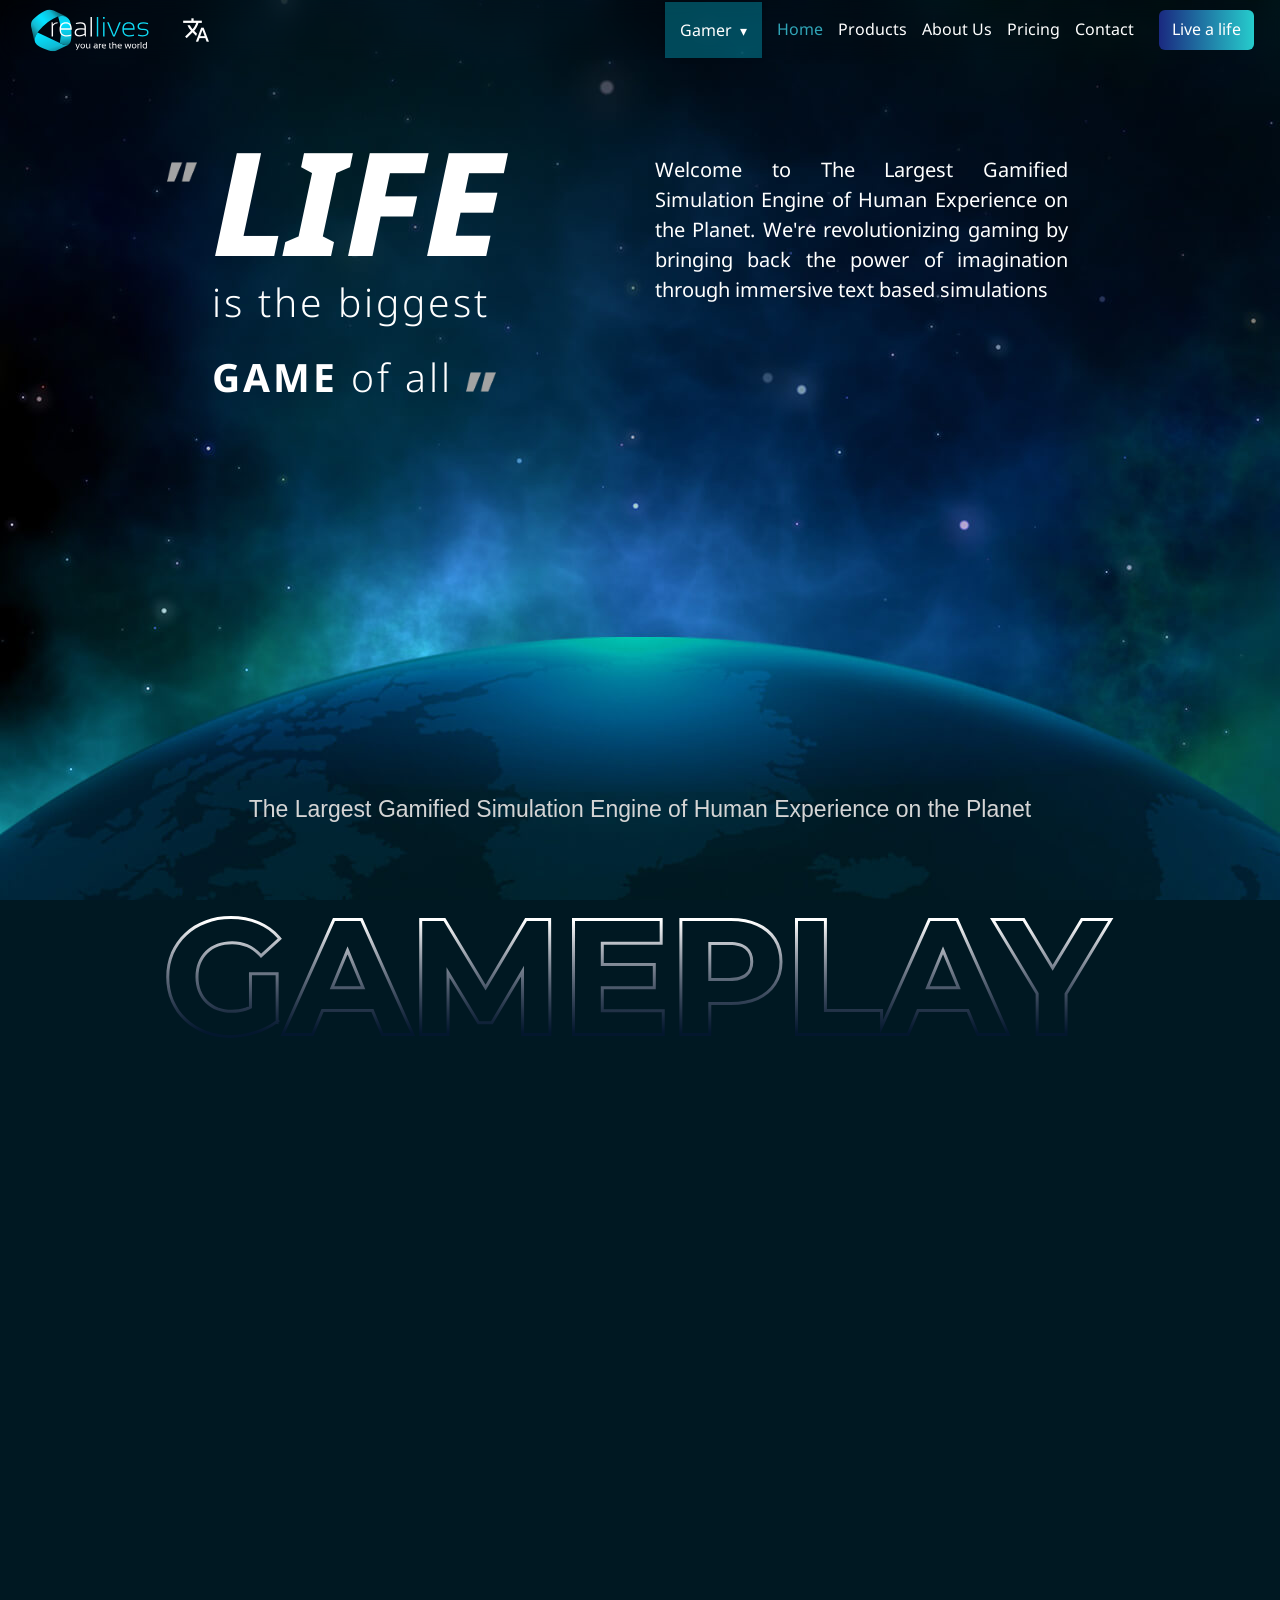
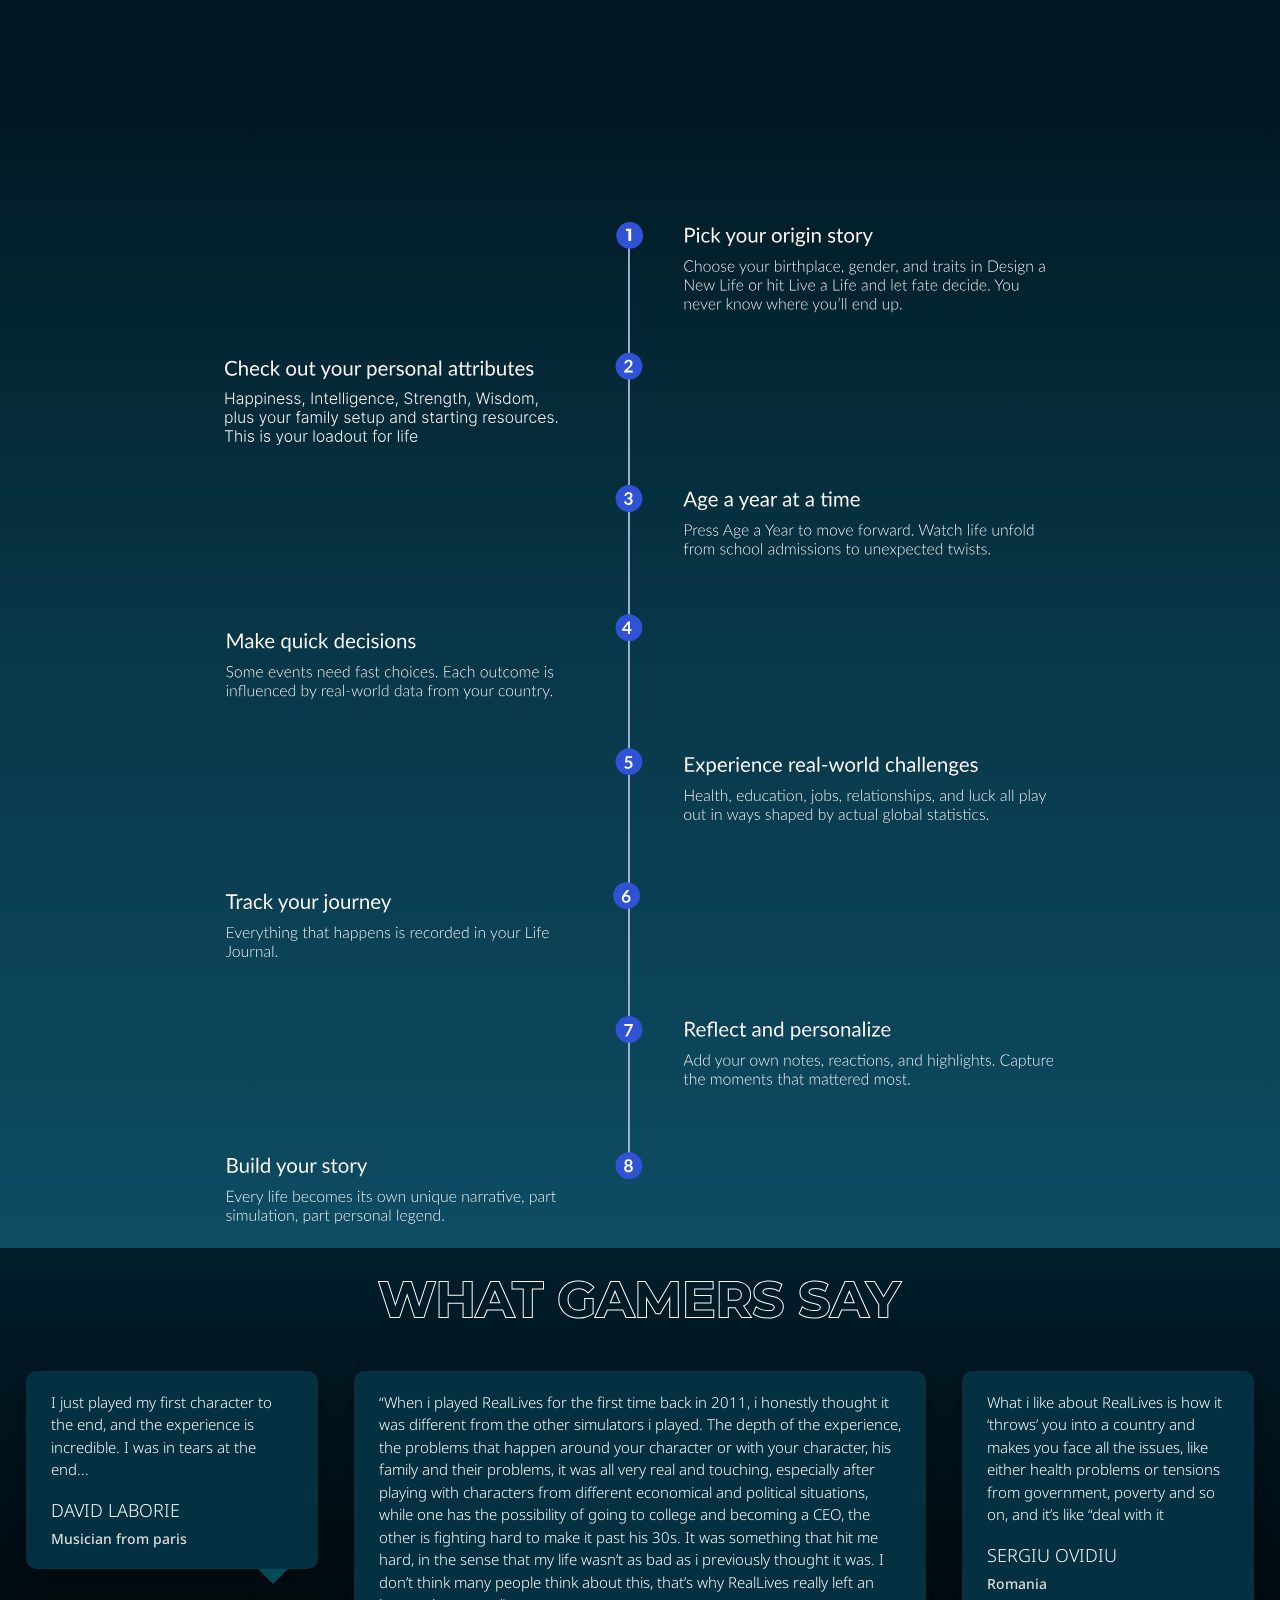
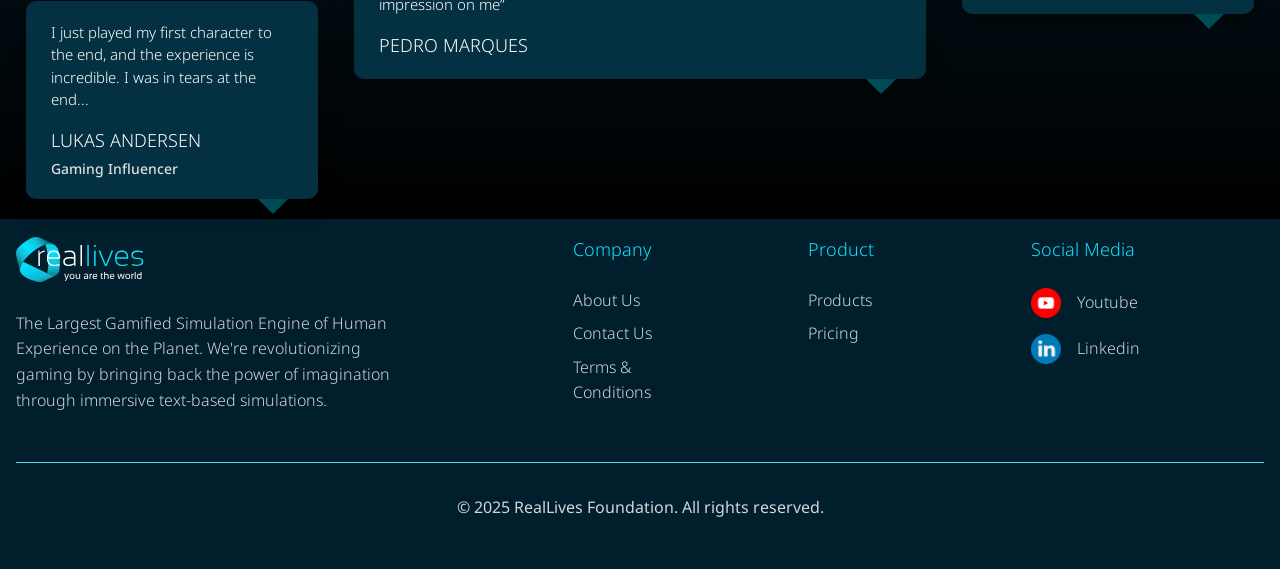
<file: gamer.html>
<!DOCTYPE html>
<html lang="en">
  <head>
    <!-- Google tag (gtag.js) -->
    <script
      async
      src="https://www.googletagmanager.com/gtag/js?id=AW-16856549656"
    ></script>
    <script>
      window.dataLayer = window.dataLayer || [];
      function gtag() {
        dataLayer.push(arguments);
      }
      gtag("js", new Date());
      gtag("config", "AW-16856549656");
    </script>

    <meta charset="UTF-8" />
    <meta name="viewport" content="width=device-width, initial-scale=1.0" />

    <title>RealLives Foundation</title>
    <meta
      name="description"
      content="Empowering Global Citizens Through Immersive Life Simulation"
    />
    <meta
      name="keywords"
      content="RealLives, life simulation, empathy, global citizenship, gamified learning, education technology, changemaker, AI, social impact, cultural awareness, simulation game, global diversity, student engagement, experiential learning, Real AI, RealBoard, Empathy Canvas, ChangeMaker Index"
    />
    <meta name="author" content="RealLives Foundation" />
    <meta
      property="og:title"
      content="RealLives Foundation - Empowering Global Citizens"
    />
    <meta
      property="og:description"
      content="Experience the largest gamified simulation engine of human experience. Foster empathy, global citizenship, and changemaking skills through immersive text-based simulations."
    />
    
    <meta
      name="twitter:title"
      content="RealLives Foundation - Empowering Global Citizens"
    />
    <meta
      name="twitter:description"
      content="Immersive life simulation for empathy, global citizenship, and changemaking."
    />
    

    <meta charset="UTF-8" />
    <meta name="viewport" content="width=device-width, initial-scale=1.0" />

      <meta
      property="og:image"
      content="https://res.cloudinary.com/dexw6sglh/image/upload/v1771840605/reallives-logo_v5cdkc.png"
    />
    <meta
      property="og:image:secure_url"
      content="https://res.cloudinary.com/dexw6sglh/image/upload/v1771840605/reallives-logo_v5cdkc.png"
    />
    <meta property="og:image:type" content="image/png" />
    <meta property="og:title" content="RealLives Foundation" />

    <title>RealLives Foundation</title>
    <meta
      name="description"
      content="Empowering Global Citizens Through Immersive Life Simulation"
    />
    <!-- <link rel="preconnect" href="https://fonts.googleapis.com" />
	<link rel="preconnect" href="https://fonts.gstatic.com" crossorigin /> -->
    <link
      href="https://fonts.googleapis.com/css2?family=Material+Symbols+Outlined"
      rel="stylesheet"
    />

    <!-- <link href="https://fonts.googleapis.com/css2?family=Inter:wght@300;400;500;600;700&display=swap"
		rel="stylesheet" /> -->

    <link rel="stylesheet" href="css/override.css" />
    <link rel="stylesheet" href="css/gamer-css.css" />

    <link rel="stylesheet" href="css/styles.css" />
    <link rel="icon" type="image/svg+xml" href="logo-image/logo.svg" />
    <meta name="theme-color" content="#066d7b" />
  </head>

  <body style="transition: none !important" class="background-pricing">

    <div id="customAlert" class="custom-alert">
      <div class="custom-alert-box">
        <h3>⚠️ Content Protected</h3>
      </div>
    </div>

    <!-- Header -->

    <header class="fixed-postion">
      <div class="container">
        <nav class="nav padding-header">
          <div class="lang-div">
            <a href="index.html" class="logo">
              <div class="logo-icon logo-icon-reallives">
                <img
                  class="image-fit"
                  src="logo-image/reallives-white-logo.svg"
                  alt=""
                />
              </div>
            </a>
            <div class="language-switcher">
              <span
                id="langIcon"
                class="material-symbols-outlined cursor"
                title="Language"
                style="color: white"
                translate="no"
                >translate
              </span>
              <div id="customDropdown" class="dropdown hidden">
                <div data-value="en">English</div>
                <div data-value="ko">Korean</div>
                <div data-value="sw">Swedish</div>
                <div data-value="ja">Japanese</div>
                <div data-value="de">German</div>
                <div data-value="fr">French</div>
                <div data-value="hi">Hindi</div>
                <div data-value="mr">Marathi</div>
                <div data-value="ur">Urdu</div>
                <div data-value="fi">Finnish</div>
                <div data-value="zh-CN">Chinese (Simplified)</div>
                <div data-value="zh-TW">Chinese (Traditional)</div>
                <div data-value="es">Spanish</div>
                <div data-value="th">Thai</div>
                <div data-value="ms">Malay</div>
                <div data-value="id">Bahasa Indonesia</div>
                <div data-value="nl">Dutch</div>
                <div data-value="gsw">Swiss German</div>
                <div data-value="it">Italian</div>
              </div>
            </div>
          </div>
          <div id="google_translate_element" style="display: none"></div>

          <div class="nav-links background-navelink-color">
            <div class="dropdown-wrapper">
              <button class="dropdown-button gamer-btn-color">Gamer</button>
              <div class="dropdown-menu">
                <a href="school-index.html" target="_blank">
                  School
                  <span
                    class="material-symbols-outlined arrow-left"
                    translate="no"
                  >
                    arrow_outward
                  </span>
                </a>
                <a href="university-index.html" target="_blank">
                  University
                  <span
                    class="material-symbols-outlined arrow-left"
                    translate="no"
                  >
                    arrow_outward
                  </span>
                </a>
                <a href="parent-index.html" target="_blank">
                  Home Schoolers
                  <span
                    class="material-symbols-outlined arrow-left"
                    translate="no"
                  >
                    arrow_outward
                  </span>
                </a>
              </div>
            </div>

            <a href="#gamer-home" class="nav-link active white-nagation-color"
              >Home</a
            >

            <a href="#products" class="nav-link white-nagation-color"
              >Products</a
            >

            <a href="#about-us-gamer" class="nav-link white-nagation-color"
              >About Us</a
            >

            <a href="#pricing" class="nav-link white-nagation-color">Pricing</a>

            <a href="#contact-us" class="nav-link white-nagation-color"
              >Contact</a
            >

            <a
              class="live-a-life-btn white-nagation-color"
              href="https://reallivesworld.com/login"
              target="_blank"
            >
              Live a life
            </a>
          </div>

          <button class="mobile-menu-toggle" aria-label="Toggle menu">
            <span class="background-white"></span>
            <span class="background-white"></span>
            <span class="background-white"></span>
          </button>
        </nav>
      </div>
    </header>

    <!-- Lodder Section -->
    <div id="loader-overlay">
      <div class="loader"></div>
    </div>

    <div id="gamer">
      <!-- gamer screen  -->

      <div
        class="container-wrapper-rc gap-gamer tab-panel active"
        id="gamer-home"
      >
        <div class="gamer-container-screen">
          <img
            class="gamer-image-width"
            src="image/background-gamer-image.jpg"
            alt=""
          />

          <div class="gamer-meddle-text">
            <div class="wrapper-gamer-text">
              <div class="text-gamer-title-box">
                <div class="two-box-text-container">
                  <img
                    class="bracetes-style absolute-cots-gamer"
                    src="image/top-bracetes.png"
                    alt=""
                  />

                  <h1 class="life-text">LIFE</h1>

                  <p class="mid-text-gamer">is the biggest</p>

                  <p class="foot-text-style">
                    <span class="game-text-style">GAME </span> of all
                    <img
                      class="bracetes-style"
                      src="image/top-bracetes.png"
                      alt=""
                    />
                  </p>
                </div>

                <div class="two-box-text-container">
                  <p class="data-gamer-top-text">
                    Welcome to The Largest Gamified Simulation Engine of Human
                    Experience on the Planet. We're revolutionizing gaming by
                    bringing back the power of imagination through immersive
                    text based simulations
                  </p>
                </div>

                <!-- <img class="width-image" src="image/gamer-main-text.svg	" alt="" /> -->
              </div>
            </div>

            <p class="gamer-text-1">
              The Largest Gamified Simulation Engine of Human Experience on the
              Planet
            </p>
          </div>
        </div>

        <div class="gamer-gameplay-container">
          <div class="gameplay-text">
            <img src="image-add/GAMEPLAY.svg" alt="" />
          </div>

          <div class="embed-container-box gamer-top-padding">
            <div class="iframe-wrapper">
              <iframe
                class="iframe-width"
                src="https://demo.arcade.software/T3kOXgmqRKrPgCzTcKQF?embed&embed_mobile=tab&embed_desktop=inline&show_copy_link=true"
                frameborder="0"
              ></iframe>
            </div>
          </div>

          <div class="text-image-data-container margin-top-1">
            <img src="image/gamer-timeline.svg" alt="" />
          </div>

          <div class="what-gamer-says-container">
            <div class="what-gamer-say-box flex-center">
              <img src="image-add/WHAT GAMERS SAY.svg" alt="" />
            </div>

            <div class="message-structure-container">
              <div class="gamer-left-box">
                <div class="review-box">
                  <p>
                    I just played my first character to the end, and the
                    experience is incredible. I was in tears at the end...
                  </p>

                  <span class="span-name-title">
                    <div class="review-author">David Laborie</div>

                    <p>Musician from paris</p>
                  </span>
                </div>

                <div class="review-box">
                  <p>
                    I just played my first character to the end, and the
                    experience is incredible. I was in tears at the end...
                  </p>

                  <span class="span-name-title">
                    <div class="review-author">Lukas andersen</div>

                    <p>Gaming Influencer</p>
                  </span>
                </div>
              </div>

              <div class="mid-gamer-box">
                <div class="review-box">
                  <p>
                    “When i played RealLives for the first time back in 2011, i
                    honestly thought it was different from the other simulators
                    i played. The depth of the experience, the problems that
                    happen around your character or with your character, his
                    family and their problems, it was all very real and
                    touching, especially after playing with characters from
                    different economical and political situations, while one has
                    the possibility of going to college and becoming a CEO, the
                    other is fighting hard to make it past his 30s. It was
                    something that hit me hard, in the sense that my life wasn’t
                    as bad as i previously thought it was. I don’t think many
                    people think about this, that’s why RealLives really left an
                    impression on me”
                  </p>

                  <span class="span-name-title">
                    <div class="review-author">pedro marques</div>

                    <!-- <p>Musician from paris</p> -->
                  </span>
                </div>
              </div>

              <div class="gamer-right-box">
                <div class="review-box">
                  <p>
                    What i like about RealLives is how it ‘throws’ you into a
                    country and makes you face all the issues, like either
                    health problems or tensions from government, poverty and so
                    on, and it’s like “deal with it
                  </p>

                  <span class="span-name-title">
                    <div class="review-author">sergiu ovidiu</div>

                    <p>Romania</p>
                  </span>
                </div>
              </div>
            </div>
          </div>
        </div>
      </div>
      <!-- gamer screen  -->

      <!-- about us  -->
      <section
        id="about-us-gamer"
        class="hero-page background-color-transparent p-t-4 tab-panel"
      >
        <div class="container">
          <div class="tabs">
            <button
              class="tab-btn active"
              data-group="group3"
              data-tab="tabE1"
              data-color="#F2D3BC"
            >
              History
            </button>
            <button
              class="tab-btn"
              data-group="group3"
              data-tab="tabE2"
              data-color="#DCF6E0"
            >
              The Team
            </button>
            <button
              class="tab-btn"
              data-group="group3"
              data-tab="tabE3"
              data-color="#DAEDF1"
            >
              Global Support
            </button>
          </div>

          <div class="tab-content active" data-group="group3" id="tabE1">
            <div class="container-history-tab">
              <div class="history-first-container">
                <div class="image-card-reallives width-88">
                  <img src="gamer-image/reallives-start-1.svg" alt="" />
                </div>
                <div class="image-card-reallives width-88">
                  <img src="gamer-image/reallives-start-2.svg" alt="" />
                </div>
                <div class="image-card-reallives width-88">
                  <img src="gamer-image/reallives-start-3.svg" alt="" />
                </div>
                <div class="image-card-reallives width-88">
                  <img src="image/reallives-logo 1.svg" alt="" />
                </div>

                <div class="image-card-reallives width-88">
                  <img src="image/rl-ai-logo.svg" alt="" />
                </div>
              </div>

              <div class="line-arrow-box">
                <div class="line-inner-box">
                  <div class="arrow-box">
                    <div class="line-arrow-2"></div>
                  </div>

                  <div class="arrow-box">
                    <div class="line-arrow-2"></div>
                  </div>

                  <div class="arrow-box">
                    <div class="line-arrow-2"></div>
                  </div>

                  <div class="arrow-box">
                    <div class="line-arrow-2"></div>
                  </div>

                  <div class="arrow-box">
                    <div class="line-arrow-2"></div>
                  </div>
                </div>
              </div>

              <div class="history-second-container">
                <div class="card-realives-version">
                  <p class="reallives-text-version color-gamer-2a">
                    RealLives 2004
                  </p>

                  <p class="reallives-description-text color-gamer-2a">
                    The first widely adopted version of RealLives that
                    introduced players to a simulation of life across the globe.
                    With a basic UI and limited data, this version laid the
                    foundation for what would become a powerful learning tool on
                    global diversity.
                  </p>
                </div>

                <div class="card-realives-version">
                  <p class="reallives-text-version color-gamer-2a">
                    RealLives 2007
                  </p>

                  <p class="reallives-description-text color-gamer-2a">
                    An improved interface and broader country database made this
                    edition more immersive. RealLives 2007 added more life
                    events, cultural depth, and socio-economic details, bringing
                    users closer to the everyday realities of people worldwide.
                  </p>
                </div>

                <div class="card-realives-version">
                  <p class="reallives-text-version color-gamer-2a">
                    RealLives 2014
                  </p>

                  <p class="reallives-description-text color-gamer-2a">
                    With enhanced graphics and better event logic, this version
                    offered a more detailed life simulation experience. It
                    allowed users to make impactful life decisions and see the
                    consequences unfold over time. This version continued as a
                    standalone desktop application.
                  </p>
                </div>

                <div class="card-realives-version">
                  <p class="reallives-text-version color-gamer-2a">
                    RealLives 2017
                  </p>

                  <p class="reallives-description-text color-gamer-2a">
                    This cloud-based version of RealLives, released in October
                    2017, brought the experience online. With a revamped
                    interface and updated global data, it works seamlessly on
                    all modern browsers and operating systems.
                  </p>
                </div>

                <div class="card-realives-version">
                  <p class="reallives-text-version color-gamer-2a">
                    RealLives 2025
                  </p>

                  <p class="reallives-description-text color-gamer-2a">
                    Powered by AI, this edition delivers personalized life
                    paths, smarter event logic, and real-time global data. A
                    modern interface, dynamic cultural scenarios, and adaptive
                    learning tools make this the most immersive and insightful
                    RealLives experience yet.
                  </p>

                  <span class="current-version"> Current Version </span>
                </div>
              </div>
            </div>
          </div>

          <div class="tab-content" data-group="group3" id="tabE2">
            <div class="reallives-inforamation-container">
              <div class="container-founder-reallives">
                <div class="image-title-fouder">
                  <span class="inventor-container">
                    <h1 class="color-white-gamer">Inventor</h1>
                    <p class="color-white-gamer">Kathy and Bob Runyan</p>
                  </span>

                  <div class="inventor-image-box">
                    <img
                      class="width-image"
                      src="image-add/bob-image.jpg"
                      alt=""
                    />
                  </div>
                </div>

                <div
                  class="descritpion-container-founder month-count-text-gamer"
                >
                  <p>
                    Bob Runyan grew up in California's emerging Silicon Valley,
                    where early exposure to technology sparked his lifelong
                    curiosity. His travels through Mexico and Europe as a young
                    soccer player deepened his passion for understanding diverse
                    cultures and perspectives.
                  </p>
                  <p>
                    After serving with the Peace Corps in the Seychelles
                    Islands—where he taught math and computer science—Bob
                    transitioned into computer programming in 1989. In 1996,
                    inspired by technology's potential to build empathy, he
                    conceived software that could simulate life experiences
                    worldwide using real statistical data. This vision led him
                    to found Educational Simulations Inc. and launch RealLives
                    in 2001.
                  </p>
                  <p>
                    The partnership that would transform RealLives began when
                    Bob met Dr. Parag Mankeeker through the Ashoka Foundation,
                    recognizing his exceptional vision for the platform's global
                    potential.
                  </p>
                </div>
              </div>

              <div class="leader-container-section">
                <div
                  class="descritpion-container-founder month-count-text-gamer"
                >
                  <p>
                    Dr. Parag Mankeeker is a social technology entrepreneur
                    whose journey spans medicine, public health, and
                    anthropology. His multidisciplinary expertise has driven him
                    to tackle complex social challenges, from developing
                    innovative hospitals to managing disaster response systems.
                  </p>
                  <p>
                    Parag's work has taken him to the frontlines of
                    understanding global conflicts, including terrorism research
                    in India and Afghanistan. His commitment to positive change
                    has earned him recognition as both an Ashoka Fellow and
                    Salzburg Seminar Fellow.
                  </p>
                  <p>
                    Now leading RealLives' global expansion, Parag is
                    transforming the platform into a powerful tool for building
                    empathy and socio-emotional learning, advancing the shared
                    dream of creating a more empathetic world.
                  </p>
                </div>

                <div class="image-title-fouder">
                  <span class="inventor-container">
                    <h1 class="color-white-gamer">Leader</h1>
                    <p class="color-white-gamer">Dr. Parag Mankeekar</p>
                  </span>

                  <div class="inventor-image-box">
                    <img
                      class="width-image"
                      src="image-add/ceo-image.jpg"
                      alt=""
                    />
                  </div>
                </div>
              </div>

              <div class="team-reallives-container">
                <h1 class="color-white-gamer">Working Team</h1>

                <div class="team-box-mian working-team-background-color">
                  <div class="name-box-colume">
                    <h3 class="name-user text-card-black-gamer">
                      Parag Mankeekar
                    </h3>
                    <p class="name-profile month-count-text-gamer">
                      Team Leader
                    </p>
                  </div>

                  <div class="name-box-colume">
                    <h3 class="name-user text-card-black-gamer">
                      Ravi Gulhane
                    </h3>
                    <p class="name-profile month-count-text-gamer">CTO</p>
                  </div>

                  <div class="name-box-colume">
                    <h3 class="name-user text-card-black-gamer">
                      Ajit Ghanekar
                    </h3>
                    <p class="name-profile month-count-text-gamer">
                      Chief Stasitician
                    </p>
                  </div>

                  <div class="name-box-colume">
                    <h3 class="name-user text-card-black-gamer">
                      Amrapali Pathare
                    </h3>
                    <p class="name-profile month-count-text-gamer">
                      Senior Frontend Developer
                    </p>
                  </div>

                  <div class="name-box-colume">
                    <h3 class="name-user text-card-black-gamer">
                      Atharva Nijampurkar
                    </h3>
                    <p class="name-profile month-count-text-gamer">
                      Senior Backend Developer
                    </p>
                  </div>

                  <div class="name-box-colume">
                    <h3 class="name-user text-card-black-gamer">
                      Pankaj Sapkal
                    </h3>
                    <p class="name-profile month-count-text-gamer">
                      Chief Strategist
                    </p>
                  </div>

                  <div class="name-box-colume">
                    <h3 class="name-user text-card-black-gamer">
                      Vidya Mankeekar
                    </h3>
                    <p class="name-profile month-count-text-gamer">
                      Account and HR
                    </p>
                  </div>

                  <div class="name-box-colume">
                    <h3 class="name-user text-card-black-gamer">
                      Adarsh Vishwakarma
                    </h3>
                    <p class="name-profile month-count-text-gamer">
                      Frontend Developer
                    </p>
                  </div>

                  <div class="name-box-colume">
                    <h3 class="name-user text-card-black-gamer">
                      Viraj Kabbur
                    </h3>
                    <p class="name-profile month-count-text-gamer">
                      Product Manager
                    </p>
                  </div>

                  <div class="name-box-colume">
                    <h3 class="name-user text-card-black-gamer">
                      Janhavi Desai
                    </h3>
                    <p class="name-profile month-count-text-gamer">
                      Translation Intern
                    </p>
                  </div>

                  <div class="name-box-colume">
                    <h3 class="name-user text-card-black-gamer">
                      Sakshi Kulkarni
                    </h3>
                    <p class="name-profile month-count-text-gamer">
                      Translation Intern
                    </p>
                  </div>

                  <div class="name-box-colume">
                    <h3 class="name-user text-card-black-gamer">
                      Bhoomi Luniya
                    </h3>
                    <p class="name-profile month-count-text-gamer">AI Intern</p>
                  </div>
                </div>
              </div>

              <div class="interant-team-member-container">
                <div class="inerant-description-container">
                  <h1 class="text-title-inerant color-white-gamer">
                    Itinerant Team Members
                  </h1>

                  <div
                    class="descritpion-container-founder padding-top-0 month-count-text-gamer"
                  >
                    <p>
                      We extend our deepest gratitude to the many talented
                      professionals from the Neeti team whose significant
                      contributions helped bring this ambitious project to life.
                      Their expertise and dedication laid crucial groundwork for
                      RealLives' continued evolution.
                    </p>

                    <p>
                      Over the past three years, more than 200 passionate
                      interns from diverse backgrounds and disciplines have
                      poured their energy into this labor of love. These
                      remarkable individuals—spanning fields from technology and
                      education to social sciences and design—have each left
                      their mark on RealLives, contributing fresh perspectives,
                      innovative solutions, and countless hours of dedicated
                      work.
                    </p>

                    <p>
                      We are profoundly grateful to the following organizations
                      for their generous support in connecting us with
                      exceptional talent. By providing outstanding interns who
                      shared our vision for building empathy through technology,
                      these institutions have become integral partners in our
                      mission to create a more understanding world. Their
                      commitment to fostering meaningful educational and
                      professional experiences has directly contributed to
                      RealLives' growth and impact.
                    </p>

                    <p>
                      To every intern, mentor, and supporting organization—your
                      contributions have not only advanced our platform but have
                      also embodied the very spirit of global collaboration and
                      cultural exchange that RealLives seeks to promote.
                    </p>
                  </div>
                </div>

                <div class="name-change-animation-box">
                  <div class="name-box black-card-color color-white-gamer">
                    <div class="slot slot-1 color-white-gamer">
                      <p>Manisha Sathe</p>
                      <p>Vivek Rishi</p>
                      <p>Paresh Deshpande</p>
                      <p>Nikhil Jain</p>
                      <p>Purva Deshpande</p>
                      <p>Sateesh Khomne</p>
                      <p>Namita Pandya</p>
                      <p>Abhijit Kuljkarni</p>
                      <p>Aniruddha Bhide</p>
                      <p>Chaitanya Joshi</p>
                      <p>Tejas Chitale</p>
                      <p>Pinaki Dixit</p>
                      <p>Bob Runyan</p>
                    </div>

                    <!-- Slot 2 -->

                    <div class="slot slot-2">
                      <p>Omkar Chandrachud</p>
                      <p>Makarand Vagaskar</p>
                      <p>Dilip Kalantri</p>
                      <p>Dr. Manasi Abhyankar</p>
                      <p>Lukesh Bundele</p>
                      <p>Yogini Barde</p>
                      <p>Aditi Thombre</p>
                      <p>Ramesh Garudkar</p>
                      <p>Sarita Karde</p>
                      <p>Anjani Pathak</p>
                      <p>Jaganntah Shelar</p>
                      <p>Sharvari Kulkarni</p>
                    </div>
                  </div>
                </div>
              </div>
            </div>
          </div>

          <div class="tab-content" data-group="group3" id="tabE3">
            <div class="container-main-global-suport">
              <div class="container-thanks-box">
                <h1 class="special-thanks-title color-white-gamer">
                  Special Thanks
                </h1>

                <div class="special-thanks-container">
                  <div class="colume-box-data special-thanks-backgroundcolor">
                    <div class="image-thanks-box">
                      <img
                        class="width-image"
                        src="global-support-image/thanks-ashoka-img.jpg"
                        alt=""
                      />
                    </div>

                    <p class="text-card-black-gamer">
                      We thank Ashoka for fostering empathy and social
                      innovation worldwide. Their recognition of Dr. Parag
                      Mankeeker as an Ashoka Fellow validated our mission and
                      connected us with a global network of changemakers who
                      share our vision of building cross-cultural understanding
                      through transformative education.
                    </p>
                  </div>

                  <div class="colume-box-data special-thanks-backgroundcolor">
                    <div class="image-thanks-box">
                      <img
                        class="width-image"
                        src="global-support-image/bmgi-img.jpg"
                        alt=""
                      />
                    </div>

                    <p class="text-card-black-gamer">
                      We thank BMGI Global for their strategic partnership and
                      management consulting expertise across India and the Asia
                      Pacific region. Their professional guidance has helped us
                      navigate complex markets while staying true to our mission
                      of creating meaningful educational impact through
                      technology.
                    </p>
                  </div>

                  <div class="colume-box-data special-thanks-backgroundcolor">
                    <div class="image-thanks-box">
                      <img
                        class="width-image"
                        src="global-support-image/impact-world-img.png"
                        alt=""
                      />
                    </div>

                    <p class="text-card-black-gamer">
                      We are grateful to Ashoka Globalizer for accelerating our
                      worldwide impact. Their specialized support in scaling
                      social innovations has been instrumental in helping
                      RealLives reach new communities globally, amplifying our
                      ability to foster empathy and understanding in classrooms
                      around the world.
                    </p>
                  </div>
                </div>
              </div>

              <div class="container-gratfull-reallives">
                <h1 class="special-thanks-title color-white-gamer">
                  Always Grateful
                </h1>

                <div class="colume-gratefull-reallives">
                  <div class="members-colume-box">
                    <div class="image-thanks-box">
                      <img
                        class="width-image"
                        src="global-support-image/Lee Hartwell-img.jpg"
                        alt=""
                      />
                    </div>

                    <div class="descritption-profile-box">
                      <span>
                        <h4 class="memebr-name-title color-white-gamer">
                          Lee Hartwell
                        </h4>
                        <p class="country-title-text text-card-black-gamer">
                          Arizona, USA
                        </p>
                      </span>

                      <p class="member-descritption-text text-card-black-gamer">
                        Nobel Laureate (2001), Nobel Prize in Physiology or
                        Medicine
                      </p>
                    </div>
                  </div>

                  <div class="members-colume-box">
                    <div class="image-thanks-box">
                      <img
                        class="width-image"
                        src="global-support-image/David Gibson-img.jpg"
                        alt=""
                      />
                    </div>

                    <div class="descritption-profile-box">
                      <span>
                        <h4 class="memebr-name-title color-white-gamer">
                          David Gibson
                        </h4>
                        <p class="country-title-text text-card-black-gamer">
                          Perth, Australia
                        </p>
                      </span>

                      <p class="member-descritption-text text-card-black-gamer">
                        Director | Learning Futures | Curtin Learning and
                        Teaching, Australia.
                      </p>
                    </div>
                  </div>

                  <div class="members-colume-box">
                    <div class="image-thanks-box">
                      <img
                        class="width-image"
                        src="global-support-image/Laura Giadorou-Koch-img.jpg"
                        alt=""
                      />
                    </div>

                    <div class="descritption-profile-box">
                      <span>
                        <h4 class="memebr-name-title color-white-gamer">
                          Laura Giadorou-Koch
                        </h4>
                        <p class="country-title-text text-card-black-gamer">
                          NY, USA
                        </p>
                      </span>

                      <p class="member-descritption-text text-card-black-gamer">
                        Practiced corporate law on Wall Street. System-level
                        social entrepreneur and innovative educator & CEO
                      </p>
                    </div>
                  </div>

                  <div class="members-colume-box">
                    <div class="image-thanks-box">
                      <img
                        class="width-image"
                        src="global-support-image/Naresh Shahani-img.jpg"
                        alt=""
                      />
                    </div>

                    <div class="descritption-profile-box">
                      <span>
                        <h4 class="memebr-name-title color-white-gamer">
                          Naresh Shahani
                        </h4>
                        <p class="country-title-text text-card-black-gamer">
                          Mumbai, India
                        </p>
                      </span>

                      <p class="member-descritption-text text-card-black-gamer">
                        MD and Founder, BMGI India Business Coach Innovation and
                        Organic Growth with Consulting Experience
                      </p>
                    </div>
                  </div>

                  <div class="members-colume-box">
                    <div class="image-thanks-box">
                      <img
                        class="width-image"
                        src="global-support-image/Abhay Nalawade-img.jpg"
                        alt=""
                      />
                    </div>

                    <div class="descritption-profile-box">
                      <span>
                        <h4 class="memebr-name-title color-white-gamer">
                          Abhay Nalawade
                        </h4>
                        <p class="country-title-text text-card-black-gamer">
                          Pune, India
                        </p>
                      </span>

                      <p class="member-descritption-text text-card-black-gamer">
                        Advisor for start-ups, technology companies, social
                        organizations, Entrepreneur & Ex-MD/CEO of Thermax
                      </p>
                    </div>
                  </div>

                  <div class="members-colume-box">
                    <div class="image-thanks-box">
                      <img
                        class="width-image"
                        src="global-support-image/Milind Desai-img.jpg"
                        alt=""
                      />
                    </div>

                    <div class="descritption-profile-box">
                      <span>
                        <h4 class="memebr-name-title color-white-gamer">
                          Milind Desai
                        </h4>
                        <p class="country-title-text text-card-black-gamer">
                          Mumbai, India
                        </p>
                      </span>

                      <p class="member-descritption-text text-card-black-gamer">
                        Advisor, Trackball Consultancy Services Private Limited
                      </p>
                    </div>
                  </div>
                </div>
              </div>

              <div class="team-reallives-container">
                <h1 class="text-center color-white-gamer">Thanks</h1>

                <div class="team-box-mian working-team-background-color">
                  <div class="name-box-colume">
                    <h3 class="name-user text-card-black-gamer">
                      Natya Tatineni
                    </h3>
                    <p class="name-profile month-count-text-gamer">
                      Bangalore, India
                    </p>
                  </div>

                  <div class="name-box-colume">
                    <h3 class="name-user text-card-black-gamer">Bob Runyan</h3>
                    <p class="name-profile month-count-text-gamer">
                      Chico, CA, USA
                    </p>
                  </div>

                  <div class="name-box-colume">
                    <h3 class="name-user text-card-black-gamer">
                      Neelesh Kulkarni
                    </h3>
                    <p class="name-profile month-count-text-gamer">
                      Pune, India
                    </p>
                  </div>

                  <div class="name-box-colume">
                    <h3 class="name-user text-card-black-gamer">
                      Anil Paranjape
                    </h3>
                    <p class="name-profile month-count-text-gamer">
                      Pune, India
                    </p>
                  </div>

                  <div class="name-box-colume">
                    <h3 class="name-user text-card-black-gamer">
                      Hemant Karandikar
                    </h3>
                    <p class="name-profile month-count-text-gamer">
                      Pune, India
                    </p>
                  </div>

                  <div class="name-box-colume">
                    <h3 class="name-user text-card-black-gamer">
                      Milind Desai
                    </h3>
                    <p class="name-profile month-count-text-gamer">
                      Mumbai, India
                    </p>
                  </div>

                  <div class="name-box-colume">
                    <h3 class="name-user text-card-black-gamer">
                      Vibhas Chandrachood
                    </h3>
                    <p class="name-profile month-count-text-gamer">
                      Lexington, KY, USA
                    </p>
                  </div>

                  <div class="name-box-colume">
                    <h3 class="name-user text-card-black-gamer">Hiren Bhat</h3>
                    <p class="name-profile month-count-text-gamer">
                      Detroit, MI, USA
                    </p>
                  </div>

                  <div class="name-box-colume">
                    <h3 class="name-user text-card-black-gamer">
                      Parimal Tathawadekar
                    </h3>
                    <p class="name-profile month-count-text-gamer">
                      Detroit, MI, USA
                    </p>
                  </div>

                  <div class="name-box-colume">
                    <h3 class="name-user text-card-black-gamer">
                      Daniel Truran
                    </h3>
                    <p class="name-profile month-count-text-gamer">
                      Madrid, Spain
                    </p>
                  </div>
                </div>
              </div>
            </div>
          </div>
        </div>
      </section>

      <!-- about us  -->

      <!-- pricing  section -->
      <section
        id="pricing"
        class="hero-page background-color-transparent tab-panel padding-top-override-class"
      >
        <div class="container">
          <div class="container-reallives-pricing">
            <div class="wraper-container-pricing-colume">
              <div class="pricing-head-top">
                <span class="head-info-container">
                  <p class="reallives-licenses-text color-card-pricing">
                    RealLives Licenses
                  </p>
                </span>
              </div>

              <div class="wrapper-pricing-gamer">
                <!-- <div class="reallive-licence-work-box"></div> -->

                <div
                  class="wrapper-pricing-content wrapper-inlcuded-and-product"
                >
                  <div
                    class="price-card-box border-none background-gamer-card black-card-color"
                  >
                    <div class="top-header-price gap-0 border-bottom-white">
                      <h3 class="text-licences-class color-card-pricing">
                        Wanderer
                      </h3>

                      <span class="doller-wapper-box">
                        <h5 class="doller-price-text color-card-pricing">
                          $7.99
                        </h5>

                        <p class="month-count-text month-count-text-gamer">
                          /1 Year Validity
                        </p>
                      </span>
                    </div>

                    <div class="bottom-data-text">
                      <div class="price-data-text-lebel">
                        <span class="student-count-and-lives"> </span>

                        <span class="flex-style">
                          <h4 class="total-life-text color-card-pricing">
                            Max Lives : 50
                          </h4>
                        </span>
                      </div>

                      <div class="wrapper-button">
                        <button
                          class="get-started-btn-background black-card-color color-card-pricing openModal"
                        >
                          Get Started
                          <span
                            class="material-symbols-outlined"
                            translate="no"
                          >
                            arrow_forward
                          </span>
                        </button>
                      </div>
                    </div>
                  </div>

                  <div
                    class="price-card-box background-gamer-card border-none black-card-color"
                  >
                    <div class="top-header-price gap-0 border-bottom-white">
                      <h3 class="text-licences-class color-card-pricing">
                        Explore
                      </h3>

                      <span class="flex-center-colume">
                        <div class="inner-price-head">
                          <h5 class="doller-price-text color-card-pricing">
                            $9.99
                          </h5>

                          <p class="month-count-text month-count-text-gamer">
                            / 1 Year Validity
                          </p>
                        </div>
                      </span>

                      <span>
                        <!-- <p class="student-count-text">300 Students</p> -->
                      </span>
                    </div>

                    <div class="bottom-data-text">
                      <div class="price-data-text-lebel">
                        <span class="student-count-and-lives"> </span>
                        <span class="flex-style">
                          <h4 class="total-life-text color-card-pricing">
                            Max Lives : 100
                          </h4>
                        </span>
                      </div>

                      <div class="wrapper-button">
                        <button
                          class="get-started-btn-background black-card-color color-card-pricing openModal"
                        >
                          Get Started
                          <span
                            class="material-symbols-outlined"
                            translate="no"
                          >
                            arrow_forward
                          </span>
                        </button>
                      </div>
                    </div>
                  </div>

                  <div
                    class="price-card-box card-linear-background border-none"
                  >
                    <div class="top-header-price gap-0">
                      <h3 class="text-licences-class color-card-pricing">
                        Voyager
                      </h3>

                      <span class="flex-center-colume">
                        <div class="inner-price-head">
                          <h5 class="doller-price-text color-card-pricing">
                            $12.99
                          </h5>

                          <p class="month-count-text month-count-text-gamer">
                            /2 Year Validity
                          </p>
                        </div>
                      </span>

                      <span>
                        <!-- <p class="student-count-text">300 Students</p> -->
                      </span>
                    </div>

                    <div class="bottom-data-text">
                      <div class="price-data-text-lebel">
                        <span class="student-count-and-lives"> </span>
                        <span class="flex-style">
                          <h4 class="total-life-text color-card-pricing">
                            Max Lives : 200
                          </h4>
                        </span>
                      </div>

                      <div class="wrapper-button">
                        <button class="get-started-btn-background openModal">
                          Get Started
                          <span
                            class="material-symbols-outlined"
                            translate="no"
                          >
                            arrow_forward
                          </span>
                        </button>
                      </div>
                    </div>
                  </div>

                  <div
                    class="price-card-box card-linear-background border-none"
                  >
                    <div class="top-header-price gap-0">
                      <h3 class="text-licences-class color-card-pricing">
                        Trailblazer
                      </h3>

                      <span class="flex-center-colume">
                        <div class="inner-price-head">
                          <h5 class="doller-price-text color-card-pricing">
                            $19.99
                          </h5>

                          <p class="month-count-text month-count-text-gamer">
                            /3 Year Validity
                          </p>
                        </div>
                      </span>

                      <span>
                        <!-- <p class="student-count-text">300 Students</p> -->
                      </span>
                    </div>

                    <div class="bottom-data-text">
                      <div class="price-data-text-lebel">
                        <span class="student-count-and-lives"> </span>
                        <span class="flex-style">
                          <h4 class="total-life-text color-card-pricing">
                            Max Lives : 1000
                          </h4>
                        </span>
                      </div>

                      <div class="wrapper-button">
                        <button class="get-started-btn-background openModal">
                          Get Started
                          <span
                            class="material-symbols-outlined"
                            translate="no"
                          >
                            arrow_forward
                          </span>
                        </button>
                      </div>
                    </div>
                  </div>

                  <div class="wrapper-message-container">
                    <div class="message-card">
                      <p>You Save $600 with this plan</p>
                    </div>
                  </div>
                </div>
              </div>
            </div>

            <div class="wrapper-inlcuded-and-product gap-0">
              <div class="what-included-container flex-center-colume">
                <h3 class="color-white-gamer-text">What’s Included?</h3>

                <p class="description-included-text color-white-gamer-text">
                  All plans include the same core features No hidden costs.
                  Complete transparency
                </p>
              </div>

              <div class="products-grid product-grid-colume margin-top">
                <div
                  class="product-card fade-in product-padding card-grid-class color-background-card-222222"
                  style="
                    animation-delay: 0.2s;
                    animation-fill-mode: forwards;
                    transform: translateY(0px) scale(1);
                  "
                >
                  <div class="product-icon width-flex-class">
                    <img src="logo-image/real-r-logo.svg" alt="" />
                  </div>
                  <h3 class="product-title text-center color-white-gamer-text">
                    RealLives Simulation
                  </h3>
                  <p
                    class="product-description text-center color-white-gamer-text"
                  >
                    Experience life from birth to death in different countries
                    and circumstances. Make decisions that shape your virtual
                    life while learning about global inequalities and cultural
                    differences.
                  </p>
                  <div
                    class="product-features flex-center-colume product-features"
                  >
                    <span
                      class="feature-tag color-white-gamer-text redirect-background-color-card"
                      >Life Simulation</span
                    >
                    <span
                      class="feature-tag color-white-gamer-text redirect-background-color-card"
                      >Cultural Awareness</span
                    >
                  </div>
                  <a
                    href="#products"
                    data-tab="tab1"
                    class="product-link width-flex-class hover-product color-white-gamer-text"
                  >
                    Learn More
                    <svg
                      width="16"
                      height="16"
                      fill="currentColor"
                      viewBox="0 0 16 16"
                    >
                      <path
                        d="M8 0a8 8 0 1 1 0 16A8 8 0 0 1 8 0zM4.5 7.5a.5.5 0 0 0 0 1h5.793l-2.147 2.146a.5.5 0 0 0 .708.708l3-3a.5.5 0 0 0 0-.708l-3-3a.5.5 0 1 0-.708.708L10.293 7.5H4.5z"
                      ></path>
                    </svg>
                  </a>
                </div>

                <div
                  class="product-card fade-in product-padding card-grid-class card-2::before color-background-card-222222"
                  style="
                    animation-delay: 0.2s;
                    animation-fill-mode: forwards;
                    transform: translateY(0px) scale(1);
                  "
                >
                  <div class="product-icon width-flex-class">
                    <img src="logo-image/empathy-logo.svg" alt="" />
                  </div>
                  <h3 class="product-title text-center color-white-gamer-text">
                    Empathy Canvas
                  </h3>
                  <p
                    class="product-description text-center color-white-gamer-text"
                  >
                    A structured reflection framework that helps students
                    process their RealLives experiences and develop deeper
                    empathy through guided self-reflection and peer discussion.
                  </p>
                  <div
                    class="product-features flex-center-colume product-features"
                  >
                    <span
                      class="feature-tag color-white-gamer-text redirect-background-color-card"
                      >Reflection Tool</span
                    >
                    <span
                      class="feature-tag color-white-gamer-text redirect-background-color-card"
                      >Empathy Building</span
                    >
                  </div>
                  <a
                    href="#products"
                    data-tab="tab2"
                    class="product-link width-flex-class hover-product color-white-gamer-text"
                  >
                    Learn More
                    <svg
                      width="16"
                      height="16"
                      fill="currentColor"
                      viewBox="0 0 16 16"
                    >
                      <path
                        d="M8 0a8 8 0 1 1 0 16A8 8 0 0 1 8 0zM4.5 7.5a.5.5 0 0 0 0 1h5.793l-2.147 2.146a.5.5 0 0 0 .708.708l3-3a.5.5 0 0 0 0-.708l-3-3a.5.5 0 1 0-.708.708L10.293 7.5H4.5z"
                      ></path>
                    </svg>
                  </a>
                </div>

                <div
                  class="product-card fade-in product-padding card-grid-class color-background-card-222222"
                  style="
                    animation-delay: 0.2s;
                    animation-fill-mode: forwards;
                    transform: translateY(0px) scale(1);
                  "
                >
                  <div class="product-icon width-flex-class">
                    <img src="logo-image/realboard-logo.svg" alt="" />
                  </div>
                  <h3 class="product-title text-center color-white-gamer-text">
                    RealBoard
                  </h3>
                  <p
                    class="product-description text-center color-white-gamer-text"
                  >
                    A safe, private social platform where students can share
                    their RealLives experiences, engage in meaningful
                    discussions, and learn from diverse perspectives in a
                    moderated environment.
                  </p>
                  <div
                    class="product-features flex-center-colume product-features"
                  >
                    <span
                      class="feature-tag color-white-gamer-text redirect-background-color-card"
                      >Social Platform</span
                    >
                    <span
                      class="feature-tag color-white-gamer-text redirect-background-color-card"
                      >Peer Learning</span
                    >
                  </div>
                  <a
                    href="#products"
                    data-tab="tab3"
                    class="product-link width-flex-class hover-product color-white-gamer-text"
                  >
                    Learn More
                    <svg
                      width="16"
                      height="16"
                      fill="currentColor"
                      viewBox="0 0 16 16"
                    >
                      <path
                        d="M8 0a8 8 0 1 1 0 16A8 8 0 0 1 8 0zM4.5 7.5a.5.5 0 0 0 0 1h5.793l-2.147 2.146a.5.5 0 0 0 .708.708l3-3a.5.5 0 0 0 0-.708l-3-3a.5.5 0 1 0-.708.708L10.293 7.5H4.5z"
                      ></path>
                    </svg>
                  </a>
                </div>

                <div
                  class="product-card fade-in product-padding card-grid-class color-background-card-222222"
                  style="animation-delay: 0.2s; animation-fill-mode: forwards"
                >
                  <div class="product-icon width-flex-class">
                    <img src="logo-image/changemaker-logo.svg" alt="" />
                  </div>
                  <h3 class="product-title text-center color-white-gamer-text">
                    ChangeMaker Index
                  </h3>
                  <p
                    class="product-description text-center color-white-gamer-text"
                  >
                    Revolutionary assessment tool that measures 18 global
                    competencies through gameplay decisions rather than
                    self-reporting, providing authentic insights into student
                    development.
                  </p>
                  <div
                    class="product-features flex-center-colume product-features"
                  >
                    <span
                      class="feature-tag color-white-gamer-text redirect-background-color-card"
                      >Assessment Tool</span
                    >
                    <span
                      class="feature-tag color-white-gamer-text redirect-background-color-card"
                      >18 Competencies</span
                    >
                  </div>
                  <a
                    href="#products"
                    data-tab="tab4"
                    class="product-link width-flex-class hover-product color-white-gamer-text"
                  >
                    Learn More
                    <svg
                      width="16"
                      height="16"
                      fill="currentColor"
                      viewBox="0 0 16 16"
                    >
                      <path
                        d="M8 0a8 8 0 1 1 0 16A8 8 0 0 1 8 0zM4.5 7.5a.5.5 0 0 0 0 1h5.793l-2.147 2.146a.5.5 0 0 0 .708.708l3-3a.5.5 0 0 0 0-.708l-3-3a.5.5 0 1 0-.708.708L10.293 7.5H4.5z"
                      ></path>
                    </svg>
                  </a>
                </div>
              </div>
            </div>
          </div>
        </div>

        <div class="show-tool-info" style="display: none">
          <p>
            Based on your requirements, we recommend the most suitable license
            plan, plus show an alternative option for comparison. All features
            remain the same across plans - only student capacity and life
            credits differ
          </p>
        </div>
      </section>

      <!-- pricing-section  -->

      <!-- product section  -->

      <section
        id="products"
        class="background-color-transparent overflow-hidden padding-hero-top tab-panel"
      >
        <div class="container-override">
          <div class="product-section-container">
            <div class="video-section-container">
              <div class="tabs">
                <button
                  class="tab-btn active"
                  data-group="group1"
                  data-tab="tab1"
                  data-color="#D2F0F5"
                >
                  RealLives Sim
                </button>
                <button
                  class="tab-btn"
                  data-group="group1"
                  data-tab="tab2"
                  data-color="#FBE7BD"
                >
                  RL ChangeMaker Index
                </button>
                <button
                  class="tab-btn"
                  data-group="group1"
                  data-tab="tab3"
                  data-color="#DAC7EB"
                >
                  Empathy Canvas
                </button>
                <button
                  class="tab-btn"
                  data-group="group1"
                  data-tab="tab4"
                  data-color="#A3D0F0"
                >
                  RealBoard
                </button>
                <button
                  class="tab-btn"
                  data-group="group1"
                  data-tab="tab5"
                  data-color="#ACE8F1"
                >
                  Real AI
                </button>
              </div>

              <div
                class="tab-content tab-content-override active"
                data-group="group1"
                id="tab1"
              >
                <div class="container-tab-video-section">
                  <div class="wrapper-video-padding padding-top-0">
                    <section
                      class="hero background-color-transparent padding-top-0"
                    >
                      <!-- add background image  -->

                      <div class="hero-background">
                        <video
                          id="heroVideo"
                          class="width-100"
                          src="video/RL STEM DARK.mp4"
                          autoplay
                          muted
                          loop
                          playsinline
                        ></video>

                        <div class="video-footer-button">
                          <div
                            class="button-number active"
                            onclick="changeVideo('video/RL STEM DARK.mp4', this)"
                          >
                            1
                          </div>

                          <div
                            class="button-number"
                            onclick="changeVideo('video/RL 21ST CENTURY SKILLS DARK.mp4', this)"
                          >
                            2
                          </div>
                        </div>
                      </div>

                      <!-- add background image  -->
                    </section>
                  </div>

                  <div class="reallives-data-container">
                    <div
                      class="reallives-info-data-label padding-add-tab-content"
                    >
                      <div class="left-matter-reallives">
                        <h1 class="white-nagation-color">
                          Why RealLives matters?
                        </h1>

                        <div
                          class="left-paragraph-container white-nagation-color"
                        >
                          <p>
                            Using real-world demographic and economic data, the
                            simulation places students in authentic scenarios
                            where they make decisions about school, work,
                            family, health, and more. Every choice leads to
                            realistic consequences, shaped by global inequality,
                            access, and opportunity.
                          </p>

                          <p>
                            RealLives isn’t just a game—it’s a window into the
                            lived experience of people across the globe. Whether
                            you’re born into a wealthy family in Sweden or a
                            struggling household in rural India, the simulation
                            challenges you to navigate life based on real-world
                            constraints and possibilities.
                          </p>
                        </div>
                      </div>

                      <div class="right-reallives-image">
                        <img src="image-add/reallives-world-img.svg" alt="" />
                      </div>
                    </div>
                  </div>

                  <div class="wrapper-footer-container">
                    <div class="wrapper-footer-padding padding-add-tab-content">
                      <div
                        class="footer-empathy-experience color-background-card-222222"
                      >
                        <div class="overlap-data-container">
                          <h1 class="foster-text-style white-nagation-color">
                            Foster Empathy Through Experience
                          </h1>

                          <p
                            class="foster-description-text white-nagation-color"
                          >
                            By making choices and living consequences, students
                            organically develop empathy. They begin to ask: What
                            would I do in this situation? What opportunities
                            would I miss or gain just by being born elsewhere?
                          </p>
                        </div>
                      </div>
                    </div>

                    <div
                      class="embed-html-container padding-add-tab-content padding-top-0"
                    >
                      <h2
                        class="experience-reallives-text white-nagation-color"
                      >
                        Experience RealLives
                      </h2>

                      <div class="embed-container-box">
                        <div class="iframe-wrapper">
                          <iframe
                            class="iframe-width"
                            src="https://demo.arcade.software/T3kOXgmqRKrPgCzTcKQF?embed&amp;embed_mobile=tab&amp;embed_desktop=inline&amp;show_copy_link=true"
                            frameborder="0"
                          ></iframe>
                        </div>

                        <!-- <iframe
												class="iframe-width"
												src=""
												frameborder="0"
											></iframe> -->
                      </div>
                    </div>

                    <div class="reallives-world-data">
                      <p class="reallives-driven-text white-nagation-color">
                        RealLives is driven by real world data
                      </p>

                      <div class="logo-realives-driven">
                        <div class="logo-driven">
                          <img src="logo-image/united nations.svg" alt="" />
                        </div>

                        <div class="logo-driven">
                          <img src="logo-image/world bank group.svg" alt="" />
                        </div>
                        <div class="logo-driven">
                          <img src="logo-image/lonely planet.svg" alt="" />
                        </div>
                        <div class="logo-driven">
                          <img src="logo-image/birds logo.svg" alt="" />
                        </div>
                      </div>
                    </div>
                  </div>

                  <div
                    class="grid-learning-outcome padding-add-tab-content margin-top background-transparent"
                  >
                    <div class="left-matter-reallives override-padding-larning">
                      <h1 class="color-white-gamer-text">Learning Outcomes</h1>

                      <div class="left-paragraph-container">
                        <div class="check-description-container">
                          <div class="check-box">
                            <h3 class="color-white-gamer-text">1</h3>
                          </div>

                          <div class="wrapper-text-outcomes">
                            <p
                              class="outcome-title-text color-white-gamer-text"
                            >
                              Understand how identity and context shape lives
                            </p>
                            <p
                              class="outcome-title-description color-white-gamer-text"
                            >
                              Examine the influence of geography, gender, and
                              socio-economic status on opportunities,
                              challenges, and life paths.
                            </p>
                          </div>
                        </div>

                        <div class="check-description-container">
                          <div class="check-box">
                            <h3 class="color-white-gamer-text">2</h3>
                          </div>

                          <div class="wrapper-text-outcomes">
                            <p
                              class="outcome-title-text color-white-gamer-text"
                            >
                              Experience global development through simulation
                            </p>
                            <p
                              class="outcome-title-description color-white-gamer-text"
                            >
                              Connect real-world indicators of health,
                              education, and income to personal life journeys.
                            </p>
                          </div>
                        </div>

                        <div class="check-description-container">
                          <div class="check-box">
                            <h3 class="color-white-gamer-text">3</h3>
                          </div>

                          <div class="wrapper-text-outcomes">
                            <p
                              class="outcome-title-text color-white-gamer-text"
                            >
                              Develop critical skills for navigating complexity
                            </p>
                            <p
                              class="outcome-title-description color-white-gamer-text"
                            >
                              Strengthen decision-making, reflection, and
                              systems thinking in response to real-world
                              challenges.
                            </p>
                          </div>
                        </div>

                        <div class="check-description-container">
                          <div class="check-box">
                            <h3 class="color-white-gamer-text">4</h3>
                          </div>

                          <div class="wrapper-text-outcomes">
                            <p
                              class="outcome-title-text color-white-gamer-text"
                            >
                              Engage with global challenges and the SDGs
                            </p>
                            <p
                              class="outcome-title-description color-white-gamer-text"
                            >
                              Explore how everyday choices relate to issues such
                              as poverty, inequality, climate, and health.
                            </p>
                          </div>
                        </div>

                        <div class="check-description-container">
                          <div class="check-box">
                            <h3 class="color-white-gamer-text">5</h3>
                          </div>

                          <div class="wrapper-text-outcomes">
                            <p
                              class="outcome-title-text color-white-gamer-text"
                            >
                              Foster empathy, resilience, and global citizenship
                            </p>
                            <p
                              class="outcome-title-description color-white-gamer-text"
                            >
                              Build awareness of diverse perspectives, reflect
                              on equity and resilience, and embrace
                              interdependence.
                            </p>
                          </div>
                        </div>
                      </div>
                    </div>

                    <div class="goal-image">
                      <img
                        class=""
                        src="image/larning-outcome-image.svg"
                        alt=""
                      />
                    </div>
                  </div>
                </div>
              </div>

              <div
                class="tab-content tab-content-override"
                data-group="group1"
                id="tab2"
              >
                <div class="container-wrapper-rc">
                  <div
                    class="wrapper-real-change-maker padding-add-tab-content"
                  >
                    <div class="realchange-maker-container">
                      <div class="realchangemaker-image">
                        <img src="image/real-change-maker.svg" alt="" />
                      </div>

                      <div class="realchangemaker-data">
                        <h3 class="rcmi-title-text">RCMI</h3>

                        <p class="rcmi-description-text">
                          The RealLives ChangeMaker Index (RCMI) measures how
                          you respond to real-life challenges in the
                          simulation—revealing your strengths in 18 key skills
                          like empathy, leadership, and problem-solving.
                        </p>

                        <div class="rcmi-future-wrapper">
                          <div class="icon-data-row-box">
                            <div class="icon-row-label">
                              <span
                                class="material-symbols-outlined"
                                translate="no"
                              >
                                near_me
                              </span>
                            </div>

                            <p>No quizzes, just your actions</p>
                          </div>

                          <div class="icon-data-row-box">
                            <div class="icon-row-label">
                              <span
                                class="material-symbols-outlined"
                                translate="no"
                              >
                                account_box
                              </span>
                            </div>

                            <p>
                              Personalized profile of your changemaker strengths
                            </p>
                          </div>

                          <div class="icon-data-row-box">
                            <div class="icon-row-label">
                              <span
                                class="material-symbols-outlined"
                                translate="no"
                              >
                                flight_takeoff
                              </span>
                            </div>

                            <p>Future-ready skills for real-world impact</p>
                          </div>
                        </div>
                      </div>
                    </div>
                  </div>

                  <div class="rcmi-cluster-container">
                    <h3 class="clusetr-title-text color-white-gamer-text">
                      RCMI Clusters
                    </h3>

                    <p class="cluster-description-text color-white-gamer-text">
                      RCMI is built on the foundation that effective
                      changemakers excel across four interconnected domains. The
                      assessment system recognizes that true changemaking
                      ability emerges from the balance and integration of these
                      four essential clusters:
                    </p>
                  </div>

                  <div class="wrapper-footer-container">
                    <div
                      class="container-cluster-wrapper padding-add-tab-content"
                    >
                      <div class="footer-empathy-experience cluster-border">
                        <div class="wrapper-colume-4">
                          <div class="colume-4-cluster cluster-one">
                            <p>Personal</p>
                          </div>

                          <div class="colume-4-cluster cluster-two">
                            <p>
                              Inter <br />
                              Personal
                            </p>
                          </div>

                          <div class="colume-4-cluster cluster-three">
                            <p>
                              Contextual <br />
                              Awareness
                            </p>
                          </div>

                          <div class="colume-4-cluster cluster-four">
                            <p>
                              Strategic <br />
                              Thinking
                            </p>
                          </div>
                        </div>
                      </div>

                      <div class="cluster-colume-container">
                        <div class="inner-cluster-colume">
                          <p class="color-white-gamer-text">
                            Internal/Personal Qualities form the foundation -
                            you must first master yourself before leading change
                            in society, others or even in the world.
                          </p>
                        </div>

                        <div class="inner-cluster-colume">
                          <p class="color-white-gamer-text">
                            Interpersonal Competencies  build upon this
                            foundation - enabling you to connect with,
                            influence, and mobilize others toward shared goals.
                          </p>
                        </div>

                        <div class="inner-cluster-colume">
                          <p class="color-white-gamer-text">
                            Contextual Awareness ensures responsible impact -
                            grounding your efforts in ethical responsibility and
                            global understanding.
                          </p>
                        </div>

                        <div class="inner-cluster-colume">
                          <p class="color-white-gamer-text">
                            Strategic Thinking provides the intellectual
                            framework - giving you the tools to analyze complex
                            problems and develop innovative solutions.
                          </p>
                        </div>
                      </div>
                    </div>

                    <div
                      class="grid-larning-outcome-2 background-color-transparent padding-add-tab-content"
                    >
                      <h1 class="text-center color-white-gamer-text">
                        How does it work?
                      </h1>

                      <div class="how-does-image">
                        <img
                          class="width-image"
                          src="image/rcmi-dark-gamer.svg"
                          alt=""
                        />
                      </div>
                    </div>

                    <div
                      class="embed-html-container padding-add-tab-content padding-top-0"
                    >
                      <h2
                        class="experience-reallives-text color-white-gamer-text"
                      >
                        Experience RCMI
                      </h2>

                      <div class="embed-container-box">
                        <iframe
                          class="iframe-width"
                          src="https://demo.arcade.software/i527E8HZo4YlXdSC8arb?embed&embed_mobile=tab&embed_desktop=inline&show_copy_link=true"
                          frameborder="0"
                        ></iframe>
                      </div>
                    </div>
                  </div>
                </div>
              </div>

              <div
                class="tab-content tab-content-override"
                data-group="group1"
                id="tab3"
              >
                <div class="container-wrapper-rc">
                  <div class="empathy-image padding-add-tab-content">
                    <img class="img-fix" src="image/empathy_canvas.svg" />
                  </div>

                  <!-- <div class="row-flex padding-add-tab-content">
								<p class="empathy-title color-white-gamer-text ">
									Our Empathy Canvas has been tailored for RealLives
								</p>
								<div class="emapthy-second">
									<div class="empathy-card">
										<p class="color-white-gamer-text ">
											Q1. How did I connect <br />
											emotionally with each <br />
											family member?
										</p>
										<img class="empathy-card-img" src="image/Q1.svg" />
									</div>
									<div class="empathy-card">
										<p class="color-white-gamer-text ">
											Q2.What responsibilities <br />
											did I see my family <br />
											carrying?
										</p>
										<img class="empathy-card-img" src="image/Q2.svg" />
									</div>
									<div class="empathy-card">
										<p class="color-white-gamer-text ">
											Q3. Socio-economic <br />
											conditions that <br />
											impacted my family?
										</p>
										<img class="empathy-card-img" src="image/Q3.svg" />
									</div>
									<div class="empathy-card">
										<p class="color-white-gamer-text ">
											Q4. What thoughts <br />
											and feelings my family <br />
											shares?
										</p>
										<img class="empathy-card-img" src="image/Q4.svg" />
									</div>
								</div>
								<div class="emapthy-second-inner">
									<div class="empathy-card">
										<p class="color-white-gamer-text ">
											Q5. How did my <br />
											family respond to our <br />
											challenges?
										</p>
										<img class="empathy-card-img" src="image/Q5.svg" />
									</div>
									<div class="empathy-card">
										<p class="color-white-gamer-text ">
											Q6. What external <br />
											pressures did my <br />
											family face?
										</p>
										<img class="empathy-card-img" src="image/Q6.svg" />
									</div>
									<div class="empathy-card">
										<p class="color-white-gamer-text ">
											Q7. What emotions <br />
											did I witness during <br />
											key family moments?
										</p>
										<img class="empathy-card-img" src="image/Q7.svg" />
									</div>
								</div>
							</div> -->

                  <div class="row-flex padding-add-tab-content">
                    <p class="empathy-title color-white-gamer-text">
                      Our Empathy Canvas has been tailored for RealLives
                    </p>
                    <img class="img-fix" src="image/emapthy_canvas_1.svg" />
                  </div>

                  <div class="row-flex padding-add-tab-content">
                    <p class="empathy-title color-white-gamer-text">
                      Get a personalised Empathy Score using Real AI
                    </p>
                    <img class="pdf-hight" src="image/emapthy_canvas_2.svg" />
                  </div>
                </div>
              </div>

              <div
                class="tab-content tab-content-override"
                data-group="group1"
                id="tab4"
              >
                <div class="container-wrapper-rc">
                  <div class="empathy-image padding-add-tab-content">
                    <img class="img-fix" src="image/RealBoard_Banner.svg" />
                  </div>

                  <div class="slider-container-realboard">
                    <div class="side-left-real-box">
                      <h3
                        class="what-realboard-info-text color-white-gamer-text"
                      >
                        What you can do <br />
                        on RealBoard?
                      </h3>
                      <h3
                        class="what-realboard-info-text color-on-pletform color-white-gamer-text"
                      >
                        One Platform <br />
                        Multiple Use Cases
                      </h3>
                    </div>

                    <div class="container-image-arrow">
                      <div class="arrow-left-cont flex-center" id="prevBtn">
                        <span
                          class="material-symbols-outlined arrow-font"
                          translate="no"
                          >arrow_circle_left</span
                        >
                      </div>

                      <div class="image-inner-container">
                        <h4
                          class="creation-section-text color-white"
                          id="sectionTitle"
                        >
                          Create Boards
                        </h4>

                        <div class="container-inner-bottom">
                          <div class="image-slide-container">
                            <img
                              class="custom-slide-image active"
                              src="image/slider-2-dark.svg"
                              alt="1"
                            />
                            <img
                              class="custom-slide-image"
                              src="image/slider-1-dark.svg"
                              alt="2"
                            />
                            <img
                              class="custom-slide-image"
                              src="image/create-cards-svg 1-dark.svg"
                              alt="3"
                            />
                          </div>
                        </div>
                      </div>

                      <div class="arrow-left-cont flex-center" id="nextBtn">
                        <span
                          class="material-symbols-outlined arrow-font"
                          translate="no"
                          >arrow_circle_right</span
                        >
                      </div>
                    </div>
                  </div>

                  <div
                    class="container-realboard-data-2 padding-add-tab-content background-realboard-bottom"
                  >
                    <div class="inner-realboard-container">
                      <h3
                        class="what-realboard-info-text color-white-gamer-text"
                      >
                        Why Educators Love <br />
                        RealBoard?
                      </h3>
                    </div>

                    <div class="left-paragraph-container padding-right-10">
                      <div class="check-description-container">
                        <div class="title-wrapper-description">
                          <h4 class="color-white-gamer-text">
                            1) Safe School-Only Network
                          </h4>

                          <p class="color-white-gamer-text">
                            Understand the impact of geography, gender, and
                            socio-economic status on life paths
                          </p>
                        </div>
                      </div>

                      <div class="check-description-container">
                        <div class="title-wrapper-description">
                          <h4 class="color-white-gamer-text">
                            2) Decision Events Shape the Journey
                          </h4>

                          <p class="color-white-gamer-text">
                            Throughout their life journey, students encounter
                            events that require them to make important decisions
                            about education, work, health, relationships, and
                            society.
                          </p>
                        </div>
                      </div>

                      <div class="check-description-container">
                        <div class="title-wrapper-description">
                          <h4 class="color-white-gamer-text">
                            3) Choices Reveal Who You Are
                          </h4>

                          <p class="color-white-gamer-text">
                            Every choice a student makes reflects their values,
                            problem-solving style, empathy, and leadership
                            tendencies.
                          </p>
                        </div>
                      </div>

                      <div class="check-description-container">
                        <div class="title-wrapper-description">
                          <h4 class="color-white-gamer-text">
                            4) Competencies Get Captured
                          </h4>

                          <p class="color-white-gamer-text">
                            These decisions map to&nbsp;18 ChangeMaking
                            Competencies, like critical thinking, resilience,
                            collaboration, and social awareness.
                          </p>
                        </div>
                      </div>

                      <div class="check-description-container">
                        <div class="title-wrapper-description">
                          <h4 class="color-white-gamer-text">
                            5) ChangeMaker Index Shows Your Impact Potential
                          </h4>

                          <p class="color-white-gamer-text">
                            Finally, students receive a&nbsp;ChangeMaker Index
                            score, a powerful reflection of their changemaking
                            potential, based on real behaviors instead of just
                            self-reported answers.
                          </p>
                        </div>
                      </div>
                    </div>
                  </div>
                </div>
              </div>

              <div
                class="tab-content tab-content-override"
                data-group="group1"
                id="tab5"
              >
                <div class="container-wrapper-rc">
                  <div class="container-real-ai padding-add-tab-content">
                    <div class="real-ai-box">
                      <video
                        class="video-real-ai"
                        src="video/real-ai-video.mp4"
                        autoplay=""
                        muted=""
                        loop=""
                        playsinline=""
                      ></video>
                    </div>
                  </div>

                  <div
                    class="container-turning-lifestory padding-add-tab-content"
                  >
                    <div class="inner-container-life-story">
                      <div class="real-ai-header-box">
                        <div class="logo-r-real-ai">
                          <div class="logo-r-real">
                            <img
                              class="width-image"
                              src="image/real-r-logo.svg"
                              alt=""
                            />
                          </div>

                          <p class="real-ai-text color-white-gamer-text">
                            Real AI
                          </p>
                        </div>

                        <p class="turning-life-text color-white-gamer-text">
                          Turning life stories into insights
                        </p>
                      </div>

                      <div class="turning-ai-story-box">
                        <div class="first-image-grid-top">
                          <div class="image-real-grid">
                            <img src="image/first-reflection.svg" alt="" />
                          </div>

                          <div class="image-real-grid">
                            <img src="image/key-life-value.svg" alt="" />
                          </div>

                          <div class="image-real-grid">
                            <img src="image/sdg-challenge.svg" alt="" />
                          </div>
                        </div>

                        <div class="flex-center">
                          <div class="image-real-grid">
                            <img src="image/birth-story.svg" alt="" />
                          </div>

                          <div class="image-real-grid">
                            <img src="image/life-analysis.svg" alt="" />
                          </div>
                        </div>
                      </div>
                    </div>
                  </div>

                  <div
                    class="container-empathy-rl padding-add-tab-content background-transparent"
                  >
                    <div class="left-real-container">
                      <h3
                        class="what-realboard-info-text color-white-gamer-text"
                      >
                        Empathy Canvas analysis <br />
                        using Real AI
                      </h3>

                      <div class="description-tab-label color-white-gamer-text">
                        <p>
                          The Empathy Canvas, powered by Real AI, is a unique
                          tool that analyzes a user's emotional intelligence
                          based on their responses to 9 carefully designed
                          questions. Each response is processed using our Real
                          AI engine to generate personalized AI reflections,
                          providing deeper insights into the user’s emotional
                          awareness and interpersonal understanding.
                        </p>

                        <p>
                          Based on this analysis, users receive an overall
                          Empathy Score out of 100, along with actionable
                          feedback. This process helps individuals explore their
                          capacity for empathy — a vital trait in changemaking.
                          Real AI also powers the RealLives ChangeMaker Index
                          and other interactive reports, making complex human
                          values like empathy, resilience, and social connection
                          measurable and meaningful.
                        </p>
                      </div>
                    </div>

                    <img class="pdf-hight-2" src="image/emapthy_canvas_2.svg" />
                  </div>

                  <div
                    class="container-empathy-rl padding-add-tab-content background-rcmi background-transparent"
                  >
                    <div class="wrapper-rcmi-padf">
                      <img
                        class="pdf-hight-2"
                        src="image/RealLives_Changemaker_Report-images-0.svg"
                      />
                    </div>

                    <div class="left-real-container">
                      <h3
                        class="what-realboard-info-text color-white-gamer-text"
                      >
                        RCMI analysis using Real AI
                      </h3>

                      <div class="description-tab-label color-white-gamer-text">
                        <p>
                          The RealLives ChangeMaker Index (RCMI), powered by
                          Real AI, measures a user's changemaking potential
                          through their in-game decisions and responses. Based
                          on their score, users are placed in one of five growth
                          stages, Seed, Sprout, Sapling, Plant, or Fruit,
                          reflecting their changemaker journey.
                        </p>

                        <p>
                          The report also includes a Severity Index, which maps
                          the complexity and risks associated with different
                          changemaking domains. Ranging from 1 (low risk) to 10
                          (extreme risk), this index helps users understand the
                          potential challenges in areas like Peace & Conflict,
                          Human Rights, or Environmental Protection. By aligning
                          RCMI scores with domain severity, Real AI offers
                          personalized insights on where users can contribute
                          meaningfully while preparing for the realities of
                          changemaking work.
                        </p>
                      </div>
                    </div>
                  </div>
                </div>
              </div>
            </div>
          </div>
        </div>
      </section>

      <!-- product-section  -->

      <!-- contact-us -->

      <section class="section tab-panel" id="contact-us">
        <div class="container padding-contact-right-left">

          <div class="contact-grid margin-top-1">

                        <div class="contact-form-section">
              <h2 class="section-title text-start">Get in Touch</h2>

              <form id="gform" onsubmit="handleFormSubmit(event)">
                <input
                  type="hidden"
                  name="access_key"
                  value="66469d30-3566-42fe-a853-2d5a0404a9b5"
                />
                <input
                  type="checkbox"
                  name="botcheck"
                  class="hidden"
                  style="display: none"
                />

                <div class="form-group" style="margin-top: 2rem">
                  <label for="firstName">First Name</label>
                  <input
                    type="text"
                    id="firstName"
                    name="first_name"
                    required
                  />
                </div>

                <div class="form-group" style="margin-top: 2rem">
                  <label for="lastName">Last Name</label>
                  <input type="text" id="lastName" name="last_name" required />
                </div>

                <div class="form-group" style="margin-top: 2rem">
                  <label for="email">Email Address</label>
                  <input type="email" id="email" name="email" required />
                </div>

                <div class="form-group" style="margin-top: 2rem">
                  <label for="message">Message</label>
                  <textarea
                    id="message"
                    name="message"
                    rows="5"
                    placeholder="Tell us how we can help you..."
                    required
                  ></textarea>
                </div>

                <div
                  class="h-captcha"
                  data-captcha="true"
                  style="margin-top: 1.5rem"
                ></div>

                <span class="span-gamer-flex">
                  <button
                    type="submit"
                    class="btn btn-primary btn-lg btn-padding-primary"
                    style="margin-top: 2rem"
                  >
                    Send
                  </button>
                  <p style="margin-top: 2rem" id="status"></p>
                </span>
              </form>
            </div>



            <div class="contact-info-section">
              <div class="contact-info contact-flex-colume gamer-selection-btn">
                <h3>Contact Information</h3>

                <div class="contact-item contact-iteam-override">
                  <div class="contact-icon">
                    <svg
                      width="24"
                      height="24"
                      fill="currentColor"
                      viewBox="0 0 24 24"
                    >
                      <path
                        d="M20 4H4c-1.1 0-1.99.9-1.99 2L2 18c0 1.1.9 2 2 2h16c1.1 0 2-.9 2-2V6c0-1.1-.9-2-2-2zm0 4l-8 5-8-5V6l8 5 8-5v2z"
                      />
                    </svg>
                  </div>

                  <div class="flex-column-gamer">
                    <h4 class="color-white-text margin-bottom-2">Email</h4>
                    <p class="color-white-text">Support@reallivesworld.com</p>
                  </div>
                </div>

                <div class="contact-item contact-iteam-override">
                  <div class="contact-icon">
                    <svg
                      width="24"
                      height="24"
                      fill="currentColor"
                      viewBox="0 0 24 24"
                    >
                      <path
                        d="M12 2C8.13 2 5 5.13 5 9c0 5.25 7 13 7 13s7-7.75 7-13c0-3.87-3.13-7-7-7zm0 9.5c-1.38 0-2.5-1.12-2.5-2.5s1.12-2.5 2.5-2.5 2.5 1.12 2.5 2.5-1.12 2.5-2.5 2.5z"
                      />
                    </svg>
                  </div>

                  <div>
                    <h4 class="color-white-text margin-bottom-2">Address</h4>
                    <p class="color-white-text">Pune, India</p>
                  </div>
                </div>
              </div>
              <!-- <div class="quick-links">
							<h3>Quick Links</h3>
							<ul>
								<li><a href="trial.html">Start Free Trial</a></li>
								<li><a href="support.html">Technical Support</a></li>
								<li><a href="resources.html">Resources & Guides</a></li>
								<li><a href="academic-license.html">Academic Licensing</a></li>
							</ul>
						</div> -->
            </div>

          </div>
        </div>
      </section>

      <!-- scrool btn -->
      <button id="backToTop">
        <img class="scroll-icon" src="image/scroll-up-white.svg" />
      </button>

      <!-- Footer -->

      <footer class="footer footer-gamer-background">
        <div class="container">
          <div class="footer-content footer-structure-override">
            <div class="footer-section max-width-400">
              <div class="footer-logo margin-bottom-0">
                <div class="gamer-reallives-white">
                  <img src="logo-image/reallives-white-logo.svg" alt="" />
                </div>
              </div>
              <p class="footer-description">
                The Largest Gamified Simulation Engine of Human Experience on
                the Planet. We're revolutionizing gaming by bringing back the
                power of imagination through immersive text-based simulations.
              </p>
            </div>

            <div class="footer-section">
              <h4 class="footer-title color-aqua-text">Company</h4>
              <ul class="footer-links">
                <li>
                  <a class="product-link font-wight-400" href="#about-us-gamer"
                    >About Us</a
                  >
                </li>
                <li>
                  <a class="product-link font-wight-400" href="#contact-us "
                    >Contact Us</a
                  >
                </li>
                <li>
                  <a
                    class="font-wight-400"
                    href="https://support.reallivesworld.com/"
                    target="_blank"
                    >Terms &
                    <br />
                    Conditions</a
                  >
                </li>
                <!-- <li><a href="changemaker-index.html">ChangeMaker Index</a></li> -->
              </ul>
            </div>

            <div class="footer-section">
              <h4 class="footer-title color-aqua-text">Product</h4>
              <ul class="footer-links">
                <li>
                  <a class="product-link font-wight-400" href="#products"
                    >Products</a
                  >
                </li>
                <li>
                  <a class="product-link font-wight-400" href="#pricing"
                    >Pricing</a
                  >
                </li>
                <!-- <li><a href="resources.html">Resources</a></li> -->
              </ul>
            </div>

            <div class="footer-section">
              <h4 class="footer-title color-aqua-text">Social Media</h4>
              <ul class="footer-links">
                <span class="flex-center-colume gap-1">
                  <div class="logo-gooter-text">
                    <img src="image/youtube-image.svg" alt="" />

                    <a
                      href="https://www.youtube.com/@reallivessimulation-empathy"
                      target="_blank"
                      >Youtube</a
                    >
                  </div>

                  <div class="logo-gooter-text">
                    <img src="image/linkden-image.svg" alt="" />

                    <a
                      href="https://www.linkedin.com/in/reallives/recent-activity/newsletter/"
                      target="_blank"
                      >Linkedin</a
                    >
                  </div>
                </span>

                <!-- <li><a href="about.html">About Us</a></li> -->
                <!-- <li><a href="contact.html">Contact</a></li> -->
              </ul>
            </div>
          </div>

          <div class="footer-bottom gamer-footer-top">
            <p>&copy; 2025 RealLives Foundation. All rights reserved.</p>
          </div>
        </div>
      </footer>
    </div>

    <style>
      #backToTop {
        position: fixed;
        bottom: 2rem;
        right: 2rem;
        background: #296c8a;
        color: #333;
        border: none;
        padding: 3px;
        cursor: pointer;
        z-index: 1000;
        font-size: 1rem;
        border-radius: 50%;
        cursor: pointer;
        display: none;
        transition: opacity 0.3s;
        width: 60px;
        height: 60px;
        align-items: center;
        justify-content: center;
        box-shadow: #bdbdbd;
        box-shadow: 0 4px 6px rgba(0, 0, 0, 0.3);
      }

      #backToTop.show {
        display: flex;
        justify-content: center;
        align-items: center;
      }

      .scroll-icon {
        width: 2.5rem !important;
      }

      .tab-btn {
        color: white;
      }

      #langIcon {
        font-size: 28px;
        color: black;
      }

      .dropdown {
        position: absolute;
        position: absolute;
        top: 3.5rem;
        left: 17rem;
        background: #333;
        border-radius: 12px;
        box-shadow: 0 2px 6px rgba(0, 0, 0, 0.2);
        width: 200px;
        max-height: 250px;
        overflow-y: auto;
        z-index: 1000;
        color: white;
      }

      .dropdown div {
        padding: 10px;
        cursor: pointer;
      }

      .dropdown div:hover {
        background-color: rgb(31, 85, 234);
      }

      .hidden {
        display: none;
      }

      .language-switcher {
        display: flex;
        align-items: center;
        gap: 8px;
      }

      .lang-div {
        display: flex;
        justify-content: space-between;
        align-items: center;
        gap: 1rem;
      }

      * {
        margin: 0;
        padding: 0;
        box-sizing: border-box;
      }

      body {
        font-family: sans-serif;
      }

      /* Loader overlay */
      #loader-overlay {
        position: fixed;
        top: 0;
        left: 0;
        width: 100%;
        height: 100%;
        display: flex;
        align-items: center;
        justify-content: center;
        background: black;
        /* or black for gamer */
        z-index: 9999;
      }

      .loader {
        width: 40px;
        aspect-ratio: 1;
        position: relative;
      }

      .loader:before,
      .loader:after {
        content: "";
        position: absolute;
        top: 0;
        left: 0;
        margin: -8px 0 0 -8px;
        width: 16px;
        aspect-ratio: 1;
        background: #10dcf6;
        animation: l2-1 2s infinite, l2-2 1s infinite;
      }

      .loader:after {
        background: #018395;
        animation-delay: -1s, 0s;
      }

      @keyframes l2-1 {
        0% {
          top: 0;
          left: 0;
        }

        25% {
          top: 100%;
          left: 0;
        }

        50% {
          top: 100%;
          left: 100%;
        }

        75% {
          top: 0;
          left: 100%;
        }

        100% {
          top: 0;
          left: 0;
        }
      }

      @keyframes l2-2 {
        40%,
        50% {
          transform: rotate(0.25turn) scale(0.5);
        }

        100% {
          transform: rotate(0.5turn) scale(1);
        }
      }

      #gamer {
        display: none;
      }
    </style>

    <script src="https://web3forms.com/client/script.js" async defer></script>

    <script>
      async function handleFormSubmit(event) {
        event.preventDefault();
        const status = document.getElementById("status");
        const form = event.target;

        const hCaptcha = form.querySelector(
          'textarea[name="h-captcha-response"]',
        );
        if (!hCaptcha || hCaptcha.value === "") {
          status.innerText = "⚠️ Please complete the captcha.";
          status.style.color = "orange";
          return;
        }

        status.innerText = "⏳ Sending...";
        status.style.color = "blue";

        const formData = new FormData(form);
        const object = Object.fromEntries(formData);
        const json = JSON.stringify(object);

        try {
          const response = await fetch("https://api.web3forms.com/submit", {
            method: "POST",
            headers: {
              "Content-Type": "application/json",
              Accept: "application/json",
            },
            body: json,
          });

          const result = await response.json();

          if (result.success) {
            status.innerText = "✅ Response submitted successfully!";
            status.style.color = "green";
            form.reset();
            hcaptcha.reset();
          } else {
            status.innerText = "❌ Error: " + result.message;
            status.style.color = "red";
          }
        } catch (error) {
          status.innerText = "❌ Network Error. Try again.";
          status.style.color = "red";
        }

        setTimeout(() => {
          status.innerText = "";
        }, 4000);
      }
    </script>

      <script>
      const customAlert = document.getElementById("customAlert");
      let alertTimeout;

      function showAlert() {
        if (customAlert.style.display !== "flex") {
          customAlert.style.display = "flex";

          clearTimeout(alertTimeout);

          alertTimeout = setTimeout(() => {
            customAlert.style.display = "none";
          }, 2000);
        }
      }

      document.addEventListener("contextmenu", function (e) {
        e.preventDefault();
        e.stopPropagation();
        showAlert();
      });

      document.querySelectorAll("img").forEach((img) => {
        img.addEventListener("dragstart", function (e) {
          e.preventDefault();
          e.stopPropagation();
          showAlert();
        });
      });

      document.addEventListener("keydown", function (e) {
        if (e.ctrlKey && (e.key === "s" || e.key === "u")) {
          e.preventDefault();
          e.stopPropagation();
          showAlert();
        }

        if (e.ctrlKey && e.shiftKey && (e.key === "I" || e.key === "i")) {
          e.preventDefault();
          e.stopPropagation();
          showAlert();
        }
      });
    </script>


    <div class="modal-overlay" id="modalOverlay"></div>

    <div class="modal-register" id="registerModal">
      <div class="description-modal-box">
        <p class="top-title-head">You’re almost there</p>

        <p class="description-title">
          You’ll be redirected to a quick registration form to get started with
          your Gamer License. No payment is required at this stage, we’ll
          only collect basic details.
        </p>
      </div>

      <div class="button-wrapper-box">
        <button class="go-back-btn" id="closeModal" type="button">
          Go Back
        </button>

        <a href="https://reallivesworld.com/register-gamer">
          <button class="register-btn">Start Registration</button>
        </a>
      </div>
    </div>

    <script>
      const openBtns = document.querySelectorAll(".openModal");
      const modal = document.getElementById("registerModal");
      const closeBtn = document.getElementById("closeModal");
      const overlay = document.getElementById("modalOverlay");

      // Open modal on all buttons

      openBtns.forEach((btn) => {
        btn.addEventListener("click", () => {
          modal.classList.add("activemodal");
          overlay.classList.add("active");
        });
      });

      function closeModal() {
        modal.classList.remove("activemodal");
        overlay.classList.remove("active");
      }

      closeBtn.addEventListener("click", closeModal);
      overlay.addEventListener("click", closeModal);
    </script>

    <script type="text/javascript">
      function googleTranslateElementInit() {
        new google.translate.TranslateElement(
          { pageLanguage: "en", autoDisplay: false },
          "google_translate_element"
        );
      }

      document.addEventListener("DOMContentLoaded", function () {
        const langIcon = document.getElementById("langIcon");
        const dropdown = document.getElementById("customDropdown");

        // toggle dropdown on icon click
        langIcon.addEventListener("click", function () {
          dropdown.classList.toggle("hidden");
        });

        // handle selection
        dropdown.querySelectorAll("div").forEach((option) => {
          option.addEventListener("click", function () {
            const language = this.getAttribute("data-value");
            const selectField = document.querySelector("select.goog-te-combo");

            if (selectField) {
              selectField.value = language;
              selectField.dispatchEvent(new Event("change"));
            }

            dropdown.classList.add("hidden"); // close dropdown after selection
          });
        });

        // close if click outside
        document.addEventListener("click", function (e) {
          if (!langIcon.contains(e.target) && !dropdown.contains(e.target)) {
            dropdown.classList.add("hidden");
          }
        });
      });
    </script>

    <script>
      document.addEventListener("DOMContentLoaded", function () {
        const tabButtons = document.querySelectorAll(".tab-btn");

        tabButtons.forEach((button) => {
          button.addEventListener("click", () => {
            const group = button.getAttribute("data-group");

            // Reset all buttons in this group
            document
              .querySelectorAll(`.tab-btn[data-group="${group}"]`)
              .forEach((btn) => {
                btn.classList.remove("active");
                btn.style.backgroundColor = "";

                if (btn !== button && group === "group2") {
                  const clickedIsTab51 =
                    button.getAttribute("data-tab") === "tab51";
                  btn.style.color = clickedIsTab51 ? "#000" : "#fff";
                } else if (btn !== button && group === "group1") {
                  btn.style.color = "#fff";
                } else {
                  btn.style.color = "#fff";
                }

                document.addEventListener("DOMContentLoaded", function () {
                  const langIcon = document.getElementById("langIcon");
                  const dropdown = document.getElementById("customDropdown");

                  // toggle dropdown on icon click
                  langIcon.addEventListener("click", function () {
                    dropdown.classList.toggle("hidden");
                  });

                  // handle selection
                  dropdown.querySelectorAll("div").forEach((option) => {
                    option.addEventListener("click", function () {
                      const language = this.getAttribute("data-value");
                      const selectField = document.querySelector(
                        "select.goog-te-combo"
                      );

                      if (selectField) {
                        selectField.value = language;
                        selectField.dispatchEvent(new Event("change"));
                      }

                      dropdown.classList.add("hidden"); // close dropdown after selection
                    });
                  });

                  // close if click outside
                  document.addEventListener("click", function (e) {
                    if (
                      !langIcon.contains(e.target) &&
                      !dropdown.contains(e.target)
                    ) {
                      dropdown.classList.add("hidden");
                    }
                  });
                });
              });
          });
        });
      });
    </script>

    <script
      async
      defer
      type="text/javascript"
      src="//translate.google.com/translate_a/element.js?cb=googleTranslateElementInit"
    ></script>

    <script src="js/script.js"></script>

    <script src="js/script2.js"></script>

    <!-- <script>
      let submitted = false;
      function showMessage() {
        if (submitted) {
          document.getElementById("status").innerText =
            "✅ Response submitted successfully!";
          document.getElementById("gform").reset();
          setTimeout(() => {
            document.getElementById("status").innerText = "";
          }, 3000);
          submitted = false;
        }
      }
      document.getElementById("hidden_iframe").onload = showMessage;
    </script> -->

    <script>

      const button = document.getElementById("backToTop");

  
      window.addEventListener("scroll", () => {
        if (window.scrollY > 200) {
          button.classList.add("show");
        } else {
          button.classList.remove("show");
        }
      });


      button.addEventListener("click", () => {
        window.scrollTo({
          top: 0,
          behavior: "smooth",
        });
      });
    </script>

    <script>
      window.addEventListener("DOMContentLoaded", () => {
        setTimeout(() => {
          document.getElementById("loader-overlay").style.display = "none";
          document.getElementById("gamer").style.display = "block";
        }, 500);
      });
    </script>

    <!-- captcha code js  -->

    <!-- <script src="https://www.google.com/recaptcha/api.js" async defer></script> -->

    <!-- <script>
      function validateCaptcha() {
        const response = grecaptcha.getResponse();
        if (!response) {
          document.getElementById("status").innerText =
            "⚠️ Please verify that you are not a robot.";
          return false; 
        }
        document.getElementById("status").innerText = "✅ Submitting...";
        return true; 
      }
    </script> -->

  </body>
</html>
</file>
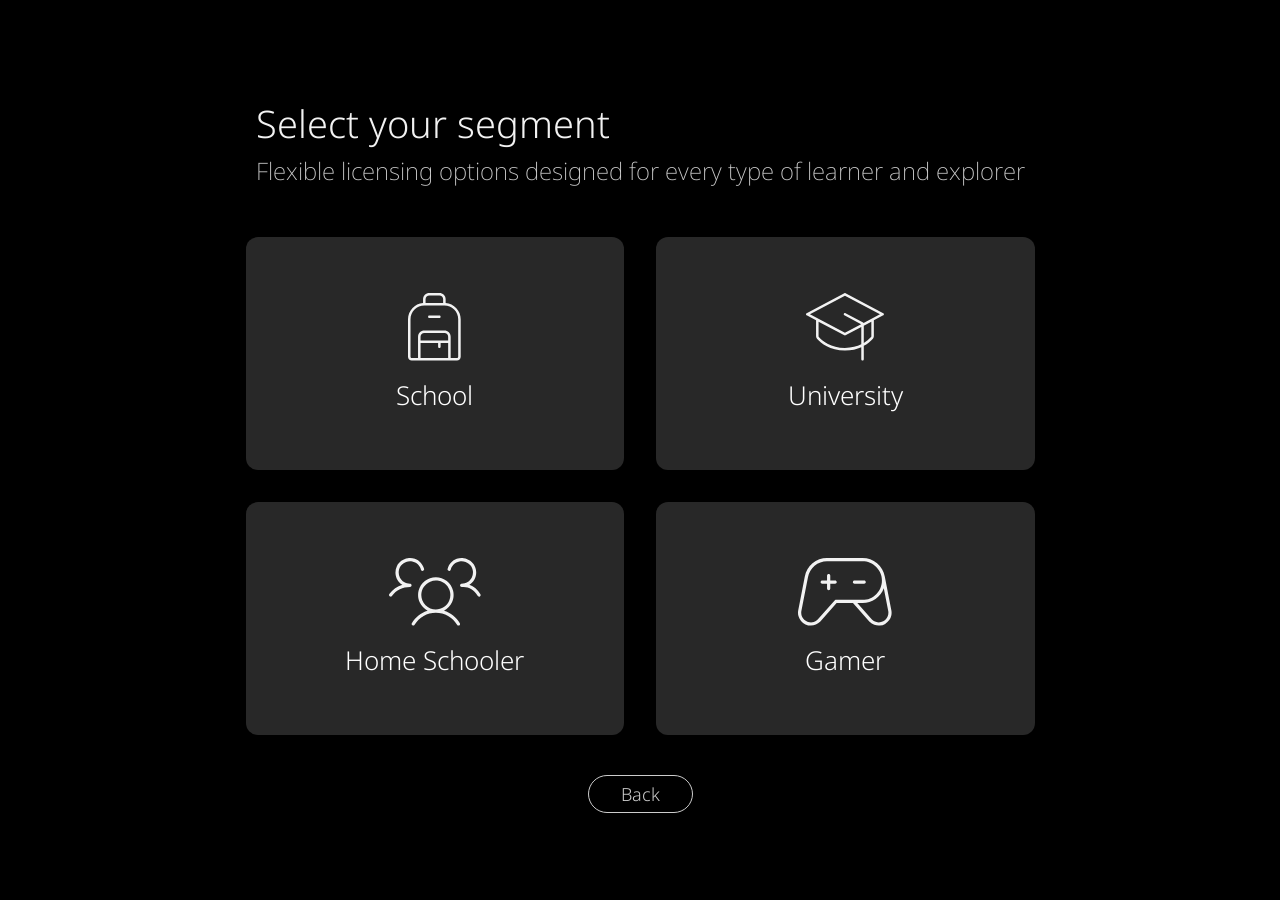
<file: license.html>
<!DOCTYPE html>
<html lang="en">
  <head>
    <!-- Google tag (gtag.js) -->
    <script
      async
      src="https://www.googletagmanager.com/gtag/js?id=AW-16856549656"
    ></script>
    <script>
      window.dataLayer = window.dataLayer || [];
      function gtag() {
        dataLayer.push(arguments);
      }
      gtag("js", new Date());

      gtag("config", "AW-16856549656");
    </script>
    <meta charset="UTF-8" />
    <meta name="viewport" content="width=device-width, initial-scale=1.0" />
    <link rel="stylesheet" href="css/license.css" />
    <meta name="theme-color" content="#008193" />

    <link rel="icon" type="image/svg+xml" href="logo-image/logo.svg" />
    <link
      href="https://fonts.googleapis.com/css2?family=Material+Symbols+Outlined"
      rel="stylesheet"
    />

    <title>RealLives Foundation</title>
  </head>

  <body>
    <!-- <div class="child-license-card-2-container" id="licence-home"></div> -->

    <div id="licence-home">
      <div class="flex-center">
        <div class="child-license-card-container">
          <div class="top-outer-box">
            <p class="text-select-segment">Select your segment</p>

            <p class="text-description-segment">
              Flexible licensing options designed for every type of learner and
              explorer
            </p>
          </div>

          <!-- Mobile box structure  -->

          <div class="mobile-show-style">
            <div class="container-box-card">
              <a class="text-decoration-none" href="school-index.html#pricing">
                <div class="mobile-background-color">
                  <div class="icon-box-child">
                    <img src="image-add/Vector-1.svg" alt="" />
                  </div>

                  <p class="smillar-text-font">School</p>
                </div>
              </a>

              <a
                class="text-decoration-none"
                href="university-index.html#pricing"
              >
                <div class="mobile-background-color">
                  <div class="icon-box-child">
                    <img src="image-add/Vector-2.svg" alt="" />
                  </div>

                  <p class="smillar-text-font university-text-color">
                    University
                  </p>
                </div>
              </a>

              <a class="text-decoration-none" href="parent-index.html#pricing">
                <div class="mobile-background-color">
                  <div class="icon-box-child">
                    <img src="image-add/Vector-3.svg" alt="" />
                  </div>

                  <p class="smillar-text-font family-text-color-2">Family</p>
                </div>
              </a>

              <a class="text-decoration-none" href="gamer.html#pricing">
                <div class="mobile-background-color">
                  <div class="icon-box-child">
                    <img src="image-add/vector-4.svg" alt="" />
                  </div>
                  <p class="smillar-text-font gamer-text-color">Gamer</p>
                </div>
              </a>
            </div>
          </div>

          <!-- Mobile box structure  -->

          <!-- web box structure  -->

          <div class="web-show-style">
            <div class="container-box-card">
              <div class="cards-license-button" onclick="openDiv('schoolDiv')">
                <div class="icon-box-child">
                  <img src="image-add/Vector-1.svg" alt="" />
                </div>

                <p class="smillar-text-font">School</p>
              </div>

              <div
                class="cards-license-button"
                onclick="openDiv('universityDiv')"
              >
                <div class="icon-box-child">
                  <img src="image-add/Vector-2.svg" alt="" />
                </div>

                <p class="smillar-text-font university-text-color">
                  University
                </p>
              </div>

              <div class="cards-license-button" onclick="openDiv('familyDiv')">
                <div class="icon-box-child">
                  <img src="image-add/Vector-3.svg" alt="" />
                </div>

                <p class="smillar-text-font family-text-color-2">
                  Home Schooler
                </p>
              </div>

              <div class="cards-license-button" onclick="openDiv('gamerDiv')">
                <div class="icon-box-child">
                  <img src="image-add/vector-4.svg" alt="" />
                </div>
                <p class="smillar-text-font gamer-text-color">Gamer</p>
              </div>
            </div>
          </div>

          <!-- web box structure  -->

          <div class="button-back-container flex-center">
            <a class="text-decoration-none" href="index.html">
              <button class="back-button-style" onclick="goBack()">Back</button>
            </a>
          </div>
        </div>
      </div>
    </div>

    <div id="schoolDiv" class="content-div">
      <div class="container-package-outer">
        <div class="container-package-outer">
          <div class="background-box-color"></div>

          <div class="content-package-box-container">
            <div class="top-outer-box">
              <p class="text-select-segment school-text-color">School</p>

              <p class="text-description-segment">
                Empower young minds to turn empathy into action
              </p>
            </div>

            <div class="content-package-outer">
              <div class="left-side-container">
                <div class="first-child-package-box">
                  <p>ChangeMaker School - Small</p>

                  <div class="pricing-box-outer">
                    <div class="pricing-devide-box border-right">
                      <p class="doller-price-text">$599</p>
                      <p class="student-count-text">500 students</p>
                    </div>

                    <div class="pricing-devide-box">
                      <span class="span-style">
                        <p class="validity-text-style-1">1 year validity</p>
                        <!-- <p class="validity-text-style-1">1.20$ per student</p> -->
                        <p class="validity-text-style-1">$599 on renewal</p>
                      </span>
                    </div>
                  </div>

                  <div class="button-by-licenses flex-center">
                    <button
                      class="explor-btn-new openModal"
                      fdprocessedid="7y93pq"
                    >
                      Buy License
                      <span class="material-symbols-outlined">
                        arrow_forward
                      </span>
                    </button>
                  </div>
                </div>

                <div class="first-child-package-box">
                  <p>ChangeMaker School - Medium</p>

                  <div class="pricing-box-outer">
                    <div class="pricing-devide-box border-right">
                      <p class="doller-price-text">$799</p>
                      <p class="student-count-text">800 students</p>
                    </div>

                    <div class="pricing-devide-box">
                      <span class="span-style">
                        <p class="validity-text-style-1">1 year validity</p>
                        <!-- <p class="validity-text-style-1">1.20$ per student</p> -->
                        <p class="validity-text-style-1">$799 on renewal</p>
                      </span>
                    </div>
                  </div>

                  <div class="button-by-licenses flex-center">
                    <button
                      class="explor-btn-new openModal"
                      fdprocessedid="7y93pq"
                    >
                      Buy License
                      <span class="material-symbols-outlined">
                        arrow_forward
                      </span>
                    </button>
                  </div>
                </div>

                <div class="first-child-package-box">
                  <p>ChangeMaker School - Big</p>

                  <div class="pricing-box-outer">
                    <div class="pricing-devide-box border-right">
                      <p class="doller-price-text">$1,199</p>
                      <p class="student-count-text">1,100 students</p>
                    </div>

                    <div class="pricing-devide-box">
                      <span class="span-style">
                        <p class="validity-text-style-1">1 year validity</p>
                        <!-- <p class="validity-text-style-1">1.10$ per student</p> -->
                        <p class="validity-text-style-1">$1,199 on renewal</p>
                      </span>
                    </div>
                  </div>

                  <div class="button-by-licenses flex-center">
                    <button
                      class="explor-btn-new openModal"
                      fdprocessedid="7y93pq"
                    >
                      Buy License
                      <span class="material-symbols-outlined">
                        arrow_forward
                      </span>
                    </button>
                  </div>
                </div>
              </div>

              <div class="right-side-container">
                <div>
                  <span class="flex-colume">
                    <p class="whats-included-text">What’s Included</p>
                    <p class="description-row-included">
                      All plans include the same core features. No hidden costs.
                      Complete transparency
                    </p>
                  </span>
                </div>

                <div class="box-product-container">
                  <div class="flex-center-gap-10px gap-1rem">
                    <div class="icon-row-box">
                      <img
                        class="image-fit"
                        src="logo-image/real-r-logo.svg"
                        alt=""
                      />
                    </div>

                    <p class="title-row-text">RealLives Simulator</p>
                  </div>

                  <p class="description-row-text">
                    Live full life journeys across 193 countries, powered
                    by real-world data and linked to UN SDGs. Build empathy
                    through authentic global experiences.
                  </p>
                </div>

                <div class="box-product-container">
                  <span class="flex-center-gap-10px gap-1rem">
                    <div class="icon-row-box">
                      <img class="image-fit" src="image-add/RCMI.svg" alt="" />
                    </div>

                    <p class="title-row-text">RealLives ChangeMaker Index</p>
                  </span>

                  <p class="description-row-text">
                    An advanced personality tracker measuring 18
                    competencies and generating a personalised ChangeMaker
                    report based on your choices.
                  </p>
                </div>

                <div class="box-product-container">
                  <span class="flex-center-gap-10px gap-1rem">
                    <div class="icon-row-box">
                      <img
                        class="image-fit"
                        src="logo-image/empathy-logo.svg"
                        alt=""
                      />
                    </div>

                    <p class="title-row-text">Empathy Canvas</p>
                  </span>

                  <p class="description-row-text">
                    Reflect on key life moments, capture insights, and deepen
                    understanding through guided emotional reflections.
                  </p>
                </div>

                <div class="box-product-container">
                  <span class="flex-center-gap-10px gap-1rem">
                    <div class="icon-row-box">
                      <img
                        class="image-fit"
                        src="image-add/realboard.svg"
                        alt=""
                      />
                    </div>

                    <p class="title-row-text">RealBoard</p>
                  </span>

                  <p class="description-row-text">
                    A private social network for schools that boosts student
                    collaboration, communication, and shared learning.
                  </p>
                </div>

                <div class="box-product-container">
                  <span class="flex-center-gap-10px gap-1rem">
                    <div class="icon-row-box">
                      <img
                        class="image-fit"
                        src="logo-image/real-r-included.svg"
                        alt=""
                      />
                    </div>

                    <p class="title-row-text">Real AI</p>
                  </span>

                  <p class="description-row-text">
                    Live full life journeys across 193 countries, powered
                    by real-world data and linked to UN SDGs. Build empathy
                    through authentic global experiences.
                  </p>
                </div>
              </div>
            </div>

            <div class="button-back-container flex-center">
              <button class="back-button-style" onclick="goBack()">Back</button>

              <a
                class="text-decoration-none"
                href="https://reallivesworld.com/reallives-website-main/school-index.html"
              >
                <button class="back-button-style flex-center-gap-10px">
                  Visit Website
                  <span class="material-symbols-outlined"> web_traffic </span>
                </button>
              </a>
            </div>
          </div>
        </div>
      </div>
    </div>

    <div id="universityDiv" class="content-div">
      <div class="container-package-outer">
        <div class="container-package-outer">
          <div class="background-box-color background-color-university"></div>

          <div class="content-package-box-container">
            <div class="top-outer-box">
              <p class="text-select-segment university-color-text">
                University
              </p>

              <p class="text-description-segment">
                Bridge the gap between learning and real-world impact
              </p>
            </div>

            <div class="content-package-outer">
              <div class="university-two-side-container">
                <div class="university-pricing-container">
                  <div class="university-child-pricing" id="box1">
                    <span class="flex-colume-box">
                      <p class="uni-text-style">Uni 50</p>
                      <p class="doller-price-text">$299</p>
                    </span>

                    <div class="year-and-student-container">
                      <div class="year-student-box border-right">
                        <p class="validity-text-style-1">1 year validity</p>
                      </div>

                      <div class="year-student-box flex-center">
                        <p class="validity-text-style-1">50 Student</p>
                      </div>
                    </div>

                    <div class="button-by-licenses flex-center">
                      <button
                        class="explor-btn-new openModal2"
                        fdprocessedid="7y93pq"
                      >
                        Buy License
                        <span class="material-symbols-outlined">
                          arrow_forward
                        </span>
                      </button>
                    </div>
                  </div>

                  <div class="university-child-pricing" id="box2">
                    <span class="flex-colume-box">
                      <p class="uni-text-style">Uni 100</p>
                      <p class="doller-price-text">$499</p>
                    </span>

                    <div class="year-and-student-container">
                      <div class="year-student-box border-right">
                        <p class="validity-text-style-1">1 year validity</p>
                      </div>

                      <div class="year-student-box flex-center">
                        <p class="validity-text-style-1">100 students</p>
                      </div>
                    </div>

                    <div class="button-by-licenses flex-center">
                      <button
                        class="explor-btn-new openModal2"
                        fdprocessedid="7y93pq"
                      >
                        Buy License
                        <span class="material-symbols-outlined">
                          arrow_forward
                        </span>
                      </button>
                    </div>
                  </div>

                  <div class="university-child-pricing" id="box3">
                    <span class="flex-colume-box">
                      <p class="uni-text-style">Uni 150</p>
                      <p class="doller-price-text">$749</p>
                    </span>

                    <div class="year-and-student-container">
                      <div class="year-student-box border-right">
                        <p class="validity-text-style-1">1 year validity</p>
                      </div>

                      <div class="year-student-box flex-center">
                        <p class="validity-text-style-1">150 students</p>
                      </div>
                    </div>

                    <div class="button-by-licenses flex-center">
                      <button
                        class="explor-btn-new openModal2"
                        fdprocessedid="7y93pq"
                      >
                        Buy License
                        <span class="material-symbols-outlined">
                          arrow_forward
                        </span>
                      </button>
                    </div>
                  </div>

                  <div class="university-child-pricing" id="box4">
                    <span class="flex-colume-box">
                      <p class="uni-text-style">Uni 200</p>
                      <p class="doller-price-text">$999</p>
                    </span>

                    <div class="year-and-student-container">
                      <div class="year-student-box border-right">
                        <p class="validity-text-style-1">1 year validity</p>
                      </div>

                      <div class="year-student-box flex-center">
                        <p class="validity-text-style-1">200 students</p>
                      </div>
                    </div>

                    <div class="button-by-licenses flex-center">
                      <button
                        class="explor-btn-new openModal2"
                        fdprocessedid="7y93pq"
                      >
                        Buy License
                        <span class="material-symbols-outlined">
                          arrow_forward
                        </span>
                      </button>
                    </div>
                  </div>

                  <div class="university-child-pricing hidden" id="box5">
                    <span class="flex-colume-box">
                      <p class="uni-text-style">Uni 50</p>
                      <p class="doller-price-text">$1,249</p>
                    </span>

                    <div class="year-and-student-container">
                      <div class="year-student-box border-right">
                        <p class="validity-text-style-1">1 Year Validity</p>
                      </div>

                      <div class="year-student-box flex-center">
                        <p class="validity-text-style-1">250 students</p>
                      </div>
                    </div>

                    <div class="button-by-licenses flex-center">
                      <button
                        class="explor-btn-new openModal2"
                        fdprocessedid="7y93pq"
                      >
                        Buy License
                        <span class="material-symbols-outlined">
                          arrow_forward
                        </span>
                      </button>
                    </div>
                  </div>

                  <div class="university-child-pricing hidden" id="box6">
                    <span class="flex-colume-box">
                      <p class="uni-text-style">Uni 100</p>
                      <p class="doller-price-text">$1,449</p>
                    </span>

                    <div class="year-and-student-container">
                      <div class="year-student-box border-right">
                        <p class="validity-text-style-1">1 year validity</p>
                      </div>

                      <div class="year-student-box flex-center">
                        <p class="validity-text-style-1">300 students</p>
                      </div>
                    </div>

                    <div class="button-by-licenses flex-center">
                      <button
                        class="explor-btn-new openModal2"
                        fdprocessedid="7y93pq"
                      >
                        Buy License
                        <span class="material-symbols-outlined">
                          arrow_forward
                        </span>
                      </button>
                    </div>
                  </div>

                  <!-- <div class="first-child-package-box">

                                <p>ChangeMaker School - Small</p>

                                <div class="pricing-box-outer">

                                    <div class="pricing-devide-box border-right">

                                        <p class="doller-price-text">599$ </p>
                                        <p class="student-count-text">500 students</p>

                                    </div>

                                    <div class="pricing-devide-box">


                                        <span class="span-style">

                                            <p class="validity-text-style-1">1 year validity</p>
                                            <p class="validity-text-style-1">1.20$ per student</p>
                                            <p class="validity-text-style-1">599$ on renewal</p>

                                        </span>

                                    </div>

                                </div>

                                <div class="button-by-licenses flex-center">
                                    <a class="text-decoration-none " href="https://reallivesworld.com/register-school">
                                        <button class="explor-btn-new " fdprocessedid="7y93pq">Buy License
                                            <span class="material-symbols-outlined">
                                                arrow_forward
                                            </span>
                                        </button>
                                    </a>

                                </div>

                            </div> -->

                  <!-- <div class="first-child-package-box">

                                <p>ChangeMaker School - Big</p>

                                <div class="pricing-box-outer">

                                    <div class="pricing-devide-box border-right">

                                        <p class="doller-price-text">1,199$ </p>
                                        <p class="student-count-text">1,100 students</p>

                                    </div>

                                    <div class="pricing-devide-box">


                                        <span class="span-style">

                                            <p class="validity-text-style-1">1 year validity</p>
                                            <p class="validity-text-style-1">1.10$ per student</p>
                                            <p class="validity-text-style-1">1,199$ on renewal</p>

                                        </span>

                                    </div>

                                </div>

                                <div class="button-by-licenses flex-center">
                                    <a class="text-decoration-none " href="https://reallivesworld.com/register-school">
                                        <button class="explor-btn-new " fdprocessedid="7y93pq">
                                            Buy License
                                            <span class="material-symbols-outlined">
                                                arrow_forward
                                            </span>
                                        </button>
                                    </a>

                                </div>



                            </div> -->
                </div>

                <p
                  class="text-center text-view-style toggle-btn"
                  id="toggleBtn"
                >
                  View more
                </p>
              </div>

              <div class="right-side-container border-university">
                <div>
                  <span class="flex-colume">
                    <p class="whats-included-text">What’s Included</p>
                    <p class="description-row-included">
                      All plans include the same core features. No hidden costs.
                      Complete transparency
                    </p>
                  </span>
                </div>

                <div class="box-product-container">
                  <div class="flex-center-gap-10px gap-1rem">
                    <div class="icon-row-box">
                      <img
                        class="image-fit"
                        src="logo-image/real-r-logo.svg"
                        alt=""
                      />
                    </div>

                    <p class="title-row-text">RealLives Simulator</p>
                  </div>

                  <div class="d">
                    <p class="description-row-text">
                      Live full life journeys across 193 countries, powered
                      by real-world data and linked to UN SDGs. Build empathy
                      through authentic global experiences.
                    </p>
                  </div>
                </div>

                <div class="box-product-container">
                  <span class="flex-center-gap-10px gap-1rem">
                    <div class="icon-row-box">
                      <img class="image-fit" src="image-add/RCMI.svg" alt="" />
                    </div>

                    <p class="title-row-text">RealLives ChangeMaker Index</p>
                  </span>

                  <p class="description-row-text">
                    An advanced personality tracker measuring 18
                    competencies and generating a personalised ChangeMaker
                    report based on your choices.
                  </p>
                </div>

                <div class="box-product-container">
                  <span class="flex-center-gap-10px gap-1rem">
                    <div class="icon-row-box">
                      <img
                        class="image-fit"
                        src="logo-image/empathy-logo.svg"
                        alt=""
                      />
                    </div>

                    <p class="title-row-text">Empathy Canvas</p>
                  </span>

                  <p class="description-row-text">
                    Reflect on key life moments, capture insights, and deepen
                    understanding through guided emotional reflections.
                  </p>
                </div>

                <div class="box-product-container">
                  <span class="flex-center-gap-10px gap-1rem">
                    <div class="icon-row-box">
                      <img
                        class="image-fit"
                        src="image-add/realboard.svg"
                        alt=""
                      />
                    </div>

                    <p class="title-row-text">RealBoard</p>
                  </span>

                  <p class="description-row-text">
                    A private social network for schools that boosts student
                    collaboration, communication, and shared learning.
                  </p>
                </div>

                <div class="box-product-container">
                  <span class="flex-center-gap-10px gap-1rem">
                    <div class="icon-row-box">
                      <img
                        class="image-fit"
                        src="logo-image/real-r-included.svg"
                        alt=""
                      />
                    </div>

                    <p class="title-row-text">Real AI</p>
                  </span>

                  <p class="description-row-text">
                    Live full life journeys across 193 countries, powered
                    by real-world data and linked to UN SDGs. Build empathy
                    through authentic global experiences.
                  </p>
                </div>
              </div>
            </div>

            <div class="button-back-container flex-center">
              <button class="back-button-style" onclick="goBack()">Back</button>

              <a
                class="text-decoration-none"
                href="https://reallivesworld.com/reallives-website-main/university-index.html"
              >
                <button class="back-button-style flex-center-gap-10px">
                  Visit Website
                  <span class="material-symbols-outlined"> web_traffic </span>
                </button>
              </a>
            </div>
          </div>
        </div>
      </div>

      <!-- <h2>University Section</h2> -->
      <!-- <button onclick="goBack()">Back</button> -->
    </div>

    <div id="familyDiv" class="content-div">
      <div class="container-package-outer">
        <div class="container-package-outer">
          <div class="background-box-color background-color-family"></div>

          <div class="content-package-box-container">
            <div class="top-outer-box">
              <p class="text-select-segment family-text-color">Home Schooler</p>

              <p class="text-description-segment">
                Help your child grow wiser about the world — one life at a time
              </p>
            </div>

            <div class="content-package-outer">
              <div class="family-pricing-container">
                <div class="family-pricing-box">
                  <p class="uni-text-style">Family 1</p>

                  <div class="pricing-box-outer">
                    <div class="flex-align-none border-right">
                      <p class="doller-price-text">$50</p>
                      <p class="student-count-text">
                        2 Parents + 1 Child (13+)
                      </p>
                    </div>

                    <div class="pricing-devide-box">
                      <span class="span-style">
                        <p class="validity-text-style-1">1 year validity</p>
                        <p class="validity-text-style-1">Max Lives: 50</p>
                      </span>
                    </div>
                  </div>

                  <div class="button-by-licenses flex-center">
                    <button
                      class="explor-btn-new openModal3"
                      fdprocessedid="7y93pq"
                    >
                      Buy License
                      <span class="material-symbols-outlined">
                        arrow_forward
                      </span>
                    </button>
                  </div>
                </div>

                <div class="family-pricing-box">
                  <p class="uni-text-style">Family 2</p>

                  <div class="pricing-box-outer">
                    <div class="flex-align-none border-right">
                      <p class="doller-price-text">$75</p>
                      <p class="student-count-text">
                        2 Parents + 2 Children (13+)
                      </p>
                    </div>

                    <div class="pricing-devide-box">
                      <span class="span-style">
                        <p class="validity-text-style-1">1 year validity</p>
                        <p class="validity-text-style-1">Max Lives: 75</p>
                      </span>
                    </div>
                  </div>

                  <div class="button-by-licenses flex-center">
                    <button
                      class="explor-btn-new openModal3"
                      fdprocessedid="7y93pq"
                    >
                      Buy License
                      <span class="material-symbols-outlined">
                        arrow_forward
                      </span>
                    </button>
                  </div>
                </div>

                <div class="family-pricing-box">
                  <p class="uni-text-style">Family 3</p>

                  <div class="pricing-box-outer">
                    <div class="flex-align-none border-right padding-right">
                      <p class="doller-price-text">$100</p>
                      <p class="student-count-text">
                        2 Parents + <br />
                        3 Children (13+)
                      </p>
                    </div>

                    <div class="pricing-devide-box">
                      <span class="span-style">
                        <p class="validity-text-style-1">1 year validity</p>
                        <p class="validity-text-style-1">Max Lives: 100</p>
                      </span>
                    </div>
                  </div>

                  <div class="button-by-licenses flex-center">
                    <button
                      class="explor-btn-new openModal3"
                      fdprocessedid="7y93pq"
                    >
                      Buy License
                      <span class="material-symbols-outlined">
                        arrow_forward
                      </span>
                    </button>
                  </div>
                </div>
              </div>

              <div class="right-side-container border-family">
                <div>
                  <span class="flex-colume">
                    <p class="whats-included-text">What’s Included</p>
                    <p class="description-row-included">
                      All plans include the same core features. No hidden costs.
                      Complete transparency
                    </p>
                  </span>
                </div>

                <div class="box-product-container">
                  <div class="flex-center-gap-10px gap-1rem">
                    <div class="icon-row-box">
                      <img
                        class="image-fit"
                        src="logo-image/real-r-logo.svg"
                        alt=""
                      />
                    </div>

                    <p class="title-row-text">RealLives Simulator</p>
                  </div>

                  <div class="d">
                    <p class="description-row-text">
                      Live full life journeys across 193 countries, powered
                      by real-world data and linked to UN SDGs. Build empathy
                      through authentic global experiences.
                    </p>
                  </div>
                </div>

                <div class="box-product-container">
                  <span class="flex-center-gap-10px gap-1rem">
                    <div class="icon-row-box">
                      <img class="image-fit" src="image-add/RCMI.svg" alt="" />
                    </div>

                    <p class="title-row-text">RealLives ChangeMaker Index</p>
                  </span>

                  <p class="description-row-text">
                    An advanced personality tracker measuring 18
                    competencies and generating a personalised ChangeMaker
                    report based on your choices.
                  </p>
                </div>

                <div class="box-product-container">
                  <span class="flex-center-gap-10px gap-1rem">
                    <div class="icon-row-box">
                      <img
                        class="image-fit"
                        src="logo-image/empathy-logo.svg"
                        alt=""
                      />
                    </div>

                    <p class="title-row-text">Empathy Canvas</p>
                  </span>

                  <p class="description-row-text">
                    Reflect on key life moments, capture insights, and deepen
                    understanding through guided emotional reflections.
                  </p>
                </div>

                <div class="box-product-container">
                  <span class="flex-center-gap-10px gap-1rem">
                    <div class="icon-row-box">
                      <img
                        class="image-fit"
                        src="image-add/realboard.svg"
                        alt=""
                      />
                    </div>

                    <p class="title-row-text">RealBoard</p>
                  </span>

                  <p class="description-row-text">
                    A private social network for schools that boosts student
                    collaboration, communication, and shared learning.
                  </p>
                </div>

                <div class="box-product-container">
                  <span class="flex-center-gap-10px gap-1rem">
                    <div class="icon-row-box">
                      <img
                        class="image-fit"
                        src="logo-image/real-r-included.svg"
                        alt=""
                      />
                    </div>

                    <p class="title-row-text">Real AI</p>
                  </span>

                  <p class="description-row-text">
                    Live full life journeys across 193 countries, powered
                    by real-world data and linked to UN SDGs. Build empathy
                    through authentic global experiences.
                  </p>
                </div>
              </div>
            </div>

            <div class="button-back-container flex-center">
              <button class="back-button-style" onclick="goBack()">Back</button>

              <a
                class="text-decoration-none"
                href="https://reallivesworld.com/reallives-website-main/parent-index.html"
              >
                <button class="back-button-style flex-center-gap-10px">
                  Visit Website
                  <span class="material-symbols-outlined"> web_traffic </span>
                </button>
              </a>
            </div>
          </div>
        </div>
      </div>

      <!-- 
        <h2>Family Section</h2>
        <button onclick="goBack()">Back</button> -->
    </div>

    <div id="gamerDiv" class="content-div">
      <div class="container-package-outer">
        <div class="container-package-outer">
          <div class="background-box-color background-color-gamer"></div>

          <div class="content-package-box-container">
            <div class="top-outer-box">
              <p class="text-select-segment gamer-color-text">Gamer</p>

              <p class="text-description-segment">
                Live a billion lives. Discover who you could be
              </p>
            </div>

            <div class="content-package-outer">
              <div class="gamer-pricing-container">
                <div class="gamer-child-pricing">
                  <span class="flex-colume-box">
                    <p class="uni-text-style">Wanderer</p>
                    <p class="doller-price-text">$7.99</p>
                  </span>

                  <div class="year-and-student-container">
                    <div class="year-student-box border-right">
                      <p class="validity-text-style-1">1 year validity</p>
                    </div>

                    <div class="year-student-box flex-center">
                      <p class="validity-text-style-1">Max Lives: 50</p>
                    </div>
                  </div>

                  <div class="button-by-licenses flex-center">
                    <button
                      class="explor-btn-new openModal4"
                      fdprocessedid="7y93pq"
                    >
                      Buy License
                      <span class="material-symbols-outlined">
                        arrow_forward
                      </span>
                    </button>
                  </div>
                </div>

                <div class="gamer-child-pricing">
                  <span class="flex-colume-box">
                    <p class="uni-text-style">Explorer</p>
                    <p class="doller-price-text">$9.99</p>
                  </span>

                  <div class="year-and-student-container">
                    <div class="year-student-box border-right">
                      <p class="validity-text-style-1">1 year validity</p>
                    </div>

                    <div class="year-student-box flex-center">
                      <p class="validity-text-style-1">Max Lives: 100</p>
                    </div>
                  </div>

                  <div class="button-by-licenses flex-center">
                    <button
                      class="explor-btn-new openModal4"
                      fdprocessedid="7y93pq"
                    >
                      Buy License
                      <span class="material-symbols-outlined">
                        arrow_forward
                      </span>
                    </button>
                  </div>
                </div>

                <div class="gamer-child-pricing">
                  <span class="flex-colume-box">
                    <p class="uni-text-style">Voyager</p>
                    <p class="doller-price-text">$12.99</p>
                  </span>

                  <div class="year-and-student-container">
                    <div class="year-student-box border-right">
                      <p class="validity-text-style-1">1 year validity</p>
                    </div>

                    <div class="year-student-box flex-center">
                      <p class="validity-text-style-1">Max Lives: 200</p>
                    </div>
                  </div>

                  <div class="button-by-licenses flex-center">
                    <button
                      class="explor-btn-new openModal4"
                      fdprocessedid="7y93pq"
                    >
                      Buy License
                      <span class="material-symbols-outlined">
                        arrow_forward
                      </span>
                    </button>
                  </div>
                </div>

                <div class="gamer-child-pricing">
                  <span class="flex-colume-box">
                    <p class="uni-text-style">Wanderer</p>
                    <p class="doller-price-text">$19.99</p>
                  </span>

                  <div class="year-and-student-container">
                    <div class="year-student-box border-right">
                      <p class="validity-text-style-1">1 year validity</p>
                    </div>

                    <div class="year-student-box flex-center">
                      <p class="validity-text-style-1">Max Lives: 1000</p>
                    </div>
                  </div>

                  <div class="button-by-licenses flex-center">
                    <button
                      class="explor-btn-new openModal4"
                      fdprocessedid="7y93pq"
                    >
                      Buy License
                      <span class="material-symbols-outlined">
                        arrow_forward
                      </span>
                    </button>
                  </div>
                </div>
              </div>

              <div class="right-side-container border-university">
                <div>
                  <span class="flex-colume">
                    <p class="whats-included-text">What’s Included</p>
                    <p class="description-row-included">
                      All plans include the same core features. No hidden costs.
                      Complete transparency
                    </p>
                  </span>
                </div>

                <div class="box-product-container">
                  <div class="flex-center-gap-10px gap-1rem">
                    <div class="icon-row-box">
                      <img
                        class="image-fit"
                        src="logo-image/real-r-logo.svg"
                        alt=""
                      />
                    </div>

                    <p class="title-row-text">RealLives Simulator</p>
                  </div>

                  <div class="d">
                    <p class="description-row-text">
                      Live full life journeys across 193 countries, powered
                      by real-world data and linked to UN SDGs. Build empathy
                      through authentic global experiences.
                    </p>
                  </div>
                </div>

                <div class="box-product-container">
                  <span class="flex-center-gap-10px gap-1rem">
                    <div class="icon-row-box">
                      <img class="image-fit" src="image-add/RCMI.svg" alt="" />
                    </div>

                    <p class="title-row-text">RealLives ChangeMaker Index</p>
                  </span>

                  <p class="description-row-text">
                    An advanced personality tracker measuring 18
                    competencies and generating a personalised ChangeMaker
                    report based on your choices.
                  </p>
                </div>

                <div class="box-product-container">
                  <span class="flex-center-gap-10px gap-1rem">
                    <div class="icon-row-box">
                      <img
                        class="image-fit"
                        src="logo-image/empathy-logo.svg"
                        alt=""
                      />
                    </div>

                    <p class="title-row-text">Empathy Canvas</p>
                  </span>

                  <p class="description-row-text">
                    Reflect on key life moments, capture insights, and deepen
                    understanding through guided emotional reflections.
                  </p>
                </div>

                <div class="box-product-container">
                  <span class="flex-center-gap-10px gap-1rem">
                    <div class="icon-row-box">
                      <img
                        class="image-fit"
                        src="image-add/realboard.svg"
                        alt=""
                      />
                    </div>

                    <p class="title-row-text">RealBoard</p>
                  </span>

                  <p class="description-row-text">
                    A private social network for schools that boosts student
                    collaboration, communication, and shared learning.
                  </p>
                </div>

                <div class="box-product-container">
                  <span class="flex-center-gap-10px gap-1rem">
                    <div class="icon-row-box">
                      <img
                        class="image-fit"
                        src="logo-image/real-r-included.svg"
                        alt=""
                      />
                    </div>

                    <p class="title-row-text">Real AI</p>
                  </span>

                  <p class="description-row-text">
                    Live full life journeys across 193 countries, powered
                    by real-world data and linked to UN SDGs. Build empathy
                    through authentic global experiences.
                  </p>
                </div>
              </div>
            </div>

            <div class="button-back-container flex-center">
              <button class="back-button-style" onclick="goBack()">Back</button>

              <a
                class="text-decoration-none"
                href="https://reallivesworld.com/reallives-website-main/gamer.html"
              >
                <button class="back-button-style flex-center-gap-10px">
                  Visit Website
                  <span class="material-symbols-outlined"> web_traffic </span>
                </button>
              </a>
            </div>
          </div>
        </div>
      </div>
    </div>

    <!-- modal  -->

    <div class="modal-overlay" id="modalOverlay"></div>
    <div class="modal-overlay" id="modalOverlay2"></div>
    <div class="modal-overlay" id="modalOverlay3"></div>
    <div class="modal-overlay" id="modalOverlay4"></div>

    <div class="modal-register" id="registerModal">
      <div class="description-modal-box">
        <p class="top-title-head">You’re almost there</p>

        <p class="description-title">
          You’ll be redirected to a quick registration form to get started with
          your School License. No payment is required at this stage, we’ll only
          collect basic details.
        </p>
      </div>

      <div class="button-wrapper-box">
        <button class="go-back-btn" id="closeModal" type="button">
          Go Back
        </button>

        <a href="https://reallivesworld.com/register-school">
          <button class="register-btn">Start Registration</button>
        </a>
      </div>
    </div>

    <div class="modal-register" id="registerModal2">
      <div class="description-modal-box">
        <p class="top-title-head">You’re almost there</p>

        <p class="description-title">
          You’ll be redirected to a quick registration form to get started with
          your University License. No payment is required at this stage, we’ll
          only collect basic details.
        </p>
      </div>

      <div class="button-wrapper-box">
        <button class="go-back-btn" id="closeModal2" type="button">
          Go Back
        </button>

        <a href="ƒ">
          <button class="register-btn">Start Registration</button>
        </a>
      </div>
    </div>

    <div class="modal-register" id="registerModal3">
      <div class="description-modal-box">
        <p class="top-title-head">You’re almost there</p>
        <p class="description-title">
          You’ll be redirected to a quick registration form to get started with
          your Home Schooler License. No payment is required at this stage,
          we’ll only collect basic details.
        </p>
      </div>
      <div class="button-wrapper-box">
        <button class="go-back-btn" id="closeModal3" type="button">
          Go Back
        </button>
        <a href="https://reallivesworld.com/register-family">
          <button class="register-btn">Start Registration</button>
        </a>
      </div>
    </div>

    <div class="modal-register" id="registerModal4">
      <div class="description-modal-box">
        <p class="top-title-head">You’re almost there</p>
        <p class="description-title">
          You’ll be redirected to a quick registration form to get started with
          your Gamer License. No payment is required at this stage, we’ll only
          collect basic details.
        </p>
      </div>
      <div class="button-wrapper-box">
        <button class="go-back-btn" id="closeModal4" type="button">
          Go Back
        </button>
        <a href="https://reallivesworld.com/register-gamer">
          <button class="register-btn">Start Registration</button>
        </a>
      </div>
    </div>

    <!-- modal  -->

    <script>
      const openBtns = document.querySelectorAll(".openModal");
      const modal = document.getElementById("registerModal");
      const closeBtn = document.getElementById("closeModal");
      const overlay = document.getElementById("modalOverlay");

      // Open modal on all buttons

      openBtns.forEach((btn) => {
        btn.addEventListener("click", () => {
          modal.classList.add("activemodal");
          overlay.classList.add("active");
        });
      });

      // Close modal
      function closeModal() {
        modal.classList.remove("activemodal");
        overlay.classList.remove("active");
      }

      closeBtn.addEventListener("click", closeModal);
      overlay.addEventListener("click", closeModal);

      //   second modal

      const openBtns2 = document.querySelectorAll(".openModal2");
      const modal2 = document.getElementById("registerModal2");
      const closeBtn2 = document.getElementById("closeModal2");
      const overlay2 = document.getElementById("modalOverlay2");

      // Open second modal
      openBtns2.forEach((btn) => {
        btn.addEventListener("click", () => {
          modal2.classList.add("activemodal");
          overlay2.classList.add("active");
        });
      });

      // Close second modal
      function closeModal2() {
        modal2.classList.remove("activemodal");
        overlay2.classList.remove("active");
      }

      closeBtn2.addEventListener("click", closeModal2);
      overlay2.addEventListener("click", closeModal2);

      //   end second modal

      //   3 modal

      const openBtns3 = document.querySelectorAll(".openModal3");
      const modal3 = document.getElementById("registerModal3");
      const closeBtn3 = document.getElementById("closeModal3");
      const overlay3 = document.getElementById("modalOverlay3");

      openBtns3.forEach((btn) => {
        btn.addEventListener("click", () => {
          modal3.classList.add("activemodal");
          overlay3.classList.add("active");
        });
      });
      function closeModal3() {
        modal3.classList.remove("activemodal");
        overlay3.classList.remove("active");
      }
      closeBtn3.addEventListener("click", closeModal3);
      overlay3.addEventListener("click", closeModal3);

      //   end 3 modal

      //  4 modal
      // 4th Modal

      const openBtns4 = document.querySelectorAll(".openModal4");
      const modal4 = document.getElementById("registerModal4");
      const closeBtn4 = document.getElementById("closeModal4");
      const overlay4 = document.getElementById("modalOverlay4");

      // Open modal 4
      openBtns4.forEach((btn) => {
        btn.addEventListener("click", () => {
          modal4.classList.add("activemodal");
          overlay4.classList.add("active");
        });
      });

      // Close modal 4
      function closeModal4() {
        modal4.classList.remove("activemodal");
        overlay4.classList.remove("active");
      }

      closeBtn4.addEventListener("click", closeModal4);
      overlay4.addEventListener("click", closeModal4);

      // 4 modal
    </script>

    <script>
      document.addEventListener("DOMContentLoaded", function () {
        const toggleBtn = document.getElementById("toggleBtn");
        const boxes = document.querySelectorAll(".university-child-pricing ");
        let showingFirstSet = true;

        toggleBtn.addEventListener("click", function () {
          if (showingFirstSet) {
            for (let i = 0; i < boxes.length; i++) {
              if (i < 4) {
                boxes[i].classList.add("hidden");
              } else {
                boxes[i].classList.remove("hidden");
              }
            }
            toggleBtn.textContent = "View Base Packages";
            showingFirstSet = false;
          } else {
            for (let i = 0; i < boxes.length; i++) {
              if (i < 4) {
                boxes[i].classList.remove("hidden");
              } else {
                boxes[i].classList.add("hidden");
              }
            }
            toggleBtn.textContent = "See More";
            showingFirstSet = true;
          }
        });
      });
    </script>

    <script src="js/license.js"></script>
  </body>
</html>
</file>
<file: css/override.css>
/* @import url('https://fonts.googleapis.com/css2?family=Atkinson+Hyperlegible:ital,wght@0,400;0,700;1,400;1,700&family=DynaPuff:wght@400..700&family=Inter:ital,opsz,wght@0,14..32,100..900;1,14..32,100..900&family=Lato:ital,wght@0,100;0,300;0,400;0,700;0,900;1,100;1,300;1,400;1,700;1,900&display=swap'); */
@import url("https://fonts.googleapis.com/css2?family=Noto+Sans:ital,wght@0,100..900;1,100..900&display=swap");

img {
  image-rendering: -webkit-optimize-contrast;
  image-rendering: crisp-edges;
  -webkit-transform: translateZ(0);
}

* {
  font-family: "Noto Sans", sans-serif;
}

.color-f2f2f2 {
  color: #f2f2f2;
}

.section-title {
  font-weight: 300;
}

.container-start-screen {
  margin-top: 80% !important;
}

.padding-contact-right-left {
  padding: 0rem 3rem !important;
}

.container-override {
  width: 100vw !important;
}

.padding-global {
  padding: 0px !important;
}

.tab-content-override {
  padding: 0rem 0rem !important;
}

.padding-left-7rem {
  padding-left: 8rem;
}

.padding-add-tab-content {
  padding: 1.5rem 7rem !important;
}

.overflow-hidden {
  overflow-x: hidden !important;
}

.font-hero-1 {
  font-size: 2rem !important;
}

.padding-hero-top {
  padding-top: 100px !important;
}

.padding-right-2 {
  padding-right: 0px !important;
}

.hero-background-new img {
  width: 100%;
  height: 100%;
  object-fit: contain;
}

.text-start {
  text-align: start !important;
}

.color-black {
  color: black !important;
}

.product-icon > img {
  width: 100%;
  height: 100%;
}

.product-icon {
  background: transparent !important;
}

.product-grid-colume {
  display: grid;
  grid-template-columns: repeat(4, 1fr) !important;
  gap: 15px !important;
}

.gap-1 {
  gap: 1rem;
}

.product-padding {
  padding: 15px !important;
}

.flex-center-colume {
  display: flex;
  flex-direction: column;
}

.flex-style {
  display: flex;
  align-items: center;
  gap: 6px;
}

.flex-center {
  display: flex;
  align-items: center;
  justify-content: center;
}

.flex-align-start {
  display: flex;
  align-items: center;
  gap: 5px;
}

.text-center {
  text-align: center !important;
}

.product-icon {
  width: 50px !important;
  height: 50px !important;
}

.background-color-orange {
  background: linear-gradient(#f9b24d, #c67606) !important;
}

.logo-text {
  color: #323232 !important;
  font-weight: 600 !important;
}

.width-image {
  width: 100%;
  height: 100%;
  object-fit: contain;
}

.logo-icon-reallives {
  width: 150px !important;
  height: 55px !important;
}

.logo-icon-reallives > img {
  width: 80%;
  height: 100%;
}

.color-white {
  -webkit-text-fill-color: white !important;
}

.product-features {
  display: grid !important;
  text-align: center !important;
}

.card-product-learn-more-absolute {
  position: absolute !important;
  bottom: 2% !important;
}

.glass-header {
  background-color: white;
  color: white !important;
}

.width-100 {
  width: 100vw !important;
}

.width-100-percentage {
  width: 100%;
}

.width-flex-class {
  width: 100% !important;
  display: flex;
  align-items: center;
  justify-content: center;
}

.margin-top {
  margin-top: 3% !important;
}

.background-color-transparent {
  background: transparent !important;
}

.video-footer-button {
  width: 100%;
  position: absolute;
  bottom: 4%;
  display: flex;
  align-items: center;
  justify-content: center;
  gap: 10px;
}

.button-number {
  width: 40px;
  height: 40px;
  border-radius: 50%;
  background-color: lightblue;
  display: flex;
  align-items: center;
  justify-content: center;
  color: black !important;
  cursor: pointer;
}

.button-number.active {
  background-color: #007bff;
  color: white !important;
}

.button-hover:hover {
  background: rgba(255, 255, 255, 0.3);
  transform: scale(1.05);
  box-shadow: 0 4px 15px rgba(0, 0, 0, 0.2);
}

.padding-header {
  padding: 0px !important;
}

.text-width-subitle {
  max-width: 780px !important;
}

.card-grid-class {
  display: grid;
  grid-template-rows: auto auto 1fr auto auto !important;
}

.section-video-left {
  border-radius: 5px;
  overflow: hidden;
}

.section-text-data-right {
  border: 1px solid white;
  padding: 10px;
}

.section-video-width {
  height: 84vh !important;
}

.wrapper-lession-plain {
  padding: 0px 2rem;
  display: grid;
  grid-template-columns: repeat(2, 1fr);
  grid-template-rows: repeat(2, 1fr);
  gap: 1rem;
}

@keyframes slide {
  0% {
    transform: translateX(0%);
  }

  100% {
    transform: translateX(-50%);
  }
}

.margin-bottom-2 {
  margin-bottom: 2% !important;
}

.reallives-name-logo {
  margin-bottom: 7% !important;
  font-size: 1.3rem !important;
}

.justyfy-center {
  justify-content: center !important;
}

.educatores-cards-grid {
  display: grid;
  grid-template-rows: 1fr auto !important;
}

/* educatores hub page  css */

.hero-educatore-hight {
  height: 100vh !important;
}

.tabs {
  display: flex;
  justify-content: center;
  gap: 10px;
}

.tab-btn {
  padding: 10px 15px;
  border: none;
  cursor: pointer;
  border-radius: 25px;
  font-weight: 500;
  font-size: 15px;
  color: #333333;
  background-color: transparent;
  height: min-content;
}

.tab-btn.active {
  background-color: #d2f0f5;
  font-weight: 500;
  font-size: 15px;
  color: #333333;
}

.tab-content {
  display: none;
  padding: 1.5rem 6rem;
  color: black !important;
}

.tab-content.active {
  display: block;
}

.tab-1-page {
  border: 1px solid black;
  padding: 5px;
  height: 75vh;
}

.container-page-first {
  height: 100%;
  display: grid;
  grid-template-columns: 1fr 46%;
  /* gap: 2rem; */
}

.data-text-left-container {
  display: grid;
  grid-template-rows: auto 1fr;
  gap: 1.4rem;
  padding-left: 9rem;
}

.image-section-right-container {
  display: grid;
  grid-template-rows: 1fr;
}

.left-title-header {
  font-weight: 600;
  font-size: 21px;
  color: #111111;
  text-align: start;
  line-height: 50px;
}

.left-title-header > h2 {
  font-size: 28px;
  color: #111111;
  text-align: start;
  line-height: 50px;
}

.left-paragraph-container {
  display: flex;
  flex-direction: column;
  gap: 2rem;
  text-align: start;
  font-weight: 500;
  font-size: 18px;
  color: #222222;
  position: relative;
}

.tab-img-hight {
  width: 100%;
  height: 27rem !important;
  object-fit: contain;
  margin-top: 6%;
}

.p-t-4 {
  padding-top: 6rem !important;
}

/* educatores hub page css  */

.container-pedagogy {
  height: 85vh;
  display: grid;
  grid-template-columns: 45% 1fr;
  gap: 1rem;
  padding-left: 9rem;
}

.pedagogy-image-container {
  display: grid;
  grid-template-rows: 1fr 30%;
  gap: 10px;
}

.text-fruitfly {
  font-weight: 400;
  font-size: 15px;
  text-align: justify;
  letter-spacing: -0.2px;
  color: #555555;
}

.p-7 {
  padding-left: 7rem !important;
}

.footer-text-empathy {
  font-weight: 600;
  font-size: 20px;
  line-height: 26px;
  letter-spacing: 0%;
  text-align: justify;
  color: #222222;
}

.tab-page-4 {
  display: grid;
  grid-template-columns: 40% 1fr;
}

.sdg-hight {
  height: 30rem !important;
}

.two-tab-container {
  height: 80vh;
  display: grid;
  grid-template-rows: auto 1fr;
  gap: 13px;
}

.header-five-tab {
  display: flex;
  align-items: center;
  justify-content: center;
  gap: 10px;
  cursor: pointer;
  z-index: 2;
  margin-top: 3rem;
  margin-bottom: 2rem;
}

.text-tab-academic {
  padding: 5px 10px;
  font-weight: 500;
  font-size: 18px;
  cursor: pointer;
  transition: 0.3s;
}

.text-tab-academic.active-tab {
  color: #1797a9;
}

.academic-context-container,
.lession-tab-container {
  display: none;
}

.border-right {
  border-right: 1px solid #8b8b8b;
}

.wrapper-card-container {
  height: 100%;
  padding: 10px 14rem;
  display: grid;
  grid-template-columns: repeat(3, 1fr);
  grid-template-rows: repeat(2, 1fr);
  gap: 15px;
}

.card-view-container {
  padding: 1rem 1rem;
  box-shadow: 0px 0px 9px 0px #00000040;
  border-radius: 6px;
  display: grid;
  grid-template-rows: 1fr auto auto;
  gap: 1.2rem;
  background-color: #f7f7f7;
}

.card-first-text {
  font-weight: 500;
  font-size: 16px;
  color: #111111;
  text-align: center;
}

.color-text-lightgray {
  color: #444444 !important;
}

.wrapper-button {
  display: flex;
  align-items: center;
  justify-content: center;
  cursor: pointer;
}

.view-btn {
  border: 1px solid #1797a9;
  padding: 10px 10px;
  border-radius: 6px;
  font-weight: 500;
  font-size: 15px;
  width: min-content;
  color: #1797a9;
  background-color: transparent;
  text-align: center;
  cursor: pointer;
  display: flex;
  align-items: center;
  gap: 10px;
}

.container-lession-page {
  padding: 10px 10rem;
  height: 100%;
  display: grid;
  grid-template-columns: 31% 1fr;
}

.social-study-box {
  padding: 1.5rem 1rem;
  box-shadow: 0px 0px 9px 0px #00000040;
  background-color: #f7f7f7;
  border-radius: 6px;
  display: flex;
  flex-direction: column;
  gap: 1rem;
}

.card-lession-container {
  padding: 0px 2rem;
  display: grid;
  grid-template-columns: repeat(2, 1fr);
  grid-template-rows: repeat(2, 1fr);
  gap: 1rem;
}

.text-left-social {
  font-weight: 600;
  font-size: 15px;
  color: #222222;
  cursor: pointer;
}

.border-none {
  border: none !important;
}

.lession-card-box {
  padding: 1rem 1rem;
  background-color: #f7f7f7;
  border-radius: 6px;
  box-shadow: 0px 0px 9px 0px #00000040;
  display: grid;
  grid-template-rows: auto 1fr auto;
  gap: 1rem;
}

.card-description-text {
  font-weight: 400;
  font-size: 16px;
  color: #444444;
}

.pdf-img-box {
  width: 50px;
  height: 50px;
}

.container-history-tab {
  /* height: 83vh; */
  display: grid;
  grid-template-rows: 1fr auto 1fr;
  gap: 2rem;
}

.history-first-container {
  padding: 10px;
  display: grid;
  grid-template-columns: repeat(5, 1fr);
  gap: 2rem;
}

.line-arrow-box {
  border: 1px solid #dadada;
  display: flex;
  align-items: center;
  justify-content: space-between;
  position: relative;
}

.history-second-container {
  padding: 10px;
  display: grid;
  grid-template-columns: repeat(5, 1fr);
  gap: 2rem;
}

.line-inner-box {
  position: absolute;
  display: flex;
  align-items: center;
  justify-content: space-around;
  width: 100%;
}

.arrow-box {
  width: 10px;
  height: 10px;
  background-color: #14bcd4;
  position: relative;
  display: flex;
  justify-content: center;
}

.line-arrow {
  border: 1px solid #14bcd4;
  width: 1px;
  height: 80px;
  position: absolute;
  background-color: #14bcd4;
}

.line-arrow-2 {
  border: 1px solid #14bcd4;
  width: 1px;
  height: 90px;
  position: absolute;
  background-color: #14bcd4;
  bottom: 0vh;
}

.card-realives-version {
  text-align: start;
}

.image-card-reallives {
  height: 280px;
}

.image-card-reallives > img {
  width: 100%;
  height: 100%;
  object-fit: contain;
}

.reallives-text-version {
  font-weight: 500;
  font-size: 16px;
  color: #333333;
}

.reallives-description-text {
  font-weight: 500;
  font-size: 14px;
  letter-spacing: -3%;
  color: #555555;
}

.current-version {
  font-weight: 500;
  font-size: 15px;
  text-align: justify;
  padding: 10px 10px;
  position: relative;
  top: 15px;
  background-color: #c1eaef;
  border-radius: 6px;
  cursor: pointer;
  color: #0c6d7a;
}

.reallives-inforamation-container::-webkit-scrollbar {
  width: 0px;
}

.container-founder-reallives {
  display: grid;
  grid-template-columns: 40% 1fr;
  gap: 2rem;
}

.image-title-fouder {
  padding: 10px;
  display: grid;
  grid-template-rows: auto 1fr;
  gap: 10px;
}

.descritpion-container-founder {
  padding-top: 5.6rem;
  text-align: start;
  font-weight: 300;
  font-size: 16px;
  color: #333333;
  text-align: justify;
  display: flex;
  flex-direction: column;
  gap: 10px;
}

.inventor-container {
  display: flex;
  flex-direction: column;
  text-align: start;
}

.inventor-container > h1 {
  font-weight: 300;
  font-size: 30px;
  color: #111111;
}

.inventor-container > p {
  font-weight: 200;
  font-size: 15px;
  color: #666666;
}

.leader-container-section {
  display: grid;
  grid-template-columns: 1fr 40%;
  gap: 2rem;
}

.team-reallives-container {
  /* height: 50vh; */
  display: grid;
  grid-template-rows: auto 1fr;
  gap: 1rem;
}

.team-reallives-container > h1 {
  font-weight: 300;
  font-size: 30px;
  color: #111111;
  text-align: start;
}

.team-box-mian {
  display: grid;
  grid-template-columns: repeat(4, 1fr);
  grid-template-rows: repeat(3, 1fr);
  gap: 3rem;
  background-color: #f6f6f6;
  border-radius: 6px;
  padding: 1rem 2rem;
}

.name-box-colume {
  padding: 10px;
  height: min-content;
}

.name-user {
  font-weight: 300;
  font-size: 20px;
  letter-spacing: -2%;
  text-align: justify;
  color: #333333;
}

.name-profile {
  font-weight: 200;
  font-size: 16px;
  letter-spacing: -2%;
  text-align: justify;
  color: #666666;
}

.interant-team-member-container {
  margin-top: 5%;
  display: grid;
  grid-template-columns: 1fr 30%;
  gap: 10rem;
}

.inerant-description-container {
  display: grid;
  grid-template-rows: auto 1fr;
  gap: 10px;
}

.name-change-animation-box {
  padding: 10px;
  padding-top: 4rem;
}

.text-title-inerant {
  font-weight: 300;
  font-size: 30px;
  color: #111111;
  text-align: start;
}

.padding-top-0 {
  padding-top: 0px !important;
}

.name-box {
  position: relative;
  width: 100%;
  height: 100%;
  text-align: center;
  padding: 20px;
  overflow: hidden;
  box-shadow: 0px 0px 4px 0px #00000040;
  border-radius: 6px;
}

.slot {
  position: absolute;
  top: 0;
  left: 0;
  width: 100%;
  padding: 10px;
  height: 100%;
  display: grid;
  opacity: 0;
  transform: translateY(50%);
  animation: slideFade 12s infinite ease-in-out;
}

.slot.slot-1 {
  animation-delay: 0s;
}

.slot.slot-2 {
  animation-delay: 6s;
}

.cursor {
  cursor: pointer;
}

@keyframes slideFade {
  0% {
    opacity: 0;
    transform: translateY(50%);
  }

  10% {
    opacity: 1;
    transform: translateY(0%);
  }

  40% {
    opacity: 1;
    transform: translateY(0%);
  }

  60% {
    opacity: 0;
    transform: translateY(-50%);
  }

  100% {
    opacity: 0;
    transform: translateY(-50%);
  }
}

/* name box animation end  */

.container-main-global-suport {
  display: flex;
  flex-direction: column;
  gap: 1rem;
}

.container-thanks-box {
  display: grid;
  grid-template-rows: auto 1fr;
  gap: 1rem;
}

.special-thanks-container {
  height: 100%;
  display: grid;
  grid-template-columns: repeat(3, 1fr);
  gap: 1rem;
}

.special-thanks-title {
  font-weight: 400;
  font-size: 30px;
  color: #111111;
}

.colume-box-data {
  padding: 1rem 1.4rem;
  box-shadow: 0px 0px 4px 0px #00000040;
  display: grid;
  grid-template-rows: auto 1fr;
  gap: 10px;
}

.image-thanks-box {
  height: 200px;
}

.colume-box-data > p {
  font-weight: 500;
  font-size: 14px;
  text-align: justify;
  color: #222222;
}

.container-gratfull-reallives {
  display: grid;
  grid-template-rows: auto 1fr;
  gap: 1rem;
}

.colume-gratefull-reallives {
  display: grid;
  grid-template-columns: repeat(3, 1fr);
  grid-template-rows: repeat(2, 1fr);
  gap: 2.3rem;
}

.members-colume-box {
  display: flex;
  flex-direction: column;
  gap: 10px;
}

.descritption-profile-box {
  padding: 0rem 3rem;
  display: flex;
  flex-direction: column;
  gap: 5px;
}

.memebr-name-title {
  font-weight: 500;
  font-size: 20px;
  color: #111111;
}

.country-title-text {
  font-weight: 500;
  font-size: 15px;
  color: #333333;
}

.member-descritption-text {
  font-weight: 500;
  font-size: 16px;
  color: #111111;
}

.container-reallives-pricing {
  padding: 10px;
  display: flex;
  flex-direction: column;
  gap: 1.4rem;
}

.pricing-head-top {
  display: flex;
  flex-direction: column;
  gap: 10px;
}

.head-info-container {
  color: #111111;
  display: flex;
  align-items: center;
  justify-content: center;
  font-weight: 400;
  font-size: 26px;
  gap: 5px;
}

.icon-info-box {
  width: 30px;
  height: 30px;
  padding: 10px;
  display: flex;
  align-items: center;
  justify-content: center;
  cursor: pointer;
}

.number-of-student-container {
  display: flex;
  align-items: center;
  justify-content: center;
  gap: 10px;
}

.inner-number-title-box {
  display: flex;
  gap: 6px;
  flex-direction: column;
  position: relative;
}

.input-button {
  padding: 10px 2rem;
  color: black;
  border: 1px solid #c4c4c4;
  border-radius: 6px;
  cursor: pointer;
}

.select-the-student-box {
  padding: 5px;
  width: 100%;
  position: absolute;
  top: 90%;
  border: 1px solid #c4c4c4;
  box-shadow: 0px 2px 4px 0px #00000040;
  background-color: #ffffff;
  border-radius: 6px;
  display: flex;
  flex-direction: column;
  gap: 1rem;
  display: none;
  z-index: 10;
}

.select-the-student-box.active {
  display: flex;
}

.License-text {
  font-weight: 500;
  font-size: 16px;
  color: #333333;
  cursor: pointer;
}

.wrapper-price-container {
  display: grid;
  grid-template-columns: repeat(3, 1fr);
  gap: 1rem;
  position: relative;
}

.price-card-box {
  border: 1px solid #dbdbdb;
  padding: 20px;
  border-radius: 10px;
  display: grid;
  grid-template-rows: auto 1fr;
}

.top-header-price {
  border-bottom: 1px solid #7bcfda;
  padding-bottom: 1rem;
  gap: 7px;
  color: black;
  display: flex;
  flex-direction: column;
}

.doller-price-text {
  font-weight: 500;
  font-size: 35px;
  color: #005461;
}

.month-count-text {
  font-weight: 500;
  font-size: 17px;
  color: #585858;
  position: relative;
  top: 5px;
}

.bottom-data-text {
  display: grid;
  grid-template-rows: auto 1fr;
  gap: 1rem;
}

.bottom-3 {
  bottom: 3% !important;
}

.bluer-the-tool-background {
  padding: 0.5rem;
  position: absolute;
  bottom: 0;
  background: rgba(0, 0, 0, 0.4);
  backdrop-filter: blur(0px);
  -webkit-backdrop-filter: blur(6px);
  font-weight: 300;
  font-style: normal;
  font-size: 20px;
  border-radius: 8px;
}

.doller-wapper-box {
  display: flex;
  align-items: center;
  gap: 3px;
}

.student-count-text {
  font-weight: 600;
  font-size: 17px;
  color: #333333;
}

.price-data-text-lebel {
  display: flex;
  flex-direction: column;
  gap: 14px;
}

.student-count-and-lives {
  display: flex;
  flex-direction: column;
  gap: 3px;
}

.student-count-and-lives > p {
  font-weight: 500;
  font-size: 16px;
  color: #333333;
  text-align: start;
}

.total-life-text {
  font-weight: 500;
  font-size: 21px;
  color: #333333;
  text-align: start;
  font-family: "Inter", sans-serif;
}

.get-started-btn {
  padding: 10px 10px;
  cursor: pointer;
  display: flex;
  align-items: center;
  justify-content: center;
  gap: 3px;
  background-color: transparent;
  border: 1px solid #dbdbdb;
  border-radius: 6px;
  font-weight: 600;
  font-size: 15px;
  color: #333333;
  outline: none;
  width: max-content;
}

.get-started-btn-background {
  padding: 10px 10px;
  cursor: pointer;
  display: flex;
  align-items: center;
  justify-content: center;
  gap: 3px;
  background-color: #e5f4f6;
  border-radius: 6px;
  font-weight: 600;
  font-size: 15px;
  color: #005461;
  outline: none;
  border: none;
  font-family: "Inter", sans-serif;
}

.card-pricing-color {
  background: linear-gradient(180deg, #c8ecf0 29.81%, #68c8d4 100%);
}

.inner-price-head {
  display: flex;
  align-items: center;
  gap: 3px;
}

.container-line-box {
  width: 120px;
  height: 30px;
  display: flex;
  align-items: center;
  position: relative;
  font-weight: 500;
  font-size: 22px;
  text-decoration: line-through;
  color: #005461;
}

.line-border {
  height: 1px;
  border: 1px solid #005461;
  position: absolute;
}

.color-info {
  color: #005461 !important;
}

.message-card {
  background-color: #f89b1a;
  padding: 9px 9px;
  border-radius: 12px;
  color: white;
  max-width: 200px;
  position: relative;
  box-shadow: 0 4px 12px rgba(0, 0, 0, 0.1);
  font-size: 14px;
}

.message-card::after {
  content: "";
  position: absolute;
  bottom: -8%;
  left: 20px;
  width: 0;
  height: 0;
  border-width: 20px;
  border-style: solid;
  border-color: transparent transparent #f89b1a transparent;
  transform: rotate(43deg);
}

.wrapper-message-container {
  position: absolute;
  top: -26%;
  right: 19%;
}

.show-tool-info {
  width: 400px;
  font-weight: 400;
  font-size: 13px !important;
  color: #000000;
  text-align: start;
  box-shadow: 0px 0px 4px 0px #00000040;
  position: absolute;
  right: 11%;
  top: 10%;
  background-color: white;
  z-index: 10;
  padding: 10px;
  font-size: 12px;
}

.first-card-text {
  color: #333333 !important;
}

.what-included-container {
  width: 500px;
  gap: 7px;
  flex-direction: column;
}

.what-included-container > h3 {
  font-weight: 600;
  font-size: 20px;
  line-height: 100%;
  text-align: start;
  color: #333333;
}

.description-included-text {
  font-weight: 400;
  font-size: 16px;
  color: #666666;
  text-align: start;
}

.reallives-product-included {
  box-shadow: 0px 0px 4px 0px #00000040;
  padding: 19px;
  border-radius: 6px;
  display: grid;
  grid-template-rows: repeat(6, 1fr);
  gap: 1rem;
}

.row-included-product {
  border-bottom: 1px solid #eaeaea;
  padding: 10px;
  display: grid;
  grid-template-columns: 28% 1fr 15%;
  gap: 2rem;
}

.image-info-box {
  width: 120px;
  height: 80px;
}

.product-description-text {
  font-weight: 400;
  font-size: 16px;
  color: #333333;
  text-align: start;
}

.logo-r-product {
  width: 60px;
  height: 60px;
}

.logo-product-name {
  font-weight: 500;
  font-size: 18px;
  color: #555555;
  display: flex;
  align-items: center;
  gap: 10px;
  text-align: start;
}

.nep-img {
  width: 100%;
  height: 57%;
  object-fit: contain;
}

.footer-per-student-text {
  display: flex;
  align-items: center;
  justify-content: center;
  position: relative;
  top: 5%;
}

.per-student-text {
  font-weight: 500;
  font-size: 18px;
  text-align: center;
  color: #333333;
}

.video-section-container {
  display: grid;
  grid-template-rows: auto 1fr;
  color: black;
}

.product-section-container {
  display: flex;
  flex-direction: column;
}

.video-reallives-sim-container {
  position: relative;
  width: 100%;
  height: 75vh;
  overflow: hidden;
  border-radius: 6px;
  /* display: none; */
}

.background-video {
  position: absolute;
  top: 0;
  left: 0;
  width: 100%;
  height: 100%;
  object-fit: cover;
  z-index: 1;
  opacity: 1;
}

.container-tab-video-section {
  display: flex;
  flex-direction: column;
}

.video-reallives-sim-container::before {
  content: "";
  position: absolute;
  top: 0;
  left: 0;
  height: 100%;
  width: 100%;
  z-index: 2;
}

.video-text-up-box {
  position: absolute;
  z-index: 3;
  color: white;
  text-align: start;
  top: 20%;
  left: 4%;
  transform: translateY(-50%);
  padding: 2rem;
}

.live-any-life-text {
  font-size: 2.5rem;
  margin-bottom: 1rem;
}

.descriptiion-text-live-life {
  font-size: 1.2rem;
  max-width: 600px;
  margin: 0 auto;
}

.footer-live-empathy-box {
  width: 100%;
  position: absolute;
  bottom: 0;
  z-index: 4;
  display: flex;
  align-items: center;
  justify-content: center;
  gap: 5px;
  padding: 10px 0px;
}

.live-text {
  padding: 2px 10px;
  border-right: 1px solid #e6e6e6;
  font-weight: 400;
  font-size: 20px;
  color: #e6e6e6;
}

.reallives-data-container {
  text-align: start;
  display: grid;
  grid-template-rows: 1fr;
  gap: 1rem;
}

.reallives-info-data-label {
  display: grid;
  grid-template-columns: 1fr 55%;
  gap: 2rem;
  width: 100vw;
}

.left-matter-reallives {
  padding-top: 2rem;
  display: grid;
  grid-template-rows: auto 1fr;
  gap: 1rem;
}

.right-reallives-image > img {
  width: 100%;
  height: 100%;
  object-fit: contain;
}

.footer-empathy-experience {
  width: 100%;
  display: flex;
  overflow: hidden;
  position: relative;
  align-items: center;
  justify-content: center;
  height: 230px;
  background-color: #eeefe0;
}

.footer-empathy-experience > img {
  display: none !important;
}

.left-matter-reallives > h1 {
  font-weight: 500;
  font-size: 32px;
  color: #111111;
  text-align: start;
}

.overlap-data-container {
  width: 60%;
  height: 150px;
  position: absolute;
  display: flex;
  flex-direction: column;
  align-items: center;
  justify-content: center;
  gap: 10px;
  padding: 15px;
}

.foster-text-style {
  font-weight: 500;
  font-style: Medium;
  font-size: 22px;
  color: #444444;
}

.foster-description-text {
  font-weight: 400;
  font-size: 17px;
  color: #444444;
  text-align: center;
}

.goal-image {
  display: flex;
  align-items: center;
  justify-content: center;
}

.check-description-container {
  display: flex;
  gap: 6px;
}

.check-box {
  width: 30px;
  height: 30px;
  border-radius: 50%;
  position: absolute;
  left: 0;
  display: flex;
  align-items: center;
  justify-content: center;
  color: #015c69 !important;
}

.check-box > h3 {
  color: black;
}

.grid-learning-outcome {
  display: grid;
  grid-template-columns: auto 1fr;
  gap: 2rem;
  background: linear-gradient(180deg, #ffffff 0%, #81e7f6 100%);
  height: 85vh;
}

.margin-left-8 {
  margin-left: 8%;
}

/* dropdown css  */

.dropdown-wrapper {
  position: relative;
  display: inline-block;
}

.dropdown-button {
  color: black;
  padding: 17px 15px;
  font-size: 16px;
  border: none;
  /* border-radius: 12px; */
  cursor: pointer;
  box-shadow: 0 2px 4px rgba(0, 0, 0, 0.1);
}

.dropdown-button::after {
  content: "▾";
  /* down arrow */
  margin-left: 8px;
  font-size: 14px;
}

.dropdown-menu {
  display: none;
  position: absolute;
  background-color: white;
  min-width: 160px;
  box-shadow: 0px 0px 4px 0px #00000040;
  z-index: 1;
  border-radius: 8px;
  overflow: hidden;
}

.dropdown-menu a {
  color: black;
  padding: 10px 20px;
  text-decoration: none;
  display: block;
  display: flex;
}

.dropdown-menu a:hover {
  color: #30a5b7;
}

.dropdown-wrapper:hover .dropdown-menu {
  display: block;
}

.arrow-left {
  position: absolute;
  right: 5%;
}

/* dropdown css  */

.wrapper-footer-container {
  display: grid;
  grid-template-rows: auto 1fr auto;
  padding: 0rem 0rem;
}

.reallives-world-data {
  display: grid;
  grid-template-rows: auto 1fr;
}

.reallives-driven-text {
  font-weight: 400;
  font-size: 24px;
  color: #333333;
  text-align: center;
}

.logo-realives-driven {
  display: flex;
  align-items: center;
  justify-content: center;
  gap: 4rem;
}

.left-padding-data {
  padding-left: 12rem;
}

.container-wrapper-rc {
  display: flex;
  flex-direction: column;
}

.realchange-maker-container {
  display: grid;
  grid-template-columns: 1fr 50%;
  background: linear-gradient(
    180deg,
    #113845 6.73%,
    rgba(228, 135, 7, 0.9) 100%
  );
  height: 82vh;
  border-radius: 6px;
  overflow: hidden;
}

.realchangemaker-image {
  padding: 10px;
  background-color: #081b2180;
}

.realchangemaker-image > img {
  width: 100%;
  height: 100%;
}

.realchangemaker-data {
  padding: 2rem 2rem;
  display: flex;
  flex-direction: column;
  gap: 2rem;
}

.rcmi-title-text {
  font-weight: 600;
  font-size: 36px;
  color: #ffffff;
  text-align: start;
}

.rcmi-description-text {
  font-weight: 500;
  font-size: 15px;
  color: #e1e1e1;
  text-align: start;
}

.rcmi-future-wrapper {
  display: flex;
  flex-direction: column;
  gap: 10px;
}

.icon-data-row-box {
  height: 40px;
  display: flex;
  align-items: center;
  gap: 10px;
}

.icon-row-label {
  width: 30px;
  height: 30px;
  display: flex;
  align-items: center;
  justify-content: center;
  color: #fff5df;
}

.icon-data-row-box > p {
  font-weight: 500;
  font-size: 15px;
  color: #fff5dfe5;
}

.rcmi-cluster-container {
  display: flex;
  flex-direction: column;
  gap: 1rem;
  padding: 1rem 5rem;
  text-align: center;
}

.clusetr-title-text {
  font-weight: 600;
  font-size: 36px;
  color: #222222;
}

.cluster-description-text {
  font-weight: 400;
  font-size: 18px;
  color: #000000;
  padding: 0rem 7rem;
}

.embed-html-container {
  display: grid;
  grid-template-rows: auto 1fr;
  gap: 1rem;
  text-align: center;
}

.experience-reallives-text {
  font-weight: 600;
  font-size: 30px;
  color: #222222;
}

.embed-container-box {
  padding: 0rem 7rem;
  height: 80vh;
}

.iframe-wrapper {
  width: 100%;
  height: 100%;
}

.iframe-width {
  width: 100%;
  height: 100%;
}

.embed-container-box > img {
  width: 100%;
  height: 100%;
  object-fit: contain;
}

.container-cluster-wrapper {
  display: grid;
  grid-template-rows: auto 1fr;
  gap: 2rem;
}

.cluster-border {
  border: 1px solid #0093a8;
  border-radius: 6px !important;
}

.cluster-colume-container {
  display: grid;
  grid-template-columns: repeat(4, 1fr);
  gap: 1rem;
  padding: 0rem 3rem;
}

.wrapper-colume-4 {
  width: 100%;
  height: 100%;
  position: absolute;
  display: flex;
  align-items: center;
  justify-content: center;
  gap: 2rem;
}

.colume-4-cluster {
  border: 1px solid black;
  padding: 10px;
  height: 100px;
  width: 250px;
  display: flex;
  align-items: center;
  justify-content: center;
}

.cluster-one {
  border: 3px solid #fb0d0d;
  border-radius: 6px;
  box-shadow: 0px 0px 6px 0px #00000040;
  z-index: 10;
  background-color: white;
}

.cluster-two {
  border: 3px solid #fcf81e;
  border-radius: 6px;
  box-shadow: 0px 0px 6px 0px #00000040;
  z-index: 10;
  background-color: white;
}

.cluster-three {
  border: 3px solid #036ab8;
  border-radius: 6px;
  box-shadow: 0px 0px 6px 0px #00000040;
  z-index: 10;
  background-color: white;
}

.cluster-four {
  border: 3px solid #64cb00;
  border-radius: 6px;
  box-shadow: 0px 0px 6px 0px #00000040;
  z-index: 10;
  background-color: white;
}

.colume-4-cluster > p {
  font-weight: 600;
  font-size: 22px;
  color: #222222;
  text-align: center;
}

.inner-cluster-colume > p {
  font-weight: 500;
  font-size: 15px;
  color: #333333;
  text-align: center;
}

.grid-larning-outcome-2 {
  display: grid;
  grid-template-rows: auto 1fr;
  gap: 1rem;
}

.wrapper-grid-outcome {
  display: grid;
  grid-template-columns: 1fr auto;
  gap: 2rem;
}

.title-wrapper-description {
  display: flex;
  flex-direction: column;
  gap: 10px;
}

.title-wrapper-description > h4 {
  font-weight: 500;
  font-size: 20px;
  color: #111111;
}

.title-wrapper-description > p {
  font-weight: 400;
  font-size: 18px;
  color: #222222;
}

.background-rcmi {
  background: linear-gradient(180deg, #ffffff 0%, #ffdd93 100%) !important;
}

.empathy-container-box {
  border: 1px solid black;
  padding: 10px;
  /* height: 70vh; */
}

/* empathy-css add  */

.img-fix {
  height: 100%;
  width: 100%;
}

.emapthy-second {
  display: grid;
  grid-template-columns: repeat(4, 1fr);
  grid-auto-rows: 1fr;
  gap: 1rem;
  justify-content: center;
  align-items: stretch;
  padding: 1rem 0rem;
}

.emapthy-second-inner {
  display: grid;
  grid-template-columns: repeat(3, 1fr);
  grid-auto-rows: 1fr;
  gap: 1rem;
  justify-content: center;
  align-items: stretch;
  padding: 1rem 0rem;
}

.empathy-title {
  font-weight: 500;
  font-size: 1.5rem;
}

.empathy-card {
  display: flex;
  justify-content: center;
  align-items: center;
  flex-direction: column;
  padding: 10px 10px;
  gap: 3rem;
  box-shadow: 0px 0px 8px 0px #d08cdc;
}

.empathy-card-img {
  width: 6rem;
}

.row-flex {
  display: flex;
  flex-direction: column;
  gap: 1rem;
}

.emapthy-bag {
  background: linear-gradient(180deg, #ffffff 0%, #daa7e3 75.48%);
}

.global-padding {
  padding: 1rem 17rem;
}

.text-center {
  text-align: center;
}

.pdf-hight {
  height: 60rem !important;
}

/* empathy css add  */

.image-slider-realboard {
  border: 1px solid black;
  padding: 10px;
  height: 80vh;
  display: grid;
  grid-template-columns: 23% 1fr;
  gap: 1rem;
}

.side-left-data {
  padding: 10px;
  display: flex;
  flex-direction: column;
  gap: 2rem;
}

.image-slide-box {
  border: 1px solid black;
  padding: 10px;
}

.working-text {
  font-weight: 500;
  font-size: 28px;
  color: #111111;
  line-height: 40px;
}

.color-use-realboard {
  color: #8c8c8c !important;
}

.empathy-image {
  height: 100%;
}

.slider-container-realboard {
  height: 91vh;
  display: grid;
  grid-template-columns: 30% 1fr;
  padding: 1rem 1rem;
}

.side-left-real-box {
  display: flex;
  flex-direction: column;
  gap: 3rem;
}

.image-inner-container {
  padding: 1rem 1rem;
  display: grid;
  grid-template-rows: 10% 1fr;
  box-shadow: 0px 0px 12px 0px #00000040;
  border-radius: 6px;
}

.container-inner-bottom {
  display: grid;
  grid-template-columns: 1fr;
  gap: 10px;
}

.what-realboard-info-text {
  font-weight: 500;
  font-size: 30px;
  line-height: 40px;
}

.color-on-pletform {
  color: #8c8c8c;
}

.image-slide-container {
  height: 70vh;
}

.image-slide-container > img {
  width: 100%;
  height: 100%;
}

.arrow-font {
  font-size: 2.3rem !important;
  color: #c1c1c1;
  cursor: pointer;
}

.creation-section-text {
  font-weight: 500;
  font-size: 20px;
  text-align: center;
  color: #000000;
}

.slide-impact1 {
  display: none;
  height: auto;
  border-radius: 10px;
}

.slide-impact1.active {
  display: block;
}

.slide-impact2 {
  display: none;
  height: auto;
  border-radius: 10px;
}

.slide-impact2.active {
  display: block;
}

.slide-impact3 {
  display: none;
  height: auto;
  border-radius: 10px;
}

.slide-impact3.active {
  display: block;
}

.slide-impact4 {
  display: none;
  height: auto;
  border-radius: 10px;
}

.slide-impact4.active {
  display: block;
}

.slide-impact5 {
  display: none;
  height: auto;
  border-radius: 10px;
}

.slide-impact5.active {
  display: block;
}

.slide-impact6 {
  display: none;
  height: auto;
  border-radius: 10px;
}

.slide-impact6.active {
  display: block;
}

.slide-impact7 {
  display: none;
  height: auto;
  border-radius: 10px;
}

.slide-impact7.active {
  display: block;
}

.slide-impact8 {
  display: none;
  height: auto;
  border-radius: 10px;
}

.slide-impact8.active {
  display: block;
}

.slide-impact9 {
  display: none;
  height: auto;
  border-radius: 10px;
}

.slide-impact9.active {
  display: block;
}

.slide-impact10 {
  display: none;
  height: auto;
  border-radius: 10px;
}

.slide-impact10.active {
  display: block;
}

.slide-impact11 {
  display: none;
  height: auto;
  border-radius: 10px;
}

.slide-impact11.active {
  display: block;
}

.slide-impact12 {
  display: none;
  height: auto;
  border-radius: 10px;
}

.slide-impact12.active {
  display: block;
}

.container-realboard-data-2 {
  padding: 10px;
  background: linear-gradient(180deg, #ffffff 0%, #79bcec 75.48%);
  display: grid;
  grid-template-columns: repeat(2, 1fr);
  gap: 1rem;
}

.inner-realboard-container {
  padding: 1rem 0rem;
}

/* slider  */

/* image slider new  reaboard */

.custom-slide-image {
  display: none;
  width: 100%;
  height: 100%;
  object-fit: contain;
}

.custom-slide-image.active {
  display: block;
}

.arrow-left-cont {
  cursor: pointer;
  font-size: 40px;
  user-select: none;
}

.arrow-left-cont:hover {
  color: #007bff;
}

/* image slider css realboard   */

.container-image-arrow {
  display: grid;
  grid-template-columns: auto 1fr auto;
  gap: 1.5rem;
}

.padding-right-10 {
  padding-right: 10%;
}

.container-real-ai {
  padding: 10px;
}

.real-ai-box {
  width: 100%;
  height: 82vh;
}

.video-real-ai {
  width: 100%;
  height: 100%;
  object-fit: cover;
  border-radius: 6px;
}

.inner-container-life-story {
  padding: 10px;
  height: 100%;
  box-shadow: 0px 0px 12px 0px #00000040;
  border-radius: 6px;
  display: grid;
  grid-template-rows: auto 1fr;
}

.real-ai-header-box {
  display: flex;
  flex-direction: column;
  align-items: center;
  justify-content: center;
  gap: 10px;
  padding: 1rem 0rem;
}

.logo-r-real-ai {
  display: flex;
  align-items: center;
  justify-content: center;
  gap: 13px;
}

.turning-ai-story-box {
  display: grid;
  grid-template-rows: repeat(2, 1fr);
}

.turning-life-text {
  font-weight: 500;
  font-size: 18px;
  color: #222222;
}

.logo-r-real {
  width: 45px;
  height: 45px;
}

.real-ai-text {
  font-weight: 400;
  font-size: 30px;
  color: #111111;
  text-align: start;
}

.first-image-grid-top {
  padding: 10px 4rem;
  display: flex;
  align-items: center;
  justify-content: center;
}

.container-empathy-rl {
  background: linear-gradient(360deg, #ffffff 38.94%, #e3bdea 100%);
  display: grid;
  grid-template-columns: 45% 1fr;
  gap: 6rem;
}

.left-real-container {
  display: grid;
  grid-template-rows: auto 1fr;
  gap: 3rem;
}

.pdf-hight-2 {
  width: 100%;
}

.wrapper-rcmi-padf {
  padding: 2rem;
  background-color: white;
  box-shadow: 0px 0px 12px 0px #00000040;
  border-radius: 6px;
}

.description-tab-label {
  font-weight: 500;
  font-size: 18px;
  color: #111111;
  display: flex;
  flex-direction: column;
  gap: 4rem;
}

.chnage-maker-img {
  width: 370px;
}

.background-school-linear {
  margin-top: 0%;
  height: 80vh !important;
  position: relative !important;
  display: flex;
  align-items: center;
  justify-content: center;
}

.background-school-linear > img {
  width: 100%;
  height: 100%;
  object-fit: cover;
}

.butterfly-image {
  padding: 1rem 0rem;
}

.butterfly-text-container {
  padding-top: 13rem;
  display: flex;
  justify-content: center;
}

.wrapper-butterfly-container {
  padding: 10px;
  width: 70%;
  height: max-content;
  display: flex;
  flex-direction: column;
  gap: 1rem;
  text-align: start;
}

.wrapper-butterfly-container > h1 {
  font-weight: 600;
  font-size: 30px;
  color: #000000;
}

.wrapper-butterfly-container > p {
  font-weight: 400;
  font-size: 17px;
  color: #000000;
}

.chnage-maker-journey-2 {
  padding: 2rem 11rem;
  display: grid;
  grid-template-rows: auto 1fr;
}

.minee-wrapper-container {
  padding: 2rem 4rem;
  height: 70%;
  display: grid;
  grid-template-columns: 40% 1fr;
}

.minee-wrapper-container-2 {
  padding: 0.9rem 4rem;
  height: 70%;
  display: grid;
  grid-template-columns: 1fr 40%;
}

.image-background-maker {
  /* border: 1px solid black; */
  padding: 10px;
}

.image-background-maker > img {
  width: 300px;
  height: 300px;
}

.description-data-chnage-container {
  display: flex;
  flex-direction: column;
  gap: 0.8rem;
  padding: 0rem 6rem;
  position: relative;
  text-align: start;
}

/* image slider end css  */

.chnage-maker-journey-text {
  font-weight: 500 !important;
  font-size: 24px !important;
  color: #000000;
}

.phase-one-text {
  font-weight: 400;
  font-size: 22px;
  color: #000000;
}

.description-phase-1-text {
  font-weight: 400;
  font-size: 18px;
  color: #111111;
}

.listed-container-box {
  padding-left: 2rem;
  display: flex;
  flex-direction: column;
  gap: 1rem;
  color: black;
  text-align: start;
}

.arrow-image-rounded {
  width: 35%;
  height: 168px;
  position: absolute;
  bottom: -27%;
  left: -17%;
}

.gap-style-add {
  gap: 3rem !important;
}

.arrow-svg-2-rounded {
  width: 35%;
  height: 168px;
  position: absolute;
  bottom: -32%;
  right: 22%;
}

.arrow-svg-3-rounded {
  width: 35%;
  height: 168px;
  position: absolute;
  bottom: -43%;
  right: 22%;
}

.colume-listed-container {
  display: flex;
  flex-direction: column;
  gap: 10px;
  color: black;
  text-align: start;
}

.wrapper-colume-container {
  display: flex;
  flex-direction: column;
  gap: 1.1rem;
}

.title-ideation-text {
  font-weight: 400;
  font-size: 17px;
}

.changemaker-padding-left {
  padding-left: 5%;
}

.container-journey-label {
  background: linear-gradient(360deg, #fff1eb 0%, #ace0f9 100%);
  padding: 3rem;
}

.inner-center-data-box {
  width: 55%;
  height: 100%;
  display: grid;
  grid-template-rows: auto 1fr;
  gap: 3rem;
  padding: 10px;
}

.why-journey-matter {
  font-weight: 500;
  font-size: 28px;
  color: #000000;
}

.the-gap-container-box {
  display: flex;
  flex-direction: column;
  gap: 3rem;
}

.colume-gap-container-box {
  display: flex;
  justify-content: center;
  gap: 10px;
}

.title-row-text {
  font-weight: 500;
  font-size: 22px;
  color: #111111;
}

.title-row-description {
  font-weight: 400;
  font-size: 17px;
  color: #222222;
  width: 70%;
}

.ready-changemaker-container {
  padding: 30px 0px;
}

.impact-start-text {
  font-weight: 400;
  font-size: 17px;
  color: #000000;
}

.becomechnage-maker {
  padding: 10px;
  width: max-content;
  margin-top: 3%;
  background-color: #ffc067;
  border-radius: 6px;
  font-weight: 500;
  font-size: 20px;
}

.product-card:nth-child(1)::before {
  background-color: #00acc1;
  content: "";
  position: absolute;
  top: 0;
  left: 0;
  right: 0;
  height: 4px;
  /* background-color: red; */
  transform: scaleX(0);
  transition: transform 0.3s ease;
}

.product-card:nth-child(2)::before {
  background-color: #cb6ce6;
}

.product-card:nth-child(3)::before {
  background-color: darkblue;
}

.product-card:nth-child(4)::before {
  background-color: #4444;
}

.container-work-in-classroome {
  padding: 10px;
  background: linear-gradient(
    90deg,
    rgba(161, 196, 253, 0.5) 0%,
    rgba(194, 233, 251, 0.5) 100%
  );

  margin-top: 2%;
  display: grid;
  grid-template-columns: 1fr 45%;
  gap: 1rem;
}

.wrapper-data-who-can {
  gap: 1rem;
}

.title-font-wight {
  font-weight: 600;
  font-size: 20px;
  line-height: 22px;
  color: #222222;
}

.work-class-room-listed {
  display: flex;
  flex-direction: column;
  justify-content: center;
  gap: 1rem;
  padding-right: 3rem;
}

.work-span-text-box {
  display: flex;
  flex-direction: column;
  text-align: start;
}

.work-span-text-box > h2 {
  font-size: 28px;
  color: #111111;
  text-align: start;
  line-height: 50px;
  font-weight: 600;
}

.work-span-text-box > p {
  font-weight: 500;
  font-size: 19px;
  color: #555555;
}

.listed-your-classroome {
  padding-left: 3%;
  text-align: start;
  display: flex;
  flex-direction: column;
  gap: 2rem;
  margin-top: 5%;
}

.span-classroome-text {
  font-weight: 500;
  font-size: 20px;
  line-height: 26px;
  color: #222222;
}

.description-work-text-class {
  font-weight: 400;
  font-size: 18px;
  line-height: 26px;
  color: #222222;
}

.container-education-box {
  padding: 10px;
  margin-top: 2%;
  display: flex;
  align-items: center;
  justify-content: center;
}

.container-benifit-label {
  width: 50%;
  height: 100%;
  display: grid;
  grid-template-rows: auto 1fr;
  gap: 2rem;
}

.eductaion-benifit-text {
  font-weight: 600;
  font-size: 25px;
  color: #111111;
  text-align: center;
}

.benifit-inner-contaier {
  display: flex;
  flex-direction: column;
  gap: 2rem;
}

.getting-started-container {
  padding: 2rem 8rem;
  background: linear-gradient(
    90deg,
    rgba(161, 196, 253, 0.5) 0%,
    rgba(194, 233, 251, 0.5) 100%
  );

  margin-top: 2%;
  display: grid;
  grid-template-columns: 1fr 45%;
  gap: 1rem;
}

.image-student-univercity {
  height: 320px;
  object-fit: contain;
  border-radius: 6px;
}

.description-get-started-container {
  display: flex;
  flex-direction: column;
  gap: 2rem;
}

.description-get-started-container > p {
  font-weight: 400;
  font-size: 18px;
  line-height: 27px;
  color: #000000;
  text-align: start;
}

.get-free-trial-btn {
  padding: 0.5rem 1rem;
  border-radius: 6px;
  background-color: #2fa6ff;
  color: white;
  width: max-content;
  cursor: pointer;
  border: none;
  outline: none;
  gap: 10px;
  font-weight: 500;
  font-size: 16px;
  line-height: 27px;
}

.tab-panel {
  display: none;
}

.tab-panel.active {
  display: block;
}

.wrapper-outer-container-priving {
  height: auto;
  display: grid;
  grid-template-columns: 1fr;
  gap: 1rem;
  padding: 10px;
}

.reallive-licence-work-box {
  border: 1px solid black;
  background-color: white;
  border-radius: 10px;
}

/* pricing card  */

.grid-card-override-container {
  display: flex;
  align-items: center;
  justify-content: center;
  gap: 1rem;
  position: relative;
}

.card-width-pricing {
  height: 100% !important;
  width: 100% !important;
}

.wrapper-title-add-box {
  display: flex;
  flex-direction: column;
}

.text-licences-class {
  color: #005461;
  font-weight: 500;
  font-size: 22px;
  text-align: start;
}

.padding-top-override-class {
  padding-top: 4rem !important;
}

.padding-top-scrren-6 {
  padding-top: 6rem;
}

.wrapper-container-redifind {
  display: flex;
  align-items: center;
  justify-content: space-between;
}

.wrapper-inlcuded-and-product {
  padding: 0rem 0rem;
  display: flex;
  flex-direction: column;
  gap: 1rem;
}

.container-work-2 {
  padding: 3rem;
  background: linear-gradient(
    90deg,
    rgba(253, 203, 241, 0.5) 0%,
    rgba(230, 222, 233, 0.5) 100%
  );
  margin-top: 2%;
  display: grid;
  grid-template-columns: 1fr 45%;
  gap: 1rem;
}

.image-hight-rem {
  width: 100%;
  height: 24rem;
}

.color-222222 {
  color: #222222 !important;
  font-size: 17px !important;
  font-weight: 400 !important;
}

.example-empathy-text {
  font-weight: 500;
  font-size: 20px;
  color: #555555;
}

.the-emapthy-canvas-tool-d {
  font-weight: 400;
  font-size: 17px;
  line-height: 32px;
  color: #222222;
  text-align: start;
}

.bold-text-description {
  font-weight: 600;
  font-size: 18px;
  line-height: 26px;
}

.emapthy-img-higth {
  height: 266px;
  object-fit: contain;
  border-radius: 6px;
}

.ready-to-transform-text {
  font-weight: 400;
  font-size: 18px;
  line-height: 27px;
  color: #000000;
  text-align: start;
}

.educatore-background-color {
  background: linear-gradient(
    90deg,
    rgba(253, 203, 241, 0.5) 0%,
    rgba(230, 222, 233, 0.5) 100%
  ) !important;
}

.background-sdg-color {
  background: linear-gradient(
    90deg,
    rgba(254, 173, 166, 0.5) 0%,
    rgba(245, 239, 239, 0.5) 100%
  ) !important;
}

.background-pink {
  background-color: #d08cdc;
  color: white;
  padding: 0.5rem 1rem;
  border-radius: 6px;
  width: max-content;
  cursor: pointer;
  border: none;
  outline: none;
  gap: 10px;
  font-weight: 500;
  font-size: 16px;
  line-height: 27px;
}

.background-sdg-btn {
  background-color: #fc7272;
  padding: 0.5rem 1rem;
  border-radius: 6px;
  width: max-content;
  cursor: pointer;
  border: none;
  outline: none;
  gap: 10px;
  font-weight: 500;
  font-size: 16px;
  line-height: 27px;
  color: white;
}

.learn-more-btn {
  border: 1px solid #7c0092;
  color: #7c0092;
  padding: 0.5rem 1rem;
  border-radius: 6px;
  width: max-content;
  cursor: pointer;
  outline: none;
  gap: 10px;
  font-weight: 500;
  font-size: 16px;
  line-height: 27px;
}

.beyond-class-room-description {
  padding-left: 25%;
  text-align: start;
  display: flex;
  flex-direction: column;
  gap: 1.3rem;
  text-align: start;
}

.footer-background-light {
  background-color: whitesmoke !important;
}

.footer-top-border {
  border-top: 2px solid #cdcdcd !important;
}

.color-111111 {
  color: #111111 !important;
}

.color-222222 {
  color: #222222 !important;
}

.footer-gamer-background {
  background-color: #001e2b !important;
}

.grid-parent-pricing {
  display: grid;
  grid-template-columns: repeat(3, 1fr);
  gap: 1rem;
}

.width-88 {
  width: 80% !important;
}

.gird-university {
  display: grid !important;
  grid-template-columns: repeat(3, 1fr);
  grid-template-rows: repeat(2, 1fr);
  gap: 1rem;
}

.wrapper-outer-container-priving-2 {
  display: grid;
  grid-template-columns: 1fr;
  gap: 1rem;
  padding: 10px;
}

.gamer-selection-btn > option {
  background-color: #1e1e1e !important;
}

.wrapper-text-outcomes {
  display: flex;
  flex-direction: column;
  gap: 3px;
  margin-left: 5%;
}

.contact-grid {
  margin-top: 2% !important;
}

@media (min-width: 350px) and (max-width: 800px) {
  .slider-box-container {
    padding: 10px;
  }

  .inner-cluster-colume > p {
    text-align: start;
  }

  .title-silder-container {
    text-align: center;
    font-size: 15px;
    margin-top: 10px;
  }

  .product-grid-colume {
    grid-template-columns: 1fr !important;
    padding: 1rem;
  }

  .container-start-screen {
    margin-top: 60% !important;
  }

  .data-text-left-container {
    padding-left: 0px;
    gap: 10px;
    padding: 10px;
  }

  .tab-btn {
    font-size: 12px;
  }

  .tab-btn.active {
    font-size: 12px;
  }

  .tab-btn {
    padding: 5px 10px;
  }

  .container {
    padding: 0px !important;
  }

  .tabs {
    padding: 8px;
    display: grid !important;
    grid-template-columns: repeat(2, 1fr) !important;
    grid-template-rows: repeat(3, 1fr) !important;
  }

  .container-page-first {
    grid-template-columns: 1fr;
    gap: 0px;
  }

  .container-pedagogy {
    padding-left: 0px;
    grid-template-columns: 1fr;
    height: min-content;
  }

  .p-7 {
    padding-left: 0px !important;
  }

  .left-paragraph-container {
    font-size: 13px;
    padding: 10px 10px;
  }

  .left-title-header {
    font-size: 20px;
    text-align: center;
  }

  .tab-page-4 {
    grid-template-columns: 1fr;
  }

  .image-section-right-container {
    grid-template-rows: 1fr;
  }

  .wrapper-card-container {
    padding: 10px;
    grid-template-columns: repeat(2, 1fr);
  }

  .two-tab-container {
    height: min-content;
  }

  .card-first-text {
    font-size: 13px;
  }

  .container-lession-page {
    padding: 10px;
  }

  .container-lession-page {
    grid-template-columns: 1fr;
    gap: 1rem;
  }

  .card-lession-container {
    padding: 0px;
  }

  .card-description-text {
    font-size: 13px;
  }

  .pdf-img-box {
    width: 40px;
    height: 40px;
  }

  .footer {
    padding-left: 0rem !important;
    padding-right: 2rem;
  }

  .section-title {
    font-size: 1.5rem !important;
  }

  .special-thanks-container {
    grid-template-columns: 1fr;
    padding: 10px;
  }

  .colume-gratefull-reallives {
    grid-template-columns: 1fr;
  }

  .tab-content {
    padding: 0px 0px;
  }

  .team-box-mian {
    grid-template-columns: 1fr;
    padding: 0.4rem 0rem;
    gap: 1rem;
  }

  .what-included-container {
    width: 100%;
  }

  .wrapper-price-container {
    grid-template-columns: repeat(1, 1fr);
  }

  .row-included-product {
    display: flex;
    flex-direction: column;
    align-items: center;
  }

  .logo-r-product {
    width: 45px;
    height: 45px;
  }

  .wrapper-message-container {
    top: -23%;
  }

  .message-card {
    width: 140px;
    font-size: 12px;
  }

  .show-tool-info {
    right: 0;
    top: 10%;
    text-align: center;
    padding: 5px 20px;
  }

  .doller-price-text {
    font-size: 29px;
  }

  .description-included-text {
    text-align: center;
  }

  .what-included-container > h3 {
    text-align: center;
  }

  .container-history-tab {
    height: auto;
    grid-template-rows: 1fr;
  }

  .line-arrow-box {
    display: none;
  }

  .history-second-container {
    grid-template-columns: repeat(1, 1fr);
  }

  .history-first-container {
    grid-template-columns: repeat(1, 1fr);
  }

  .container-founder-reallives {
    grid-template-columns: 1fr;
    padding: 0px;
    gap: 1rem;
  }

  .leader-container-section {
    grid-template-columns: 1fr;
    padding: 0px;
    gap: 1rem;
  }

  .interant-team-member-container {
    grid-template-columns: 1fr;
    gap: 0px;
  }

  .name-change-animation-box {
    height: 400px;
    padding-top: 2rem;
    padding-left: 0px;
    padding-right: 0px;
  }

  .inerant-description-container {
    padding: 0px;
  }

  .team-reallives-container > h1 {
    text-align: start;
    font-size: 23px;
  }

  .descritpion-container-founder {
    padding-top: 0rem;
    font-size: 12px;
  }

  .inventor-container {
    text-align: start;
  }

  .name-user {
    font-size: 15px;
  }

  .text-title-inerant {
    text-align: center;
    font-size: 24px;
  }

  .image-card {
    padding: 10px;
  }

  .text-fruitfly {
    padding: 10px;
  }

  .reallives-info-data-label {
    grid-template-columns: 1fr;
    padding: 10px 10px !important;
  }

  .video-text-up-box {
    top: 31%;

    padding: 10px;
    left: 3%;
  }

  .left-matter-reallives {
    text-align: start;

    padding-top: 0rem;
  }

  .foster-description-text {
    padding: 10px;
  }

  .reallives-data-container {
    grid-template-rows: 1fr;
  }

  .grid-learning-outcome {
    grid-template-columns: 1fr;
    padding: 0px 0px !important;
  }

  .foster-text-style {
    font-size: 18px;
  }

  .foster-description-text {
    padding: 10px;
    font-size: 12px;
  }

  .overlap-data-container {
    /* width: 29%; */
    text-align: center;
  }

  .left-matter-reallives > h1 {
    font-size: 27px;
    text-align: start;
  }

  .wrapper-real-change-maker {
    padding: 10px 10px !important;
  }

  .realchange-maker-container {
    grid-template-columns: 1fr;
    height: max-content;
  }

  .cluster-description-text {
    padding: 0px 10px;
    font-size: 14px;
    text-align: start;
  }

  .rcmi-cluster-container {
    padding: 0px 0px;
    gap: 0px;
  }

  .container-cluster-wrapper {
    padding: 10px 2px !important;
  }

  .footer-empathy-experience {
    justify-content: start;
  }

  .wrapper-colume-4 {
    gap: 1rem;
  }

  .wrapper-colume-4 {
    flex-direction: column;
  }

  .colume-4-cluster {
    height: 40px;
  }

  .colume-4-cluster > p {
    font-size: 10px;
  }

  .cluster-colume-container {
    grid-template-columns: 1fr;
    padding: 10px;
  }

  .grid-larning-outcome-2 {
    padding: 0px 0px !important;
    margin-top: 10px;
    gap: 0px;
  }

  .embed-container-box {
    /* width: 100vw; */
    height: 45vh;
    padding: 10px;
  }

  .embed-html-container {
    padding: 0px 0px !important;
    gap: 0px;
  }

  .wrapper-grid-outcome {
    grid-template-columns: 1fr;
  }

  .title-wrapper-description > h4 {
    font-size: 17px;
  }

  .title-wrapper-description > p {
    font-size: 15px;
  }

  .clusetr-title-text {
    font-size: 30px;
    text-align: start;
    padding: 0px 10px;
  }

  .experience-reallives-text {
    font-size: 25px;
  }

  .empathy-image {
    padding: 0px 0px !important;
    height: max-content;
    width: 396px;
  }

  .row-flex {
    width: 100%;
    padding: 5px 10px !important;
    justify-content: start;
    align-items: center;
  }

  .emapthy-second {
    width: 100%;
    padding: 0px 10px !important;
    grid-template-columns: repeat(2, 1fr);
  }

  .emapthy-second-inner {
    width: 100%;
    grid-template-columns: repeat(2, 1fr);
    padding: 0px 10px !important;
  }

  .empathy-title {
    font-size: 14px;
  }

  .pdf-hight {
    width: 100%;
    height: 32rem !important;
  }

  .empathy-image {
    width: 100%;
    padding: 10px !important;
  }

  .slider-container-realboard {
    padding: 1px 10px !important;
    grid-template-columns: 1fr;
    gap: 2rem;
    height: max-content;
  }

  .container-realboard-data-2 {
    padding: 0px 0px !important;
    grid-template-columns: repeat(1, 1fr);
    margin-top: 18px;
    gap: 0px;
  }

  .what-realboard-info-text {
    font-size: 21px;
    line-height: 26px;
    text-align: start;
    font-weight: 600;
  }

  .side-left-real-box {
    gap: 1rem;
  }

  .image-slide-container {
    height: 37vh;
  }

  .container-real-ai {
    padding: 10px 10px !important;
  }

  .container-turning-lifestory {
    padding: 10px 10px !important;
  }

  .container-empathy-rl {
    grid-template-columns: 1fr;
    padding: 14px 10px !important;
    gap: 2rem;
  }

  .pdf-hight-2 {
    height: 37rem;
  }

  .first-image-grid-top {
    padding: 10px 10px;
    flex-wrap: wrap;
    align-items: center;
    justify-content: center;
  }

  .flex-center {
    flex-wrap: wrap;
  }

  .real-ai-box {
    height: min-content;
    padding: 10px;
  }

  .turning-ai-story-box {
    grid-template-rows: repeat(1, 1fr);
  }

  .left-real-container {
    text-align: center;
    gap: 1rem;
    padding: 1rem 1rem;
  }

  .description-tab-label {
    gap: 1rem;
    font-size: 14px;
    text-align: start;
  }

  .image-real-grid > img {
    width: 280px;
    height: 160px;
  }

  .container-wrapper-rc {
    gap: 0rem !important;
  }

  .inner-realboard-container {
    padding: 1rem 1rem;
  }

  .wrapper-video-padding {
    padding: 0px 0px !important;
  }

  .live-any-life-text {
    font-size: 1.5rem;
  }

  .wrapper-footer-padding {
    padding: 0px 0px !important;
  }

  .margin-left-8 {
    margin-left: 8%;
  }

  .background-video {
    width: 100%;
    padding: 10px;
  }

  .right-reallives-image {
    width: 100%;
  }

  .reallives-world-data {
    gap: 1rem;
  }

  .reallives-driven-text {
    font-size: 20px;
  }

  .left-title-header > h1 {
    text-align: start;
    padding: 10px;
  }

  .grid-larning-outcome-2 > h1 {
    text-align: start !important;
    padding: 10px 13px;
  }

  .rcmi-title-text {
    text-align: center;
  }

  .override-padding-larning {
    padding: 10px;
  }

  /* responsive  */

  .background-school-linear {
    grid-template-columns: 1fr;
  }

  .butterfly-text-container {
    padding-top: 0rem;
  }

  .wrapper-butterfly-container {
    width: 100%;
  }

  .minee-wrapper-container {
    grid-template-columns: 1fr;
    padding: 2rem 1rem;
  }

  .minee-wrapper-container-2 {
    grid-template-columns: 1fr;
    padding: 2rem 1rem;
  }

  .inner-center-data-box {
    width: 100%;
    gap: 1rem;
  }

  .container-journey-label {
    padding: 0rem 1rem;
  }

  .description-data-chnage-container {
    padding: 0rem 0rem;
  }

  .why-journey-matter {
    font-size: 17px;
  }

  .title-row-text {
    font-size: 17px;
  }

  .title-row-description {
    font-size: 12px;
  }

  .the-gap-container-box {
    gap: 2rem;
  }

  .wrapper-butterfly-container > h1 {
    font-size: 20px;
    text-align: center;
  }

  .wrapper-butterfly-container > p {
    font-size: 15px;
    text-align: center;
  }

  .chnage-maker-journey {
    margin-top: 3%;
  }

  .description-phase-1-text {
    font-size: 14px;
  }

  .arrow-image-rounded {
    display: none;
  }

  .impact-start-text {
    font-size: 15px;
  }

  .ready-changemaker-container {
    height: max-content;
  }

  .ready-changemaker-container > span {
    display: flex;
    flex-direction: column;
    gap: 5px;
  }

  .becomechnage-maker {
    font-size: 13px;
  }

  .chnage-maker-journey-text {
    font-size: 17px !important;
  }

  .phase-one-text {
    font-size: 17px;
  }

  .listed-container-box {
    font-size: 13px;
  }

  .arrow-svg-2-rounded {
    display: none;
  }

  .container-work-in-classroome {
    grid-template-columns: 1fr;
  }

  .getting-started-container {
    grid-template-columns: 1fr;
    padding: 0rem 0rem;
  }

  .container-benifit-label {
    width: 100%;
  }

  .work-class-room-img {
    width: 100%;
    padding: 10px 10px;
  }

  .image-student-univercity {
    height: 16rem;
  }

  .tab-img-hight {
    height: 22rem !important;
  }

  .work-class-room-listed {
    padding-right: 0rem;
  }

  .work-span-text-box > h2 {
    font-size: 24px;
    line-height: 32px;
  }

  .description-work-text-class {
    font-size: 15px;
  }

  .span-classroome-text {
    font-size: 16px;
  }

  .work-span-text-box {
    padding: 10px 0px;
    gap: 5px;
  }

  .hero {
    min-height: 50vh !important;
  }
}

.color-white-text {
  color: white !important;
}

.wrapper-contact-container {
  display: grid;
  grid-template-columns: repeat(2, 1fr);
  grid-template-rows: repeat(2, 1fr);
}

.btn-padding-primary {
  padding: 0.8rem 3rem !important;
}

.contact-flex-colume {
  display: flex !important;
  flex-direction: column !important;
  gap: 2rem !important;
}

.contact-iteam-override {
  margin-bottom: 0px !important;
}

.span-gamer-flex {
  display: flex;
  align-items: center;
  /* justify-content: center; */
  gap: 1rem;
}

.how-does-image {
  padding: 10px;
  height: 90vh;
}

.product-link:hover {
  color: #0d7684 !important;
}

.hover-product {
  color: #333333 !important;
}

.hover-product:hover {
  color: #333333 !important;
}

.outcome-title-text {
  font-weight: 500;
  font-size: 20px;
  color: #000000;
}

.outcome-title-description {
  font-weight: 400;
  font-size: 17px;
}

/* add css  */

.background-sdg-video-color {
  background: linear-gradient(
    90deg,
    rgba(161, 196, 253, 0.5) 0%,
    rgba(194, 233, 251, 0.5) 100%
  );
}

.video-earth-background-sdg {
  width: 80%;
  height: 100%;
  overflow: hidden;
  position: relative;
}

.radius-style-6 {
  border-radius: 6px;
  filter: brightness(60%);
}

.wrapper-sdg-goal-container {
  display: flex;
  align-items: center;
  flex-direction: column;
  justify-content: center;
  gap: 1.4rem;
  padding: 2rem 4rem;
  height: 100vh;
}

.margin-top-0 {
  margin-top: 0px !important;
}

.sdg-text-font-style {
  font-weight: 600;
  font-size: 25px;
  color: #222222;
}

.sdg-overlap-container {
  position: absolute;
  width: 100%;
  height: 100%;
  top: 0;
  display: grid;
  grid-template-rows: repeat(3, 1fr);
  gap: 1rem;
  padding: 2rem;
}

.sdg-image-wrapper-container {
  display: grid;
  grid-template-rows: auto 1fr;
}

.wrapper-sdg-inner-container {
  display: grid;
  grid-template-columns: repeat(7, 1fr);
  gap: 1rem;
}

.sdg-image-wrapper-container > p {
  font-weight: 500;
  font-size: 20px;
  color: #f2f2f2;
  text-align: start;
}

.sdg-image-box {
  width: 100px;
  height: 100%;
}

.sdg-image-box > img {
  width: 100%;
  height: 100%;
  object-fit: contain;
}

.no-text-decoration {
  text-decoration: none;
}

.image-none-pc {
  display: none;
}

.margin-bottom-0 {
  margin-bottom: 0px !important;
}

.testimonial-author > h1 {
  color: black !important;
}

.footer-description-1 {
  font-size: 16px !important;
  color: #444444 !important;
}

.scrrent-shot-content-box {
  width: 100%;
  height: 100%;
  position: absolute;
  display: flex;
  flex-direction: column;
  justify-content: space-between;
}

.title-scrren-top {
  font-weight: 400;
  font-size: 20px;
  line-height: 100%;
  letter-spacing: -3%;
  text-align: center;
  color: #ffffff;
}

.changemaker-description-box {
  width: 100%;
  padding: 1rem 2rem;
  display: flex;
  justify-content: space-between;
  padding-bottom: 3rem;
}

.left-box-chnage-maker {
  display: flex;
  flex-direction: column;
  gap: 1rem;
  text-align: start;
}
.reallives-changemaker-text2-univercity {
  font-weight: 400;
  font-size: 28px;
  line-height: 100%;
  letter-spacing: 0%;
  color: #222222;
}

.description-font-univercity {
  font-weight: 300 !important;
  font-size: 18px !important;
  line-height: 30px !important;
  text-align: justify !important;
  width: 60%;
  color: #222222;
  box-shadow: none !important;
}

.left-box-chnage-maker > p {
  font-weight: 300;
  font-size: 18px;
  line-height: 30px;
  text-align: justify;
  width: 50%;
}

.right-box-chnage-maker {
  text-align: start;
  display: flex;
  justify-content: center;
  align-items: start;
  flex-direction: column;
  gap: 1rem;
}

.reday-to-become-text {
  font-weight: 500;
  font-size: 22px;
  line-height: 35px;
}

.reday-to-become-text-2 {
  font-weight: 500;
  font-size: 22px;
  line-height: 35px;
  color: #222222;
}

.width-40vw {
  width: 35vw;
}

.width-30vw {
  width: 30vw;
}

.flex-between {
  display: flex;
  align-items: center;
  justify-content: space-between;
  padding: 3rem 2rem;
  margin-bottom: 3rem;
}

.get-started-btn2 {
  background-color: #ffb246;
  padding: 0.8rem 2rem;
  border: none;
  border-radius: 6px;
  font-weight: 500;
  font-size: 18px;
  cursor: pointer;
}

.container-background-image-override {
  width: 100%;
  height: 80vh;
  position: relative;
}

.tab-postion-chnage {
  width: 100%;
  position: absolute;
  text-align: center;
  z-index: 2;
  padding-top: 1rem;
  z-index: 1;
}

.margin-top-5 {
  margin-top: 5%;
}

.margin-top-2 {
  margin-top: 3%;
}

.image-cover-class {
  width: 100%;
  height: 100%;
  object-fit: cover;
}

.p-t-3 {
  padding-top: 4rem !important;
}

.empathy-image-container-image {
  width: 100%;
  position: relative;
}

.right-box-sdg-container {
  height: 100%;
  width: 40%;
  position: absolute;
  right: 0;
  top: 0;
  padding-right: 3rem;
  display: flex;
  align-items: center;
  justify-content: center;
  flex-direction: column;
  gap: 1rem;
  text-align: justify;
}

.right-box-sdg-container > h1 {
  font-weight: 500;
  font-size: 32px;
  line-height: 39px;
  color: white;
}

.tool-data-image-box {
  padding: 0.8rem;
  position: absolute;
  bottom: 0;
  background-color: #6b6666;
  font-weight: 300;
  font-style: Light;
  font-size: 20px;
}

.footer-content-1 {
  place-items: center !important;
}

.footer-section-100 {
  height: 100%;
}

/* loader css  */

.loader {
  width: 40px;
  aspect-ratio: 1;
  position: relative;
}

.loader:before,
.loader:after {
  content: "";
  position: absolute;
  top: 0;
  left: 0;
  margin: -8px 0 0 -8px;
  width: 16px;
  aspect-ratio: 1;
  background: #3fb8af;
  animation:
    l2-1 2s infinite,
    l2-2 1s infinite;
}

.loader:after {
  background: #ff3d7f;
  animation-delay: -1s, 0s;
}

@keyframes l2-1 {
  0% {
    top: 0;
    left: 0;
  }

  25% {
    top: 100%;
    left: 0;
  }

  50% {
    top: 100%;
    left: 100%;
  }

  75% {
    top: 0;
    left: 100%;
  }

  100% {
    top: 0;
    left: 0;
  }
}

@keyframes l2-2 {
  40%,
  50% {
    transform: rotate(0.25turn) scale(0.5);
  }

  100% {
    transform: rotate(0.5turn) scale(1);
  }
}

/* loader css  */

/* change website css */

.about-contact-section {
  display: flex;
  align-items: center;
  gap: 14px;
}

.max-width-100 {
  max-width: 100vw !important;
}

.span-logo-translet {
  display: flex;
  align-items: center;
  gap: 10px;
}

.impact-section-container {
  display: flex;
  flex-direction: column;
}

/* slider  */

.impact-image-box {
  height: 90vh;
  position: relative;
}

.imapct-text-meddle {
  position: absolute;
  top: 50%;
  left: 50%;
  transform: translate(-50%, -50%);
  font-weight: 400;
  font-size: 64px;
  color: #ffffff;
  z-index: 2;
}

.impact-img {
  width: 100%;
  height: 100%;
  object-fit: cover;
}

.impact-img-containe {
  width: 100%;
  height: 100%;
  object-fit: contain;
  margin-top: 2rem;
}

/* Base slider images */

#impact-slider .impact-slider {
  position: absolute;
  width: 100%;
  height: 90vh;
  object-fit: cover;
  top: 0;
  left: 0;
  opacity: 0;
  transition: opacity 1s ease-in-out;
  pointer-events: none;
  z-index: 0;
}

.impact-slider > img {
  width: 100%;
  height: 100%;
}

/* Active image */
#impact-slider .impact-slider.active-slider {
  opacity: 1;
  z-index: 1;
}

/* slider  */

.our-global-impact-wrapper {
  padding: 1rem;
  height: 80vh;
}

.global-image-section {
  height: 70%;
}

.global-title-description-container {
  padding: 10px 10rem;
  display: flex;
  flex-direction: column;
  gap: 1rem;
}

.first-title-global {
  font-weight: 400;
  font-size: 28px;
  color: #0aaec6;
}

.global-second-description {
  font-weight: 400;
  font-size: 18px;
  color: #222222;
  text-align: justify;
}

.our-card-section-wrapper {
  padding: 3rem 13rem;
  display: flex;
  flex-direction: column;
  gap: 2rem;
}

.card-box-impact {
  padding: 2rem 3rem;
  box-shadow: 0px 0px 6px 0px #00000040;
  border-radius: 6px;
  display: grid;
  grid-template-rows: auto 1fr;
  gap: 1rem;
}

.workshop-text {
  color: #333333;
  font-weight: 400;
  font-size: 22px;
  text-align: start;
}

.bottom-card-imapct-section {
  display: grid;
  grid-template-columns: repeat(2, 1fr);
  gap: 3rem;
}

.cards-title-imapct-text {
  font-weight: 400;
  font-size: 28px;
  color: #0aaec6;
  text-align: start;
}

.impact-image-card > img {
  width: 100%;
  height: 100%;
  object-fit: cover;
}

.impact-card-data {
  display: grid;
  grid-template-rows: auto auto auto auto;
  gap: 1.5rem;
}

.university-text-title {
  font-weight: 400;
  font-size: 24px;
  color: black;
  text-align: start;
}

.date-of-start-title {
  font-weight: 400;
  font-size: 16px;
  color: #444444;
  text-align: start;
}

.span-imapct-colume {
  display: flex;
  flex-direction: column;
  gap: 12px;
}

.participants-title-text {
  font-weight: 400;
  font-size: 20px;
  color: #444444;
  text-align: start;
}

.wapper-show-btn {
  display: flex;
  align-items: center;
  gap: 16px;
}

.color-btn-font {
  font-weight: 400;
  font-size: 18px;
  color: #000000;
  background-color: #f9c1a5;
  border-radius: 25px;
  border: none;
  outline: none;
  padding: 0.6rem 1rem;
}

.empathy-btn-color {
  background-color: #caecf1 !important;
}

.larne-more-btn {
  width: max-content;
  padding: 0.5rem 0.6rem;
  font-weight: 400;
  font-size: 16px;
  color: #444444;
  display: flex;
  align-items: center;
  justify-content: center;
  gap: 10px;
  cursor: pointer;
  outline: none;
  border: 1px solid #c0bbbb;
  border-radius: 6px;
  background-color: transparent;
}

.card-reallives-campus-box {
  height: 170px;
  background-color: #ffc41f;
  padding: 1rem 1rem;
  display: flex;
  flex-direction: column;
  align-items: center;
  justify-content: center;
  gap: 1rem;
}

.global-student-title {
  font-weight: 400;
  font-size: 24px;
  color: black;
}

.btn-3-21-Century-color {
  background-color: #d4e8eb !important;
}

.business-acumen-color {
  background-color: #dff6c2 !important;
}

.color-btn-same {
  background-color: #f7b4b4 !important;
}

.changemaking-color {
  background-color: #ffef9f !important;
}

.social-color {
  background-color: #c4c1ff;
}

.background-color-white {
  background-color: white !important;
  border: none;
}

.section-two-container {
  padding: 3rem 3rem;
  padding-top: 5rem;
  display: flex;
  flex-direction: column;
  gap: 1rem;
  display: none;
}

.section-flex-button {
  display: flex;
  align-items: center;
  gap: 10px;
}

.icon-arrwo-left {
  color: black;
  font-size: 18px;
}

.btn-top-slider {
  background-color: transparent;
  outline: none;
  border: none;
  cursor: pointer;
  font-weight: 400;
  font-size: 20px;
  margin-top: 10px;
  margin-bottom: 10px;
}

.wrapper-silder-container {
  display: flex;
  justify-content: center;
  align-items: center;
  gap: 10px;
  position: relative;
}

.slider-box-container {
  width: 100vw;
  height: 80vh;
  overflow: hidden;
}

.slider-box-container img {
  width: 100%;
  height: 100%;
  object-fit: cover;
}

.arrow-round-btn {
  width: 40px;
  height: 40px;
  border-radius: 50%;
  display: flex;
  align-items: center;
  justify-content: center;
  cursor: pointer;
  position: absolute;
  right: 1rem;
  background-color: lightgoldenrodyellow;
}

.content-tab-container-imapct {
  padding: 1rem 10rem;
}

.container-logo-box-impact {
  padding: 1rem;
}

.text-data-content-impact {
  color: black;
  text-align: center;
  display: flex;
  flex-direction: column;
  gap: 1rem;
  font-weight: 400;
  font-size: 17px;
}

.container-student-impact-data {
  padding: 10px 9rem;
  display: grid;
  grid-template-columns: 1fr 30%;
  gap: 2rem;
}

.first-tab-style {
  padding: 10px 9rem;
  display: flex;
  flex-direction: column;
  gap: 1rem;
}

.first-tab-margin {
  margin-top: 1.3rem;
}

.impact-left-data-box {
  padding: 10px;
  display: flex;
  flex-direction: column;
  gap: 1rem;
}

.student-testimonials-title {
  font-weight: 400;
  font-size: 28px;
  color: #0aaec6;
  text-align: start;
}

.text-data-content-1 {
  display: flex;
  flex-direction: column;
  gap: 2rem;
  color: black;
  text-align: start;
}

.text-data-content-1 > p {
  width: 100%;
  text-align: justify;
}

.name-title-impact {
  font-weight: 400;
  font-size: 23px;
}

.wrapper-footer-tab-padding {
  padding: 0rem 9rem;
}

.tab-impact {
  display: none;
}

.active-impact {
  display: block;
}

.active-by-default {
  color: #0aaec5 !important;
}

.margin-top-5 {
  margin-top: 5px;
}

.slide-impact {
  display: none;
  width: 100%;
}

.slide-impact.active {
  display: block;
}

.hidden-scrren-big {
  display: none;
}

/* changes website css  */

.sdg-container-imapct-tab {
  height: 200px;
  padding: 10px 10rem;
  display: grid;
  grid-template-rows: auto 1fr;
  gap: 1rem;
}

.grid-sdg-card-imapct {
  display: grid;
  grid-template-columns: repeat(8, 1fr);
  gap: 1rem;
}

.sdg-imapct img {
  border-radius: 6px;
  width: 100%;
  height: 100%;
  object-fit: cover;
}

/* slider none block  mobile structure */

.slider-mobile-none {
  display: none;
}

.slideMobile {
  display: none;
}

.slideMobile.activeMobile {
  display: block;
}

.slideMobile {
  position: absolute;
  width: 100%;
  height: 100%;
  opacity: 0;
  transition: opacity 1s ease-in-out;
  display: flex;
  justify-content: center;
  flex-direction: column;
  z-index: 1;
}

/* Add overlay */

.slideMobile::before {
  content: "";
  position: absolute;
  top: 0;
  left: 0;
  width: 100%;
  height: 100%;
  background: rgba(0, 0, 0, 0.3);
  z-index: 1;
}

/* When the slide is active → show it */

.activeMobile {
  opacity: 1;
  z-index: 2;
}

.slideMobile h2 {
  position: absolute;
  bottom: 9%;
  left: 50%;
  transform: translateX(-50%);
  z-index: 2;
  width: 95%;
  color: #fff;
  font-size: 34px;
  font-weight: 100;
  text-align: center;
  line-height: 1.3;
  background: rgba(0, 0, 0, 0.3);
  padding: 3px;
}

/* Keep image behind everything */

.slideMobile img {
  width: 100%;
  height: 100%;
  object-fit: cover;
  position: absolute;
  z-index: 0;
}

/* slider mobile css structure  */

/* modal popup css  */

/* modal css  */

.modal-overlay {
  position: fixed;
  inset: 0;
  background: rgba(0, 0, 0, 0.4);
  backdrop-filter: blur(8px);
  -webkit-backdrop-filter: blur(8px);
  opacity: 0;
  visibility: hidden;
  transition: opacity 0.4s ease;
  z-index: 1000;
}

.modal-overlay.active {
  opacity: 1;
  visibility: visible;
}

/* Modal box */

.modal-register {
  width: 30vw;
  background-color: #ececec;
  border: 1px solid #767676;
  border-radius: 6px;
  padding: 1.6rem;
  position: fixed;
  top: 50%;
  left: 50%;
  transform: translate(-50%, -50%) scale(0.9);
  display: grid;
  grid-template-rows: 1fr auto;
  gap: 2rem;
  opacity: 0;
  visibility: hidden;
  transition:
    opacity 0.4s ease,
    transform 0.4s ease;
  z-index: 1001;
}

.modal-register.activemodal {
  opacity: 1;
  visibility: visible;
  transform: translate(-50%, -50%) scale(1);
}

/* Modal content */
.top-title-head {
  font-weight: 300;
  font-size: 28px;
  color: #222222;
}
.description-title {
  font-weight: 300;
  font-size: 18px;
  color: #222222;
}
.description-modal-box {
  display: flex;
  flex-direction: column;
  gap: 1rem;
}
.button-wrapper-box {
  display: flex;
  justify-content: center;
  gap: 1rem;
}
.go-back-btn {
  padding: 0.7rem 2rem;
  background: transparent;
  border: 1px solid #ccc;
  border-radius: 25px;
  color: #222222;
  cursor: pointer;
}
.register-btn {
  padding: 0.7rem 2rem;
  background: #222222;
  border: none;
  border-radius: 25px;
  cursor: pointer;
  color: white;
}
/* modal css  */

/* modal popup css  */

/* Research & Evidence css  */

.research-container-image {
  width: 100%;
  padding: 1rem 2rem;
  display: flex;
  align-items: center;
  justify-content: space-between;
  padding-bottom: 3rem;
  height: 100%;
}

.left-box-chnage-maker-research {
  width: 72%;
  text-align: start;
  padding-left: 5rem;
  display: flex;
  flex-direction: column;
  gap: 2rem;
}

.ressearch-evidence-container {
  position: relative !important;
  display: flex;
  align-items: center;
  justify-content: center;
}

.research-title-first {
  font-weight: 500;
  font-size: 50px;
  color: #ffffff;
  line-height: 67px;
}

.research-description-text {
  font-weight: 500;
  font-size: 19px;
  color: #ffffff;
}

.ressearch-evidence-container > img {
  width: 100%;
  height: 100%;
  object-fit: cover;
}

.peer-reviewed-container {
  padding-top: 1rem;
  padding: 3rem;
  display: flex;
  flex-direction: column;
  align-items: center;
  gap: 1rem;
  width: 100%;
}

.research-highlight-title {
  font-weight: 500;
  font-size: 28px;
  color: #111111;
}

.research-highlight-description {
  font-weight: 400;
  font-size: 18px;
  text-align: justify;
  width: 50%;
  color: #111111;
}

.korea-university-container {
  width: 100%;
  padding: 1rem 10rem;
  position: relative;
}

.inner-styles-box {
  height: 100%;
  display: grid;
  grid-template-rows: auto 1fr auto;
  box-shadow: 0px 0px 8px 0px #00000040;
  border-radius: 6px;
  overflow: hidden;
}

.top-korea-university-box {
  padding: 1.3rem 1.5rem;
  background: linear-gradient(90deg, #d7c9b1 14.8%, #7c0019 100%);
  display: flex;
  align-items: center;
  justify-content: space-between;
}

.bottom-university-box {
  padding: 2rem 1rem;
  display: grid;
  grid-template-columns: repeat(2, 1fr);
}

.logo-korea-university {
  height: 70px;
}

.logo-korea-university > img {
  width: 100%;
  height: 100%;
  object-fit: contain;
}

.download-text-font {
  font-size: 1.4rem !important;
}

.gap-10px {
  gap: 8px;
}

.pdf-show-button-container {
  padding-bottom: 2rem;
}

.data-content-university {
  padding: 1rem 1.5rem;
  display: flex;
  flex-direction: column;
  gap: 1rem;
}

.title-content-left {
  font-weight: 600;
  font-size: 22px;
  text-align: justify;
  color: #333333;
}

.description-content-title {
  font-weight: 400;
  font-size: 19px;
  text-align: justify;
  color: #333333;
}
.border-right-content-university {
  border-right: 1px solid #c4c4c4;
}

.position-relative-12 {
  position: relative;
}

/* Existing button styles */
.read-pdf-btn {
  padding: 0.7rem 1rem;
  border-radius: 6px;
  background-color: transparent;
  border: 1px solid #bfbfbf;
  cursor: pointer;
  font-weight: 500;
  font-size: 15px;
}

.read-pdf-btn:hover {
  background-color: #e9f1fd;
  border: 1px solid #287bea;
  color: #1261cb;
}

.bring-school-btn {
  padding: 0.7rem 1rem;
  border-radius: 6px;
  border: none;
  cursor: pointer;
  background-color: #287bea;
  color: #ffffff;
  font-weight: 500;
  font-size: 15px;
  height: 100%;
}

.hight-pdf-btn {
  height: 100%;
}

.bring-school-btn:hover {
  background-color: #1463ca;
  color: #ffffff;
}

#pdfContainer {
  display: none;
  margin-top: 20px;
  position: relative;
}

.pdf-header {
  text-align: right;
  margin-bottom: 5px;
}

.cancel-btn {
  padding: 5px 10px;
  background-color: #ff4c4c;
  color: white;
  border: none;
  border-radius: 4px;
  cursor: pointer;
  font-weight: 500;
}

.cancel-btn:hover {
  background-color: #d63f3f;
}

.pdf-container iframe {
  width: 100%;
  height: 600px;
  border: 1px solid #ccc;
  border-radius: 6px;
}

.pdf-img {
  width: 25px;
  height: 25px;
}

.pdf-img > img {
  width: 100%;
  height: 100%;
  object-fit: contain;
}

.web-pdf-btn {
  display: block;
}

.mobile-pdf-download {
  display: none;
}

.wrapper-inner-pdf {
  display: flex;
  align-items: center;
  gap: 10px;
}

.wrapper-description-title-main {
  width: 100%;
  display: flex;
  align-items: center;
  justify-content: center;
  flex-direction: column;
  gap: 1rem;
}

.wrapper-title-pdf {
  display: flex;
  justify-content: space-between;
  width: 50%;
}

/* Research & Evidence end css  */

/* New Research & Evidence css  */

.new-structure-content-research-wrapper {
  width: 100%;
  display: flex;
  flex-direction: column;
  gap: 1rem;
}

.firstcontent-research-tab {
  width: 100%;
  height: 100%;
  background: linear-gradient(270deg, #abf4ff 0%, #1793a5 72.6%);
  padding: 8rem 7rem;
  display: grid;
  grid-template-columns: repeat(2, 1fr);
  gap: 1rem;
}

.content-sub-container {
  width: 100%;
  display: flex;
  flex-direction: column;
  align-items: center;
  gap: 1rem;
}

.content-sub-container > img {
  width: 100%;
  height: 100%;
  object-fit: contain;
}

.research-backed-text {
  font-weight: 500;
  font-size: 49px;
  color: white;
  line-height: 60px;
}

.research-backed-descritpion {
  font-weight: 500;
  font-size: 19px;
  color: #f2f2f2;
}

.browse-peer-reviewed {
  width: 100%;
  display: grid;
  grid-template-rows: auto 1fr;
  gap: 1rem;
  padding: 2rem 5rem;
}

.top-browse-content {
  padding: 1rem;
  text-align: center;
}

.top-browse-content > p {
  font-weight: 500;
  font-size: 28px;
  color: #111111;
}

.browse-card-container {
  padding: 2rem 2rem;
  background-color: #f7f7f7;
  border-radius: 6px;
  display: grid;
  grid-template-columns: repeat(3, 1fr);
  grid-template-rows: repeat(2, 1fr);
  gap: 2rem;
}

.browse-card-inner {
  display: grid;
  grid-template-rows: auto 1fr auto;
  gap: 1rem;
  box-shadow: 0px 0px 8px 0px #00000040;
  background-color: #fcfcfc;
  border-radius: 6px;
  overflow: hidden;
}

.head-korea-university-color {
  background: linear-gradient(90deg, #ead0a4 33.65%, #7c0019 100%);
}

.uwe-bristol-university-color {
  background: linear-gradient(90deg, #e30f18 34%, #6c4573 100%);
}

.santa-clara-university-color {
  background: linear-gradient(90deg, #750927 34%, #b30738 69.71%);
  display: flex;
  align-items: center;
  gap: 1rem;
}

.university-albany-color {
  background: linear-gradient(90deg, #e5a316 33.65%, #88610e 86.79%);
}

.individual-research-university-color {
  background: linear-gradient(90deg, #14bcd4 0%, #0a626e 100%);
  display: flex;
  align-items: center;
}

.head-card-inner-browse {
  height: 86px;
  padding: 7px;
  padding: 0rem 1rem;
  position: relative;
}

.mid-content-browse-inner {
  padding: 0rem 1.4rem;
  display: grid;
  grid-template-rows: repeat(3, 1fr);
}

.button-explore-browse {
  display: flex;
  align-items: center;
  justify-content: center;
  padding-bottom: 1rem;
}

.browse-logo {
  height: 100%;
  width: 200px;
}

.browse-logo > img {
  width: 100%;
  height: 100%;
  object-fit: contain;
}

.explore-btn-browse {
  padding: 0.7rem 1rem;
  font-weight: 500;
  font-size: 18px;
  color: #222222;
  gap: 8px;
  border: none;
  border-radius: 6px;
}

.explore-btn-browse:hover {
  background-color: #1397fc;
  color: white;
  cursor: pointer;
  transition:
    background-color 0.3s ease,
    color 0.3s ease;
}

.logo-head-3 {
  width: 70px;
  height: 100%;
}

.padding-10px {
  padding: 10px;
}

.logo-head-3 > img {
  width: 100%;
  height: 100%;
  object-fit: contain;
}

.logo-head-2 {
  width: 125px;
  height: 100%;
}
.logo-head-2 > img {
  width: 100%;
  height: 100%;
}

.santa-clara-text {
  font-weight: 500;
  font-size: 22px;
  color: #ffffff;
}

.University-Albany-logo {
  width: 250px !important;
}

/* css card show hide  */

.research2-hidden {
  display: none !important;
}

.research2-single-content {
  width: 100vw;
}

.research2-back-btn {
  position: absolute;
  top: 7%;
  left: 2%;
  background-color: transparent;
  border: none;
  color: white;
  display: flex;
  align-items: center;
  justify-content: center;
  color: white;
  gap: 6px;
  cursor: pointer;
  font-size: 1rem;
}

.arrow-font-card {
  font-size: 1.3rem !important;
}

.absolute-styel-class {
  position: absolute;
  top: 50%;
  right: 3%;
  transform: translateY(-50%);
}

.web-show-style {
  display: block;
}

.mobile-show-style {
  display: none;
}

/* css card show hide  */

/* New Research & Evidence end css  */

.custom-alert {
  position: fixed;
  inset: 0;
  background: rgba(0, 0, 0, 0.35);
  backdrop-filter: blur(4px);
  display: none;
  align-items: center;
  justify-content: center;
  z-index: 9999;
}

.custom-alert-box {
  background: #ffffff;
  padding: 24px 40px;
  border-radius: 16px;
  text-align: center;
  box-shadow: 0 12px 30px rgba(0, 0, 0, 0.25);
  animation: pop 0.35s ease;
  min-width: 300px;
}

.custom-alert-box h3 {
  margin: 0;
  font-size: 18px;
  font-weight: 600;
  color: #1b4332;
}

.custom-alert-box p {
  margin-top: 8px;
  font-size: 14px;
  color: #3a5a40;
}

@keyframes pop {
  0% {
    transform: scale(0.8) translateY(20px);
    opacity: 0;
  }
  100% {
    transform: scale(1) translateY(0);
    opacity: 1;
  }
}

/* new start css tab  */

#innerTab {
  position: fixed;
  top: 8%;
  left: 0;
  width: 100%;
  /* height: 70vh; */
  /* background-color: blue; */
  display: none;
  justify-content: center;
  align-items: center;
  z-index: 99999;
  padding-top: 5rem;
  padding-bottom: 3rem;
}

.inner-box {
  background: #fff;
  padding: 30px;
  border-radius: 10px;
}

#changeMaker {
  display: none;
}

.child-container-inner-tab {
  /* width: 60%; */
  height: 100%;
  background-color: white;
  border-radius: 6px;
  border: 1px solid #e0e0e0;
  display: grid;
  grid-template-columns: repeat(2, 1fr);
  padding: 10px;
  gap: 1.3rem;
  padding-right: 1.3rem;
  position: relative;
  left: 9%;
}

.image-wrapper-box {
  display: flex;
  align-items: center;
  justify-content: center;
}

.button-degine-style {
  padding: 0.7rem 0rem;
  color: white;
  border: none;
  /* border-radius: 6px; */
  cursor: pointer;
  display: flex;
  flex-direction: column;
  gap: 10px;
  text-align: start;
  background-color: transparent;
  color: black;
}

.button-change-able-box {
  display: flex;
  flex-direction: column;
  justify-content: center;
}

.inner-button-wrapper {
  display: flex;
  flex-direction: column;
  gap: 10px;
  padding: 1rem;
  border-radius: 6px;
}

.inner-button-wrapper:hover {
  background-color: #e0e9fd;
}

.title-click-font {
  font-weight: 500;
  font-size: 18px;
  color: #333333;
}

.description-title-click-font {
  font-weight: 400;
  font-size: 16px;
  color: #444444;
}

.border-bottom-inner-tab {
  border-bottom: 1px solid #e0e0e0;
}

.resoureces-section-container {
  width: 100%;
}

#resourceInnerTab2 {
  position: fixed;
  top: 8%;
  left: 0;
  width: 100%;
  display: none;
  justify-content: center;
  align-items: center;
  z-index: 99999;
  padding-top: 5rem;
  padding-bottom: 3rem;
}

#resourcestabcontainer {
  display: none;
}

.child-container-inner-tab-2 {
  height: 100%;
  background-color: white;
  border-radius: 6px;
  border: 1px solid #e0e0e0;
  display: grid;
  grid-template-columns: repeat(2, 1fr);
  padding: 10px;
  gap: 1.3rem;
  padding-right: 1.3rem;
  position: relative;
  left: 15%;
}

.child-container-inner-tab-3 {
  height: 100%;
  background-color: white;
  border-radius: 6px;
  border: 1px solid #e0e0e0;
  display: grid;
  grid-template-columns: repeat(2, 1fr);
  padding: 10px;
  gap: 1.3rem;
  padding-right: 1.3rem;
  position: relative;
  left: 15%;
}

/* .container-new-2{} */

#companyTab {
  position: fixed;
  top: 8%;
  left: 0;
  width: 100%;
  display: none;
  justify-content: center;
  align-items: center;
  z-index: 99999;
  padding-top: 5rem;
  padding-bottom: 3rem;
}

#aboutidtab {
  display: none;
}

.padding-top-company {
  padding-top: 4rem;
  padding-bottom: 1.3rem;
}

.foundation-tab {
  width: 100vw;
  padding: 6rem 5rem;
}

.child-container-inner-tab-3 {
  height: 100%;
  background-color: white;
  border-radius: 6px;
  border: 1px solid #e0e0e0;
  display: grid;
  grid-template-columns: repeat(2, 1fr);
  padding: 10px;
  gap: 1.3rem;
  padding-right: 1.3rem;
  position: relative;
  left: 20%;
}

.foundation-first-container {
  width: 100%;
  background-color: #e4f4ff;
  border-radius: 6px;
  display: grid;
  grid-template-columns: repeat(2, 1fr);
  gap: 3rem;
  padding: 3rem 5rem;
}

.foundation-child-1 {
  display: flex;
  flex-direction: column;
  gap: 2rem;
}

.inner-title-section {
  display: flex;
  flex-direction: column;
  align-items: start;
  color: black;
}

.inner-title-section > h1 {
  font-weight: 500;
  font-size: 48px;
}

.inner-title-section > p {
  font-weight: 400;
  font-size: 22px;
  text-align: start;
}

.inner-title-section-2 {
  display: flex;
  flex-direction: column;
  align-items: start;
  line-height: normal;
  gap: 14px;
  color: #333333;
}

.inner-title-section-2 > p {
  font-weight: 400;
  font-size: 17px;
  text-align: start;
  line-height: 28px;
}

.foundation-child-2 {
  padding: 1rem;
  display: grid;
  grid-template-rows: auto 1fr;
  gap: 10px;
}

.invest-in-chnagemaker-button {
  height: 68px;
  background-color: #004b83;
  border-radius: 25px;
  display: flex;
  align-items: center;
  justify-content: space-between;
  padding: 1rem 1rem;
}

.invest-in-chnagemaker-button > p {
  font-weight: 500;
  font-size: 17px;
}

.donate-now-btn {
  height: 50px;
  background-color: #1397fc;
  border-radius: 25px;
  display: flex;
  align-items: center;
  justify-content: center;
  gap: 10px;
  text-decoration: none;
  padding: 10px 10px;
  color: white;
}

.donate-now-btn > a {
  font-weight: 500;
  font-size: 18px;
}

.arrow-icon-up {
  width: 35px;
  height: 35px;
  background-color: #f2f2f2;
  border-radius: 50%;
  display: flex;
  align-items: center;
  justify-content: center;
  color: black;
}

.girid-cards-6-conatiner {
  display: grid;
  grid-template-columns: repeat(2, 1fr);
  grid-template-rows: repeat(3, 1fr);
  gap: 1rem;
  padding: 0rem;
}

.cards-box-foundation {
  border: 1px solid #1397fc;
  background: #c9e6ff;
  padding: 1rem;
  border-radius: 6px;
  display: flex;
  align-items: center;
  justify-content: center;
  color: #004b83;
  font-weight: 500;
  font-size: 17px;
}

.title-foundatin-2-child {
  font-weight: 400;
  font-size: 18px;
  color: black;
  text-align: center;
}

.login-btn-style {
  padding: 11px 1.6rem;
  background-color: #ffebdc;
  font-weight: 500;
  font-size: 16px;
  color: #222222;
  border: none;
  cursor: pointer;
  border-radius: 12px;
}

.get-started-btn {
  padding: 11px 1.6rem;
  background-color: #d95f02;
  font-weight: 500;
  font-size: 16px;
  color: white;
  border: none;
  cursor: pointer;
  border-radius: 12px;
}

.pricing-section-container {
  padding-top: 4rem;
}

.our-education-approach-container {
  width: 100%;
  display: grid;
  grid-template-columns: 28% 1fr;
  gap: 2rem;
  padding: 1rem 5rem;
}

.container-approach-education-1 {
  display: flex;
  flex-direction: column;
  gap: 1rem;
}

.approach-education-container-2 {
  background-color: #e4f4ff;
  border-radius: 6px;
  display: grid;
  grid-template-columns: repeat(2, 1fr);
  grid-template-rows: repeat(2, 1fr);
  gap: 1rem;
  padding: 1rem;
}

.data-education-approach-label {
  background-color: white;
  box-shadow: 0px 0px 4px 0px #00000040;
  border-radius: 6px;
  padding: 1rem;
  display: grid;
  grid-template-rows: auto 1fr;
  gap: 1rem;
}

.title-data-approach-head {
  font-weight: 500;
  font-size: 18px;
  color: black;
}

.title-data-approach-description {
  font-weight: 400;
  font-size: 16px;
  color: #333333;
  text-align: start;
}

.education-title-label {
  font-weight: 500;
  font-size: 26px;
  color: black;
  text-align: start;
}

.our-global-impact-container-1 {
  width: 100%;
  /* height: 100vh; */
  padding: 1rem 5rem;
}

.our-global-impact-container-child {
  background-color: #e4f4ff;
  width: 100%;
  display: grid;
  grid-template-rows: auto 1fr auto;
  padding: 1rem;
  gap: 1rem;
}

.global-imapct-container {
  display: flex;
  align-items: center;
  justify-content: center;
  flex-direction: column;
  /* gap: 1rem; */
}

.larne-more-btn-global {
  padding: 0.7rem 1rem;
  background-color: white;
  border: 1px solid #0c6f7c;
  border-radius: 12px;
  color: #0c6f7c;
  font-weight: 500;
  font-size: 16px;
  display: flex;
  align-items: center;
  justify-content: center;
  gap: 10px;
  cursor: pointer;
}

.changemaker-data-container-outer {
  padding: 1rem 5rem;
}

.text-align-center {
  text-align: center;
  width: 60%;
}

.image-changemaker-global > img {
  width: 100%;
  height: 100%;
}

.changemaker-our-global-container {
  background-color: #fff5e8;
  width: 100%;
  height: 100%;
  display: flex;
  align-items: center;
  justify-content: space-between;
  flex-direction: column;
  padding: 1rem;
  border-radius: 6px;
}

.changemaker-button-color-style {
  padding: 0.7rem 1rem;
  background-color: white;
  border: 1px solid #be7004;
  border-radius: 12px;
  color: #be7004;
  font-weight: 500;
  font-size: 16px;
  display: flex;
  align-items: center;
  justify-content: center;
  gap: 10px;
  cursor: pointer;
}

.nav-arrow {
  display: inline-block;
  transition: transform 0.3s ease;
  transform: rotate(180deg);
  font-size: 18px !important;
}

.active-arrow .nav-arrow {
  transform: rotate(0deg);
}

.impact-slider-foundation {
  /* border: 1px solid black; */
  border-radius: 6px;
  overflow: hidden;
}

.container-center-style-class {
  display: flex;
  align-items: center;
  justify-content: center;
}
.impact-image-box {
  position: relative;
  width: 100%;
  height: 80vh;
  overflow: hidden;
}

.impact-slider {
  position: absolute;
  top: 0;
  left: 0;
  width: 100%;
  height: 100%;
  object-fit: cover;
  opacity: 0;
  transition: opacity 0.8s ease-in-out;
}

.impact-slider.active-slider {
  opacity: 1;
  z-index: 1;
}

.imapct-text-meddle {
  position: absolute;
  z-index: 10;
}
/* new  end css tab   */

/* invest modal start  */

.invest-modal-foundation {
  width: 65vw;
  background-color: white;
  box-shadow: 0px 0px 8px 0px #00000040;
  position: absolute;
  z-index: 100;
  top: 12.4%;
  left: 50%;
  transform: translate(-50%, -50%);
  border-radius: 6px;
  display: grid;
  grid-template-rows: auto 1fr auto;
  /* gap: 1rem; */
  padding: 1rem;
  z-index: 1000000;
  display: none;
}

.invest-heading-container {
  display: flex;
  flex-direction: column;
  /* gap: 10px; */
}

.invest-mid-container {
  padding: 1rem;
}

.invest-bottom-container {
  /* border: 1px solid green; */
  padding: 0rem 10rem;
  display: flex;
  flex-direction: column;
  gap: 1rem;
}

.logo-reallives-label {
  display: flex;
  align-items: center;
  justify-content: center;
}

.support-reallives-title {
  font-weight: 400;
  font-size: 36px;
  color: #111111;
  text-align: center;
}

.support-reallives-description {
  font-weight: 400;
  font-size: 18px;
  color: #666666;
  text-align: center;
}

.logo-reallives-found {
  width: 70px;
  height: 70px;
  display: flex;
  align-items: center;
  justify-content: center;
}

.logo-reallives-found > img {
  width: 100%;
  height: 100%;
  object-fit: contain;
}

.select-donation-account-container {
  height: 100%;
  display: grid;
  grid-template-rows: auto 1fr 1fr;
  /* gap: 1rem; */
}

.select-donation-account-container-2 {
  height: 100%;
  display: grid;
  grid-template-rows: auto auto 1fr;
  gap: 1rem;
  display: none;
}

.donation-ammount-title {
  font-weight: 500;
  font-size: 20px;
  color: #333333;
  text-align: center;
}

.ammount-box-inner {
  display: grid;
  grid-template-columns: repeat(3, 1fr);
  gap: 1rem;
  padding: 10px 13rem;
}

.select-ammmount-box {
  border: 2px solid #dadada;
  border-radius: 6px;
  display: flex;
  align-items: center;
  justify-content: center;
  font-weight: 500;
  font-size: 24px;
  color: #111111;
  cursor: pointer;
  height: 100px;
}
.select-ammmount-box:hover {
  box-shadow: rgba(0, 0, 0, 0.24) 0px 3px 8px;
}

.ammount-box-inner-2 {
  display: grid;
  grid-template-columns: repeat(2, 1fr);
  gap: 1rem;
  padding: 10px 18rem;
}

.your-impact-label {
  background-color: #e2edf7;
  padding: 1rem;
  border-radius: 6px;
}

.impact-title-p {
  font-weight: 500;
  font-size: 16px;
  color: #035396;
}

.impact-title-p > span {
  font-weight: 700;
  font-style: Bold;
  font-size: 16px;
}

.go-back-dontate-container-btn {
  display: grid;
  grid-template-columns: 40% 1fr;
  gap: 1rem;
  position: relative;
}

.go-back-btn-found {
  border: 2px solid #dadada;
  font-weight: 500;
  font-size: 16px;
  color: #111111;
  padding: 1rem;
  background-color: transparent;
  border-radius: 6px;
  cursor: pointer;
  height: min-content;
}

.btn-donate {
  font-weight: 500;
  font-size: 16px;
  color: white;
  padding: 1rem;
  border-radius: 6px;
  cursor: pointer;
  background-color: #1397fc;
  border: none;
}

.bottom-text-modal {
  font-weight: 400;
  font-size: 16px;
  text-align: center;
  color: #333333;
}

.container-ammount-add-label {
  padding: 1rem;
  display: flex;
  flex-direction: column;
  gap: 10px;
  padding: 10px 10rem;
}

.enter-ammount-text-title {
  font-weight: 500;
  font-size: 20px;
  color: #333333;
}

.input-box-container {
  border: 2px solid #dadada;
  /* padding: 1rem; */
  height: 60px;
  border-radius: 6px;
  overflow: hidden;
  color: black;
}

.input-box-container > input {
  width: 100%;
  height: 100%;
  border: none;
  outline: none;
  padding-left: 10px;
  font-weight: 500;
  font-size: 22px;
}

::placeholder {
  color: black;
}

.top-ammount-back {
  position: relative;
}

.icon-back-btn {
  position: absolute;
  top: 50%;
  left: 19%;
  transform: translate(-50%, -50%);
  cursor: pointer;
  color: black;
}

.select-ammounnt-text {
  font-weight: 400;
  font-size: 16px;
  position: absolute;
  padding: 1rem;
  background-color: rgb(238, 234, 234);
  color: black;
  right: 1%;
  bottom: 100%;
  border-radius: 6px;
  display: none;
}

.select-ammmount-box.active {
  border: 2px solid #1397fc !important;
  background-color: #f0f9ff !important;
  position: relative;
}

.select-ammmount-box.active::after {
  content: "✓";
  position: absolute;
  top: 5px;
  right: 8px;
  width: 18px;
  height: 18px;
  background: #1397fc;
  color: white;
  border-radius: 50%;
  font-size: 12px;
  display: flex;
  align-items: center;
  justify-content: center;
}


/* image hover impact map  start   */

  .map-wrapper {
   position: relative;
    width: 100%; 
    max-width: 1200px; 
    margin: 0 auto;
    line-height: 0; /
  }

  .impact-img-containe {
    /* width: 100%; */
    /* height: auto; */
    display: block;
  }

  .map-point {
   position: absolute;
    width: 3%;
    padding-bottom: 3%;
    border-radius: 50%;
    transform: translate(-50%, -50%);
    z-index: 10;
    cursor: pointer;
    border: 2px solid red; 
    animation: blink-animation 1.5s infinite ease-in-out;
  }

  .map-point:hover {
    background: rgba(255, 102, 0, 0.4); 
    border: 2px solid #ff6600;         
    box-shadow: 0 0 15px #ff6600;      
  }

  /* paypal css modal successfull  */


.donation-modal{
position:fixed;
top:0;
left:0;
width:100%;
height:100%;
background:rgba(0,0,0,0.6);
display:flex;
align-items:center;
justify-content:center;
z-index:10000000000;
opacity:0;
pointer-events:none;
transition:0.3s;
}

.donation-modal.active{
opacity:1;
pointer-events:auto;
}

.donation-modal-box{
background:#fff;
padding:40px;
border-radius:12px;
text-align:center;
width:320px;
animation:popup .3s ease;
}

@keyframes popup{
from{
transform:scale(.8);
opacity:0;
}
to{
transform:scale(1);
opacity:1;
}
}

.donation-check{
width:70px;
height:70px;
background:#27ae60;
color:#fff;
font-size:35px;
display:flex;
align-items:center;
justify-content:center;
border-radius:50%;
margin:auto;
margin-bottom:20px;
}

.donation-modal-box h2{
margin-bottom:10px;
}

.donation-modal-box p{
color:#555;
margin-bottom:20px;
}

#close-donation-modal{
background:#0070ba;
color:#fff;
border:none;
padding:10px 25px;
border-radius:6px;
cursor:pointer;
}




body.blur-bg .foundation-first-container ,
body.blur-bg .our-education-approach-container {
  filter: blur(6px);
  transition: 0.3s;
}

body.blur-bg{
  overflow: hidden;
}



/* dublicate css  */



/* invest modal start  */


  /* @keyframes blink-animation {
    0% {
        opacity: 1;
        transform: translate(-50%, -50%) scale(1);
        box-shadow: 0 0 0px rgba(255, 0, 0, 0.7);
    }
    50% {
        opacity: 0.5;
        transform: translate(-50%, -50%) scale(1.2); 
        box-shadow: 0 0 15px rgba(255, 0, 0, 0.9); =
    }
    100% {
        opacity: 1;
        transform: translate(-50%, -50%) scale(1);
        box-shadow: 0 0 0px rgba(255, 0, 0, 0.7);
    }
} */

   #canada    { top: 10%; left: 30.5%; }
    #usa       { top: 22%; left: 27.5%; }
    #united    { top: 14%; left: 47.5%; }
    #swiss     { top: 15%; left: 52.5%; }
    #india     { top: 32%; left: 63.5%; }
    #japan     { top: 21%; left: 73.5%; }
    #phili     { top: 34%; left: 71.5%; }
    #australia { top: 56%; left: 73.5%; }




  /* impact map end css  */


@media (max-width: 768px) {
  .f-title {
    font-size: 2.2rem;
  }
}

/* foundation css end  */

@media screen and (min-width: 2560px) and (max-width: 3500px) {
  .logo-icon-reallives > img {
    width: 100%;
  }

  .wrapper-butterfly-container > p {
    font-size: 2.5rem;
    font-weight: 300;
  }

  .wrapper-butterfly-container > h1 {
    font-size: 4rem;
  }

  .wrapper-butterfly-container {
    width: 90%;
  }

  .nav-link {
    font-size: 1rem;
  }

  .chnage-maker-journey-text {
    font-size: 4rem !important;
  }

  .phase-one-text {
    font-size: 3rem;
  }

  .description-phase-1-text {
    font-size: 2.1rem;
  }

  .listed-container-box {
    font-size: 1.5rem;
  }

  .title-ideation-text {
    font-size: 1.7rem;
  }

  .title-ideation-text > li {
    font-size: 1.6rem;
  }

  .container-journey-label {
    height: 50vh;
  }

  .why-journey-matter {
    font-size: 4rem;
  }

  .butterfly-text-container {
    padding-top: 0rem !important;
    display: flex;
    align-items: center;
    justify-content: center;
  }

  .title-row-text {
    font-size: 1.8rem;
  }

  .title-row-description {
    font-size: 1.4rem;
  }

  .arrow-image-rounded {
    height: 220px;
    left: -25%;
  }

  .arrow-svg-2-rounded {
    height: 220px;
    bottom: -45%;
    right: 25%;
  }

  .impact-start-text {
    font-size: 2rem;
  }

  .becomechnage-maker {
    font-size: 3rem;
    padding: 1rem 2rem;
  }

  .container {
    max-width: 100% !important;
    padding: 0rem 10rem !important;
  }

  .section-subtitle {
    font-size: 1.6rem !important;
  }

  .product-description {
    font-size: 1.4rem;
  }

  .product-icon {
    height: 75px !important;
  }

  .product-title {
    font-size: 2rem !important;
  }

  .feature-tag {
    font-size: 1.2rem !important;
  }

  .product-link {
    font-size: 1.5rem !important;
  }

  .testimonial-author {
    font-size: 1.8rem;
  }

  .testimonial-text {
    font-size: 1.5rem !important;
  }

  .footer-title {
    font-size: 2rem !important;
  }

  .footer-description {
    font-size: 1.5rem !important;
  }

  .footer-bottom {
    font-size: 1.5rem !important;
  }

  .tab-btn {
    font-size: 1.4rem;
  }

  .tab-btn.active {
    font-size: 1.4rem;
  }

  .left-matter-reallives > h1 {
    font-size: 4rem;
  }

  .left-paragraph-container {
    font-size: 2rem;
    line-height: 37px;
  }

  .button-number {
    width: 55px;
    height: 55px;
    font-size: 1.4rem;
  }

  .foster-text-style {
    font-size: 2.4rem;
  }

  .foster-description-text {
    font-size: 1.6rem;
  }

  .experience-reallives-text {
    font-size: 3rem;
  }

  .reallives-driven-text {
    font-size: 2.4rem;
  }

  .embed-container-box {
    padding: 0rem 0rem;
    height: 80vh;
  }

  .outcome-title-text {
    font-size: 2.3rem;
  }

  .outcome-title-description {
    font-size: 1.7rem;
  }

  .video-footer-button {
    bottom: 15%;
  }

  .goal-image > img {
    height: 39rem;
  }

  .left-paragraph-container {
    gap: 5rem;
  }

  .clusetr-title-text {
    font-size: 3.6rem;
  }

  .cluster-description-text {
    font-size: 1.7rem;
  }

  .wrapper-colume-4 {
    gap: 22rem;
  }

  .colume-4-cluster > p {
    font-size: 1.6rem;
  }

  .inner-cluster-colume > p {
    font-size: 1.4rem;
  }

  .empathy-card {
    font-size: 1.6rem;
    text-align: center;
  }

  .empathy-card-img {
    width: 13rem;
  }

  .empathy-title {
    font-size: 2rem;
  }

  .what-realboard-info-text {
    font-size: 4rem;
    line-height: 80px;
  }

  .creation-section-text {
    font-size: 3rem;
  }

  .arrow-font {
    font-size: 4rem !important;
  }

  .title-wrapper-description > h4 {
    font-size: 2.5rem;
  }

  .title-wrapper-description > p {
    font-size: 1.6rem;
  }

  .logo-r-real {
    width: 70px;
    height: 70px;
  }

  .real-ai-text {
    font-size: 3rem !important;
  }

  .turning-life-text {
    font-size: 2.3rem;
  }

  .image-real-grid {
    width: 30rem;
  }

  .image-real-grid > img {
    width: 100%;
  }

  .description-tab-label {
    font-size: 2rem;
  }

  .padding-add-tab-content {
    padding: 1.5rem 6rem !important;
  }

  .rcmi-title-text {
    font-size: 3.7rem;
  }

  .rcmi-description-text {
    font-size: 2rem;
  }

  .icon-row-label > span {
    font-size: 2.3rem !important;
  }

  .icon-data-row-box > p {
    font-size: 1.7rem;
  }

  .icon-data-row-box {
    gap: 2rem;
  }

  .left-title-header > h1 {
    font-size: 40px;
  }

  .left-title-header > h2 {
    font-size: 40px;
  }

  .title-font-wight {
    font-size: 30px;
  }

  .left-paragraph-container {
    font-size: 26px;
  }

  .tab-img-hight {
    height: 45rem !important;
  }

  .work-span-text-box > h2 {
    font-size: 40px;
  }

  .work-class-room-listed {
    gap: 2rem;
  }

  .listed-your-classroome {
    gap: 5rem;
    padding-left: 0% !important;
  }

  .work-span-text-box {
    gap: 1rem;
  }

  .work-span-text-box > p {
    font-size: 1.6rem;
  }

  .span-classroome-text {
    font-size: 1.8rem;
  }

  .description-work-text-class {
    font-size: 1.5rem;
  }

  .eductaion-benifit-text {
    font-size: 3rem;
  }

  .title-font-wight {
    font-size: 2.2rem;
  }

  .left-paragraph-container {
    font-size: 1.6rem;
  }

  .work-span-text-box > p {
    font-size: 1.7rem;
  }
}

@media (min-width: 1729px) and (max-width: 2560px) {
  .logo-icon-reallives > img {
    width: 100%;
  }

  .wrapper-butterfly-container > p {
    font-size: 2.5rem;
    font-weight: 300;
  }

  .wrapper-butterfly-container > h1 {
    font-size: 4rem;
  }

  .wrapper-butterfly-container {
    width: 90%;
  }

  .nav-link {
    font-size: 1rem;
  }

  .chnage-maker-journey-text {
    font-size: 4rem !important;
  }

  .phase-one-text {
    font-size: 3rem;
  }

  .description-phase-1-text {
    font-size: 2.1rem;
  }

  .listed-container-box {
    font-size: 1.5rem;
  }

  .title-ideation-text {
    font-size: 1.7rem;
  }

  .title-ideation-text > li {
    font-size: 1.6rem;
  }

  .container-journey-label {
    height: 50vh;
  }

  .why-journey-matter {
    font-size: 4rem;
  }

  .butterfly-text-container {
    padding-top: 0rem !important;
    display: flex;
    align-items: center;
    justify-content: center;
  }

  .title-row-text {
    font-size: 1.8rem;
  }

  .title-row-description {
    font-size: 1.4rem;
  }

  .arrow-image-rounded {
    height: 220px;
    left: -25%;
  }

  .arrow-svg-2-rounded {
    height: 220px;
    bottom: -45%;
    right: 25%;
  }

  .impact-start-text {
    font-size: 2rem;
  }

  .becomechnage-maker {
    font-size: 3rem;
    padding: 1rem 2rem;
  }

  .container {
    max-width: 100% !important;
    padding: 0rem 10rem !important;
  }

  .section-subtitle {
    font-size: 1.6rem !important;
  }

  .product-description {
    font-size: 1.4rem;
  }

  .product-icon {
    height: 75px !important;
  }

  .product-title {
    font-size: 2rem !important;
  }

  .feature-tag {
    font-size: 1.2rem !important;
  }

  .product-link {
    font-size: 1.5rem;
  }

  .testimonial-author {
    font-size: 1.8rem;
  }

  .testimonial-text {
    font-size: 1.5rem !important;
  }

  .footer-title {
    font-size: 2rem !important;
  }

  .product-link {
    font-size: 1.5rem !important;
  }

  .footer-description {
    font-size: 1.5rem !important;
  }

  .footer-bottom {
    font-size: 1.5rem !important;
  }

  .tab-btn {
    font-size: 1.4rem;
  }

  .tab-btn.active {
    font-size: 1.4rem;
  }

  .left-matter-reallives > h1 {
    font-size: 4rem;
  }

  .left-paragraph-container {
    font-size: 2rem;
    line-height: 37px;
  }

  .button-number {
    width: 55px;
    height: 55px;
    font-size: 1.4rem;
  }

  .foster-text-style {
    font-size: 2.4rem;
  }

  .foster-description-text {
    font-size: 1.6rem;
  }

  .experience-reallives-text {
    font-size: 3rem;
  }

  .reallives-driven-text {
    font-size: 2.4rem;
  }

  .embed-container-box {
    padding: 0rem 0rem;
    height: 80vh;
  }

  .outcome-title-text {
    font-size: 2.3rem;
  }

  .outcome-title-description {
    font-size: 1.7rem;
  }

  .video-footer-button {
    bottom: 15%;
  }

  .goal-image > img {
    height: 39rem;
  }

  .left-paragraph-container {
    gap: 5rem;
  }

  .clusetr-title-text {
    font-size: 3.6rem;
  }

  .cluster-description-text {
    font-size: 1.7rem;
  }

  .wrapper-colume-4 {
    gap: 22rem;
  }

  .colume-4-cluster > p {
    font-size: 1.6rem;
  }

  .inner-cluster-colume > p {
    font-size: 1.4rem;
  }

  .empathy-card {
    font-size: 1.6rem;
    text-align: center;
  }

  .empathy-card-img {
    width: 13rem;
  }

  .empathy-title {
    font-size: 2rem;
  }

  .empathy-title {
    font-size: 2rem;
  }

  .what-realboard-info-text {
    font-size: 4rem;
    line-height: 80px;
  }

  .creation-section-text {
    font-size: 3rem;
  }

  .arrow-font {
    font-size: 4rem !important;
  }

  .title-wrapper-description > h4 {
    font-size: 2.5rem;
  }

  .title-wrapper-description > p {
    font-size: 1.6rem;
  }

  .logo-r-real {
    width: 70px;
    height: 70px;
  }

  .real-ai-text {
    font-size: 3rem !important;
  }

  .turning-life-text {
    font-size: 2.3rem;
  }

  .image-real-grid {
    width: 30rem;
  }

  .image-real-grid > img {
    width: 100%;
  }

  .description-tab-label {
    font-size: 2rem;
  }

  .padding-add-tab-content {
    padding: 1.5rem 6rem !important;
  }

  .rcmi-title-text {
    font-size: 3.7rem;
  }

  .rcmi-description-text {
    font-size: 2rem;
  }

  .icon-row-label > span {
    font-size: 2.3rem !important;
  }

  .icon-data-row-box > p {
    font-size: 1.7rem;
  }

  .icon-data-row-box {
    gap: 2rem;
  }

  .left-title-header > h1 {
    font-size: 40px;
  }

  .left-title-header > h2 {
    font-size: 40px;
  }

  .title-font-wight {
    font-size: 30px;
  }

  .left-paragraph-container {
    font-size: 26px;
  }

  .tab-img-hight {
    height: 45rem !important;
  }

  .work-span-text-box > h2 {
    font-size: 40px;
  }

  .work-class-room-listed {
    gap: 0rem;
  }

  .listed-your-classroome {
    gap: 5rem;
    padding-left: 0% !important;
  }

  .work-span-text-box {
    gap: 1rem;
  }

  .work-span-text-box > p {
    font-size: 1.6rem;
  }

  .span-classroome-text {
    font-size: 1.8rem;
  }

  .description-work-text-class {
    font-size: 1.5rem;
  }

  .eductaion-benifit-text {
    font-size: 3rem;
  }

  .title-font-wight {
    font-size: 2.2rem;
  }

  .left-paragraph-container {
    font-size: 1.6rem;
  }

  .work-span-text-box > p {
    font-size: 1.7rem;
  }

  .work-class-room-listed {
    gap: 2rem;
  }
}

@media (max-width: 1728px) {
  .wrapper-outer-container-priving {
    padding-top: 3rem;
  }

  .wrapper-butterfly-container > p {
    text-align: justify;
  }

  .logo-text {
    font-weight: 400 !important;
  }

  .section-title {
    font-size: 1.5rem !important;
  }

  .grid-larning-outcome-2 {
    padding-top: 70px !important;
  }

  .row-flex {
    padding-bottom: 90px !important;
  }

  .container-realboard-data-2 {
    padding-top: 90px !important;
    padding-bottom: 90px !important;
  }

  .container-empathy-rl {
    padding-top: 90px !important;
    padding-bottom: 90px !important;
  }

  .getting-started-container {
    padding-top: 90px !important;
    padding-bottom: 90px !important;
  }

  .get-free-trial-btn {
    margin-top: 25px;
  }

  .background-pink {
    margin-top: 25px;
  }

  .background-sdg-btn {
    margin-top: 25px;
  }

  .two-tab-container {
    margin-bottom: 50px;
  }

  .leader-container-section {
    margin-top: 50px;
  }

  .team-reallives-container {
    margin-top: 50px;
  }

  .interant-team-member-container {
    margin-top: 65px;
  }

  .container-gratfull-reallives {
    margin-top: 40px;
  }

  .video-footer-button {
    bottom: 20%;
  }
}

@media (max-width: 1668px) {
  .getting-started-container {
    padding: 2rem 9rem;
    padding-bottom: 3rem !important;
    padding-top: 3rem !important;
  }

  .slider-container-realboard {
    padding: 1rem 5rem;
  }
}

@media (max-width: 1440px) {

  /* .invest-modal-foundation{
    top: 16%;
  } */

 


   #canada    { top: 8%; left:27%; }
    #usa       { top: 22%; left: 27.5%; }
    #united    { top: 14%; left: 47.5%; }
    #swiss     { top: 15%; left: 52.5%; }
    #india     { top: 32%; left: 63.5%; }
    #japan     { top: 21%; left: 73.5%; }
    #phili     { top: 34%; left: 71.5%; }
    #australia { top: 56%; left: 73.5%; }



  .browse-peer-reviewed {
    padding: 2rem 2rem;
  }

  .position-relative-12 {
    position: relative;
    top: 0%;
  }

  .getting-started-container {
    padding: 2rem 9rem;
    padding-bottom: 10px !important;
    padding-top: 10px !important;
  }

  .width-40vw {
    width: 34vw;
  }

  .description-font-univercity {
    font-size: 20px !important;
  }

  .reday-to-become-text-2 {
    font-size: 20px;
    line-height: 30px;
  }

  .reallives-changemaker-text2-univercity {
    font-size: 29px;
  }

  .wrapper-butterfly-container > p {
    font-size: 16px;
  }

  .wrapper-butterfly-container > h1 {
    font-size: 22px;
  }

  .chnage-maker-journey-text {
    font-size: 22px !important;
  }

  .description-phase-1-text {
    font-size: 16px;
  }

  .phase-one-text {
    font-size: 22px;
  }

  .listed-container-box {
    font-size: 16px;
  }

  .arrow-image-rounded {
    bottom: -17%;
    left: -18%;
  }

  .why-journey-matter {
    font-size: 25px;
  }

  .title-row-description {
    font-size: 16px;
  }

  .title-row-text {
    font-size: 18px;
  }

  .products-grid {
    grid-template-columns: repeat(4, 1fr) !important;
    grid-template-rows: repeat(1, 1fr);
  }

  .becomechnage-maker {
    font-size: 18px;
  }

  .padding-add-tab-content {
    padding: 1.5rem 6rem !important;
    height: auto;
  }

  .left-matter-reallives > h1 {
    font-size: 25px;
  }

  .outcome-title-description {
    font-size: 16px;
  }

  .outcome-title-text {
    font-size: 18px;
  }

  .experience-reallives-text {
    font-size: 26px;
  }

  .wrapper-colume-4 {
    padding: 0px 15px;
  }

  .clusetr-title-text {
    font-size: 31px;
  }

  .cluster-description-text {
    font-size: 16px;
  }

  .slider-container-realboard {
    padding: 1rem 6rem;
  }

  .what-realboard-info-text {
    font-size: 27px;
    line-height: 37px;
  }

  .title-wrapper-description > p {
    font-size: 16px;
  }

  .title-wrapper-description > h4 {
    font-size: 19px;
  }

  .image-real-grid {
    height: auto;
  }

  .image-real-grid > img {
    width: 100%;
    height: 100%;
  }

  .first-image-grid-top {
    padding: 10px 1rem;
  }

  .description-tab-label {
    font-size: 19px;
  }

  .tab-img-hight {
    height: 22rem !important;
  }

  .left-paragraph-container {
    font-size: 15px;
  }

  .work-span-text-box > h2 {
    font-size: 25px;
  }

  .description-work-text-class {
    font-size: 17px;
  }

  .span-classroome-text {
    font-size: 18px;
  }

  .ready-to-transform-text {
    font-size: 17px;
  }

  .wrapper-card-container {
    padding: 10px 8rem;
  }

  .container-lession-page {
    padding: 10px 0rem;
    grid-template-columns: 27% 1fr;
  }

  .left-title-header {
    font-size: 19px;
  }

  .reallives-description-text {
    font-size: 12px;
  }

  .descritpion-container-founder {
    font-size: 15px;
  }

  .team-reallives-container > h1 {
    font-size: 2px;
    text-align: start;
  }

  .name-user {
    font-size: 18px;
  }

  .tab-content {
    padding: 1.5rem 1rem;
  }

  .wrapper-inlcuded-and-product {
    padding: 1rem 4rem;
  }

  .data-text-left-container {
    padding-left: 8rem;
  }

  .section-title {
    padding-top: 0px;
  }

  .arrow-svg-2-rounded {
    bottom: -46%;
  }
}

@media (max-width: 1368px) {
  .inner-title-section > h1 {
    font-size: 33px;
  }

  .our-education-approach-container {
    padding: 1rem 3rem;
    gap: 1rem;
  }

  .our-global-impact-container-1 {
    padding: 1rem 3rem;
  }

  .changemaker-data-container-outer {
    padding: 1rem 3em;
  }

  .foundation-first-container {
    padding: 3rem 3rem;
  }

  .foundation-tab {
    padding: 5rem 3rem;
    padding-bottom: 2rem;
  }

  .child-container-inner-tab {
    left: 13%;
  }

  .child-container-inner-tab-2 {
    left: 18%;
  }

  .child-container-inner-tab-3 {
    left: 24%;
  }

  .research-title-first {
    font-size: 35px;
    line-height: 50px;
  }

  .research2-back-btn {
    top: 5.5%;
    left: 2%;
  }

  .research-description-text {
    font-size: 25px;
  }

  .browse-peer-reviewed {
    padding: 2rem 0rem;
  }

  .wrapper-title-pdf {
    width: 55%;
  }

  .research-highlight-description {
    width: 55%;
  }

  /* research css  */

  .korea-university-container {
    padding: 1rem 3rem;
  }

  .position-relative-12 {
    position: relative;
    top: 12%;
  }

  .logo-korea-university {
    height: 55px;
  }

  .bring-school-btn {
    font-size: 16px;
  }

  .read-pdf-btn {
    font-size: 16px;
  }

  .research-container-image {
    padding: 1rem 4rem;
  }

  .left-box-chnage-maker-research {
    width: 58%;
  }

  /* research css   */

  .modal-register {
    width: 38%;
  }

  .go-back-btn {
    padding: 0.7rem 1.5rem;
  }

  .register-btn {
    padding: 0.7rem 1.5rem;
  }

  .getting-started-container {
    padding: 2rem 9rem;
    padding-bottom: 10px !important;
    padding-top: 10px !important;
  }

  .width-40vw {
    width: 34vw;
  }

  .description-font-univercity {
    font-size: 20px !important;
  }

  .reday-to-become-text-2 {
    font-size: 20px;
    line-height: 30px;
  }

  .reallives-changemaker-text2-univercity {
    font-size: 29px;
  }

  .wrapper-butterfly-container > p {
    font-size: 16px;
  }

  .wrapper-butterfly-container > h1 {
    font-size: 22px;
  }

  .chnage-maker-journey-text {
    font-size: 22px !important;
  }

  .description-phase-1-text {
    font-size: 16px;
  }

  .phase-one-text {
    font-size: 22px;
  }

  .listed-container-box {
    font-size: 16px;
  }

  .arrow-image-rounded {
    bottom: -17%;
    left: -18%;
  }

  .why-journey-matter {
    font-size: 25px;
  }

  .title-row-description {
    font-size: 16px;
  }

  .title-row-text {
    font-size: 18px;
  }

  .products-grid {
    grid-template-columns: repeat(4, 1fr) !important;
    grid-template-rows: repeat(2, 1fr);
  }

  .becomechnage-maker {
    font-size: 18px;
  }

  .padding-add-tab-content {
    padding: 1.5rem 6rem !important;
    height: auto;
  }

  .left-matter-reallives > h1 {
    font-size: 25px;
  }

  .outcome-title-description {
    font-size: 16px;
  }

  .outcome-title-text {
    font-size: 18px;
  }

  .experience-reallives-text {
    font-size: 26px;
  }

  .wrapper-colume-4 {
    padding: 0px 15px;
  }

  .clusetr-title-text {
    font-size: 31px;
  }

  .cluster-description-text {
    font-size: 16px;
  }

  .slider-container-realboard {
    padding: 1rem 6rem;
  }

  .what-realboard-info-text {
    font-size: 27px;
    line-height: 37px;
  }

  .title-wrapper-description > p {
    font-size: 16px;
  }

  .title-wrapper-description > h4 {
    font-size: 19px;
  }

  .image-real-grid {
    height: auto;
  }

  .image-real-grid > img {
    width: 100%;
    height: 100%;
  }

  .first-image-grid-top {
    padding: 10px 1rem;
  }

  .description-tab-label {
    font-size: 19px;
  }

  .tab-img-hight {
    height: 22rem !important;
  }

  .left-paragraph-container {
    font-size: 15px;
  }

  .work-span-text-box > h2 {
    font-size: 25px;
  }

  .description-work-text-class {
    font-size: 17px;
  }

  .span-classroome-text {
    font-size: 18px;
  }

  .ready-to-transform-text {
    font-size: 17px;
  }

  .wrapper-card-container {
    padding: 10px 6rem;
  }

  .container-lession-page {
    padding: 10px 0rem;
    grid-template-columns: 27% 1fr;
  }

  .left-title-header {
    font-size: 19px;
  }

  .reallives-description-text {
    font-size: 14px;
  }

  .descritpion-container-founder {
    font-size: 15px;
  }

  .team-reallives-container > h1 {
    font-size: 2px;
    text-align: start;
  }

  .name-user {
    font-size: 18px;
  }

  .tab-content {
    padding: 1.5rem 1rem;
  }

  .wrapper-inlcuded-and-product {
    padding: 1rem 4rem;
  }

  .data-text-left-container {
    padding-left: 8rem;
  }

  .section-title {
    padding-top: 0px;
  }

  .arrow-svg-2-rounded {
    bottom: -46%;
  }
}

@media (max-width: 1280px) {
  .inner-title-section > h1 {
    font-size: 33px;
  }

  .our-education-approach-container {
    padding: 1rem 2rem;
    gap: 1rem;
  }

  .our-global-impact-container-1 {
    padding: 1rem 2rem;
  }

  .changemaker-data-container-outer {
    padding: 1rem 2rem;
  }

  .foundation-first-container {
    padding: 3rem 2rem;
  }

  .foundation-tab {
    padding: 5rem 2rem;
    padding-bottom: 2rem;
  }

  .child-container-inner-tab {
    left: 0rem;
  }

  .child-container-inner-tab-2 {
    left: 0rem;
  }

  .child-container-inner-tab-3 {
    left: 0rem;
  }

  .research-title-first {
    font-size: 33px;
    line-height: 48px;
  }

  .research2-back-btn {
    top: 5.5%;
    left: 2%;
  }

  .research-description-text {
    font-size: 17px;
  }

  .footer {
    padding-top: 1rem !important;
  }

  .firstcontent-research-tab {
    padding: 2rem 1rem;
  }

  .browse-peer-reviewed {
    padding: 0rem 0rem;
  }

  .browse-card-container {
    grid-template-columns: repeat(2, 1fr);
    padding: 1rem 1rem;
  }

  .research-backed-text {
    font-size: 32px;
    line-height: 38px;
  }

  .research-backed-descritpion {
    font-size: 18px;
  }

  .top-browse-content > p {
    font-size: 20px;
  }

  .wrapper-title-pdf {
    width: 55%;
  }

  .research-highlight-description {
    width: 55%;
  }

  /* research css  */

  .korea-university-container {
    padding: 1rem 3rem;
  }

  .position-relative-12 {
    position: relative;
    top: 1%;
  }

  .logo-korea-university {
    height: 50px;
  }

  .bring-school-btn {
    font-size: 15px;
  }

  .read-pdf-btn {
    font-size: 15px;
  }

  .research-container-image {
    padding: 1rem 4rem;
  }

  .left-box-chnage-maker-research {
    width: 63%;
  }

  /* research css   */

  .modal-register {
    width: 38%;
  }

  .go-back-btn {
    padding: 0.7rem 1.5rem;
  }

  .register-btn {
    padding: 0.7rem 1.5rem;
  }

  .sdg-container-imapct-tab {
    padding: 10px 4rem;
  }

  .first-tab-style {
    padding: 0rem 4rem;
  }

  .left-real-container {
    padding: 13px;
  }

  .nav-links {
    gap: 15px !important;
  }

  .padding-left-7rem {
    padding-left: 3rem;
  }

  .getting-started-container {
    padding: 2rem 3rem;
    padding-bottom: 10px !important;
    padding-top: 10px !important;
  }

  .sdg-overlap-container {
    height: auto;
  }

  .sdg-image-wrapper-container {
    gap: 2rem;
  }

  .width-40vw {
    width: 33vw;
  }

  .description-font-univercity {
    font-size: 18px !important;
  }

  .reday-to-become-text-2 {
    font-size: 18px;
    line-height: 30px;
  }

  .reallives-changemaker-text2-univercity {
    font-size: 29px;
  }

  .hero-background {
    width: 100vw;
  }

  .wrapper-butterfly-container > p {
    font-size: 15px;
  }

  .wrapper-butterfly-container > h1 {
    font-size: 21px;
  }

  .chnage-maker-journey-text {
    font-size: 21px !important;
  }

  .description-phase-1-text {
    font-size: 15px;
  }

  .phase-one-text {
    font-size: 21px;
  }

  .listed-container-box {
    font-size: 15px;
  }

  .arrow-image-rounded {
    bottom: -19%;
    left: -20%;
  }

  .why-journey-matter {
    font-size: 24px;
  }

  .title-row-description {
    font-size: 15px;
  }

  .title-row-text {
    font-size: 17px;
  }

  .products-grid {
    grid-template-columns: repeat(2, 1fr) !important;
    grid-template-rows: repeat(2, 1fr);
  }

  .becomechnage-maker {
    font-size: 17px;
  }

  .padding-add-tab-content {
    padding: 1.5rem 5rem !important;
    height: auto;
    gap: 0rem;
  }

  .left-matter-reallives {
    padding: 10px;
  }

  .left-matter-reallives > h1 {
    font-size: 24px;
  }

  .outcome-title-description {
    font-size: 15px;
  }

  .outcome-title-text {
    font-size: 17px;
  }

  .experience-reallives-text {
    font-size: 25px;
  }

  .wrapper-colume-4 {
    padding: 0px 15px;
  }

  .clusetr-title-text {
    font-size: 30px;
  }

  .cluster-description-text {
    font-size: 15px;
  }

  .slider-container-realboard {
    padding: 1rem 5rem;
  }

  .what-realboard-info-text {
    font-size: 26px;
    line-height: 37px;
  }

  .title-wrapper-description > p {
    font-size: 15px;
  }

  .title-wrapper-description > h4 {
    font-size: 18px;
  }

  .image-real-grid {
    height: auto;
  }

  .image-real-grid > img {
    width: 100%;
    height: 100%;
  }

  .first-image-grid-top {
    padding: 10px 1rem;
  }

  .description-tab-label {
    font-size: 15px;
  }

  .tab-img-hight {
    height: 22rem !important;
  }

  .left-paragraph-container {
    font-size: 14px;
  }

  .work-span-text-box > h2 {
    font-size: 24px;
  }

  .description-work-text-class {
    font-size: 16px;
  }

  .span-classroome-text {
    font-size: 17px;
  }

  .ready-to-transform-text {
    font-size: 16px;
  }

  .wrapper-card-container {
    padding: 10px 6rem;
  }

  .container-lession-page {
    padding: 10px 0rem;
    grid-template-columns: 27% 1fr;
  }

  .left-title-header {
    font-size: 18px;
  }

  .reallives-description-text {
    font-size: 13px;
  }

  .descritpion-container-founder {
    font-size: 14px;
  }

  .team-reallives-container > h1 {
    font-size: 24px;
    text-align: start;
  }

  .name-user {
    font-size: 17px;
  }

  .tab-content {
    padding: 1.5rem 1rem;
  }

  .wrapper-inlcuded-and-product {
    padding: 1rem 4rem;
  }

  .data-text-left-container {
    padding-left: 4rem;
  }

  .section-title {
    padding-top: 0px;
  }

  /* imapct css    */

  .our-card-section-wrapper {
    padding: 3rem 4rem;
  }

  .global-title-description-container {
    padding: 10px 4rem;
  }

  /* impact css   */

  .content-tab-container-imapct {
    padding: 1rem 5rem;
  }

  .container-student-impact-data {
    padding: 1rem 5rem;
  }
}

@media (max-width: 1180px) {

  .education-title-label {
    font-size: 19px;
  }

  .title-data-approach-head {
    font-size: 16px;
  }

  .our-global-impact-container-1 {
    padding: 1rem 1rem;
  }

  .changemaker-data-container-outer {
    padding: 1rem 1rem;
  }

  .our-education-approach-container {
    padding: 1rem 1rem;
    gap: 1rem;
  }

  .inner-title-section > h1 {
    font-size: 33px;
  }

  .inner-title-section > p {
    font-size: 20px;
  }

  .inner-title-section-2 > p {
    font-size: 16px;
  }

  .foundation-tab {
    padding: 5rem 1rem;
    padding-bottom: 2rem;
  }

  .foundation-first-container {
    padding: 2rem 1rem;
    gap: 1rem;
  }

  .title-foundatin-2-child {
    font-size: 16px;
  }
  .invest-in-chnagemaker-button > p {
    font-weight: 500;
    font-size: 15px;
  }

  .donate-now-btn {
    font-size: 16px;
  }

  .arrow-icon-up {
    width: 30px;
    height: 30px;
  }

  .arrow-icon-up > span {
    font-size: 15px !important;
  }

  .child-container-inner-tab {
    left: 0rem;
  }

  .child-container-inner-tab-2 {
    left: 0rem;
  }

  .child-container-inner-tab-3 {
    left: 0rem;
  }

  .research2-back-btn {
    top: 5.5%;
    left: 2%;
  }

  .footer {
    padding-top: 1rem !important;
  }

  .firstcontent-research-tab {
    padding: 2rem 1rem;
  }

  .browse-peer-reviewed {
    padding: 0rem 0rem;
  }

  .browse-card-container {
    grid-template-columns: repeat(3, 1fr);
    padding: 1rem 1rem;
  }

  .research-backed-text {
    font-size: 32px;
    line-height: 38px;
  }

  .research-backed-descritpion {
    font-size: 18px;
  }

  .top-browse-content > p {
    font-size: 20px;
  }

  .wrapper-title-pdf {
    width: 70%;
  }

  /* research-css  */

  .pdf-show-button-container {
    flex-direction: row;
  }

  .peer-reviewed-text {
    font-size: 16px;
  }

  .download-text-font {
    font-size: 17px !important;
  }

  .gap-10px {
    gap: 5px;
  }

  .logo-korea-university {
    height: 43px;
  }

  .research-highlight-title {
    font-size: 23px;
  }

  .research-highlight-description {
    width: 70%;
    font-size: 18px;
  }

  .title-content-left {
    font-size: 20px;
  }

  .data-content-university {
    padding: 1rem 10px;
  }

  .description-content-title {
    font-size: 17px;
  }

  .bottom-university-box {
    grid-template-columns: repeat(2, 1fr);
  }

  .position-relative-12 {
    top: 11%;
  }

  .read-pdf-btn {
    font-size: 14px;
  }

  .bring-school-btn {
    font-size: 14px;
  }

  .korea-university-container {
    padding: 1rem 1rem;
  }

  .research-container-image {
    padding: 1rem 5rem;
    padding-bottom: 1rem;
  }

  .research-title-first {
    font-size: 33px;
    line-height: 48px;
  }

  .left-box-chnage-maker-research {
    width: 55%;
    padding-left: 0rem;
    gap: 2rem;
  }

  .research-description-text {
    font-size: 17px;
  }

  /* research-css  */

  .modal-register {
    width: 42%;
  }

  .go-back-btn {
    padding: 0.7rem 1.5rem;
  }

  .register-btn {
    padding: 0.7rem 1.5rem;
  }

  .sdg-container-imapct-tab {
    padding: 10px 1rem;
  }

  .student-testimonials-title {
    font-size: 26px;
  }

  .first-tab-style {
    padding: 0rem 1rem;
  }

  .content-tab-container-imapct {
    padding: 1rem 0rem;
  }

  .text-data-content-impact {
    text-align: justify;
  }

  .container-student-impact-data {
    grid-template-columns: 1fr 33%;
    padding: 10px 0rem;
  }

  .wrapper-footer-tab-padding {
    padding: 0rem 0rem;
  }

  .left-real-container {
    padding: 13px;
  }

  /* .wrapper-sdg-goal-container {
		height: 75vh;
	} */

  .embed-container-box {
    height: 55vh;
  }

  .nav-links {
    gap: 13px !important;
  }

  .padding-left-7rem {
    padding-left: 3rem;
  }

  .getting-started-container {
    padding: 2rem 3rem;
    padding-bottom: 10px !important;
    padding-top: 10px !important;
  }

  .right-box-sdg-container {
    padding-top: 2rem;
    gap: 10px;
  }

  .right-box-sdg-container > h1 {
    font-size: 23px;
    line-height: 25px;
  }

  .width-40vw {
    width: 47vw;
  }

  .description-font-univercity {
    font-size: 17px !important;
  }

  .reday-to-become-text-2 {
    font-size: 19px;
    line-height: 30px;
  }

  .reallives-changemaker-text2-univercity {
    font-size: 24px;
  }

  .sdg-overlap-container {
    gap: 1rem;
    height: auto;
  }

  .sdg-image-box {
    width: 90px;
  }

  .sdg-overlap-container {
    gap: 1rem;
    height: auto;
  }

  .sdg-image-box {
    width: auto;
  }

  .grid-learning-outcome {
    width: 100vw;
  }

  .hero-background {
    width: 100vw !important;
  }

  .logo-realives-driven {
    flex-wrap: wrap;
    justify-content: center;
    align-items: center;
    gap: 1rem;
  }

  .wrapper-butterfly-container > p {
    font-size: 15px;
  }

  .wrapper-butterfly-container > h1 {
    font-size: 21px;
  }

  .chnage-maker-journey-text {
    font-size: 21px !important;
  }

  .description-phase-1-text {
    font-size: 15px;
  }

  .phase-one-text {
    font-size: 21px;
  }

  .listed-container-box {
    font-size: 15px;
  }

  .arrow-image-rounded {
    bottom: -17%;
    left: -12%;
  }

  .why-journey-matter {
    font-size: 24px;
  }

  .title-row-description {
    font-size: 15px;
  }

  .title-row-text {
    font-size: 17px;
  }

  .products-grid {
    grid-template-columns: repeat(2, 1fr) !important;
    grid-template-rows: repeat(2, 1fr);
  }

  .becomechnage-maker {
    font-size: 17px;
  }

  .padding-add-tab-content {
    padding: 1.5rem 2rem !important;
    height: auto;
  }

  .left-matter-reallives > h1 {
    font-size: 24px;
  }

  .outcome-title-description {
    font-size: 15px;
  }

  .outcome-title-text {
    font-size: 17px;
  }

  .experience-reallives-text {
    font-size: 25px;
  }

  .wrapper-colume-4 {
    padding: 0px 15px;
  }

  .clusetr-title-text {
    font-size: 30px;
  }

  .cluster-description-text {
    font-size: 15px;
  }

  .slider-container-realboard {
    padding: 1rem 3rem;
  }

  .what-realboard-info-text {
    font-size: 26px;
    line-height: 37px;
  }

  .title-wrapper-description > p {
    font-size: 15px;
  }

  .title-wrapper-description > h4 {
    font-size: 18px;
  }

  .image-real-grid {
    width: 285px;
    height: auto;
  }

  .image-real-grid > img {
    width: 100%;
    height: 100%;
  }

  .first-image-grid-top {
    padding: 10px 1rem;
  }

  .description-tab-label {
    font-size: 15px;
  }

  .tab-img-hight {
    height: 22rem !important;
  }

  .left-paragraph-container {
    font-size: 14px;
  }

  .work-span-text-box > h2 {
    font-size: 24px;
  }

  .description-work-text-class {
    font-size: 16px;
  }

  .span-classroome-text {
    font-size: 17px;
  }

  .ready-to-transform-text {
    font-size: 16px;
  }

  .wrapper-card-container {
    padding: 10px 0rem;
  }

  .container-lession-page {
    padding: 10px 0rem;
    grid-template-columns: 27% 1fr;
  }

  .left-title-header {
    font-size: 18px;
  }

  .reallives-description-text {
    font-size: 11px;
  }

  .descritpion-container-founder {
    font-size: 14px;
  }

  .team-reallives-container > h1 {
    font-size: 24px;
    text-align: start;
  }

  .name-user {
    font-size: 17px;
  }

  .tab-content {
    padding: 1.5rem 1rem;
  }

  .wrapper-inlcuded-and-product {
    padding: 1rem 4rem;
  }

  .data-text-left-container {
    padding-left: 4rem;
  }

  .section-title {
    padding-top: 0px;
  }

  .arrow-svg-2-rounded {
    bottom: -39%;
  }

  .arrow-image-rounded {
    bottom: -17%;
    left: -17%;
  }

  .overlap-data-container {
    width: 70%;
  }

  .embed-container-box {
    height: 65vh;
  }

  /* imapct css */

  .our-card-section-wrapper {
    padding: 3rem 2rem;
  }

  .global-title-description-container {
    padding: 10px 1rem;
  }

  /* impact css  */
}

@media (max-width: 1104px) {

  /* invest modal css  */

  .invest-modal-foundation {
    width: 80%;
  }

  .invest-bottom-container {
    padding: 10px 0rem;
  }

  .ammount-box-inner {
    padding: 0px 0rem;
  }

  .ammount-box-inner-2 {
    padding: 0px 0rem;
  }

  .container-ammount-add-label {
    padding: 0px 0rem;
  }

  .icon-back-btn {
    left: 3%;
  }

  /* invest modal css end  */


  .nav-arrow {
    display: none;
  }

  .education-title-label {
    font-size: 19px;
  }

  .title-data-approach-head {
    font-size: 16px;
  }

  .our-global-impact-container-1 {
    padding: 1rem 1rem;
  }

  .changemaker-data-container-outer {
    padding: 1rem 1rem;
  }

  .our-education-approach-container {
    padding: 1rem 1rem;
    gap: 1rem;
  }

  .inner-title-section > h1 {
    font-size: 33px;
  }

  .inner-title-section > p {
    font-size: 20px;
  }

  .inner-title-section-2 > p {
    font-size: 16px;
  }

  .foundation-tab {
    padding: 5rem 1rem;
    padding-bottom: 2rem;
  }

  .foundation-first-container {
    padding: 2rem 1rem;
    gap: 1rem;
  }

  .title-foundatin-2-child {
    font-size: 16px;
  }
  .invest-in-chnagemaker-button > p {
    font-weight: 500;
    font-size: 15px;
  }

  .donate-now-btn {
    font-size: 16px;
  }

  .arrow-icon-up {
    width: 30px;
    height: 30px;
  }

  .arrow-icon-up > span {
    font-size: 15px !important;
  }

  .child-container-inner-tab {
    left: 0rem;
  }

  .child-container-inner-tab-2 {
    left: 0rem;
  }

  .child-container-inner-tab-3 {
    left: 0rem;
  }

  .research2-back-btn {
    top: 5.5%;
    left: 2%;
  }

  .footer {
    padding-top: 1rem !important;
  }

  .firstcontent-research-tab {
    padding: 2rem 1rem;
  }

  .browse-peer-reviewed {
    padding: 0rem 0rem;
  }

  .browse-card-container {
    grid-template-columns: repeat(2, 1fr);
    padding: 1rem 1rem;
  }

  .research-backed-text {
    font-size: 32px;
    line-height: 38px;
  }

  .research-backed-descritpion {
    font-size: 18px;
  }

  .top-browse-content > p {
    font-size: 20px;
  }

  .wrapper-title-pdf {
    width: 70%;
  }

  .footer-content {
    grid-template-columns: auto auto auto auto !important;
  }

  /* research-css  */

  .pdf-show-button-container {
    flex-direction: row;
  }

  .peer-reviewed-text {
    font-size: 16px;
  }

  .download-text-font {
    font-size: 17px !important;
  }

  .gap-10px {
    gap: 5px;
  }

  .logo-korea-university {
    height: 43px;
  }

  .research-highlight-title {
    font-size: 23px;
  }

  .research-highlight-description {
    width: 70%;
    font-size: 16px;
  }

  .title-content-left {
    font-size: 18px;
  }

  .data-content-university {
    padding: 1rem 10px;
  }

  .description-content-title {
    font-size: 16px;
  }

  .bottom-university-box {
    grid-template-columns: repeat(2, 1fr);
  }

  .position-relative-12 {
    top: 0%;
  }

  .read-pdf-btn {
    font-size: 13px;
  }

  .bring-school-btn {
    font-size: 13px;
  }

  .korea-university-container {
    padding: 1rem 1rem;
  }

  .research-container-image {
    padding: 1rem 5rem;
    padding-bottom: 1rem;
  }

  .research-title-first {
    font-size: 33px;
    line-height: 48px;
  }

  .left-box-chnage-maker-research {
    width: 55%;
    padding-left: 0rem;
    gap: 3rem;
  }

  .research-description-text {
    font-size: 17px;
  }

  /* research-css  */

  .about-contact-section {
    display: none !important;
  }

  .slider-wed-none {
    display: block;
  }
  .modal-register {
    width: 44%;
  }

  .go-back-btn {
    padding: 0.7rem 1.5rem;
  }

  .register-btn {
    padding: 0.7rem 1.5rem;
  }

  .sdg-container-imapct-tab {
    padding: 10px 1rem;
  }

  .student-testimonials-title {
    font-size: 25px;
  }

  .first-tab-style {
    padding: 0rem 1rem;
  }

  .content-tab-container-imapct {
    padding: 1rem 0rem;
  }

  .text-data-content-impact {
    text-align: justify;
  }

  .container-student-impact-data {
    grid-template-columns: 1fr 33%;
    padding: 10px 0rem;
  }

  .wrapper-footer-tab-padding {
    padding: 0rem 0rem;
  }

  .left-real-container {
    padding: 13px;
  }

  /* 
	.wrapper-sdg-goal-container {
		height: 75vh;
	} */

  .embed-container-box {
    height: 65vh;
  }

  .nav-links {
    gap: 25px !important;
  }

  .padding-left-7rem {
    padding-left: 3rem;
  }

  .getting-started-container {
    padding: 2rem 3rem;
    padding-bottom: 10px !important;
    padding-top: 10px !important;
  }

  .right-box-sdg-container {
    padding-top: 2rem;
    gap: 10px;
  }

  .right-box-sdg-container > h1 {
    font-size: 23px;
    line-height: 25px;
  }

  .width-40vw {
    width: 47vw;
  }

  .description-font-univercity {
    font-size: 17px !important;
  }

  .reday-to-become-text-2 {
    font-size: 19px;
    line-height: 30px;
  }

  .reallives-changemaker-text2-univercity {
    font-size: 29px;
  }

  .sdg-overlap-container {
    gap: 1rem;
    height: auto;
  }

  .sdg-image-box {
    width: 90px;
  }

  .hero-background {
    width: 100vw !important;
  }

  .logo-realives-driven {
    flex-wrap: wrap;
    justify-content: center;
    align-items: center;
    gap: 1rem;
  }

  .wrapper-butterfly-container > p {
    font-size: 15px;
  }

  .wrapper-butterfly-container > h1 {
    font-size: 21px;
  }

  .chnage-maker-journey-text {
    font-size: 21px !important;
  }

  .description-phase-1-text {
    font-size: 15px;
  }

  .phase-one-text {
    font-size: 21px;
  }

  .listed-container-box {
    font-size: 15px;
  }

  .arrow-image-rounded {
    bottom: -17%;
    left: -12%;
  }

  .why-journey-matter {
    font-size: 24px;
  }

  .title-row-description {
    font-size: 15px;
  }

  .title-row-text {
    font-size: 17px;
  }

  .products-grid {
    grid-template-columns: repeat(2, 1fr) !important;
    grid-template-rows: repeat(2, 1fr);
  }

  .becomechnage-maker {
    font-size: 17px;
  }

  .padding-add-tab-content {
    padding: 1.5rem 2rem !important;
    height: auto;
    width: 100vw;
  }

  .left-matter-reallives > h1 {
    font-size: 24px;
  }

  .outcome-title-description {
    font-size: 15px;
  }

  .outcome-title-text {
    font-size: 17px;
  }

  .experience-reallives-text {
    font-size: 25px;
  }

  .wrapper-colume-4 {
    padding: 0px 15px;
  }

  .clusetr-title-text {
    font-size: 30px;
  }

  .cluster-description-text {
    font-size: 15px;
  }

  .slider-container-realboard {
    padding: 1rem 3rem;
  }

  .what-realboard-info-text {
    font-size: 26px;
    line-height: 37px;
  }

  .title-wrapper-description > p {
    font-size: 15px;
  }

  .title-wrapper-description > h4 {
    font-size: 18px;
  }

  .image-real-grid {
    width: 285px;
    height: auto;
  }

  .image-real-grid > img {
    width: 100%;
    height: 100%;
  }

  .first-image-grid-top {
    padding: 10px 1rem;
  }

  .description-tab-label {
    font-size: 15px;
  }

  .tab-img-hight {
    height: 22rem !important;
  }

  .left-paragraph-container {
    font-size: 14px;
  }

  .work-span-text-box > h2 {
    font-size: 24px;
  }

  .description-work-text-class {
    font-size: 16px;
  }

  .span-classroome-text {
    font-size: 17px;
  }

  .ready-to-transform-text {
    font-size: 16px;
  }

  .wrapper-card-container {
    padding: 10px 0rem;
  }

  .container-lession-page {
    padding: 10px 0rem;
    grid-template-columns: 27% 1fr;
  }

  .left-title-header {
    font-size: 18px;
  }

  .reallives-description-text {
    font-size: 11px;
  }

  .descritpion-container-founder {
    font-size: 14px;
  }

  .team-reallives-container > h1 {
    font-size: 24px;
    text-align: start;
  }

  .name-user {
    font-size: 17px;
  }

  .tab-content {
    padding: 1.5rem 1rem;
  }

  .wrapper-inlcuded-and-product {
    padding: 1rem 4rem;
  }

  .data-text-left-container {
    padding-left: 4rem;
  }

  .section-title {
    padding-top: 0px;
  }

  .arrow-svg-2-rounded {
    bottom: -39%;
  }

  .arrow-image-rounded {
    bottom: -17%;
    left: -17%;
  }

  .overlap-data-container {
    width: 70%;
  }

  /* impact css  */

  .global-title-description-container {
    padding: 10px 3rem;
  }

  .our-card-section-wrapper {
    padding: 3rem 3rem;
  }

  /* impact css  */
}

@media (min-width: 1024px) {
  .slider-wed-none {
    display: block;
  }

  .slider-mobile-none {
    display: none;
  }
}

@media (max-width: 1024px) {

   
  /* invest modal css  */

  .invest-modal-foundation {
    width: 80%;
  }

  .invest-bottom-container {
    padding: 10px 0rem;
  }

  .ammount-box-inner {
    padding: 0px 0rem;
  }

  .ammount-box-inner-2 {
    padding: 0px 0rem;
  }

  .container-ammount-add-label {
    padding: 0px 0rem;
  }

  .icon-back-btn {
    left: 3%;
  }

  /* invest modal css end  */


  .nav-arrow {
    display: none;
  }

  .education-title-label {
    font-size: 18px;
  }

  .title-data-approach-head {
    font-size: 15px;
  }

  .our-global-impact-container-1 {
    padding: 1rem 1rem;
  }

  .changemaker-data-container-outer {
    padding: 1rem 1rem;
  }

  .our-education-approach-container {
    padding: 1rem 1rem;
    gap: 1rem;
  }

  .inner-title-section > h1 {
    font-size: 32px;
  }

  .inner-title-section > p {
    font-size: 19px;
  }

  .inner-title-section-2 > p {
    font-size: 15px;
  }

  .foundation-tab {
    padding: 5rem 1rem;
    padding-bottom: 2rem;
  }

  .foundation-first-container {
    padding: 2rem 1rem;
    gap: 1rem;
  }

  .title-foundatin-2-child {
    font-size: 15px;
  }
  .invest-in-chnagemaker-button > p {
    font-weight: 500;
    font-size: 14px;
  }

  .donate-now-btn {
    font-size: 15px;
  }

  .arrow-icon-up {
    width: 28px;
    height: 28px;
  }

  .arrow-icon-up > span {
    font-size: 14px !important;
  }

  .child-container-inner-tab {
    left: 0rem;
  }

  .child-container-inner-tab-2 {
    left: 0rem;
  }

  .child-container-inner-tab-3 {
    left: 0rem;
  }

  .research2-back-btn {
    top: 5%;
    left: 2%;
  }

  .footer {
    padding-top: 1rem !important;
  }

  .firstcontent-research-tab {
    padding: 2rem 1rem;
  }

  .browse-peer-reviewed {
    padding: 0rem 0rem;
  }

  .browse-card-container {
    grid-template-columns: repeat(2, 1fr);
    padding: 1rem 1rem;
  }

  .research-backed-text {
    font-size: 32px;
    line-height: 38px;
  }

  .research-backed-descritpion {
    font-size: 14px;
  }

  .top-browse-content > p {
    font-size: 20px;
  }

  .wrapper-title-pdf {
    width: 70%;
  }

  .footer-content {
    grid-template-columns: auto auto auto auto !important;
  }

  /* research-css  */

  .pdf-show-button-container {
    flex-direction: row;
  }

  .peer-reviewed-text {
    font-size: 16px;
  }

  .download-text-font {
    font-size: 17px !important;
  }

  .gap-10px {
    gap: 5px;
  }

  .logo-korea-university {
    height: 43px;
  }

  .research-highlight-title {
    font-size: 23px;
  }

  .research-highlight-description {
    width: 70%;
    font-size: 16px;
  }

  .title-content-left {
    font-size: 18px;
  }

  .data-content-university {
    padding: 1rem 10px;
  }

  .description-content-title {
    font-size: 16px;
  }

  .bottom-university-box {
    grid-template-columns: repeat(2, 1fr);
  }

  .position-relative-12 {
    top: 0%;
  }

  .read-pdf-btn {
    font-size: 13px;
  }

  .bring-school-btn {
    font-size: 13px;
  }

  .korea-university-container {
    padding: 1rem 1rem;
  }

  .research-container-image {
    padding: 1rem 5rem;
    padding-bottom: 1rem;
  }

  .research-title-first {
    font-size: 33px;
    line-height: 48px;
  }

  .left-box-chnage-maker-research {
    width: 55%;
    padding-left: 0rem;
    gap: 2rem;
  }

  .research-description-text {
    font-size: 17px;
  }

  /* research-css  */

  .about-contact-section {
    display: none !important;
  }

  .modal-register {
    width: 44%;
  }

  .go-back-btn {
    padding: 0.7rem 1.5rem;
  }

  .register-btn {
    padding: 0.7rem 1.5rem;
  }

  .sdg-container-imapct-tab {
    padding: 10px 1rem;
  }

  .student-testimonials-title {
    font-size: 25px;
  }

  .first-tab-style {
    padding: 0rem 1rem;
  }

  /* impact new css  */

  .content-tab-container-imapct {
    padding: 1rem 0rem;
  }

  .text-data-content-impact {
    text-align: justify;
  }

  .container-student-impact-data {
    grid-template-columns: 1fr 33%;
    padding: 10px 0rem;
  }

  .wrapper-footer-tab-padding {
    padding: 0rem 0rem;
  }

  /* impact new css  */

  /* imapct css    */

  .our-card-section-wrapper {
    padding: 3rem 2rem;
  }

  .global-title-description-container {
    padding: 10px 1rem;
  }

  /* impact css   */

  .left-real-container {
    padding: 13px;
  }

  /* 
	.wrapper-sdg-goal-container {
		height: 75vh;
	} */

  .minee-wrapper-container {
    padding: 2rem 1rem;
  }

  .minee-wrapper-container-2 {
    padding: 2rem 1rem;
  }

  .description-data-chnage-container {
    padding: 0rem 5rem;
  }

  .embed-container-box {
    height: 55vh;
  }

  .nav-links {
    gap: 20px !important;
  }

  .padding-left-7rem {
    padding-left: 3rem;
  }

  .getting-started-container {
    padding: 2rem 3rem;
    padding-bottom: 10px !important;
    padding-top: 10px !important;
  }

  .margin-top-2 {
    margin-top: 4%;
  }

  .right-box-sdg-container {
    width: 100%;
    gap: 1rem;
    padding-right: 0rem;
    padding: 1rem;
  }

  .left-paragraph-container {
    font-size: 19px;
  }

  .right-box-sdg-container > h1 {
    font-size: 30px;
    line-height: 18px;
  }

  .width-40vw {
    width: 65vw;
  }

  .description-font-univercity {
    font-size: 17px !important;
  }

  .reday-to-become-text-2 {
    font-size: 19px;
    line-height: 30px;
  }

  .reallives-changemaker-text2-univercity {
    font-size: 29px;
  }

  .sdg-overlap-container {
    gap: 1rem;
    height: auto;
  }

  .sdg-image-box {
    width: 77px;
  }

  .hero-background {
    width: 100vw !important;
  }

  .logo-realives-driven {
    flex-wrap: wrap;
    justify-content: center;
    align-items: center;
    gap: 1rem;
  }

  .wrapper-butterfly-container > p {
    font-size: 15px;
  }

  .wrapper-butterfly-container > h1 {
    font-size: 21px;
  }

  .chnage-maker-journey-text {
    font-size: 21px !important;
  }

  .description-phase-1-text {
    font-size: 15px;
  }

  .phase-one-text {
    font-size: 21px;
  }

  .listed-container-box {
    font-size: 15px;
  }

  .arrow-image-rounded {
    bottom: -17%;
    left: -12%;
  }

  .why-journey-matter {
    font-size: 24px;
  }

  .title-row-description {
    font-size: 15px;
  }

  .title-row-text {
    font-size: 17px;
  }

  .products-grid {
    grid-template-columns: repeat(2, 1fr) !important;
    grid-template-rows: repeat(2, 1fr);
  }

  .becomechnage-maker {
    font-size: 17px;
  }

  .padding-add-tab-content {
    padding: 1.5rem 2rem !important;
    height: auto;
  }

  .left-matter-reallives > h1 {
    font-size: 24px;
  }

  .outcome-title-description {
    font-size: 15px;
  }

  .outcome-title-text {
    font-size: 17px;
  }

  .experience-reallives-text {
    font-size: 25px;
  }

  .wrapper-colume-4 {
    padding: 0px 15px;
  }

  .clusetr-title-text {
    font-size: 30px;
  }

  .cluster-description-text {
    font-size: 15px;
  }

  .slider-container-realboard {
    padding: 1rem 3rem;
  }

  .what-realboard-info-text {
    font-size: 26px;
    line-height: 37px;
  }

  .title-wrapper-description > p {
    font-size: 15px;
  }

  .title-wrapper-description > h4 {
    font-size: 18px;
  }

  .image-real-grid {
    width: 285px;
    height: auto;
  }

  .image-real-grid > img {
    width: 100%;
    height: 100%;
  }

  .first-image-grid-top {
    padding: 10px 1rem;
  }

  .description-tab-label {
    font-size: 15px;
  }

  .tab-img-hight {
    height: 22rem !important;
  }

  .work-span-text-box > h2 {
    font-size: 24px;
  }

  .description-work-text-class {
    font-size: 16px;
  }

  .span-classroome-text {
    font-size: 17px;
  }

  .ready-to-transform-text {
    font-size: 16px;
  }

  .wrapper-card-container {
    padding: 10px 0rem;
  }

  .container-lession-page {
    padding: 10px 0rem;
    grid-template-columns: 27% 1fr;
  }

  .left-title-header {
    font-size: 18px;
  }

  .reallives-description-text {
    font-size: 11px;
  }

  .descritpion-container-founder {
    font-size: 14px;
  }

  .team-reallives-container > h1 {
    font-size: 24px;
    text-align: start;
  }

  .name-user {
    font-size: 17px;
  }

  .tab-content {
    padding: 1.5rem 1rem;
  }

  .wrapper-inlcuded-and-product {
    padding: 1rem 4rem;
  }

  .data-text-left-container {
    padding-left: 4rem;
  }

  .section-title {
    padding-top: 0px;
  }

  .arrow-svg-2-rounded {
    bottom: -39%;
  }

  .arrow-image-rounded {
    bottom: -17%;
    left: -17%;
  }

  .overlap-data-container {
    width: 70%;
  }
}

@media (max-width: 991px) {

  .select-donation-account-container{
    gap: 10px;
  }

  /* invest modal css  */

  .invest-modal-foundation {
    width: 87%;
  }

  .invest-bottom-container {
    padding: 10px 0rem;
  }

  .ammount-box-inner {
    padding: 0px 0rem;
  }

  .ammount-box-inner-2 {
    padding: 0px 0rem;
  }

  .container-ammount-add-label {
    padding: 0px 0rem;
  }

  .icon-back-btn {
    left: 3%;
  }

  /* invest modal css end  */


  .nav-arrow {
    display: none;
  }

  .education-title-label {
    font-size: 18px;
  }

  .title-data-approach-head {
    font-size: 15px;
  }

  .our-global-impact-container-1 {
    padding: 1rem 1rem;
  }

  .changemaker-data-container-outer {
    padding: 1rem 1rem;
  }

  .our-education-approach-container {
    padding: 1rem 1rem;
    gap: 1rem;
  }

  .inner-title-section > h1 {
    font-size: 32px;
  }

  .inner-title-section > p {
    font-size: 19px;
  }

  .inner-title-section-2 > p {
    font-size: 15px;
  }

  .foundation-tab {
    padding: 5rem 1rem;
    padding-bottom: 2rem;
  }

  .foundation-first-container {
    padding: 2rem 1rem;
    gap: 1rem;
  }

  .title-foundatin-2-child {
    font-size: 15px;
  }
  .invest-in-chnagemaker-button > p {
    font-weight: 500;
    font-size: 14px;
  }

  .donate-now-btn {
    font-size: 15px;
  }

  .arrow-icon-up {
    width: 28px;
    height: 28px;
  }

  .arrow-icon-up > span {
    font-size: 14px !important;
  }

  .child-container-inner-tab {
    left: 0rem;
  }

  .child-container-inner-tab-2 {
    left: 0rem;
  }

  .child-container-inner-tab-3 {
    left: 0rem;
  }

  .research2-back-btn {
    top: 5%;
    left: 2%;
  }

  .footer {
    padding-top: 1rem !important;
  }

  .firstcontent-research-tab {
    padding: 2rem 1rem;
  }

  .browse-peer-reviewed {
    padding: 0rem 0rem;
  }

  .browse-card-container {
    grid-template-columns: repeat(2, 1fr);
    padding: 1rem 1rem;
  }

  .research-backed-text {
    font-size: 32px;
    line-height: 38px;
  }

  .research-backed-descritpion {
    font-size: 14px;
  }

  .top-browse-content > p {
    font-size: 20px;
  }

  .peer-reviewed-container {
    padding: 2rem;
  }

  .wrapper-description-title-main {
    flex-direction: column;
  }

  .wrapper-title-pdf {
    gap: 1rem;
    flex-direction: row;
    width: 100%;
    align-items: center;
  }

  .footer-content {
    grid-template-columns: auto auto auto auto !important;
  }
  /* research-css  */

  .pdf-show-button-container {
    flex-direction: row;
  }

  .peer-reviewed-text {
    font-size: 16px;
  }

  .download-text-font {
    font-size: 17px !important;
  }

  .gap-10px {
    gap: 5px;
  }

  .logo-korea-university {
    height: 43px;
  }

  .research-highlight-title {
    font-size: 18px;
  }

  .research-highlight-description {
    width: 100%;
    font-size: 16px;
  }

  .title-content-left {
    font-size: 18px;
  }

  .data-content-university {
    padding: 1rem 10px;
  }

  .description-content-title {
    font-size: 16px;
  }

  .bottom-university-box {
    grid-template-columns: repeat(2, 1fr);
  }

  .position-relative-12 {
    top: 0%;
  }

  .read-pdf-btn {
    font-size: 13px;
  }

  .bring-school-btn {
    font-size: 13px;
  }

  .korea-university-container {
    padding: 1rem 1rem;
  }

  .research-container-image {
    padding: 1rem 5rem;
    padding-bottom: 1rem;
  }

  .research-title-first {
    font-size: 27px;
    line-height: 36px;
  }

  .left-box-chnage-maker-research {
    width: 58%;
    padding-left: 0rem;
    gap: 1rem;
  }

  .research-description-text {
    font-size: 17px;
  }

  /* research-css  */

  .about-contact-section {
    display: none;
  }

  .modal-register {
    width: 50%;
  }

  .go-back-btn {
    padding: 0.7rem 1.5rem;
  }

  .register-btn {
    padding: 0.7rem 1.5rem;
  }

  /* mobile slider css  */

  .slider-wed-none {
    display: none;
  }

  .slider-mobile-none {
    display: block;
  }

  .slideMobile h2 {
    font-weight: 100;
    font-size: 30px;
  }

  /* mobile slider css  */

  .sdg-container-imapct-tab {
    padding: 10px 1rem;
  }

  .student-testimonials-title {
    font-size: 25px;
  }

  .first-tab-style {
    padding: 0rem 1rem;
  }

  /* impact css new  */

  .content-tab-container-imapct {
    padding: 1rem 0rem;
  }

  .container-student-impact-data {
    grid-template-columns: 1fr;
    padding: 10px 0rem;
  }

  .wrapper-footer-tab-padding {
    padding: 0rem 0rem;
  }

  .text-data-content-impact {
    text-align: justify;
  }

  /* impact css new  */

  /* imapct css  */

  .global-title-description-container {
    padding: 10px 1rem;
  }

  .our-global-impact-wrapper {
    height: max-content;
  }

  .our-card-section-wrapper {
    padding: 2rem 1rem;
  }

  .bottom-card-imapct-section {
    grid-template-columns: repeat(2, 1fr);
  }

  .card-box-impact {
    padding: 1rem 1rem;
  }

  .imapct-text-meddle {
    font-size: 50px;
  }

  .university-text-title {
    font-size: 17px;
  }

  .cards-title-imapct-text {
    font-size: 17px;
  }

  .participants-title-text {
    font-size: 19px;
  }

  .color-btn-font {
    font-size: 14px;
  }

  .global-student-title {
    font-size: 24px;
  }

  .first-title-global {
    font-size: 22px;
  }

  .global-second-description {
    font-size: 14px;
  }

  /* imapct css  */

  /* .wrapper-sdg-goal-container {
		height: 78vh;
	} */

  .minee-wrapper-container {
    padding: 2rem 1rem;
  }

  .minee-wrapper-container-2 {
    padding: 2rem 1rem;
  }

  .description-data-chnage-container {
    padding: 0rem 5rem;
  }

  .embed-container-box {
    height: 55vh;
  }

  .nav-links {
    gap: 20px !important;
  }

  .padding-left-7rem {
    padding-left: 3rem;
  }

  .getting-started-container {
    padding: 2rem 4rem;
    padding-bottom: 10px !important;
    padding-top: 10px !important;
  }

  .sdg-image-wrapper-container {
    gap: 0rem;
  }

  .margin-top-2 {
    margin-top: 4%;
  }

  .right-box-sdg-container {
    width: 100%;
    gap: 1rem;
    padding-right: 0rem;
    padding: 1rem;
  }

  .left-paragraph-container {
    font-size: 17px;
  }

  .right-box-sdg-container > h1 {
    font-size: 20px;
    line-height: 18px;
  }

  .width-40vw {
    width: 65vw;
  }

  .description-font-univercity {
    font-size: 17px !important;
  }

  .reday-to-become-text-2 {
    font-size: 19px;
    line-height: 30px;
  }

  .reallives-changemaker-text2-univercity {
    font-size: 29px;
  }

  .sdg-overlap-container {
    gap: 0px;
    height: 100%;
  }

  .sdg-image-box {
    width: auto;
  }

  .hero-background {
    width: 100vw !important;
  }

  .logo-realives-driven {
    flex-wrap: wrap;
    justify-content: center;
    align-items: center;
    gap: 1rem;
  }

  .wrapper-butterfly-container > p {
    font-size: 15px;
  }

  .wrapper-butterfly-container > h1 {
    font-size: 21px;
  }

  .chnage-maker-journey-text {
    font-size: 21px !important;
  }

  .description-phase-1-text {
    font-size: 15px;
  }

  .phase-one-text {
    font-size: 21px;
  }

  .listed-container-box {
    font-size: 15px;
  }

  .arrow-image-rounded {
    bottom: -17%;
    left: -12%;
  }

  .why-journey-matter {
    font-size: 24px;
  }

  .title-row-description {
    font-size: 15px;
  }

  .title-row-text {
    font-size: 17px;
  }

  .products-grid {
    grid-template-columns: repeat(2, 1fr) !important;
    grid-template-rows: repeat(2, 1fr);
  }

  .becomechnage-maker {
    font-size: 17px;
  }

  .padding-add-tab-content {
    padding: 1.5rem 2rem !important;
    height: auto;
  }

  .left-matter-reallives > h1 {
    font-size: 24px;
  }

  .outcome-title-description {
    font-size: 15px;
  }

  .outcome-title-text {
    font-size: 17px;
  }

  .experience-reallives-text {
    font-size: 25px;
  }

  .wrapper-colume-4 {
    padding: 0px 15px;
  }

  .clusetr-title-text {
    font-size: 30px;
  }

  .cluster-description-text {
    font-size: 15px;
  }

  .slider-container-realboard {
    padding: 1rem 3rem;
  }

  .what-realboard-info-text {
    font-size: 26px;
    line-height: 37px;
  }

  .title-wrapper-description > p {
    font-size: 15px;
  }

  .title-wrapper-description > h4 {
    font-size: 18px;
  }

  .image-real-grid {
    width: 285px;
    height: auto;
  }

  .image-real-grid > img {
    width: 100%;
    height: 100%;
  }

  .first-image-grid-top {
    padding: 10px 1rem;
  }

  .description-tab-label {
    font-size: 15px;
  }

  .tab-img-hight {
    height: 22rem !important;
  }

  .work-span-text-box > h2 {
    font-size: 24px;
  }

  .description-work-text-class {
    font-size: 16px;
  }

  .span-classroome-text {
    font-size: 17px;
  }

  .ready-to-transform-text {
    font-size: 16px;
  }

  .wrapper-card-container {
    padding: 10px 0rem;
  }

  .container-lession-page {
    padding: 10px 0rem;
    grid-template-columns: 27% 1fr;
  }

  .left-title-header {
    font-size: 18px;
  }

  .reallives-description-text {
    font-size: 11px;
  }

  .descritpion-container-founder {
    font-size: 14px;
  }

  .team-reallives-container > h1 {
    font-size: 24px;
    text-align: start;
  }

  .name-user {
    font-size: 17px;
  }

  .tab-content {
    padding: 1.5rem 1rem;
  }

  .wrapper-inlcuded-and-product {
    padding: 1rem 4rem;
  }

  .data-text-left-container {
    padding-left: 4rem;
  }

  .section-title {
    padding-top: 0px;
  }

  .arrow-svg-2-rounded {
    bottom: -39%;
  }

  .arrow-image-rounded {
    bottom: -17%;
    left: -17%;
  }

  .left-real-container {
    padding: 10px;
  }
}

@media (max-width: 800px) {

   body.blur-bg{
     overflow: auto;
   }
   .select-donation-account-container{
    gap: 10px;
   }
  
  /* invest modal css  */

  .invest-modal-foundation {
    width: 95%;
    top: 11%;
    gap: 10px;
  }

  .invest-bottom-container {
    padding: 10px 0rem;
  }

  .ammount-box-inner {
    padding: 0px 0rem;
  }

  .ammount-box-inner-2 {
    padding: 0px 0rem;
  }

  .container-ammount-add-label {
    padding: 0px 0rem;
  }

  .icon-back-btn {
    left: 3%;
  }

  /* invest modal css end  */


  .nav-arrow {
    display: none;
  }

  .invest-in-chnagemaker-button {
    width: 65%;
  }

  .inner-title-section {
    align-items: center;
  }

  .container-approach-education-1 {
    align-items: center;
  }
  .title-data-approach-description {
    text-align: center;
  }

  .foundation-child-1 {
    gap: 1rem;
  }

  .inner-title-section > p {
    font-size: 18px;
  }

  .inner-title-section-2 > p {
    font-size: 16px;
    line-height: 25px;
  }

  .cards-box-foundation {
    font-size: 15px;
  }

  .arrow-icon-up > span {
    font-size: 14px !important;
  }

  .arrow-icon-up {
    width: 28px;
    height: 28px;
  }

  .donate-now-btn {
    font-size: 15px;
  }

  .invest-in-chnagemaker-button > p {
    font-size: 15px;
  }

  .inner-title-section > h1 {
    font-size: 29px;
  }

  .changemaker-button-color-style {
    font-size: 15px;
  }

  .larne-more-btn-global {
    font-size: 15px;
  }

  .education-title-label {
    font-size: 23px;
  }

  .text-align-center {
    text-align: start;
    width: 100%;
  }

  .changemaker-data-container-outer {
    padding: 1rem 1rem;
  }

  .our-global-impact-container-1 {
    padding: 1rem 1rem;
  }

  .foundation-first-container {
    grid-template-columns: 1fr;
    padding: 2rem 1rem;
    gap: 1rem;
  }

  .our-education-approach-container {
    grid-template-columns: 1fr;
    padding: 1rem 1rem;
    gap: 1rem;
  }

  .approach-education-container-2 {
    grid-template-columns: 1fr;
  }

  .girid-cards-6-conatiner {
    grid-template-columns: repeat(2, 1fr);
  }

  .foundation-tab {
    padding: 3rem 0rem;
    padding-bottom: 0rem;
  }

  .foundation-child-2 {
    padding: 0rem;
  }

  .child-container-inner-tab {
    left: 0rem;
  }

  .child-container-inner-tab-2 {
    left: 0rem;
  }

  .child-container-inner-tab-3 {
    left: 0rem;
  }

  .research2-back-btn {
    top: 4%;
  }

  .web-show-style {
    display: none;
  }

  .mobile-show-style {
    display: block;
  }

  .footer {
    padding-top: 1rem !important;
  }

  .firstcontent-research-tab {
    padding: 2rem 1rem;
    grid-template-columns: 1fr;
  }

  .browse-peer-reviewed {
    padding: 0rem 0rem;
  }

  .browse-card-container {
    grid-template-columns: 1fr;
    padding: 1rem 1rem;
  }

  .research-backed-text {
    font-size: 32px;
    line-height: 38px;
  }

  .research-backed-descritpion {
    font-size: 14px;
  }

  .top-browse-content > p {
    font-size: 20px;
  }

  .peer-reviewed-container {
    padding: 2rem;
  }

  .wrapper-description-title-main {
    flex-direction: column;
  }

  .wrapper-title-pdf {
    gap: 1rem;
    flex-direction: row;
    width: 100%;
    align-items: center;
  }

  .footer-content {
    grid-template-columns: 1fr !important;
    padding-left: 1rem;
  }

  .footer-content-1 {
    place-items: start !important;
  }

  .hidden-scrren-big {
    display: block;
  }

  .about-contact-section {
    display: none;
  }

  /* research-css  */

  .pdf-show-button-container {
    flex-direction: row;
  }

  .peer-reviewed-text {
    font-size: 16px;
  }

  .download-text-font {
    font-size: 17px !important;
  }

  .gap-10px {
    gap: 5px;
  }

  .logo-korea-university {
    height: 40px;
  }

  .research-highlight-title {
    font-size: 18px;
  }

  .research-highlight-description {
    width: 100%;
    font-size: 16px;
  }

  .title-content-left {
    font-size: 18px;
  }

  .data-content-university {
    padding: 1rem 10px;
  }

  .description-content-title {
    font-size: 16px;
  }

  .border-right-content-university {
    border-right: none;
  }

  .bottom-university-box {
    grid-template-columns: 1fr;
  }

  .position-relative-12 {
    top: 5%;
  }

  .read-pdf-btn {
    font-size: 13px;
  }

  .bring-school-btn {
    font-size: 13px;
  }

  .korea-university-container {
    padding: 1rem 1rem;
  }

  .research-container-image {
    padding: 1rem 3rem;
    padding-bottom: 1rem;
  }

  .research-title-first {
    font-size: 27px;
    line-height: 36px;
  }

  .left-box-chnage-maker-research {
    width: 100%;
    padding-left: 0rem;
    gap: 1rem;
  }

  .research-description-text {
    font-size: 17px;
  }

  /* research-css  */

  .modal-register {
    width: 55%;
  }

  .go-back-btn {
    padding: 0.7rem 1.5rem;
  }

  .register-btn {
    padding: 0.7rem 1.5rem;
  }

  /* mobile slider css  */

  .slider-wed-none {
    display: block;
  }

  .slider-mobile-none {
    display: none;
  }

  .slideMobile h2 {
    font-weight: 100;
    font-size: 29px;
  }

  /* mobile slider css  */

  .sdg-container-imapct-tab {
    padding: 10px 1rem;
  }

  .student-testimonials-title {
    font-size: 24px;
  }

  .first-tab-style {
    padding: 0rem 1rem;
  }

  /* impact css new  */

  .content-tab-container-imapct {
    padding: 1rem 0rem;
  }

  .container-student-impact-data {
    grid-template-columns: 1fr;
    padding: 10px 0rem;
  }

  .wrapper-footer-tab-padding {
    padding: 0rem 0rem;
  }

  /* impact css new  */

  /* imapct css  */

  .global-title-description-container {
    padding: 10px 1rem;
  }

  .our-global-impact-wrapper {
    height: max-content;
  }

  .our-card-section-wrapper {
    padding: 2rem 1rem;
  }

  .bottom-card-imapct-section {
    grid-template-columns: repeat(1, 1fr);
  }

  .card-box-impact {
    padding: 1rem 1rem;
  }

  .imapct-text-meddle {
    font-size: 50px;
  }

  .university-text-title {
    font-size: 17px;
  }

  .cards-title-imapct-text {
    font-size: 17px;
  }

  .participants-title-text {
    font-size: 19px;
  }

  .color-btn-font {
    font-size: 14px;
  }

  .global-student-title {
    font-size: 16px;
  }

  .first-title-global {
    font-size: 22px;
  }

  .global-second-description {
    font-size: 14px;
  }

  /* imapct css  */

  .changemaker-description-box {
    flex-direction: column;
    gap: 1rem;
  }

  .description-data-chnage-container {
    padding: 0rem 0rem;
  }

  .nav-links {
    gap: 10px !important;
  }

  .tab-postion-chnage {
    /* height: min-content; */
  }

  .getting-started-container {
    padding: 0rem 0rem;
  }

  .adding-margin-mobile {
    margin-top: 0% !important;
  }

  .contact-form-section {
    padding: 1rem;
  }

  .gird-university {
    grid-template-columns: repeat(2, 1fr);
  }

  .products-grid {
    grid-template-columns: repeat(2, 1fr) !important;
  }

  .margin-top-2 {
    margin-top: 9%;
  }

  .bluer-the-tool-background {
    font-size: 17px;
  }

  .right-box-sdg-container {
    width: 100%;
    gap: 0px;
    padding-right: 0rem;
    padding-top: 5rem;
  }

  .left-paragraph-container {
    font-size: 17px;
  }

  .right-box-sdg-container > h1 {
    font-size: 24px;
    line-height: 18px;
  }

  .flex-between {
    flex-direction: column;
    padding: 1rem 1rem;
    gap: 1rem;
  }

  .width-100-percentage {
    width: max-content;
  }

  .left-box-chnage-maker > p {
    width: 100%;
    font-size: 18px !important;
    line-height: 25px !important;
  }

  .reday-to-become-text-2 {
    font-size: 21px;
    line-height: 30px;
  }

  .reallives-changemaker-text2-univercity {
    font-size: 25px;
  }

  .width-40vw {
    width: 100%;
  }

  .overlap-data-container {
    width: 100%;
  }

  .logo-realives-driven {
    flex-wrap: wrap;
    justify-content: center;
    align-items: center;
    gap: 1rem;
  }

  .container-work-2 {
    grid-template-columns: 1fr;
  }

  .padding-left-7rem {
    padding-left: 1rem;
  }

  .beyond-class-room-description {
    padding-left: 10%;
  }

  .data-text-left-container {
    padding-left: 1rem;
  }

  .wrapper-sdg-goal-container {
    padding: 1rem 0rem;
    gap: 10px;
    height: auto;
  }

  .sdg-image-wrapper-container > p {
    font-size: 8px;
  }

  .sdg-overlap-container {
    gap: 0px;
    height: 100%;
  }

  .sdg-image-box {
    width: auto;
  }

  .sdg-text-font-style {
    font-size: 20px;
  }

  .work-class-room-listed {
    padding: 10px;
  }

  .width-88 {
    width: 100% !important;
  }

  .image-card-reallives {
    height: 180px;
  }

  .image-card-reallives > img {
    width: 182px;
  }

  .padding-add-tab-content {
    padding: 1.5rem 1rem !important;
  }

  .left-matter-reallives {
    padding: 10px;
  }

  .video-footer-button {
    bottom: 0%;
  }

  .hero-background {
    width: 100vw !important;
  }
}

@media (max-width: 770px) {

   body.blur-bg{
     overflow: auto;
   }
   .select-donation-account-container{
    gap: 10px;
   }
   
  
  /* invest modal css  */

  .invest-modal-foundation {
    width: 95%;
    top: 11%;
    gap: 10px;
  }

  .invest-bottom-container {
    padding: 10px 0rem;
  }

  .ammount-box-inner {
    padding: 0px 0rem;
  }

  .ammount-box-inner-2 {
    padding: 0px 0rem;
  }

  .container-ammount-add-label {
    padding: 0px 0rem;
  }

  .icon-back-btn {
    left: 3%;
  }

  /* invest modal css end  */


  .nav-arrow {
    display: none;
  }

  .invest-in-chnagemaker-button {
    width: 65%;
  }

  .inner-title-section {
    align-items: center;
  }

  .container-approach-education-1 {
    align-items: center;
  }
  .title-data-approach-description {
    text-align: center;
  }

  .foundation-child-1 {
    gap: 1rem;
  }

  .inner-title-section > p {
    font-size: 18px;
  }

  .inner-title-section-2 > p {
    font-size: 16px;
    line-height: 25px;
  }

  .cards-box-foundation {
    font-size: 15px;
  }

  .arrow-icon-up > span {
    font-size: 14px !important;
  }

  .arrow-icon-up {
    width: 28px;
    height: 28px;
  }

  .donate-now-btn {
    font-size: 15px;
  }

  .invest-in-chnagemaker-button > p {
    font-size: 15px;
  }

  .inner-title-section > h1 {
    font-size: 29px;
  }

  .changemaker-button-color-style {
    font-size: 15px;
  }

  .larne-more-btn-global {
    font-size: 15px;
  }

  .education-title-label {
    font-size: 23px;
  }

  .text-align-center {
    text-align: start;
    width: 100%;
  }

  .changemaker-data-container-outer {
    padding: 1rem 1rem;
  }

  .our-global-impact-container-1 {
    padding: 1rem 1rem;
  }

  .foundation-first-container {
    grid-template-columns: 1fr;
    padding: 2rem 1rem;
    gap: 1rem;
  }

  .our-education-approach-container {
    grid-template-columns: 1fr;
    padding: 1rem 1rem;
    gap: 1rem;
  }

  .approach-education-container-2 {
    grid-template-columns: 1fr;
  }

  .girid-cards-6-conatiner {
    grid-template-columns: repeat(2, 1fr);
  }

  .foundation-tab {
    padding: 3rem 0rem;
    padding-bottom: 0rem;
  }

  .foundation-child-2 {
    padding: 0rem;
  }

  .child-container-inner-tab {
    left: 0rem;
  }

  .child-container-inner-tab-2 {
    left: 0rem;
  }

  .child-container-inner-tab-3 {
    left: 0rem;
  }

  .research2-back-btn {
    top: 3.6%;
  }

  .web-show-style {
    display: none;
  }

  .mobile-show-style {
    display: block;
  }

  .footer {
    padding-top: 1rem !important;
  }

  .firstcontent-research-tab {
    padding: 2rem 1rem;
    grid-template-columns: 1fr;
  }

  .browse-peer-reviewed {
    padding: 0rem 0rem;
  }

  .browse-card-container {
    grid-template-columns: 1fr;
    padding: 1rem 1rem;
  }

  .research-backed-text {
    font-size: 32px;
    line-height: 38px;
  }

  .research-backed-descritpion {
    font-size: 17px;
  }

  .top-browse-content > p {
    font-size: 20px;
  }

  .peer-reviewed-container {
    padding: 2rem;
  }

  .wrapper-description-title-main {
    flex-direction: column;
  }

  .wrapper-title-pdf {
    gap: 1rem;
    flex-direction: row;
    width: 100%;
    align-items: center;
  }

  .footer-content {
    grid-template-columns: 1fr !important;
    padding-left: 1rem;
  }

  .footer-content-1 {
    place-items: start !important;
  }

  /* research-css  */

  .pdf-show-button-container {
    flex-direction: row;
  }

  .peer-reviewed-text {
    font-size: 16px;
  }

  .download-text-font {
    font-size: 17px !important;
  }

  .gap-10px {
    gap: 5px;
  }

  .logo-korea-university {
    height: 40px;
  }

  .research-highlight-title {
    font-size: 18px;
  }

  .research-highlight-description {
    width: 100%;
    font-size: 16px;
  }

  .title-content-left {
    font-size: 18px;
  }

  .data-content-university {
    padding: 1rem 10px;
  }

  .description-content-title {
    font-size: 16px;
  }

  .border-right-content-university {
    border-right: none;
  }

  .bottom-university-box {
    grid-template-columns: 1fr;
  }

  .position-relative-12 {
    top: 5%;
  }

  .read-pdf-btn {
    font-size: 13px;
  }

  .bring-school-btn {
    font-size: 13px;
    padding: 0.8rem 1rem;
  }

  .korea-university-container {
    padding: 1rem 1rem;
  }

  .research-container-image {
    padding: 1rem 3rem;
    padding-bottom: 1rem;
  }

  .research-title-first {
    font-size: 27px;
    line-height: 36px;
  }

  .left-box-chnage-maker-research {
    width: 100%;
    padding-left: 0rem;
    gap: 1rem;
  }

  .research-description-text {
    font-size: 17px;
  }

  /* research-css  */

  .modal-register {
    width: 60%;
  }

  .go-back-btn {
    padding: 0.7rem 1.5rem;
  }

  .register-btn {
    padding: 0.7rem 1.5rem;
  }

  /* mobile slider css  */

  .slider-wed-none {
    display: block;
  }

  .slider-mobile-none {
    display: none;
  }

  .slideMobile h2 {
    font-weight: 100;
    font-size: 29px;
  }

  /* mobile slider css  */

  .sdg-container-imapct-tab {
    padding: 10px 1rem;
  }

  .student-testimonials-title {
    font-size: 23px;
  }

  .first-tab-style {
    padding: 0rem 1rem;
  }

  /* impact css new  */

  .content-tab-container-imapct {
    padding: 1rem 0rem;
  }

  .container-student-impact-data {
    grid-template-columns: 1fr;
    padding: 10px 0rem;
  }

  .wrapper-footer-tab-padding {
    padding: 0rem 0rem;
  }

  /* impact css new  */

  /* imapct css  */

  .global-title-description-container {
    padding: 10px 1rem;
  }

  .our-global-impact-wrapper {
    height: max-content;
  }

  .our-card-section-wrapper {
    padding: 2rem 1rem;
  }

  .bottom-card-imapct-section {
    grid-template-columns: repeat(1, 1fr);
  }

  .card-box-impact {
    padding: 1rem 1rem;
  }

  .imapct-text-meddle {
    font-size: 50px;
  }

  .university-text-title {
    font-size: 17px;
  }

  .cards-title-imapct-text {
    font-size: 17px;
  }

  .participants-title-text {
    font-size: 19px;
  }

  .color-btn-font {
    font-size: 14px;
  }

  .global-student-title {
    font-size: 25px;
  }

  .first-title-global {
    font-size: 22px;
  }

  .global-second-description {
    font-size: 14px;
  }

  /* imapct css  */

  .hidden-scrren-big {
    display: block;
  }

  .about-contact-section {
    display: none;
  }
}

@media (max-width: 700px) {

   .select-ammmount-box{
      font-size: 19px;
    }

    .impact-title-p{
      font-size: 14px;
    }


    body.blur-bg{
     overflow: auto;
   }
   .select-donation-account-container{
    gap: 10px;
   }

  /* invest modal css  */

  .invest-modal-foundation {
    width: 95%;
    top: 11%;
    gap: 10px;
  }


  .invest-bottom-container {
    padding: 10px 0rem;
  }

  .ammount-box-inner {
    padding: 0px 0rem;
  }

  .ammount-box-inner-2 {
    padding: 0px 0rem;
  }

  .container-ammount-add-label {
    padding: 0px 0rem;
  }

  .icon-back-btn {
    left: 3%;
  }

  /* invest modal css end  */


  .nav-arrow {
    display: none;
  }

  .invest-in-chnagemaker-button {
    width: 100%;
  }

  .inner-title-section {
    align-items: center;
  }

  .container-approach-education-1 {
    align-items: center;
  }
  .title-data-approach-description {
    text-align: center;
  }

  .foundation-child-1 {
    gap: 1rem;
  }

  .inner-title-section > p {
    font-size: 18px;
  }

  .inner-title-section-2 > p {
    font-size: 16px;
    line-height: 25px;
  }

  .cards-box-foundation {
    font-size: 15px;
  }

  .arrow-icon-up > span {
    font-size: 14px !important;
  }

  .arrow-icon-up {
    width: 28px;
    height: 28px;
  }

  .donate-now-btn {
    font-size: 15px;
  }

  .invest-in-chnagemaker-button > p {
    font-size: 15px;
  }

  .inner-title-section > h1 {
    font-size: 29px;
  }

  .changemaker-button-color-style {
    font-size: 15px;
  }

  .larne-more-btn-global {
    font-size: 15px;
  }

  .education-title-label {
    font-size: 23px;
  }

  .text-align-center {
    text-align: start;
    width: 100%;
  }

  .changemaker-data-container-outer {
    padding: 1rem 1rem;
  }

  .our-global-impact-container-1 {
    padding: 1rem 1rem;
  }

  .foundation-first-container {
    grid-template-columns: 1fr;
    padding: 2rem 1rem;
    gap: 1rem;
  }

  .our-education-approach-container {
    grid-template-columns: 1fr;
    padding: 1rem 1rem;
    gap: 1rem;
  }

  .approach-education-container-2 {
    grid-template-columns: 1fr;
  }

  .girid-cards-6-conatiner {
    grid-template-columns: repeat(2, 1fr);
  }

  .foundation-tab {
    padding: 3rem 0rem;
    padding-bottom: 0rem;
  }
  .foundation-child-2 {
    padding: 0rem;
  }

  .child-container-inner-tab {
    left: 0rem;
  }

  .child-container-inner-tab-2 {
    left: 0rem;
  }

  .child-container-inner-tab-3 {
    left: 0rem;
  }

  .research2-back-btn {
    top: 3.6%;
  }

  .web-show-style {
    display: none;
  }

  .mobile-show-style {
    display: block;
  }

  .footer {
    padding-top: 1rem !important;
  }

  .firstcontent-research-tab {
    padding: 2rem 1rem;
    grid-template-columns: 1fr;
  }

  .browse-peer-reviewed {
    padding: 0rem 0rem;
  }

  .browse-card-container {
    grid-template-columns: 1fr;
    padding: 1rem 1rem;
  }

  .research-backed-text {
    font-size: 32px;
    line-height: 38px;
  }

  .research-backed-descritpion {
    font-size: 16px;
  }

  .top-browse-content > p {
    font-size: 20px;
  }

  .peer-reviewed-container {
    padding: 2rem;
  }

  .wrapper-description-title-main {
    flex-direction: column;
  }

  .wrapper-title-pdf {
    gap: 1rem;
    flex-direction: row;
    width: 100%;
    align-items: center;
  }

  .mobile-pdf-download {
    display: block;
  }

  .web-pdf-btn {
    display: none;
  }

  .footer-content {
    grid-template-columns: 1fr !important;
    padding-left: 1rem;
  }

  /* research-css  */

  .pdf-show-button-container {
    flex-direction: row;
  }

  .peer-reviewed-text {
    font-size: 16px;
  }

  .download-text-font {
    display: none;
  }

  .gap-10px {
    gap: 5px;
  }

  .logo-korea-university {
    height: 43px;
  }

  .research-highlight-title {
    font-size: 18px;
  }

  .research-highlight-description {
    width: 100%;
    font-size: 16px;
  }

  .title-content-left {
    font-size: 18px;
  }

  .data-content-university {
    padding: 1rem 10px;
  }

  .description-content-title {
    font-size: 16px;
  }

  .border-right-content-university {
    border-right: none;
  }

  .bottom-university-box {
    grid-template-columns: 1fr;
  }

  .position-relative-12 {
    top: 5%;
  }

  .read-pdf-btn {
    font-size: 13px;
  }

  .bring-school-btn {
    font-size: 13px;
    padding: 0.8rem 1rem;
  }

  .korea-university-container {
    padding: 1rem 1rem;
  }

  .research-container-image {
    padding: 1rem 2rem;
    padding-bottom: 1rem;
  }

  .research-title-first {
    font-size: 27px;
    line-height: 36px;
  }

  .left-box-chnage-maker-research {
    width: 100%;
    padding-left: 0rem;
    gap: 1rem;
  }

  .research-description-text {
    font-size: 17px;
  }

  /* research-css  */

  .text-align-center-mobile {
    text-align: center;
  }

  .modal-register {
    width: 70%;
  }

  .go-back-btn {
    padding: 0.7rem 1.5rem;
  }

  .register-btn {
    padding: 0.7rem 1.5rem;
  }

  .about-us-text {
    font-size: 31px;
  }

  .inventor-container > h1 {
    font-size: 23px;
  }

  .inventor-image-box {
    padding: 0rem 0rem;
  }

  .back-button-style {
    padding: 0.4rem 1rem;
  }

  .descritpion-container-founder {
    font-size: 17px;
  }

  .margin-left-2 {
    margin-left: 0.5rem;
  }

  /* mobile slider css  */

  .slider-wed-none {
    display: block;
  }

  .slider-mobile-none {
    display: none;
  }

  .slideMobile h2 {
    font-weight: 100;
    font-size: 28px;
  }

  /* mobile slider css  */

  .sdg-container-imapct-tab {
    padding: 10px 1rem;
  }

  .student-testimonials-title {
    font-size: 23px;
  }

  .first-tab-style {
    padding: 0rem 1rem;
  }

  /* new impact css  */

  .text-data-content-1 > p {
    width: 100%;
  }

  .container-logo-box-impact > img {
    width: 100%;
    height: 100%;
  }

  .text-data-content-impact {
    text-align: justify;
  }

  .wrapper-footer-tab-padding {
    padding: 0rem 1rem;
  }

  .impact-left-data-box {
    padding: 0px;
  }

  .wrapper-silder-container {
    flex-direction: column;
  }

  .section-two-container {
    padding: 4rem 1rem;
  }

  .btn-top-slider {
    font-size: 16px;
  }

  .container-student-impact-data {
    padding: 10px 1rem;
  }

  .container-student-impact-data {
    grid-template-columns: 1fr;
  }

  .content-tab-container-imapct {
    padding: 1rem 1rem;
  }

  /* new impact css  */

  /* imapct css  */

  .global-title-description-container {
    padding: 10px 1rem;
  }

  .our-global-impact-wrapper {
    height: max-content;
  }

  .our-card-section-wrapper {
    padding: 2rem 1rem;
  }

  .bottom-card-imapct-section {
    grid-template-columns: repeat(1, 1fr);
  }

  .card-box-impact {
    padding: 1rem 1rem;
  }

  .imapct-text-meddle {
    font-size: 50px;
  }

  .university-text-title {
    font-size: 17px;
  }

  .cards-title-imapct-text {
    font-size: 17px;
  }

  .participants-title-text {
    font-size: 19px;
  }

  .color-btn-font {
    font-size: 14px;
  }

  .global-student-title {
    font-size: 16px;
  }

  .first-title-global {
    font-size: 22px;
  }

  .global-second-description {
    font-size: 14px;
  }

  /* imapct css  */

  .reallives-changemaker-text {
    font-size: 1.2rem;
  }

  .changemaker-description-box {
    flex-direction: column;
    gap: 1rem;
  }

  .footer-content-1 {
    place-items: start !important;
  }

  .description-data-chnage-container {
    padding: 0rem 0rem;
  }

  .tab-postion-chnage {
    /* height: min-content; */
  }

  .getting-started-container {
    padding: 0rem 0rem;
  }

  .adding-margin-mobile {
    margin-top: 0% !important;
  }

  .contact-form-section {
    padding: 1rem;
  }

  .gird-university {
    grid-template-columns: repeat(2, 1fr);
  }

  .products-grid {
    grid-template-columns: repeat(2, 1fr) !important;
  }

  .margin-top-2 {
    margin-top: 12%;
  }

  .bluer-the-tool-background {
    font-size: 17px;
  }

  .right-box-sdg-container {
    width: 100%;
    gap: 0;
    padding-right: 0rem;
    padding-top: 5rem;
  }

  .left-paragraph-container {
    font-size: 16px;
  }

  .right-box-sdg-container > h1 {
    font-size: 24px;
    line-height: 18px;
  }

  .flex-between {
    flex-direction: column;
    padding: 1rem 1rem;
    gap: 1rem;
  }

  .width-100-percentage {
    width: max-content;
  }

  .left-box-chnage-maker > p {
    width: 100%;
    font-size: 18px !important;
    line-height: 25px !important;
  }

  .reday-to-become-text-2 {
    font-size: 21px;
    line-height: 30px;
  }

  .reallives-changemaker-text2-univercity {
    font-size: 25px;
  }

  .width-40vw {
    width: 100%;
  }

  .overlap-data-container {
    width: 100%;
  }

  .hero-background {
    width: 100vw;
  }

  .logo-realives-driven {
    flex-wrap: wrap;
    flex-direction: column;
    justify-content: center;
    align-items: center;
    gap: 1rem;
  }

  .padding-add-tab-content {
    padding: 1.5rem 1rem !important;
  }

  .left-matter-reallives {
    padding: 10px;
  }

  .video-footer-button {
    bottom: 0%;
  }

  .container-work-2 {
    grid-template-columns: 1fr;
  }

  .padding-left-7rem {
    padding-left: 1rem;
  }

  .beyond-class-room-description {
    padding-left: 10%;
  }

  .data-text-left-container {
    padding-left: 1rem;
  }

  .wrapper-sdg-goal-container {
    padding: 1rem 0rem;
    gap: 10px;
    height: auto;
  }

  .sdg-image-wrapper-container > p {
    font-size: 8px;
  }

  .sdg-overlap-container {
    gap: 0px;
    height: 100%;
  }

  .sdg-image-box {
    width: auto;
  }

  .sdg-text-font-style {
    font-size: 20px;
  }

  .work-class-room-listed {
    padding: 10px;
  }

  .width-88 {
    width: 100% !important;
  }

  .image-card-reallives {
    height: 180px;
  }

  .image-card-reallives > img {
    width: 210px;
  }

  .hidden-scrren-big {
    display: block;
  }

  .about-contact-section {
    display: none;
  }
}

@media ( max-width: 650px) {

   .select-ammmount-box{
      font-size: 19px;
    }

    .impact-title-p{
      font-size: 14px;
    }


   body.blur-bg{
     overflow: auto;
   }
   .select-donation-account-container{
    gap: 10px;
   }

  /* invest modal css  */

  .invest-modal-foundation {
    width: 95%;
    gap: 10px;
    top: 11%;
  }

  .invest-bottom-container {
    padding: 10px 0rem;
  }

  .ammount-box-inner {
    padding: 0px 0rem;
  }

  .ammount-box-inner-2 {
    padding: 0px 0rem;
  }

  .container-ammount-add-label {
    padding: 0px 0rem;
  }

  .icon-back-btn {
    left: 3%;
  }

  /* invest modal css end  */

  .nav-arrow {
    display: none;
  }

  .invest-in-chnagemaker-button {
    width: 100%;
  }

  .foundation-child-1 {
    gap: 1rem;
  }

  .inner-title-section > p {
    font-size: 18px;
  }

  .inner-title-section-2 > p {
    font-size: 16px;
    line-height: 25px;
  }

  .cards-box-foundation {
    font-size: 15px;
  }

  .arrow-icon-up > span {
    font-size: 14px !important;
  }

  .arrow-icon-up {
    width: 28px;
    height: 28px;
  }

  .donate-now-btn {
    font-size: 15px;
  }

  .invest-in-chnagemaker-button > p {
    font-size: 15px;
  }

  .inner-title-section > h1 {
    font-size: 29px;
  }

  .changemaker-button-color-style {
    font-size: 15px;
  }

  .larne-more-btn-global {
    font-size: 15px;
  }

  .education-title-label {
    font-size: 23px;
  }

  .text-align-center {
    text-align: start;
    width: 100%;
  }

  .changemaker-data-container-outer {
    padding: 1rem 1rem;
  }

  .our-global-impact-container-1 {
    padding: 1rem 1rem;
  }

  .foundation-first-container {
    grid-template-columns: 1fr;
    padding: 2rem 1rem;
    gap: 1rem;
  }

  .our-education-approach-container {
    grid-template-columns: 1fr;
    padding: 1rem 1rem;
    gap: 1rem;
  }

  .approach-education-container-2 {
    grid-template-columns: 1fr;
  }

  .girid-cards-6-conatiner {
    grid-template-columns: repeat(2,1fr);
  }

  .foundation-tab {
    padding: 3rem 0rem;
    padding-bottom: 0rem;
  }
  .foundation-child-2 {
    padding: 0rem;
  }

  .child-container-inner-tab {
    grid-template-columns: 1fr;
    padding-right: 0rem;
    padding: 1rem;
    left: 0rem;
    width: 100%;
  }

  #innerTab {
    justify-content: start;
    padding-top: 5rem;
    padding-left: 1rem;
    padding-right: 1rem;
    padding-bottom: 1rem;
  }

  .child-container-inner-tab-2 {
    grid-template-columns: 1fr;
    padding-right: 0rem;
    padding: 1rem;
    left: 0rem;
    width: 100%;
  }

  #resourceInnerTab2 {
    justify-content: start;
    padding-top: 5rem;
    padding-left: 1rem;
    padding-right: 1rem;
    padding-bottom: 1rem;
  }

  .child-container-inner-tab-3 {
    grid-template-columns: 1fr;
    padding-right: 0rem;
    padding: 1rem;
    left: 0rem;
    width: 100%;
  }

  #companyTab {
    justify-content: start;
    padding-top: 5rem;
    padding-left: 1rem;
    padding-right: 1rem;
    padding-bottom: 1rem;
  }

  .research2-back-btn {
    top: 3.4%;
  }

  .web-show-style {
    display: none;
  }

  .mobile-show-style {
    display: block;
  }

  .footer {
    padding-top: 1rem !important;
  }

  .firstcontent-research-tab {
    padding: 2rem 1rem;
    grid-template-columns: 1fr;
  }

  .browse-peer-reviewed {
    padding: 0rem 0rem;
  }

  .browse-card-container {
    grid-template-columns: 1fr;
    padding: 1rem 1rem;
  }

  .research-backed-text {
    font-size: 32px;
    line-height: 38px;
  }

  .research-backed-descritpion {
    font-size: 14px;
  }

  .top-browse-content > p {
    font-size: 20px;
  }

  .peer-reviewed-container {
    padding: 2rem;
  }

  .wrapper-description-title-main {
    flex-direction: column;
  }

  .wrapper-title-pdf {
    gap: 1rem;
    flex-direction: row;
    width: 100%;
    align-items: center;
  }

  .mobile-pdf-download {
    display: block;
  }

  .web-pdf-btn {
    display: none;
  }

  .footer-content {
    grid-template-columns: 1fr !important;
    padding-left: 1rem;
  }

  /* research-css  */

  .pdf-show-button-container {
    flex-direction: row;
  }

  .peer-reviewed-text {
    font-size: 16px;
  }

  .download-text-font {
    display: none;
  }

  .gap-10px {
    gap: 5px;
  }

  .logo-korea-university {
    height: 45px;
    width: 130px;
  }

  .research-highlight-title {
    font-size: 18px;
  }

  .research-highlight-description {
    width: 100%;
    font-size: 16px;
  }

  .title-content-left {
    font-size: 18px;
  }

  .data-content-university {
    padding: 1rem 10px;
  }

  .description-content-title {
    font-size: 16px;
  }

  .border-right-content-university {
    border-right: none;
  }

  .bottom-university-box {
    grid-template-columns: 1fr;
  }

  .position-relative-12 {
    top: 5%;
  }

  .read-pdf-btn {
    font-size: 13px;
  }

  .bring-school-btn {
    font-size: 13px;
    padding: 0.8rem 1rem;
  }

  .korea-university-container {
    padding: 1rem 1rem;
  }

  .research-container-image {
    padding: 1rem 1rem;
    padding-bottom: 1rem;
  }

  .research-title-first {
    font-size: 22px;
    line-height: 30px;
  }

  .left-box-chnage-maker-research {
    width: 100%;
    padding-left: 0rem;
    gap: 1rem;
  }

  .research-description-text {
    font-size: 17px;
  }

  /* research-css  */

  .text-align-center-mobile {
    text-align: center;
  }

  .nav-links {
    gap: 20px !important;
  }

  .modal-register {
    width: 70%;
  }

  .go-back-btn {
    padding: 0.7rem 1.5rem;
  }

  .register-btn {
    padding: 0.7rem 1.5rem;
  }

  .about-us-text {
    font-size: 31px;
  }

  .inventor-container > h1 {
    font-size: 23px;
  }

  .inventor-image-box {
    padding: 0rem 2rem;
  }

  .back-button-style {
    padding: 0.4rem 1rem;
  }

  .descritpion-container-founder {
    font-size: 17px;
  }

  .margin-left-2 {
    margin-left: 0.5rem;
  }

  /* mobile slider css  */

  .slider-wed-none {
    display: none;
  }

  .slider-mobile-none {
    display: block;
  }

  .slideMobile h2 {
    font-weight: 100;
    font-size: 28px;
  }

  /* mobile slider css  */

  .sdg-imapct > img {
    width: 150px;
    height: 130px;
  }

  .sdg-container-imapct-tab {
    padding: 0px 0rem;
  }

  .grid-sdg-card-imapct {
    display: flex;
    align-items: center;
    justify-content: center;
  }

  .student-testimonials-title {
    font-size: 22px;
  }

  .first-tab-style {
    padding: 0rem 1rem;
  }

  /* new impact css  */

  .text-data-content-1 > p {
    width: 100%;
  }

  .container-logo-box-impact > img {
    width: 100%;
    height: 100%;
  }

  .text-data-content-impact {
    text-align: justify;
  }

  .wrapper-footer-tab-padding {
    padding: 0rem 1rem;
  }

  .impact-left-data-box {
    padding: 0px;
  }

  .wrapper-silder-container {
    flex-direction: column;
  }

  .section-two-container {
    padding: 4rem 1rem;
  }

  .btn-top-slider {
    font-size: 16px;
  }

  .container-student-impact-data {
    padding: 10px 1rem;
  }

  .container-student-impact-data {
    grid-template-columns: 1fr;
  }

  .content-tab-container-imapct {
    padding: 1rem 1rem;
  }

  /* new impact css  */

  /* imapct css  */

  .global-title-description-container {
    padding: 10px 1rem;
  }

  .our-global-impact-wrapper {
    height: max-content;
  }

  .our-card-section-wrapper {
    padding: 2rem 1rem;
  }

  .bottom-card-imapct-section {
    grid-template-columns: repeat(1, 1fr);
  }

  .card-box-impact {
    padding: 1rem 1rem;
  }

  .imapct-text-meddle {
    font-size: 50px;
  }

  .university-text-title {
    font-size: 17px;
  }

  .cards-title-imapct-text {
    font-size: 17px;
  }

  .participants-title-text {
    font-size: 19px;
  }

  .color-btn-font {
    font-size: 14px;
  }

  .global-student-title {
    font-size: 24px;
  }

  .first-title-global {
    font-size: 22px;
  }

  .global-second-description {
    font-size: 14px;
  }

  /* imapct css  */

  .grid-parent-pricing {
    grid-template-columns: repeat(1, 1fr);
  }

  .reallives-changemaker-text {
    font-size: 1.2rem;
  }

  .changemaker-description-box {
    flex-direction: column;
    gap: 1rem;
  }

  .footer-content-1 {
    place-items: start !important;
  }

  .description-data-chnage-container {
    padding: 0rem 0rem;
  }

  .tab-postion-chnage {
    /* height: min-content; */
  }

  .getting-started-container {
    padding: 0rem 0rem;
  }

  .adding-margin-mobile {
    margin-top: 0% !important;
  }

  .contact-form-section {
    padding: 1rem;
  }

  .gird-university {
    grid-template-columns: repeat(2, 1fr);
  }

  .products-grid {
    grid-template-columns: repeat(2, 1fr) !important;
  }

  .margin-top-2 {
    margin-top: 13%;
  }

  .bluer-the-tool-background {
    font-size: 17px;
  }

  .right-box-sdg-container {
    width: 100%;
    gap: 0;
    padding-right: 0rem;
    padding-top: 5rem;
  }

  .left-paragraph-container {
    font-size: 16px;
  }

  .right-box-sdg-container > h1 {
    font-size: 19px;
    line-height: 18px;
  }

  .flex-between {
    flex-direction: column;
    padding: 1rem 1rem;
    gap: 1rem;
  }

  .width-100-percentage {
    width: max-content;
  }

  .left-box-chnage-maker > p {
    width: 100%;
    font-size: 18px !important;
    line-height: 25px !important;
  }

  .reday-to-become-text-2 {
    font-size: 21px;
    line-height: 30px;
  }

  .reallives-changemaker-text2-univercity {
    font-size: 25px;
  }

  .width-40vw {
    width: 100%;
  }

  .wrapper-inlcuded-and-product {
    padding: 1rem 0rem;
  }

  .card-width-pricing {
    width: 100% !important;
  }

  .grid-card-override-container {
    flex-direction: column;
  }

  .overlap-data-container {
    width: 100%;
  }

  .hero-background {
    width: 100vw;
  }

  .logo-realives-driven {
    flex-wrap: wrap;
    flex-direction: column;
    justify-content: center;
    align-items: center;
    gap: 1rem;
  }

  .padding-add-tab-content {
    padding: 1.5rem 1rem !important;
  }

  .left-matter-reallives {
    padding: 10px;
  }

  .video-footer-button {
    bottom: 0%;
  }

  .container-work-2 {
    grid-template-columns: 1fr;
  }

  .padding-left-7rem {
    padding-left: 1rem;
  }

  .beyond-class-room-description {
    padding-left: 10%;
  }

  .data-text-left-container {
    padding-left: 1rem;
  }

  .wrapper-sdg-goal-container {
    padding: 1rem 0rem;
    gap: 10px;
    height: auto;
  }

  .sdg-image-wrapper-container > p {
    font-size: 8px;
  }

  .sdg-overlap-container {
    gap: 0px;
    height: 100%;
  }

  .sdg-image-box {
    width: auto;
  }

  .sdg-text-font-style {
    font-size: 20px;
  }

  .work-class-room-listed {
    padding: 10px;
  }

  .width-88 {
    width: 100% !important;
  }

  .image-card-reallives {
    height: 180px;
  }

  .image-card-reallives > img {
    width: 182px;
  }

  .hidden-scrren-big {
    display: block;
  }

  .about-contact-section {
    display: none;
  }
}

@media (max-width: 570px) {

   .select-ammmount-box{
      font-size: 19px;
    }

    .impact-title-p{
      font-size: 14px;
    }

  
   body.blur-bg{
     overflow: auto;
   }


  /* invest modal css  */


  .select-donation-account-container{
    gap: 10px;
  }

  .invest-modal-foundation {
    width: 95%;
    gap: 10px;
    top: 12%;
  }

  .invest-bottom-container {
    padding: 10px 0rem;
  }

  .ammount-box-inner {
    padding: 0px 0rem;
  }

  .ammount-box-inner-2 {
    padding: 0px 0rem;
  }

  .container-ammount-add-label {
    padding: 0px 0rem;
  }

  .icon-back-btn {
    left: 3%;
  }

  /* invest modal css end  */

  .nav-arrow {
    display: none;
  }

  .invest-in-chnagemaker-button {
    width: 100%;
  }

  .foundation-child-1 {
    gap: 1rem;
  }

  .inner-title-section > p {
    font-size: 18px;
    text-align: center;
  }

  .inner-title-section-2 > p {
    font-size: 16px;
    line-height: 25px;
  }

  .cards-box-foundation {
    font-size: 15px;
  }

  .arrow-icon-up > span {
    font-size: 14px !important;
  }

  .arrow-icon-up {
    width: 28px;
    height: 28px;
  }

  .donate-now-btn {
    font-size: 15px;
  }

  .invest-in-chnagemaker-button > p {
    font-size: 15px;
  }

  .inner-title-section > h1 {
    font-size: 29px;
  }

  .changemaker-button-color-style {
    font-size: 15px;
  }

  .larne-more-btn-global {
    font-size: 15px;
  }

  .education-title-label {
    font-size: 23px;
  }

  .text-align-center {
    text-align: start;
    width: 100%;
  }

  .changemaker-data-container-outer {
    padding: 1rem 1rem;
  }

  .our-global-impact-container-1 {
    padding: 1rem 1rem;
  }

  .foundation-first-container {
    grid-template-columns: 1fr;
    padding: 2rem 1rem;
    gap: 1rem;
  }

  .our-education-approach-container {
    grid-template-columns: 1fr;
    padding: 1rem 1rem;
    gap: 1rem;
  }

  .approach-education-container-2 {
    grid-template-columns: 1fr;
  }

  .girid-cards-6-conatiner {
    grid-template-columns: repeat(2,1fr);
  }

  .foundation-tab {
    padding: 3rem 0rem;
    padding-bottom: 0rem;
  }
  .foundation-child-2 {
    padding: 0rem;
  }

  .child-container-inner-tab {
    grid-template-columns: 1fr;
    padding-right: 0rem;
    padding: 1rem;
    left: 0rem;
    width: 100%;
  }

  #innerTab {
    justify-content: start;
    padding-top: 5rem;
    padding-left: 1rem;
    padding-right: 1rem;
    padding-bottom: 1rem;
  }

  .child-container-inner-tab-2 {
    grid-template-columns: 1fr;
    padding-right: 0rem;
    padding: 1rem;
    left: 0rem;
    width: 100%;
  }

  #resourceInnerTab2 {
    justify-content: start;
    padding-top: 5rem;
    padding-left: 1rem;
    padding-right: 1rem;
    padding-bottom: 1rem;
  }

  .child-container-inner-tab-3 {
    grid-template-columns: 1fr;
    padding-right: 0rem;
    padding: 1rem;
    left: 0rem;
    width: 100%;
  }

  #companyTab {
    justify-content: start;
    padding-top: 5rem;
    padding-left: 1rem;
    padding-right: 1rem;
    padding-bottom: 1rem;
  }

  .research2-back-btn {
    top: 5%;
  }

  .web-show-style {
    display: none;
  }

  .mobile-show-style {
    display: block;
  }

  .footer {
    padding-top: 1rem !important;
  }

  .firstcontent-research-tab {
    padding: 2rem 1rem;
    grid-template-columns: 1fr;
  }

  .browse-peer-reviewed {
    padding: 0rem 0rem;
  }

  .browse-card-container {
    grid-template-columns: 1fr;
    padding: 1rem 1rem;
  }

  .research-backed-text {
    font-size: 32px;
    line-height: 38px;
  }

  .research-backed-descritpion {
    font-size: 14px;
  }

  .top-browse-content > p {
    font-size: 20px;
  }

  .ressearch-evidence-container {
    height: 80vh;
  }

  .peer-reviewed-container {
    padding: 2rem;
  }

  .wrapper-description-title-main {
    flex-direction: column;
  }

  .wrapper-title-pdf {
    gap: 1rem;
    flex-direction: row;
    width: 100%;
    align-items: center;
  }

  .mobile-pdf-download {
    display: block;
  }

  .web-pdf-btn {
    display: none;
  }

  .footer-content {
    grid-template-columns: 1fr !important;
    padding-left: 1rem;
  }

  /* research-css  */

  .pdf-show-button-container {
    flex-direction: row;
  }

  .peer-reviewed-text {
    font-size: 16px;
  }

  .download-text-font {
    display: none;
  }

  .gap-10px {
    gap: 5px;
  }

  .logo-korea-university {
    height: 43px;
    width: 130px;
  }

  .research-highlight-title {
    font-size: 18px;
  }

  .research-highlight-description {
    width: 100%;
    font-size: 16px;
  }

  .title-content-left {
    font-size: 18px;
  }

  .data-content-university {
    padding: 1rem 10px;
  }

  .description-content-title {
    font-size: 16px;
  }

  .border-right-content-university {
    border-right: none;
  }

  .bottom-university-box {
    grid-template-columns: 1fr;
  }

  .position-relative-12 {
    top: 5%;
  }

  .read-pdf-btn {
    font-size: 13px;
  }

  .bring-school-btn {
    font-size: 13px;
    padding: 0.8rem 1rem;
  }

  .korea-university-container {
    padding: 1rem 1rem;
  }

  .research-container-image {
    padding: 1rem 1rem;
    padding-bottom: 1rem;
  }

  .research-title-first {
    font-size: 27px;
    line-height: 36px;
  }

  .left-box-chnage-maker-research {
    width: 100%;
    padding-left: 0rem;
    gap: 1rem;
  }

  .research-description-text {
    font-size: 17px;
  }

  /* research-css  */

  .text-align-center-mobile {
    text-align: center;
  }

  .nav-links {
    gap: 20px !important;
  }

  .modal-register {
    width: 95%;
  }

  .go-back-btn {
    padding: 0.7rem 1rem;
  }

  .register-btn {
    padding: 0.7rem 1rem;
  }

  .about-us-text {
    font-size: 31px;
  }

  .inventor-container > h1 {
    font-size: 23px;
  }

  .inventor-image-box {
    padding: 0rem 2rem;
  }

  .back-button-style {
    padding: 0.4rem 1rem;
  }

  .descritpion-container-founder {
    font-size: 17px;
  }

  .margin-left-2 {
    margin-left: 0.5rem;
  }

  /* mobile slider css  */

  .slider-wed-none {
    display: none;
  }

  .slider-mobile-none {
    display: block;
  }

  .slideMobile h2 {
    font-weight: 100;
    font-size: 28px;
  }

  /* mobile slider css  */

  .sdg-imapct > img {
    width: 140px;
    height: 140px;
  }

  .sdg-container-imapct-tab {
    padding: 0px 0rem;
  }

  .grid-sdg-card-imapct {
    display: flex;
    align-items: center;
    justify-content: center;
  }

  .student-testimonials-title {
    font-size: 20px;
  }

  .first-tab-style {
    padding: 0rem 1rem;
  }

  /* new impact css  */

  .text-data-content-1 > p {
    width: 100%;
  }

  .container-logo-box-impact > img {
    width: 100%;
    height: 100%;
  }

  .text-data-content-impact {
    text-align: justify;
  }

  .wrapper-footer-tab-padding {
    padding: 0rem 1rem;
  }

  .impact-left-data-box {
    padding: 0px;
  }

  .wrapper-silder-container {
    flex-direction: column;
  }

  .section-two-container {
    padding: 4rem 1rem;
  }

  .btn-top-slider {
    font-size: 16px;
  }

  .container-student-impact-data {
    padding: 10px 1rem;
  }

  .container-student-impact-data {
    grid-template-columns: 1fr;
  }

  .content-tab-container-imapct {
    padding: 1rem 1rem;
  }

  /* new impact css  */

  /* imapct css  */

  .global-title-description-container {
    padding: 10px 1rem;
  }

  .our-global-impact-wrapper {
    height: max-content;
  }

  .our-card-section-wrapper {
    padding: 2rem 1rem;
  }

  .bottom-card-imapct-section {
    grid-template-columns: repeat(1, 1fr);
  }

  .card-box-impact {
    padding: 1rem 1rem;
  }

  .imapct-text-meddle {
    font-size: 50px;
  }

  .university-text-title {
    font-size: 17px;
  }

  .cards-title-imapct-text {
    font-size: 17px;
  }

  .participants-title-text {
    font-size: 19px;
  }

  .color-btn-font {
    font-size: 14px;
  }

  .global-student-title {
    font-size: 22px;
  }

  .first-title-global {
    font-size: 22px;
  }

  .global-second-description {
    font-size: 14px;
  }

  /* imapct css  */

  .grid-parent-pricing {
    grid-template-columns: repeat(1, 1fr);
  }

  .footer-content-1 {
    place-items: start !important;
  }

  .description-data-chnage-container {
    padding: 0rem 0rem;
  }

  .tab-postion-chnage {
    /* height: min-content; */
  }

  .getting-started-container {
    padding: 0rem 0rem;
  }

  .reday-to-become-text {
    font-size: 17px;
    line-height: 25px;
  }

  .width-30vw {
    width: 100%;
  }

  .scrrent-shot-content-box {
    justify-content: start;
  }

  .changemaker-description-box {
    flex-direction: column;
    gap: 1rem;
  }

  .adding-margin-mobile {
    margin-top: 0% !important;
  }

  .contact-form-section {
    padding: 1rem;
  }

  .gird-university {
    grid-template-columns: repeat(1, 1fr);
  }

  .products-grid {
    grid-template-columns: repeat(1, 1fr) !important;
  }

  .margin-top-2 {
    margin-top: 14%;
  }

  .bluer-the-tool-background {
    font-size: 20px;
  }

  .right-box-sdg-container {
    width: 100%;
    gap: 0;
    padding-right: 0rem;
    padding-top: 5rem;
  }

  .left-paragraph-container {
    font-size: 16px;
  }

  .right-box-sdg-container > h1 {
    font-size: 19px;
    line-height: 18px;
  }

  .flex-between {
    flex-direction: column;
    padding: 1rem 1rem;
    gap: 1rem;
  }

  .width-100-percentage {
    width: max-content;
  }

  .left-box-chnage-maker > p {
    width: 100%;
    font-size: 18px !important;
    line-height: 25px !important;
  }

  .reday-to-become-text-2 {
    font-size: 21px;
    line-height: 30px;
  }

  .reallives-changemaker-text2-univercity {
    font-size: 25px;
  }

  .width-40vw {
    width: 100%;
  }

  .wrapper-inlcuded-and-product {
    padding: 1rem 0rem;
  }

  .card-width-pricing {
    width: 100% !important;
  }

  .grid-card-override-container {
    flex-direction: column;
  }

  .overlap-data-container {
    width: 100%;
  }

  .hero-background {
    width: 100vw;
  }

  .logo-realives-driven {
    flex-wrap: wrap;
    flex-direction: column;
    justify-content: center;
    align-items: center;
    gap: 1rem;
  }

  .padding-add-tab-content {
    padding: 1.5rem 1rem !important;
  }

  .left-matter-reallives {
    padding: 10px;
  }

  .container-work-2 {
    grid-template-columns: 1fr;
  }

  .padding-left-7rem {
    padding-left: 1rem;
  }

  .beyond-class-room-description {
    padding-left: 10%;
  }

  .data-text-left-container {
    padding-left: 1rem;
  }

  .wrapper-sdg-goal-container {
    padding: 1rem 0rem;
    gap: 10px;
    height: auto;
  }

  .sdg-image-wrapper-container > p {
    font-size: 8px;
  }

  .sdg-overlap-container {
    gap: 0px;
    height: 100%;
  }

  .sdg-image-box {
    width: auto;
  }

  .sdg-text-font-style {
    font-size: 20px;
  }

  .work-class-room-listed {
    padding: 10px;
  }

  .width-88 {
    width: 100% !important;
  }

  .image-card-reallives {
    height: 180px;
  }

  .image-card-reallives > img {
    width: 182px;
  }

  .hidden-scrren-big {
    display: block;
  }

  .about-contact-section {
    display: none;
  }
}

@media (max-width: 530px) {

   .select-ammmount-box{
      font-size: 19px;
    }

    .impact-title-p{
      font-size: 14px;
    }


   body.blur-bg{
     overflow: auto;
   }

   .select-donation-account-container{
    gap: 10px;
   }


  /* invest modal css  */

  .invest-modal-foundation {
    width: 95%;
    top: 12%;
  }

  .invest-bottom-container {
    padding: 10px 0rem;
  }

  .ammount-box-inner {
    padding: 0px 0rem;
  }

  .ammount-box-inner-2 {
    padding: 0px 0rem;
  }

  .container-ammount-add-label {
    padding: 0px 0rem;
  }

  .icon-back-btn {
    left: 3%;
  }

  /* invest modal css end  */

  .nav-arrow {
    display: none;
  }

  .invest-in-chnagemaker-button {
    width: 100%;
  }

  .foundation-child-1 {
    gap: 1rem;
  }

  .inner-title-section > p {
    font-size: 18px;
    text-align: center;
  }

  .inner-title-section-2 > p {
    font-size: 16px;
    line-height: 25px;
  }

  .cards-box-foundation {
    font-size: 15px;
  }

  .arrow-icon-up > span {
    font-size: 14px !important;
  }

  .arrow-icon-up {
    width: 28px;
    height: 28px;
  }

  .donate-now-btn {
    font-size: 15px;
  }

  .invest-in-chnagemaker-button > p {
    font-size: 15px;
  }

  .inner-title-section > h1 {
    font-size: 29px;
  }

  .changemaker-button-color-style {
    font-size: 15px;
  }

  .larne-more-btn-global {
    font-size: 15px;
  }

  .education-title-label {
    font-size: 23px;
  }

  .text-align-center {
    text-align: start;
    width: 100%;
  }

  .changemaker-data-container-outer {
    padding: 1rem 8px;
  }

  .our-global-impact-container-1 {
    padding: 1rem 8px;
  }

  .foundation-first-container {
    grid-template-columns: 1fr;
    padding: 2rem 1rem;
    gap: 1rem;
  }

  .our-education-approach-container {
    grid-template-columns: 1fr;
    padding: 1rem 8px;
  }

  .approach-education-container-2 {
    grid-template-columns: 1fr;
  }

  .girid-cards-6-conatiner {
    grid-template-columns: repeat(2,1fr);
  }

  .foundation-tab {
    padding: 3rem 0rem;
    padding-bottom: 0rem;
  }
  .foundation-child-2 {
    padding: 0rem;
  }

  .child-container-inner-tab {
    grid-template-columns: 1fr;
    padding-right: 0rem;
    padding: 1rem;
    left: 0rem;
    width: 100%;
  }

  #innerTab {
    justify-content: start;
    padding-top: 5rem;
    padding-left: 1rem;
    padding-right: 1rem;
    padding-bottom: 1rem;
  }

  .child-container-inner-tab-2 {
    grid-template-columns: 1fr;
    padding-right: 0rem;
    padding: 1rem;
    left: 0rem;
    width: 100%;
  }

  #resourceInnerTab2 {
    justify-content: start;
    padding-top: 5rem;
    padding-left: 1rem;
    padding-right: 1rem;
    padding-bottom: 1rem;
  }

  .child-container-inner-tab-3 {
    grid-template-columns: 1fr;
    padding-right: 0rem;
    padding: 1rem;
    left: 0rem;
    width: 100%;
  }

  #companyTab {
    justify-content: start;
    padding-top: 5rem;
    padding-left: 1rem;
    padding-right: 1rem;
    padding-bottom: 1rem;
  }

  .research2-back-btn {
    top: 5%;
  }

  .web-show-style {
    display: none;
  }

  .mobile-show-style {
    display: block;
  }

  .footer {
    padding-top: 1rem !important;
  }

  .firstcontent-research-tab {
    padding: 2rem 1rem;
    grid-template-columns: 1fr;
  }

  .browse-peer-reviewed {
    padding: 0rem 0rem;
  }

  .browse-card-container {
    grid-template-columns: 1fr;
    padding: 1rem 1rem;
  }

  .research-backed-text {
    font-size: 32px;
    line-height: 38px;
  }

  .research-backed-descritpion {
    font-size: 14px;
  }

  .top-browse-content > p {
    font-size: 20px;
  }

  .ressearch-evidence-container {
    height: 70vh;
  }

  .peer-reviewed-container {
    padding: 2rem;
  }

  .wrapper-description-title-main {
    flex-direction: column;
  }

  .wrapper-title-pdf {
    gap: 1rem;
    flex-direction: column;
    width: 100%;
    align-items: center;
  }

  .mobile-pdf-download {
    display: block;
  }

  .web-pdf-btn {
    display: none;
  }

  .footer-content {
    grid-template-columns: 1fr !important;
    padding-left: 1rem;
  }

  /* research-css  */

  .pdf-show-button-container {
    flex-direction: row;
  }

  .peer-reviewed-text {
    font-size: 13px;
  }

  .download-text-font {
    display: none;
  }

  .gap-10px {
    gap: 5px;
  }

  .logo-korea-university {
    height: 40px;
    width: 120px;
  }

  .research-highlight-title {
    font-size: 18px;
  }

  .research-highlight-description {
    width: 100%;
    font-size: 13px;
  }

  .title-content-left {
    font-size: 16px;
  }

  .data-content-university {
    padding: 1rem 10px;
  }

  .description-content-title {
    font-size: 14px;
  }

  .border-right-content-university {
    border-right: none;
  }

  .bottom-university-box {
    grid-template-columns: 1fr;
  }

  .position-relative-12 {
    top: 5%;
  }

  .read-pdf-btn {
    font-size: 13px;
  }

  .bring-school-btn {
    font-size: 13px;
  }

  .korea-university-container {
    padding: 1rem 1rem;
  }

  .research-container-image {
    padding: 1rem 1rem;
    padding-bottom: 1rem;
  }

  .research-title-first {
    font-size: 25px;
    line-height: 35px;
  }

  .left-box-chnage-maker-research {
    width: 100%;
    padding-left: 0rem;
    gap: 1.4rem;
  }

  .research-description-text {
    font-size: 16px;
  }

  /* research-css  */
  .text-align-center-mobile {
    text-align: center;
  }

  .nav-links {
    gap: 20px !important;
  }

  .modal-register {
    width: 95%;
  }

  .go-back-btn {
    padding: 0.7rem 1rem;
  }

  .register-btn {
    padding: 0.7rem 1rem;
  }

  /* contact us */

  .team-box-mian {
    padding: 0.4rem 1rem;
  }

  .team-reallives-container > h1 {
    padding: 1rem;
    font-size: 28px;
  }

  .section-title {
    font-weight: 200;
  }

  .form-group label {
    font-weight: 300;
  }

  .support-reallives-text {
    font-size: 16px;
  }

  .video-contact-section {
    display: none;
  }

  /* contact us */

  .about-us-text {
    font-size: 30px;
  }

  .inventor-container > h1 {
    font-size: 23px;
  }

  .inventor-image-box {
    padding: 0rem 2rem;
  }

  .back-button-style {
    padding: 0.3rem 1rem;
  }

  .descritpion-container-founder {
    font-size: 16px;
  }

  .margin-left-2 {
    margin-left: 0.5rem;
  }

  /* mobile slider css  */

  .slider-wed-none {
    display: none;
  }

  .slider-mobile-none {
    display: block;
  }

  .slideMobile h2 {
    font-weight: 100;
    font-size: 28px;
  }

  /* mobile slider css  */

  .sdg-imapct > img {
    width: 130px;
    height: 130px;
  }

  .sdg-container-imapct-tab {
    padding: 0px 0rem;
  }

  .grid-sdg-card-imapct {
    display: flex;
    align-items: center;
    justify-content: center;
  }

  .student-testimonials-title {
    font-size: 20px;
  }

  .first-tab-style {
    padding: 0rem 1rem;
  }

  /* new impact css  */

  .text-data-content-1 > p {
    width: 100%;
  }

  .container-logo-box-impact > img {
    width: 100%;
    height: 100%;
  }

  .text-data-content-impact {
    text-align: justify;
  }

  .wrapper-footer-tab-padding {
    padding: 0rem 1rem;
  }

  .impact-left-data-box {
    padding: 0px;
  }

  .wrapper-silder-container {
    flex-direction: column;
  }

  .section-two-container {
    padding: 4rem 1rem;
  }

  .btn-top-slider {
    font-size: 16px;
  }

  .container-student-impact-data {
    padding: 10px 1rem;
  }

  .container-student-impact-data {
    grid-template-columns: 1fr;
  }

  .content-tab-container-imapct {
    padding: 1rem 1rem;
  }

  /* new impact css  */

  /* imapct css  */

  .global-title-description-container {
    padding: 10px 1rem;
  }

  .our-global-impact-wrapper {
    height: max-content;
  }

  .our-card-section-wrapper {
    padding: 2rem 1rem;
  }

  .bottom-card-imapct-section {
    grid-template-columns: repeat(1, 1fr);
  }

  .card-box-impact {
    padding: 1rem 1rem;
  }

  .imapct-text-meddle {
    font-size: 50px;
  }

  .university-text-title {
    font-size: 17px;
  }

  .cards-title-imapct-text {
    font-size: 17px;
  }

  .participants-title-text {
    font-size: 19px;
  }

  .color-btn-font {
    font-size: 14px;
  }

  .global-student-title {
    font-size: 21px;
  }

  .first-title-global {
    font-size: 22px;
  }

  .global-second-description {
    font-size: 14px;
  }

  /* imapct css  */

  .grid-parent-pricing {
    grid-template-columns: repeat(1, 1fr);
  }

  .footer-content-1 {
    place-items: start !important;
  }

  .description-data-chnage-container {
    padding: 0rem 0rem;
  }

  .tab-postion-chnage {
    /* height: min-content; */
  }

  .getting-started-container {
    padding: 0rem 0rem;
  }

  .reday-to-become-text {
    font-size: 17px;
    line-height: 25px;
  }

  .width-30vw {
    width: 100%;
  }

  .scrrent-shot-content-box {
    justify-content: start;
  }

  .changemaker-description-box {
    flex-direction: column;
    gap: 1rem;
  }

  .adding-margin-mobile {
    margin-top: 0% !important;
  }

  .contact-form-section {
    padding: 1rem;
  }

  .gird-university {
    grid-template-columns: repeat(1, 1fr);
  }

  .products-grid {
    grid-template-columns: repeat(1, 1fr) !important;
  }

  .margin-top-2 {
    margin-top: 16%;
  }

  .bluer-the-tool-background {
    font-size: 19px;
  }

  .right-box-sdg-container {
    width: 100%;
    gap: 0;
    padding-right: 0rem;
    padding-top: 5rem;
  }

  .left-paragraph-container {
    font-size: 14px;
  }

  .right-box-sdg-container > h1 {
    font-size: 19px;
    line-height: 18px;
  }

  .flex-between {
    flex-direction: column;
    padding: 1rem 1rem;
    gap: 1rem;
  }

  .left-box-chnage-maker > p {
    width: 100%;
    font-size: 17px !important;
    line-height: 20px !important;
  }

  .reday-to-become-text-2 {
    font-size: 21px;
    line-height: 30px;
  }

  .reallives-changemaker-text2-univercity {
    font-size: 25px;
  }

  .width-40vw {
    width: 100%;
  }

  .wrapper-inlcuded-and-product {
    padding: 1rem 0rem;
  }

  .card-width-pricing {
    width: 100% !important;
  }

  .grid-card-override-container {
    flex-direction: column;
  }

  .overlap-data-container {
    width: 100%;
  }

  .hero-background {
    width: 100vw;
  }

  .logo-realives-driven {
    flex-wrap: wrap;
    flex-direction: column;
    justify-content: center;
    align-items: center;
    gap: 1rem;
  }

  .padding-add-tab-content {
    padding: 1.5rem 1rem !important;
  }

  .left-matter-reallives {
    padding: 10px;
  }

  .container-work-2 {
    grid-template-columns: 1fr;
  }

  .padding-left-7rem {
    padding-left: 1rem;
  }

  .beyond-class-room-description {
    padding-left: 10%;
  }

  .data-text-left-container {
    padding-left: 1rem;
  }

  .wrapper-sdg-goal-container {
    padding: 1rem 0rem;
    gap: 10px;
    height: auto;
  }

  .sdg-image-wrapper-container > p {
    font-size: 8px;
  }

  .sdg-overlap-container {
    gap: 0px;
    height: auto;
  }

  .sdg-image-box {
    width: auto;
  }

  .sdg-text-font-style {
    font-size: 20px;
  }

  .work-class-room-listed {
    padding: 10px;
  }

  .emapthy-img-higth {
    width: 100%;
    height: 100%;
  }

  .wrapper-card-container {
    grid-template-columns: repeat(1, 1fr);
  }

  .width-88 {
    width: 100% !important;
  }

  .image-card-reallives {
    height: 180px;
  }

  .image-card-reallives > img {
    width: 200px;
  }

  .hidden-scrren-big {
    display: block;
  }

  .about-contact-section {
    display: none;
  }
}

@media (max-width: 480px) {

   .select-ammmount-box{
      font-size: 19px;
    }

    .impact-title-p{
      font-size: 14px;
    }

   body.blur-bg{
     overflow: auto;
   }

   .select-donation-account-container{
    gap: 10px;
   }


  /* invest modal popup  start css */

  .ammount-box-inner {
    padding: 0px 0rem;
    grid-template-columns: repeat(3,1fr);
  }

  .ammount-box-inner-2 {
    padding: 0px 0rem;
    grid-template-columns: repeat(2,1fr);
    height: min-content;
  }

  .invest-bottom-container {
    padding: 0rem 0rem;
  }

  .invest-modal-foundation {
    width: 95%;
    top: 10%;
    gap: 10px;
  }

  .invest-mid-container {
    padding: 0rem;
    /* height: 85vh; */
  }

  .invest-heading-container {
    gap: 0px;
  }

  .logo-reallives-found {
    width: 60px;
    height: 60px;
  }

  .support-reallives-title {
    font-size: 30px;
  }

  .container-ammount-add-label {
    padding: 0px 0rem;
  }

  .icon-back-btn {
    left: 3%;
  }

  /* invest modal popup end css  */

  .nav-arrow {
    display: none;
  }

  .invest-in-chnagemaker-button {
    width: 100%;
  }

  .foundation-child-1 {
    gap: 1rem;
  }

  .inner-title-section > p {
    font-size: 18px;
    text-align: center;
  }

  .inner-title-section-2 > p {
    font-size: 16px;
    line-height: 25px;
  }

  .cards-box-foundation {
    font-size: 15px;
  }

  .arrow-icon-up > span {
    font-size: 14px !important;
  }

  .arrow-icon-up {
    width: 28px;
    height: 28px;
  }

  .donate-now-btn {
    font-size: 15px;
  }

  .invest-in-chnagemaker-button > p {
    font-size: 15px;
  }

  .inner-title-section > h1 {
    font-size: 29px;
  }

  .changemaker-button-color-style {
    font-size: 15px;
  }

  .larne-more-btn-global {
    font-size: 15px;
  }

  .education-title-label {
    font-size: 23px;
  }

  .text-align-center {
    text-align: start;
    width: 100%;
  }

  .changemaker-data-container-outer {
    padding: 1rem 8px;
  }

  .our-global-impact-container-1 {
    padding: 1rem 8px;
  }

  .foundation-first-container {
    grid-template-columns: 1fr;
    padding: 2rem 1rem;
    gap: 1rem;
  }

  .our-education-approach-container {
    grid-template-columns: 1fr;
    padding: 1rem 8px;
  }

  .approach-education-container-2 {
    grid-template-columns: 1fr;
  }

  .girid-cards-6-conatiner {
    grid-template-columns: 1fr;
  }

  .foundation-tab {
    padding: 3rem 0rem;
    padding-bottom: 0rem;
  }
  .foundation-child-2 {
    padding: 0rem;
  }

  .child-container-inner-tab {
    grid-template-columns: 1fr;
    padding-right: 0rem;
    padding: 1rem;
    left: 0rem;
    width: 100%;
  }

  #innerTab {
    justify-content: start;
    padding-top: 5rem;
    padding-left: 1rem;
    padding-right: 1rem;
    padding-bottom: 1rem;
  }

  .child-container-inner-tab-2 {
    grid-template-columns: 1fr;
    padding-right: 0rem;
    padding: 1rem;
    left: 0rem;
    width: 100%;
  }

  #resourceInnerTab2 {
    justify-content: start;
    padding-top: 5rem;
    padding-left: 1rem;
    padding-right: 1rem;
    padding-bottom: 1rem;
  }

  .child-container-inner-tab-3 {
    grid-template-columns: 1fr;
    padding-right: 0rem;
    padding: 1rem;
    left: 0rem;
    width: 100%;
  }

  #companyTab {
    justify-content: start;
    padding-top: 5rem;
    padding-left: 1rem;
    padding-right: 1rem;
    padding-bottom: 1rem;
  }

  .web-show-style {
    display: none;
  }

  .mobile-show-style {
    display: block;
  }

  .research2-back-btn {
    top: 4%;
  }

  .footer {
    padding-top: 1rem !important;
  }

  .firstcontent-research-tab {
    padding: 2rem 1rem;
    grid-template-columns: 1fr;
  }

  .browse-peer-reviewed {
    padding: 0rem 0rem;
  }

  .browse-card-container {
    grid-template-columns: 1fr;
    padding: 1rem 1rem;
  }

  .research-backed-text {
    font-size: 32px;
    line-height: 38px;
  }

  .research-backed-descritpion {
    font-size: 14px;
  }

  .top-browse-content > p {
    font-size: 20px;
  }

  .ressearch-evidence-container {
    height: 70vh;
  }

  .peer-reviewed-container {
    padding: 2rem;
  }

  .wrapper-description-title-main {
    flex-direction: column;
  }

  .wrapper-title-pdf {
    gap: 1rem;
    flex-direction: column;
    width: 100%;
    align-items: center;
  }

  .mobile-pdf-download {
    display: block;
  }

  .web-pdf-btn {
    display: none;
  }

  .footer-content {
    grid-template-columns: 1fr !important;
    padding-left: 1rem;
  }

  /* research-css  */

  .pdf-show-button-container {
    flex-direction: row;
  }

  .peer-reviewed-text {
    font-size: 13px;
  }

  .download-text-font {
    display: none;
  }

  .gap-10px {
    gap: 5px;
  }

  .logo-korea-university {
    height: 40px;
    width: 120px;
  }

  .research-highlight-title {
    font-size: 18px;
  }

  .research-highlight-description {
    width: 100%;
    font-size: 13px;
  }

  .title-content-left {
    font-size: 16px;
  }

  .data-content-university {
    padding: 1rem 10px;
  }

  .description-content-title {
    font-size: 14px;
  }

  .border-right-content-university {
    border-right: none;
  }

  .bottom-university-box {
    grid-template-columns: 1fr;
  }

  .position-relative-12 {
    top: 5%;
  }

  .read-pdf-btn {
    font-size: 13px;
  }

  .bring-school-btn {
    font-size: 13px;
  }

  .korea-university-container {
    padding: 1rem 1rem;
  }

  .research-container-image {
    padding: 1rem 1rem;
    padding-bottom: 1rem;
  }

  .research-title-first {
    font-size: 25px;
    line-height: 40px;
  }

  .left-box-chnage-maker-research {
    width: 100%;
    padding-left: 0rem;
    gap: 1.4rem;
  }

  .research-description-text {
    font-size: 16px;
  }

  /* research-css  */
  .text-align-center-mobile {
    text-align: center;
  }

  .nav-links {
    gap: 20px !important;
  }

  .modal-register {
    width: 95%;
  }

  .go-back-btn {
    padding: 0.7rem 1rem;
  }

  .register-btn {
    padding: 0.7rem 1rem;
  }

  /* contact us */

  .team-box-mian {
    padding: 0.4rem 1rem;
  }

  .team-reallives-container > h1 {
    padding: 1rem;
    font-size: 28px;
  }

  .section-title {
    font-weight: 200;
  }

  .form-group label {
    font-weight: 300;
  }

  .support-reallives-text {
    font-size: 16px;
  }

  .video-contact-section {
    display: none;
  }

  /* contact us */

  .section-title {
    font-weight: 200;
  }

  .about-us-text {
    font-size: 30px;
  }

  .inventor-container > h1 {
    font-size: 23px;
  }

  .inventor-image-box {
    padding: 0rem 2rem;
  }

  .back-button-style {
    padding: 0.3rem 1rem;
  }

  .descritpion-container-founder {
    font-size: 16px;
  }

  .margin-left-2 {
    margin-left: 0.5rem;
  }

  /* mobile slider css  */

  .slider-wed-none {
    display: none;
  }

  .slider-mobile-none {
    display: block;
  }

  .slideMobile h2 {
    font-weight: 100;
    font-size: 27px;
  }

  /* mobile slider css  */

  .sdg-imapct > img {
    width: 120px;
    height: 120px;
  }

  .sdg-container-imapct-tab {
    padding: 0px 0rem;
  }

  .grid-sdg-card-imapct {
    display: flex;
    align-items: center;
    justify-content: center;
  }

  .student-testimonials-title {
    font-size: 20px;
  }

  .first-tab-style {
    padding: 0rem 1rem;
  }

  /* new impact css  */

  .text-data-content-1 > p {
    width: 100%;
  }

  .container-logo-box-impact > img {
    width: 100%;
    height: 100%;
  }

  .text-data-content-impact {
    text-align: justify;
  }

  .wrapper-footer-tab-padding {
    padding: 0rem 1rem;
  }

  .impact-left-data-box {
    padding: 0px;
  }

  .wrapper-silder-container {
    flex-direction: column;
  }

  .section-two-container {
    padding: 4rem 1rem;
  }

  .btn-top-slider {
    font-size: 16px;
  }

  .container-student-impact-data {
    padding: 10px 1rem;
  }

  .container-student-impact-data {
    grid-template-columns: 1fr;
  }

  .content-tab-container-imapct {
    padding: 1rem 1rem;
  }

  /* new impact css  */

  /* imapct css  */

  .global-title-description-container {
    padding: 10px 1rem;
  }

  .our-global-impact-wrapper {
    height: max-content;
  }

  .our-card-section-wrapper {
    padding: 2rem 1rem;
  }

  .bottom-card-imapct-section {
    grid-template-columns: repeat(1, 1fr);
  }

  .card-box-impact {
    padding: 1rem 1rem;
  }

  .imapct-text-meddle {
    font-size: 50px;
  }

  .university-text-title {
    font-size: 17px;
  }

  .cards-title-imapct-text {
    font-size: 17px;
  }

  .participants-title-text {
    font-size: 19px;
  }

  .color-btn-font {
    font-size: 14px;
  }

  .global-student-title {
    font-size: 18px;
  }

  .first-title-global {
    font-size: 22px;
  }

  .global-second-description {
    font-size: 14px;
  }

  /* imapct css  */

  .grid-parent-pricing {
    grid-template-columns: repeat(1, 1fr);
  }

  .footer-content-1 {
    place-items: start !important;
  }

  .description-data-chnage-container {
    padding: 0rem 0rem;
  }

  .tab-postion-chnage {
    /* height: min-content; */
  }

  .getting-started-container {
    padding: 0rem 0rem;
  }

  .reday-to-become-text {
    font-size: 17px;
    line-height: 25px;
  }

  .width-30vw {
    width: 100%;
  }

  .scrrent-shot-content-box {
    justify-content: start;
  }

  .changemaker-description-box {
    flex-direction: column;
    gap: 1rem;
  }

  .adding-margin-mobile {
    margin-top: 3% !important;
  }

  .contact-form-section {
    padding: 1rem;
  }

  .gird-university {
    grid-template-columns: repeat(1, 1fr);
  }

  .products-grid {
    grid-template-columns: repeat(1, 1fr) !important;
  }

  .margin-top-2 {
    margin-top: 20%;
  }

  .bluer-the-tool-background {
    font-size: 17px;
  }

  .right-box-sdg-container {
    width: 100%;
    gap: 0;
    padding-right: 0rem;
    padding-top: 5rem;
  }

  .left-paragraph-container {
    font-size: 13px;
  }

  .right-box-sdg-container > h1 {
    font-size: 17px;
    line-height: 18px;
  }

  .flex-between {
    flex-direction: column;
    padding: 1rem 1rem;
    gap: 1rem;
  }

  .left-box-chnage-maker > p {
    width: 100%;
    font-size: 16px !important;
    line-height: 20px !important;
  }

  .reday-to-become-text-2 {
    font-size: 20px;
    line-height: 30px;
  }

  .reallives-changemaker-text2-univercity {
    font-size: 24px;
  }

  .width-40vw {
    width: 100%;
  }

  .wrapper-inlcuded-and-product {
    padding: 1rem 0rem;
  }

  .card-width-pricing {
    width: 100% !important;
  }

  .grid-card-override-container {
    flex-direction: column;
  }

  .overlap-data-container {
    width: 100%;
  }

  .hero-background {
    width: 100vw;
  }

  .logo-realives-driven {
    flex-wrap: wrap;
    flex-direction: column;
    justify-content: center;
    align-items: center;
    gap: 1rem;
  }

  .left-matter-reallives {
    padding: 10px;
  }

  .padding-add-tab-content {
    padding: 1.5rem 1rem !important;
  }

  .container-work-2 {
    grid-template-columns: 1fr;
  }

  .padding-left-7rem {
    padding-left: 1rem;
  }

  .beyond-class-room-description {
    padding-left: 10%;
  }

  .data-text-left-container {
    padding-left: 1rem;
  }

  .wrapper-sdg-goal-container {
    padding: 1rem 0rem;
    gap: 10px;
    height: auto;
  }

  .sdg-image-wrapper-container > p {
    font-size: 8px;
  }

  .sdg-overlap-container {
    gap: 0px;
    height: 100%;
  }

  .sdg-image-box {
    width: auto;
  }

  .sdg-text-font-style {
    font-size: 20px;
  }

  .work-class-room-listed {
    padding: 10px;
  }

  .emapthy-img-higth {
    width: 100%;
    height: 100%;
  }

  .wrapper-card-container {
    grid-template-columns: repeat(1, 1fr);
  }

  .width-88 {
    width: 100% !important;
  }

  .image-card-reallives {
    height: 180px;
  }

  .image-card-reallives > img {
    width: 190px;
  }

  .hidden-scrren-big {
    display: block;
  }

  .about-contact-section {
    display: none;
  }
}

@media (max-width: 450px) {

  .select-ammmount-box{
      font-size: 19px;
    }

    .impact-title-p{
      font-size: 14px;
    }

   body.blur-bg{
     overflow: auto;
   }

   .select-donation-account-container{
    gap: 10px;
   }


  /* invest modal popup  start css */

  .ammount-box-inner {
    padding: 0px 0rem;
    grid-template-columns: repeat(3,1fr);
  }

  .ammount-box-inner-2 {
    padding: 0px 0rem;
    grid-template-columns: repeat(2,1fr);
    height: min-content;
  }

  .invest-bottom-container {
    padding: 0rem 0rem;
  }

  .invest-modal-foundation {
    width: 95%;
    top: 10%;
    gap: 10px;
  }

  .invest-mid-container {
    padding: 0rem;
    /* height: 85vh; */
  }

  .invest-heading-container {
    gap: 0px;
  }

  .logo-reallives-found {
    width: 60px;
    height: 60px;
  }

  .support-reallives-title {
    font-size: 30px;
  }

  .container-ammount-add-label {
    padding: 0px 0rem;
  }

  .icon-back-btn {
    left: 3%;
  }

  /* invest modal popup end css  */

  .nav-arrow {
    display: none;
  }

  .invest-in-chnagemaker-button {
    width: 100%;
  }

  .foundation-child-1 {
    gap: 1rem;
  }

  .inner-title-section > p {
    font-size: 18px;
    text-align: center;
  }

  .inner-title-section-2 > p {
    font-size: 15px;
    line-height: 24px;
  }

  .cards-box-foundation {
    font-size: 14px;
  }

  .arrow-icon-up > span {
    font-size: 13px !important;
  }

  .arrow-icon-up {
    width: 25px;
    height: 25px;
  }

  .donate-now-btn {
    font-size: 14px;
  }

  .invest-in-chnagemaker-button > p {
    font-size: 12px;
  }

  .inner-title-section > h1 {
    font-size: 28px;
  }

  .changemaker-button-color-style {
    font-size: 14px;
  }

  .larne-more-btn-global {
    font-size: 14px;
  }

  .education-title-label {
    font-size: 22px;
  }

  .text-align-center {
    text-align: start;
    width: 100%;
  }

  .changemaker-data-container-outer {
    padding: 1rem 8px;
  }

  .our-global-impact-container-1 {
    padding: 1rem 8px;
  }

  .foundation-first-container {
    grid-template-columns: 1fr;
    padding: 2rem 1rem;
    gap: 1rem;
  }

  .our-education-approach-container {
    grid-template-columns: 1fr;
    padding: 1rem 8px;
  }

  .approach-education-container-2 {
    grid-template-columns: 1fr;
  }

  .girid-cards-6-conatiner {
    grid-template-columns: 1fr;
  }

  .foundation-tab {
    padding: 3rem 0rem;
    padding-bottom: 0rem;
  }
  .foundation-child-2 {
    padding: 0rem;
  }

  .child-container-inner-tab {
    grid-template-columns: 1fr;
    padding-right: 0rem;
    padding: 1rem;
    left: 0rem;
    width: 100%;
  }

  #innerTab {
    justify-content: start;
    padding-top: 5rem;
    padding-left: 1rem;
    padding-right: 1rem;
    padding-bottom: 1rem;
  }

  .child-container-inner-tab-2 {
    grid-template-columns: 1fr;
    padding-right: 0rem;
    padding: 1rem;
    left: 0rem;
    width: 100%;
  }

  #resourceInnerTab2 {
    justify-content: start;
    padding-top: 5rem;
    padding-left: 1rem;
    padding-right: 1rem;
    padding-bottom: 1rem;
  }

  .child-container-inner-tab-3 {
    grid-template-columns: 1fr;
    padding-right: 0rem;
    padding: 1rem;
    left: 0rem;
    width: 100%;
  }

  #companyTab {
    justify-content: start;
    padding-top: 5rem;
    padding-left: 1rem;
    padding-right: 1rem;
    padding-bottom: 1rem;
  }

  .web-show-style {
    display: none;
  }

  .mobile-show-style {
    display: block;
  }

  .research2-back-btn {
    top: 4%;
  }

  .footer {
    padding-top: 1rem !important;
  }

  .firstcontent-research-tab {
    padding: 2rem 1rem;
    grid-template-columns: 1fr;
  }

  .browse-peer-reviewed {
    padding: 0rem 0rem;
  }

  .browse-card-container {
    grid-template-columns: 1fr;
    padding: 1rem 1rem;
  }

  .research-backed-text {
    font-size: 32px;
    line-height: 38px;
  }

  .research-backed-descritpion {
    font-size: 14px;
  }

  .top-browse-content > p {
    font-size: 20px;
  }

  .ressearch-evidence-container {
    height: 70vh;
  }

  .peer-reviewed-container {
    padding: 2rem;
  }

  .wrapper-description-title-main {
    flex-direction: column;
  }

  .wrapper-title-pdf {
    gap: 1rem;
    flex-direction: column;
    width: 100%;
    align-items: center;
  }

  .mobile-pdf-download {
    display: block;
  }

  .web-pdf-btn {
    display: none;
  }

  .hight-pdf-btn {
    height: min-content;
  }

  .footer-content {
    grid-template-columns: 1fr !important;
    padding-left: 1rem;
  }

  /* research-css  */

  .pdf-show-button-container {
    flex-direction: column;
  }

  .peer-reviewed-text {
    font-size: 13px;
  }

  .download-text-font {
    display: none;
  }

  .gap-10px {
    gap: 5px;
  }

  .logo-korea-university {
    height: 35px;
    width: 115px;
  }

  .research-highlight-title {
    font-size: 18px;
  }

  .research-highlight-description {
    width: 100%;
    font-size: 13px;
  }

  .title-content-left {
    font-size: 16px;
  }

  .data-content-university {
    padding: 1rem 10px;
  }

  .description-content-title {
    font-size: 14px;
  }

  .border-right-content-university {
    border-right: none;
  }

  .bottom-university-box {
    grid-template-columns: 1fr;
  }

  .position-relative-12 {
    top: 5%;
  }

  .read-pdf-btn {
    font-size: 13px;
  }

  .bring-school-btn {
    font-size: 13px;
  }

  .korea-university-container {
    padding: 1rem 1rem;
  }

  .research-container-image {
    padding: 1rem 1rem;
    padding-bottom: 1rem;
  }

  .research-title-first {
    font-size: 25px;
    line-height: 40px;
  }

  .left-box-chnage-maker-research {
    width: 100%;
    padding-left: 0rem;
    gap: 1.4rem;
  }

  .research-description-text {
    font-size: 16px;
  }

  /* research-css  */
  .text-align-center-mobile {
    text-align: center;
  }

  .nav-links {
    gap: 20px !important;
  }

  .modal-register {
    width: 95%;
  }

  .go-back-btn {
    padding: 0.7rem 1rem;
  }

  .register-btn {
    padding: 0.7rem 1rem;
  }

  /* contact us */

  .team-box-mian {
    padding: 0.4rem 1rem;
  }

  .team-reallives-container > h1 {
    padding: 1rem;
    font-size: 28px;
  }

  .section-title {
    font-weight: 200;
  }

  .form-group label {
    font-weight: 300;
  }

  .support-reallives-text {
    font-size: 16px;
  }

  .video-contact-section {
    display: none;
  }

  /* contact us */

  .section-title {
    font-weight: 200;
  }

  .about-us-text {
    font-size: 30px;
  }

  .inventor-container > h1 {
    font-size: 23px;
  }

  .inventor-image-box {
    padding: 0rem 2rem;
  }

  .back-button-style {
    padding: 0.3rem 1rem;
  }

  .descritpion-container-founder {
    font-size: 16px;
  }

  .margin-left-2 {
    margin-left: 0.5rem;
  }

  /* mobile slider css  */

  .slider-wed-none {
    display: none;
  }

  .slider-mobile-none {
    display: block;
  }

  .slideMobile h2 {
    font-weight: 100;
    font-size: 27px;
  }

  /* mobile slider css  */

  .sdg-imapct > img {
    width: 120px;
    height: 120px;
  }

  .sdg-container-imapct-tab {
    padding: 0px 0rem;
  }

  .grid-sdg-card-imapct {
    display: flex;
    align-items: center;
    justify-content: center;
  }

  .student-testimonials-title {
    font-size: 20px;
  }

  .first-tab-style {
    padding: 0rem 1rem;
  }

  /* new impact css  */

  .text-data-content-1 > p {
    width: 100%;
  }

  .container-logo-box-impact > img {
    width: 100%;
    height: 100%;
  }

  .text-data-content-impact {
    text-align: justify;
  }

  .wrapper-footer-tab-padding {
    padding: 0rem 1rem;
  }

  .impact-left-data-box {
    padding: 0px;
  }

  .wrapper-silder-container {
    flex-direction: column;
  }

  .section-two-container {
    padding: 4rem 1rem;
  }

  .btn-top-slider {
    font-size: 16px;
  }

  .container-student-impact-data {
    padding: 10px 1rem;
  }

  .container-student-impact-data {
    grid-template-columns: 1fr;
  }

  .content-tab-container-imapct {
    padding: 1rem 1rem;
  }

  /* new impact css  */

  /* imapct css  */

  .global-title-description-container {
    padding: 10px 1rem;
  }

  .our-global-impact-wrapper {
    height: max-content;
  }

  .our-card-section-wrapper {
    padding: 2rem 1rem;
  }

  .bottom-card-imapct-section {
    grid-template-columns: repeat(1, 1fr);
  }

  .card-box-impact {
    padding: 1rem 1rem;
  }

  .imapct-text-meddle {
    font-size: 50px;
  }

  .university-text-title {
    font-size: 17px;
  }

  .cards-title-imapct-text {
    font-size: 17px;
  }

  .participants-title-text {
    font-size: 19px;
  }

  .color-btn-font {
    font-size: 14px;
  }

  .global-student-title {
    font-size: 16px;
  }

  .first-title-global {
    font-size: 22px;
  }

  .global-second-description {
    font-size: 14px;
  }

  /* imapct css  */

  .grid-parent-pricing {
    grid-template-columns: repeat(1, 1fr);
  }

  .footer-content-1 {
    place-items: start !important;
  }

  .goal-image > img {
    width: 350px;
    height: 350px;
  }

  .description-data-chnage-container {
    padding: 0rem 0rem;
  }

  .tab-postion-chnage {
    /* height: min-content; */
  }

  .getting-started-container {
    padding: 0rem 0rem;
  }

  .reday-to-become-text {
    font-size: 17px;
    line-height: 25px;
  }

  .width-30vw {
    width: 100%;
  }

  .scrrent-shot-content-box {
    justify-content: start;
  }

  .changemaker-description-box {
    flex-direction: column;
    gap: 1rem;
  }

  .adding-margin-mobile {
    margin-top: 3% !important;
  }

  .contact-form-section {
    padding: 1rem;
  }

  .gird-university {
    grid-template-columns: repeat(1, 1fr);
  }

  .margin-top-2 {
    margin-top: 20%;
  }

  .bluer-the-tool-background {
    font-size: 18px;
  }

  .right-box-sdg-container {
    width: 100%;
    gap: 0;
    padding-right: 0rem;
    padding-top: 5rem;
  }

  .left-paragraph-container {
    font-size: 12px;
  }

  .right-box-sdg-container > h1 {
    font-size: 14px;
    line-height: 18px;
  }

  .flex-between {
    flex-direction: column;
    padding: 1rem 1rem;
    gap: 1rem;
  }

  .left-box-chnage-maker > p {
    width: 100%;
    font-size: 16px !important;
    line-height: 20px !important;
  }

  .reday-to-become-text-2 {
    font-size: 19px;
    line-height: 30px;
  }

  .reallives-changemaker-text2-univercity {
    font-size: 24px;
  }

  .width-40vw {
    width: 100%;
  }

  .wrapper-inlcuded-and-product {
    padding: 1rem 0rem;
  }

  .card-width-pricing {
    width: 100% !important;
  }

  .grid-card-override-container {
    flex-direction: column;
  }

  .overlap-data-container {
    width: 100%;
  }

  .hero-background {
    width: 100vw;
  }

  .logo-realives-driven {
    flex-wrap: wrap;
    flex-direction: column;
    justify-content: center;
    align-items: center;
    gap: 1rem;
  }

  .products-grid {
    grid-template-columns: repeat(1, 1fr) !important;
  }

  .padding-add-tab-content {
    padding: 1.5rem 1rem !important;
  }

  .container-work-2 {
    grid-template-columns: 1fr;
  }

  .padding-left-7rem {
    padding-left: 1rem;
  }

  .beyond-class-room-description {
    padding-left: 10%;
  }

  .data-text-left-container {
    padding-left: 1rem;
  }

  .wrapper-sdg-goal-container {
    padding: 1rem 0rem;
    gap: 10px;
    height: auto;
  }

  .sdg-image-wrapper-container > p {
    font-size: 8px;
  }

  .sdg-overlap-container {
    gap: 0px;
    height: auto;
  }

  .sdg-image-box {
    width: auto;
  }

  .sdg-text-font-style {
    font-size: 20px;
  }

  .work-class-room-listed {
    padding: 10px;
  }

  .emapthy-img-higth {
    width: 100%;
    height: 100%;
  }

  .wrapper-card-container {
    grid-template-columns: repeat(1, 1fr);
  }

  .width-88 {
    width: 100% !important;
  }

  .image-card-reallives {
    height: 180px;
  }

  .image-card-reallives > img {
    width: 187px;
  }

  .hidden-scrren-big {
    display: block;
  }

  .about-contact-section {
    display: none;
  }
}

@media (max-width: 440px) {

  .select-ammmount-box{
      font-size: 19px;
    }

    .impact-title-p{
      font-size: 14px;
    }

   body.blur-bg{
     overflow: auto;
   }

   .select-donation-account-container{
    gap: 10px;
   }


  /* invest modal popup  start css */

  .ammount-box-inner {
    padding: 0px 0rem;
    grid-template-columns: repeat(3,1fr);
  }

  .ammount-box-inner-2 {
    padding: 0px 0rem;
    grid-template-columns: repeat(2,1fr);
    height: min-content;
  }

  .invest-bottom-container {
    padding: 0rem 0rem;
  }

  .invest-modal-foundation {
    width: 95%;
    top: 10%;
    gap: 10px;
  }

  .invest-mid-container {
    padding: 0rem;
    /* height: 85vh; */
  }

  .invest-heading-container {
    gap: 0px;
  }

  .logo-reallives-found {
    width: 60px;
    height: 60px;
  }

  .support-reallives-title {
    font-size: 30px;
  }

  .container-ammount-add-label {
    padding: 0px 0rem;
  }

  .icon-back-btn {
    left: 3%;
  }

  /* invest modal popup end css  */

  .nav-arrow {
    display: none;
  }

  .invest-in-chnagemaker-button {
    width: 100%;
  }

  .foundation-child-1 {
    gap: 1rem;
  }

  .inner-title-section > p {
    font-size: 18px;
    text-align: center;
  }

  .inner-title-section-2 > p {
    font-size: 15px;
    line-height: 24px;
  }

  .cards-box-foundation {
    font-size: 14px;
  }

  .arrow-icon-up > span {
    font-size: 13px !important;
  }

  .arrow-icon-up {
    width: 25px;
    height: 25px;
  }

  .donate-now-btn {
    font-size: 14px;
  }

  .invest-in-chnagemaker-button > p {
    font-size: 12px;
  }

  .inner-title-section > h1 {
    font-size: 28px;
  }

  .changemaker-button-color-style {
    font-size: 14px;
  }

  .larne-more-btn-global {
    font-size: 14px;
  }

  .education-title-label {
    font-size: 22px;
  }

  .text-align-center {
    text-align: start;
    width: 100%;
  }

  .changemaker-data-container-outer {
    padding: 1rem 8px;
  }

  .our-global-impact-container-1 {
    padding: 1rem 8px;
  }

  .foundation-first-container {
    grid-template-columns: 1fr;
    padding: 2rem 1rem;
    gap: 1rem;
  }

  .our-education-approach-container {
    grid-template-columns: 1fr;
    padding: 1rem 8px;
  }

  .approach-education-container-2 {
    grid-template-columns: 1fr;
  }

  .girid-cards-6-conatiner {
    grid-template-columns: 1fr;
  }

  .foundation-tab {
    padding: 3rem 0rem;
    padding-bottom: 0rem;
  }
  .foundation-child-2 {
    padding: 0rem;
  }

  .child-container-inner-tab {
    grid-template-columns: 1fr;
    padding-right: 0rem;
    padding: 1rem;
    left: 0rem;
    width: 100%;
  }

  #innerTab {
    justify-content: start;
    padding-top: 5rem;
    padding-left: 1rem;
    padding-right: 1rem;
    padding-bottom: 1rem;
  }

  .child-container-inner-tab-2 {
    grid-template-columns: 1fr;
    padding-right: 0rem;
    padding: 1rem;
    left: 0rem;
    width: 100%;
  }

  #resourceInnerTab2 {
    justify-content: start;
    padding-top: 5rem;
    padding-left: 1rem;
    padding-right: 1rem;
    padding-bottom: 1rem;
  }

  .child-container-inner-tab-3 {
    grid-template-columns: 1fr;
    padding-right: 0rem;
    padding: 1rem;
    left: 0rem;
    width: 100%;
  }

  #companyTab {
    justify-content: start;
    padding-top: 5rem;
    padding-left: 1rem;
    padding-right: 1rem;
    padding-bottom: 1rem;
  }

  .web-show-style {
    display: none;
  }

  .mobile-show-style {
    display: block;
  }

  .research2-back-btn {
    top: 4%;
  }

  .footer {
    padding-top: 1rem !important;
  }

  .firstcontent-research-tab {
    padding: 2rem 1rem;
    grid-template-columns: 1fr;
  }

  .browse-peer-reviewed {
    padding: 0rem 0rem;
  }

  .browse-card-container {
    grid-template-columns: 1fr;
    padding: 1rem 1rem;
  }

  .research-backed-text {
    font-size: 32px;
    line-height: 38px;
  }

  .research-backed-descritpion {
    font-size: 14px;
  }

  .top-browse-content > p {
    font-size: 20px;
  }

  .ressearch-evidence-container {
    height: 70vh;
  }

  .peer-reviewed-container {
    padding: 2rem;
  }

  .wrapper-description-title-main {
    flex-direction: column;
  }

  .wrapper-title-pdf {
    gap: 1rem;
    flex-direction: column;
    width: 100%;
    align-items: center;
  }

  .mobile-pdf-download {
    display: block;
  }

  .web-pdf-btn {
    display: none;
  }

  .hight-pdf-btn {
    height: min-content;
  }

  .footer-content {
    grid-template-columns: 1fr !important;
    padding-left: 1rem;
  }

  /* research-css  */

  .pdf-show-button-container {
    flex-direction: column;
  }

  .peer-reviewed-text {
    font-size: 13px;
  }

  .download-text-font {
    display: none;
  }

  .gap-10px {
    gap: 5px;
  }

  .logo-korea-university {
    height: 30px;
    width: 110px;
  }

  .research-highlight-title {
    font-size: 18px;
  }

  .research-highlight-description {
    width: 100%;
    font-size: 13px;
  }

  .title-content-left {
    font-size: 16px;
  }

  .data-content-university {
    padding: 1rem 10px;
  }

  .description-content-title {
    font-size: 14px;
  }

  .border-right-content-university {
    border-right: none;
  }

  .bottom-university-box {
    grid-template-columns: 1fr;
  }

  .position-relative-12 {
    top: 5%;
  }

  .read-pdf-btn {
    font-size: 13px;
  }

  .bring-school-btn {
    font-size: 13px;
  }

  .korea-university-container {
    padding: 1rem 1rem;
  }

  .research-container-image {
    padding: 1rem 1rem;
    padding-bottom: 1rem;
  }

  .research-title-first {
    font-size: 25px;
    line-height: 36px;
  }

  .left-box-chnage-maker-research {
    width: 100%;
    padding-left: 0rem;
    gap: 1rem;
  }

  .research-description-text {
    font-size: 16px;
  }

  /* research-css  */
  .text-align-center-mobile {
    text-align: center;
  }

  .nav-links {
    gap: 20px !important;
  }

  .modal-register {
    width: 95%;
  }

  .go-back-btn {
    padding: 0.7rem 1rem;
  }

  .register-btn {
    padding: 0.7rem 1rem;
  }

  /* contact us */

  .team-box-mian {
    padding: 0.4rem 1rem;
  }

  .team-reallives-container > h1 {
    padding: 1rem;
    font-size: 28px;
  }

  .section-title {
    font-weight: 200;
  }

  .form-group label {
    font-weight: 300;
  }

  .support-reallives-text {
    font-size: 16px;
  }

  .video-contact-section {
    display: none;
  }

  /* contact us */

  .about-us-text {
    font-size: 30px;
  }

  .inventor-container > h1 {
    font-size: 23px;
  }

  .inventor-image-box {
    padding: 0rem 2rem;
  }

  .back-button-style {
    padding: 0.3rem 1rem;
  }

  .descritpion-container-founder {
    font-size: 16px;
  }

  .margin-left-2 {
    margin-left: 0.5rem;
  }

  /* mobile slider css  */

  .slider-wed-none {
    display: none;
  }

  .slider-mobile-none {
    display: block;
  }

  .slideMobile h2 {
    font-weight: 100;
    font-size: 27px;
  }

  /* mobile slider css  */

  .sdg-imapct > img {
    width: 100px;
    height: 100px;
  }

  .sdg-container-imapct-tab {
    padding: 0px 0rem;
  }

  .grid-sdg-card-imapct {
    display: flex;
    align-items: center;
    justify-content: center;
  }

  .student-testimonials-title {
    font-size: 20px;
  }

  .first-tab-style {
    padding: 0rem 1rem;
  }

  /* new impact css  */

  .text-data-content-1 > p {
    width: 100%;
  }

  .container-logo-box-impact > img {
    width: 100%;
    height: 100%;
  }

  .text-data-content-impact {
    text-align: justify;
  }

  .wrapper-footer-tab-padding {
    padding: 0rem 1rem;
  }

  .impact-left-data-box {
    padding: 0px;
  }

  .wrapper-silder-container {
    flex-direction: column;
  }

  .section-two-container {
    padding: 4rem 1rem;
  }

  .btn-top-slider {
    font-size: 16px;
  }

  .container-student-impact-data {
    padding: 10px 1rem;
  }

  .container-student-impact-data {
    grid-template-columns: 1fr;
  }

  .content-tab-container-imapct {
    padding: 1rem 1rem;
  }

  /* new impact css  */

  /* imapct css  */

  .global-title-description-container {
    padding: 10px 1rem;
  }

  .our-global-impact-wrapper {
    height: max-content;
  }

  .our-card-section-wrapper {
    padding: 2rem 1rem;
  }

  .bottom-card-imapct-section {
    grid-template-columns: repeat(1, 1fr);
  }

  .card-box-impact {
    padding: 1rem 1rem;
  }

  .imapct-text-meddle {
    font-size: 50px;
  }

  .university-text-title {
    font-size: 17px;
  }

  .cards-title-imapct-text {
    font-size: 17px;
  }

  .participants-title-text {
    font-size: 19px;
  }

  .color-btn-font {
    font-size: 14px;
  }

  .global-student-title {
    font-size: 16px;
  }

  .first-title-global {
    font-size: 22px;
  }

  .global-second-description {
    font-size: 14px;
  }

  /* imapct css  */

  .tab-postion-chnage {
    /* height: min-content; */
  }

  .grid-parent-pricing {
    grid-template-columns: repeat(1, 1fr);
  }

  .hidden-scrren-big {
    display: block;
  }

  .about-contact-section {
    display: none;
  }
}

@media (max-width: 400px) {

  .select-ammmount-box{
      font-size: 19px;
    }

    .impact-title-p{
      font-size: 14px;
    }

   body.blur-bg{
     overflow: auto;
   }

   .select-donation-account-container{
    gap: 10px;
   }

  /* invest modal popup  start css */

  .ammount-box-inner {
    padding: 0px 0rem;
    grid-template-columns: repeat(3,1fr);
  }

  .ammount-box-inner-2 {
    padding: 0px 0rem;
    grid-template-columns: repeat(2,1fr);
    height: min-content;
  }

  .invest-bottom-container {
    padding: 0rem 0rem;
  }

  .invest-modal-foundation {
    width: 95%;
    top: 10%;
    gap: 10px;
  }

  .invest-mid-container {
    padding: 0rem;
    /* height: 85vh; */
  }

  .invest-heading-container {
    gap: 0px;
  }

  .logo-reallives-found {
    width: 60px;
    height: 60px;
  }

  .support-reallives-title {
    font-size: 30px;
  }

  .container-ammount-add-label {
    padding: 0px 0rem;
  }

  .icon-back-btn {
    left: 3%;
  }

  /* invest modal popup end css  */

  .nav-arrow {
    display: none;
  }

  .invest-in-chnagemaker-button {
    width: 100%;
  }

  .foundation-child-1 {
    gap: 1rem;
  }

  .inner-title-section > p {
    font-size: 18px;
    text-align: center;
  }

  .inner-title-section-2 > p {
    font-size: 15px;
    line-height: 24px;
  }

  .cards-box-foundation {
    font-size: 14px;
  }

  .arrow-icon-up > span {
    font-size: 13px !important;
  }

  .arrow-icon-up {
    width: 25px;
    height: 25px;
  }

  .donate-now-btn {
    font-size: 14px;
  }

  .invest-in-chnagemaker-button > p {
    font-size: 12px;
  }

  .inner-title-section > h1 {
    font-size: 28px;
  }

  .changemaker-button-color-style {
    font-size: 14px;
  }

  .larne-more-btn-global {
    font-size: 14px;
  }

  .education-title-label {
    font-size: 22px;
  }

  .text-align-center {
    text-align: start;
    width: 100%;
  }

  .changemaker-data-container-outer {
    padding: 1rem 8px;
  }

  .our-global-impact-container-1 {
    padding: 1rem 8px;
  }

  .foundation-first-container {
    grid-template-columns: 1fr;
    padding: 2rem 1rem;
    gap: 1rem;
  }

  .our-education-approach-container {
    grid-template-columns: 1fr;
    padding: 1rem 8px;
  }

  .approach-education-container-2 {
    grid-template-columns: 1fr;
  }

  .girid-cards-6-conatiner {
    grid-template-columns: 1fr;
  }

  .foundation-tab {
    padding: 3rem 0rem;
    padding-bottom: 0rem;
  }
  .foundation-child-2 {
    padding: 0rem;
  }

  .child-container-inner-tab {
    grid-template-columns: 1fr;
    padding-right: 0rem;
    padding: 1rem;
    left: 0rem;
    width: 100%;
  }

  #innerTab {
    justify-content: start;
    padding-top: 5rem;
    padding-left: 1rem;
    padding-right: 1rem;
    padding-bottom: 1rem;
  }
  .child-container-inner-tab-2 {
    grid-template-columns: 1fr;
    padding-right: 0rem;
    padding: 1rem;
    left: 0rem;
    width: 100%;
  }

  #resourceInnerTab2 {
    justify-content: start;
    padding-top: 5rem;
    padding-left: 1rem;
    padding-right: 1rem;
    padding-bottom: 1rem;
  }

  .child-container-inner-tab-3 {
    grid-template-columns: 1fr;
    padding-right: 0rem;
    padding: 1rem;
    left: 0rem;
    width: 100%;
  }

  #companyTab {
    justify-content: start;
    padding-top: 5rem;
    padding-left: 1rem;
    padding-right: 1rem;
    padding-bottom: 1rem;
  }

  .web-show-style {
    display: none;
  }

  .mobile-show-style {
    display: block;
  }

  .research2-back-btn {
    top: 4%;
  }

  .footer {
    padding-top: 1rem !important;
  }

  .firstcontent-research-tab {
    padding: 2rem 1rem;
    grid-template-columns: 1fr;
  }

  .browse-peer-reviewed {
    padding: 0rem 0rem;
  }

  .browse-card-container {
    grid-template-columns: 1fr;
    padding: 1rem 1rem;
  }

  .research-backed-text {
    font-size: 32px;
    line-height: 38px;
  }

  .research-backed-descritpion {
    font-size: 14px;
  }

  .top-browse-content > p {
    font-size: 20px;
  }

  .ressearch-evidence-container {
    height: 70vh;
  }

  .peer-reviewed-container {
    padding: 2rem;
  }

  .wrapper-description-title-main {
    flex-direction: column;
  }

  .wrapper-title-pdf {
    gap: 1rem;
    flex-direction: column;
    width: 100%;
    align-items: center;
  }

  .mobile-pdf-download {
    display: block;
  }

  .web-pdf-btn {
    display: none;
  }

  .hight-pdf-btn {
    height: min-content;
  }

  .footer-content {
    grid-template-columns: 1fr !important;
    padding-left: 1rem;
  }

  /* research-css  */

  .pdf-show-button-container {
    flex-direction: column;
  }

  .peer-reviewed-text {
    font-size: 13px;
  }

  .download-text-font {
    display: none;
  }

  .gap-10px {
    gap: 5px;
  }

  .logo-korea-university {
    height: 30px;
    width: 100px;
  }

  .research-highlight-title {
    font-size: 18px;
  }

  .research-highlight-description {
    width: 100%;
    font-size: 13px;
  }

  .title-content-left {
    font-size: 16px;
  }

  .data-content-university {
    padding: 1rem 10px;
  }

  .description-content-title {
    font-size: 14px;
  }

  .border-right-content-university {
    border-right: none;
  }

  .bottom-university-box {
    grid-template-columns: 1fr;
  }

  .position-relative-12 {
    top: 5%;
  }

  .read-pdf-btn {
    font-size: 13px;
  }

  .bring-school-btn {
    font-size: 13px;
  }

  .korea-university-container {
    padding: 1rem 1rem;
  }

  .research-container-image {
    padding: 1rem 1rem;
    padding-bottom: 1rem;
  }

  .research-title-first {
    font-size: 23px;
    line-height: 35px;
  }

  .left-box-chnage-maker-research {
    width: 100%;
    padding-left: 0rem;
    gap: 1rem;
  }

  .research-description-text {
    font-size: 16px;
  }

  /* research-css  */

  .text-align-center-mobile {
    text-align: center;
  }

  .nav-links {
    gap: 18px !important;
  }

  .modal-register {
    width: 95%;
  }

  .go-back-btn {
    padding: 0.7rem 1rem;
  }

  .register-btn {
    padding: 0.7rem 1rem;
  }

  /* contact us */
  .team-box-mian {
    padding: 0.4rem 1rem;
  }

  .team-reallives-container > h1 {
    padding: 1rem;
    font-size: 28px;
  }

  .section-title {
    font-weight: 200;
  }

  .form-group label {
    font-weight: 300;
  }

  .support-reallives-text {
    font-size: 16px;
  }

  .video-contact-section {
    display: none;
  }

  /* contact us */

  .about-us-text {
    font-size: 30px;
  }

  .inventor-container > h1 {
    font-size: 23px;
  }

  .inventor-image-box {
    padding: 0rem 2rem;
  }

  .back-button-style {
    padding: 0.3rem 1rem;
  }

  .descritpion-container-founder {
    font-size: 16px;
  }

  .margin-left-2 {
    margin-left: 0.5rem;
  }

  /* mobile slider css  */

  .slider-wed-none {
    display: none;
  }

  .slider-mobile-none {
    display: block;
  }

  .slideMobile h2 {
    font-weight: 100;
    font-size: 27px;
  }

  /* mobile slider css  */

  .sdg-imapct > img {
    width: 100px;
    height: 100px;
  }

  .sdg-container-imapct-tab {
    padding: 0px 0rem;
  }

  .grid-sdg-card-imapct {
    display: flex;
    align-items: center;
    justify-content: center;
  }

  .student-testimonials-title {
    font-size: 20px;
  }

  .first-tab-style {
    padding: 0rem 1rem;
  }

  /* new impact css  */

  .text-data-content-1 > p {
    width: 100%;
  }

  .container-logo-box-impact > img {
    width: 100%;
    height: 100%;
  }

  .text-data-content-impact {
    text-align: justify;
  }

  .wrapper-footer-tab-padding {
    padding: 0rem 1rem;
  }

  .impact-left-data-box {
    padding: 0px;
  }

  .wrapper-silder-container {
    flex-direction: column;
  }

  .section-two-container {
    padding: 4rem 1rem;
  }

  .btn-top-slider {
    font-size: 16px;
  }

  .container-student-impact-data {
    padding: 10px 1rem;
  }

  .container-student-impact-data {
    grid-template-columns: 1fr;
  }

  .content-tab-container-imapct {
    padding: 1rem 1rem;
  }

  /* new impact css  */

  /* imapct css  */

  .global-title-description-container {
    padding: 10px 1rem;
  }

  .our-global-impact-wrapper {
    height: max-content;
  }

  .our-card-section-wrapper {
    padding: 2rem 1rem;
  }

  .bottom-card-imapct-section {
    grid-template-columns: repeat(1, 1fr);
  }

  .card-box-impact {
    padding: 1rem 1rem;
  }

  .imapct-text-meddle {
    font-size: 50px;
  }

  .university-text-title {
    font-size: 17px;
  }

  .cards-title-imapct-text {
    font-size: 17px;
  }

  .participants-title-text {
    font-size: 19px;
  }

  .color-btn-font {
    font-size: 14px;
  }

  .global-student-title {
    font-size: 16px;
  }

  .first-title-global {
    font-size: 22px;
  }

  .global-second-description {
    font-size: 14px;
  }

  /* imapct css  */

  .grid-parent-pricing {
    grid-template-columns: repeat(1, 1fr);
  }

  .reallives-changemaker-text {
    font-size: 1rem;
  }

  .footer-content-1 {
    place-items: start !important;
  }

  .goal-image > img {
    width: 350px;
    height: 350px;
  }

  .description-data-chnage-container {
    padding: 0rem 0rem;
  }

  .tab-postion-chnage {
    /* height: min-content; */
  }

  .getting-started-container {
    padding: 0rem 0rem;
  }

  .reday-to-become-text {
    font-size: 17px;
    line-height: 25px;
  }

  .width-30vw {
    width: 100%;
  }

  .scrrent-shot-content-box {
    justify-content: start;
  }

  .changemaker-description-box {
    flex-direction: column;
    gap: 1rem;
  }

  .adding-margin-mobile {
    margin-top: 3% !important;
  }

  .contact-form-section {
    padding: 1rem;
  }

  .gird-university {
    grid-template-columns: repeat(1, 1fr);
  }

  .margin-top-2 {
    margin-top: 20%;
  }

  .bluer-the-tool-background {
    font-size: 17px;
  }

  .right-box-sdg-container {
    width: 100%;
    gap: 0;
    padding-right: 0rem;
    padding-top: 5rem;
  }

  .left-paragraph-container {
    font-size: 13px;
  }

  .right-box-sdg-container > h1 {
    font-size: 16px;
    line-height: 18px;
  }

  .flex-between {
    flex-direction: column;
    padding: 1rem 1rem;
    gap: 1rem;
  }

  .left-box-chnage-maker > p {
    width: 100%;
    font-size: 18px !important;
    line-height: 20px !important;
  }

  .reday-to-become-text-2 {
    font-size: 19px;
    line-height: 30px;
  }

  .reallives-changemaker-text2-univercity {
    font-size: 24px;
  }

  .width-40vw {
    width: 100%;
  }

  .wrapper-inlcuded-and-product {
    padding: 1rem 0rem;
  }

  .card-width-pricing {
    width: 100% !important;
  }

  .grid-card-override-container {
    flex-direction: column;
  }

  .overlap-data-container {
    width: 100%;
  }

  .hero-background {
    width: 100vw;
  }

  .logo-realives-driven {
    flex-wrap: wrap;
    flex-direction: column;
    justify-content: center;
    align-items: center;
    gap: 1rem;
  }

  .products-grid {
    grid-template-columns: repeat(1, 1fr) !important;
  }

  .padding-add-tab-content {
    padding: 1.5rem 1rem !important;
  }

  .container-work-2 {
    grid-template-columns: 1fr;
  }

  .padding-left-7rem {
    padding-left: 1rem;
  }

  .beyond-class-room-description {
    padding-left: 10%;
  }

  .data-text-left-container {
    padding-left: 1rem;
  }

  .wrapper-sdg-goal-container {
    padding: 1rem 0rem;
    gap: 10px;
    height: auto;
  }

  .sdg-image-wrapper-container > p {
    font-size: 8px;
  }

  .sdg-overlap-container {
    gap: 0px;
    height: auto;
  }

  .sdg-image-box {
    width: auto;
  }

  .sdg-text-font-style {
    font-size: 20px;
  }

  .work-class-room-listed {
    padding: 10px;
  }

  .emapthy-img-higth {
    width: 100%;
    height: 100%;
  }

  .wrapper-card-container {
    grid-template-columns: repeat(1, 1fr);
  }

  .width-88 {
    width: 100% !important;
  }

  .image-card-reallives {
    height: 180px;
  }

  .image-card-reallives > img {
    width: 182px;
  }

  .how-does-image {
    height: auto;
  }

  .hidden-scrren-big {
    display: block;
  }

  .about-contact-section {
    display: none;
  }
}

@media (max-width: 390px) {

  .select-ammmount-box{
      font-size: 19px;
    }

    .impact-title-p{
      font-size: 14px;
    }

    body.blur-bg{
     overflow: auto;
   }

   .select-donation-account-container{
    gap: 10px;
   }

  /* invest modal popup  start css */

  .ammount-box-inner {
    padding: 0px 0rem;
    grid-template-columns: repeat(3,1fr);
  }

  .ammount-box-inner-2 {
    padding: 0px 0rem;
    grid-template-columns: repeat(2,1fr);
    height: min-content;
  }

  .invest-bottom-container {
    padding: 0rem 0rem;
  }

  .invest-modal-foundation {
    width: 95%;
    top: 10%;
    gap: 10px;
  }

  .invest-mid-container {
    padding: 0rem;
    /* height: 85vh; */
  }

  .invest-heading-container {
    gap: 10px;
  }

  .logo-reallives-found {
    width: 60px;
    height: 60px;
  }

  .support-reallives-title {
    font-size: 30px;
  }

  .container-ammount-add-label {
    padding: 0px 0rem;
  }

  .icon-back-btn {
    left: 3%;
  }

  /* invest modal popup end css  */

  .nav-arrow {
    display: none;
  }
  .invest-in-chnagemaker-button {
    width: 100%;
  }

  .foundation-child-1 {
    gap: 1rem;
  }

  .inner-title-section > p {
    font-size: 18px;
    text-align: center;
  }

  .inner-title-section-2 > p {
    font-size: 15px;
    line-height: 24px;
  }

  .cards-box-foundation {
    font-size: 14px;
  }

  .arrow-icon-up > span {
    font-size: 13px !important;
  }

  .arrow-icon-up {
    width: 25px;
    height: 25px;
  }

  .donate-now-btn {
    font-size: 14px;
  }

  .invest-in-chnagemaker-button > p {
    font-size: 12px;
  }

  .inner-title-section > h1 {
    font-size: 28px;
  }

  .changemaker-button-color-style {
    font-size: 14px;
  }

  .larne-more-btn-global {
    font-size: 14px;
  }

  .education-title-label {
    font-size: 22px;
  }

  .text-align-center {
    text-align: start;
    width: 100%;
  }

  .changemaker-data-container-outer {
    padding: 1rem 8px;
  }

  .our-global-impact-container-1 {
    padding: 1rem 8px;
  }

  .foundation-first-container {
    grid-template-columns: 1fr;
    padding: 2rem 1rem;
    gap: 1rem;
  }

  .our-education-approach-container {
    grid-template-columns: 1fr;
    padding: 1rem 8px;
  }

  .approach-education-container-2 {
    grid-template-columns: 1fr;
  }

  .girid-cards-6-conatiner {
    grid-template-columns: 1fr;
  }

  .foundation-tab {
    padding: 3rem 0rem;
    padding-bottom: 0rem;
  }
  .foundation-child-2 {
    padding: 0rem;
  }

  .child-container-inner-tab {
    grid-template-columns: 1fr;
    padding-right: 0rem;
    padding: 1rem;
    left: 0rem;
    width: 100%;
  }

  #innerTab {
    justify-content: start;
    padding-top: 5rem;
    padding-left: 1rem;
    padding-right: 1rem;
    padding-bottom: 1rem;
  }
  .child-container-inner-tab-2 {
    grid-template-columns: 1fr;
    padding-right: 0rem;
    padding: 1rem;
    left: 0rem;
    width: 100%;
  }

  #resourceInnerTab2 {
    justify-content: start;
    padding-top: 5rem;
    padding-left: 1rem;
    padding-right: 1rem;
    padding-bottom: 1rem;
  }

  .child-container-inner-tab-3 {
    grid-template-columns: 1fr;
    padding-right: 0rem;
    padding: 1rem;
    left: 0rem;
    width: 100%;
  }

  #companyTab {
    justify-content: start;
    padding-top: 5rem;
    padding-left: 1rem;
    padding-right: 1rem;
    padding-bottom: 1rem;
  }

  .web-show-style {
    display: none;
  }

  .mobile-show-style {
    display: block;
  }

  .research2-back-btn {
    top: 4%;
  }

  .footer {
    padding-top: 1rem !important;
  }

  .firstcontent-research-tab {
    padding: 2rem 1rem;
    grid-template-columns: 1fr;
  }

  .browse-peer-reviewed {
    padding: 0rem 0rem;
  }

  .browse-card-container {
    grid-template-columns: 1fr;
    padding: 1rem 1rem;
  }

  .research-backed-text {
    font-size: 32px;
    line-height: 38px;
  }

  .research-backed-descritpion {
    font-size: 14px;
  }

  .top-browse-content > p {
    font-size: 20px;
  }

  .ressearch-evidence-container {
    height: 70vh;
  }

  .peer-reviewed-container {
    padding: 2rem;
  }

  .wrapper-description-title-main {
    flex-direction: column;
  }

  .wrapper-title-pdf {
    gap: 1rem;
    flex-direction: column;
    width: 100%;
    align-items: center;
  }

  .mobile-pdf-download {
    display: block;
  }

  .web-pdf-btn {
    display: none;
  }

  .hight-pdf-btn {
    height: min-content;
  }

  .footer-content {
    grid-template-columns: 1fr !important;
    padding-left: 1rem;
  }

  /* research-css  */

  .pdf-show-button-container {
    flex-direction: column;
  }
  .peer-reviewed-text {
    font-size: 13px;
  }

  .download-text-font {
    display: none;
  }

  .gap-10px {
    gap: 5px;
  }

  .logo-korea-university {
    height: 30px;
    width: 100px;
  }

  .research-highlight-title {
    font-size: 18px;
  }

  .research-highlight-description {
    width: 100%;
    font-size: 13px;
  }

  .title-content-left {
    font-size: 16px;
  }

  .data-content-university {
    padding: 1rem 10px;
  }

  .description-content-title {
    font-size: 14px;
  }

  .border-right-content-university {
    border-right: none;
  }

  .bottom-university-box {
    grid-template-columns: 1fr;
  }

  .position-relative-12 {
    top: 5%;
  }

  .read-pdf-btn {
    font-size: 13px;
  }

  .bring-school-btn {
    font-size: 13px;
  }

  .korea-university-container {
    padding: 1rem 1rem;
  }

  .research-container-image {
    padding: 1rem 1rem;
    padding-bottom: 1rem;
  }

  .research-title-first {
    font-size: 23px;
    line-height: 35px;
  }

  .left-box-chnage-maker-research {
    width: 100%;
    padding-left: 0rem;
    gap: 1rem;
  }

  .research-description-text {
    font-size: 15px;
  }

  /* research-css  */

  .text-align-center-mobile {
    text-align: center;
  }

  .nav-links {
    gap: 18px !important;
  }

  .modal-register {
    width: 95%;
  }

  .go-back-btn {
    padding: 0.7rem 1rem;
  }

  .register-btn {
    padding: 0.7rem 1rem;
  }

  /* contact us */

  .team-box-mian {
    padding: 0.4rem 1rem;
  }

  .team-reallives-container > h1 {
    padding: 1rem;
    font-size: 28px;
  }

  .section-title {
    font-weight: 200;
  }

  .form-group label {
    font-weight: 300;
  }

  .support-reallives-text {
    font-size: 16px;
  }

  .video-contact-section {
    display: none;
  }

  /* contact us */

  .about-us-text {
    font-size: 30px;
  }

  .inventor-container > h1 {
    font-size: 22px;
  }

  .inventor-image-box {
    padding: 0rem 2rem;
  }

  .back-button-style {
    padding: 0.3rem 1rem;
  }

  .descritpion-container-founder {
    font-size: 15px;
  }

  .margin-left-2 {
    margin-left: 0.5rem;
  }

  /* mobile slider css  */

  .slider-wed-none {
    display: none;
  }

  .slider-mobile-none {
    display: block;
  }

  .slideMobile h2 {
    font-weight: 100;
    font-size: 25px;
  }

  /* mobile slider css  */

  .sdg-imapct > img {
    width: 100px;
    height: 100px;
  }

  .sdg-container-imapct-tab {
    padding: 0px 0rem;
  }

  .grid-sdg-card-imapct {
    display: flex;
    align-items: center;
    justify-content: center;
  }

  .student-testimonials-title {
    font-size: 20px;
  }

  .first-tab-style {
    padding: 0rem 1rem;
  }

  /* new impact css  */

  .text-data-content-1 > p {
    width: 100%;
  }

  .container-logo-box-impact > img {
    width: 100%;
    height: 100%;
  }

  .text-data-content-impact {
    text-align: justify;
  }

  .wrapper-footer-tab-padding {
    padding: 0rem 1rem;
  }

  .impact-left-data-box {
    padding: 0px;
  }

  .wrapper-silder-container {
    flex-direction: column;
  }

  .section-two-container {
    padding: 4rem 1rem;
  }

  .btn-top-slider {
    font-size: 16px;
  }

  .container-student-impact-data {
    padding: 10px 1rem;
  }

  .container-student-impact-data {
    grid-template-columns: 1fr;
  }

  .content-tab-container-imapct {
    padding: 1rem 1rem;
  }

  /* new impact css  */

  /* imapct css  */

  .global-title-description-container {
    padding: 10px 1rem;
  }

  .our-global-impact-wrapper {
    height: max-content;
  }

  .our-card-section-wrapper {
    padding: 2rem 1rem;
  }

  .bottom-card-imapct-section {
    grid-template-columns: repeat(1, 1fr);
  }

  .card-box-impact {
    padding: 1rem 1rem;
  }

  .imapct-text-meddle {
    font-size: 50px;
  }

  .university-text-title {
    font-size: 17px;
  }

  .cards-title-imapct-text {
    font-size: 17px;
  }

  .participants-title-text {
    font-size: 19px;
  }

  .color-btn-font {
    font-size: 14px;
  }

  .global-student-title {
    font-size: 16px;
  }

  .first-title-global {
    font-size: 22px;
  }

  .global-second-description {
    font-size: 14px;
  }

  /* imapct css  */

  .grid-parent-pricing {
    grid-template-columns: repeat(1, 1fr);
  }

  .reallives-changemaker-text {
    font-size: 1rem;
  }

  .footer-content-1 {
    place-items: start !important;
  }

  .goal-image > img {
    width: 350px;
    height: 350px;
  }

  .description-data-chnage-container {
    padding: 0rem 0rem;
  }

  .tab-postion-chnage {
    /* height: min-content; */
  }

  .getting-started-container {
    padding: 0rem 0rem;
  }

  .reday-to-become-text {
    font-size: 17px;
    line-height: 25px;
  }

  .width-30vw {
    width: 100%;
  }

  .scrrent-shot-content-box {
    justify-content: start;
  }

  .changemaker-description-box {
    flex-direction: column;
    gap: 1rem;
  }

  .adding-margin-mobile {
    margin-top: 3% !important;
  }

  .contact-form-section {
    padding: 1rem;
  }

  .gird-university {
    grid-template-columns: repeat(1, 1fr);
  }

  .margin-top-2 {
    margin-top: 20%;
  }

  .bluer-the-tool-background {
    font-size: 16px;
  }

  .right-box-sdg-container {
    width: 100%;
    gap: 0;
    padding-right: 0rem;
    padding-top: 5rem;
  }

  .left-paragraph-container {
    font-size: 13px;
  }

  .right-box-sdg-container > h1 {
    font-size: 14px;
    line-height: 18px;
  }

  .flex-between {
    flex-direction: column;
    padding: 1rem 1rem;
    gap: 1rem;
  }

  .left-box-chnage-maker > p {
    width: 100%;
    font-size: 14px !important;
    line-height: 20px !important;
  }

  .reday-to-become-text-2 {
    font-size: 19px;
    line-height: 30px;
  }

  .reallives-changemaker-text2-univercity {
    font-size: 24px;
  }

  .width-40vw {
    width: 100%;
  }

  .wrapper-inlcuded-and-product {
    padding: 1rem 0rem;
  }

  .card-width-pricing {
    width: 100% !important;
  }

  .grid-card-override-container {
    flex-direction: column;
  }

  .overlap-data-container {
    width: 100%;
  }

  .hero-background {
    width: 100vw;
  }

  .logo-realives-driven {
    flex-wrap: wrap;
    flex-direction: column;
    justify-content: center;
    align-items: center;
    gap: 1rem;
  }

  .products-grid {
    grid-template-columns: repeat(1, 1fr) !important;
  }

  .padding-add-tab-content {
    padding: 1.5rem 1rem !important;
  }

  .container-work-2 {
    grid-template-columns: 1fr;
  }

  .padding-left-7rem {
    padding-left: 1rem;
  }

  .beyond-class-room-description {
    padding-left: 10%;
  }

  .data-text-left-container {
    padding-left: 1rem;
  }

  .wrapper-sdg-goal-container {
    padding: 1rem 0rem;
    gap: 10px;
    height: auto;
  }

  .sdg-image-wrapper-container > p {
    font-size: 8px;
  }

  .sdg-overlap-container {
    gap: 0px;
    height: 100%;
  }

  .sdg-image-box {
    width: auto;
  }

  .sdg-text-font-style {
    font-size: 20px;
  }

  .work-class-room-listed {
    padding: 10px;
  }

  .emapthy-img-higth {
    width: 100%;
    height: 100%;
  }

  .wrapper-card-container {
    grid-template-columns: repeat(1, 1fr);
  }

  .how-does-image {
    height: auto;
  }

  .hidden-scrren-big {
    display: block;
  }

  .about-contact-section {
    display: none;
  }
}

@media (max-width: 375px) {

    .select-ammmount-box{
      font-size: 19px;
    }

    .impact-title-p{
      font-size: 14px;
    }


  #india { top: 32%; left: 63%; }
    #usa   { top: 22%; left: 27%; }
    #canada { top: 7%; left: 18%; }

    body.blur-bg{
     overflow: auto;
   }

   .select-donation-account-container{
    gap: 10px;
   }



  /* invest modal popup  start css */

  .ammount-box-inner {
    padding: 0px 0rem;
    grid-template-columns: repeat(3,1fr);
  }

  .ammount-box-inner-2 {
    padding: 0px 0rem;
    grid-template-columns: repeat(2,1fr);
    height: min-content;
  }

  .invest-bottom-container {
    padding: 0rem 0rem;
  }

  .invest-modal-foundation {
    width: 95%;
    top: 10%;
    gap: 1rem;
  }

  .invest-mid-container {
    padding: 0rem;
    /* height: 85vh; */
  }

  .invest-heading-container {
    gap: 10px;
  }

  .logo-reallives-found {
    width: 60px;
    height: 60px;
  }

  .support-reallives-title {
    font-size: 30px;
  }

  .container-ammount-add-label {
    padding: 0px 0rem;
  }

  .icon-back-btn {
    left: 3%;
  }

  /* invest modal popup end css  */

  .nav-arrow {
    display: none;
  }

  .invest-in-chnagemaker-button {
    width: 100%;
  }

  .foundation-child-1 {
    gap: 1rem;
  }

  .inner-title-section > p {
    font-size: 18px;
    text-align: center;
  }

  .inner-title-section-2 > p {
    font-size: 15px;
    line-height: 24px;
  }

  .cards-box-foundation {
    font-size: 14px;
  }

  .arrow-icon-up > span {
    font-size: 13px !important;
  }

  .arrow-icon-up {
    width: 25px;
    height: 25px;
  }

  .donate-now-btn {
    font-size: 14px;
  }

  .invest-in-chnagemaker-button > p {
    font-size: 12px;
  }

  .inner-title-section > h1 {
    font-size: 28px;
  }

  .changemaker-button-color-style {
    font-size: 14px;
  }

  .larne-more-btn-global {
    font-size: 14px;
  }

  .education-title-label {
    font-size: 22px;
  }

  .text-align-center {
    text-align: start;
    width: 100%;
  }

  .changemaker-data-container-outer {
    padding: 1rem 8px;
  }

  .our-global-impact-container-1 {
    padding: 1rem 8px;
  }

  .foundation-first-container {
    grid-template-columns: 1fr;
    padding: 2rem 1rem;
    gap: 1rem;
  }

  .our-education-approach-container {
    grid-template-columns: 1fr;
    padding: 1rem 8px;
  }

  .approach-education-container-2 {
    grid-template-columns: 1fr;
  }

  .girid-cards-6-conatiner {
    grid-template-columns: 1fr;
  }

  .foundation-tab {
    padding: 3rem 0rem;
    padding-bottom: 0rem;
  }
  .foundation-child-2 {
    padding: 0rem;
  }

  .child-container-inner-tab {
    grid-template-columns: 1fr;
    padding-right: 0rem;
    padding: 1rem;
    left: 0rem;
    width: 100%;
  }
  #innerTab {
    justify-content: start;
    padding-top: 5rem;
    padding-left: 1rem;
    padding-right: 1rem;
    padding-bottom: 1rem;
  }

  .child-container-inner-tab-2 {
    grid-template-columns: 1fr;
    padding-right: 0rem;
    padding: 1rem;
    left: 0rem;
    width: 100%;
  }

  #resourceInnerTab2 {
    justify-content: start;
    padding-top: 5rem;
    padding-left: 1rem;
    padding-right: 1rem;
    padding-bottom: 1rem;
  }

  .child-container-inner-tab-3 {
    grid-template-columns: 1fr;
    padding-right: 0rem;
    padding: 1rem;
    left: 0rem;
    width: 100%;
  }

  #companyTab {
    justify-content: start;
    padding-top: 5rem;
    padding-left: 1rem;
    padding-right: 1rem;
    padding-bottom: 1rem;
  }

  /* research css  */

  .web-show-style {
    display: none;
  }

  .mobile-show-style {
    display: block;
  }

  .footer {
    padding-top: 1rem !important;
  }

  .firstcontent-research-tab {
    padding: 2rem 1rem;
    grid-template-columns: 1fr;
  }

  .browse-peer-reviewed {
    padding: 0rem 0rem;
  }

  .browse-card-container {
    grid-template-columns: 1fr;
    padding: 1rem 1rem;
  }

  .research-backed-text {
    font-size: 32px;
    line-height: 38px;
  }

  .research-backed-descritpion {
    font-size: 14px;
  }

  .top-browse-content > p {
    font-size: 20px;
  }

  /* research end css  */

  .research2-back-btn {
    top: 4%;
  }

  .ressearch-evidence-container {
    height: 70vh;
  }

  .peer-reviewed-container {
    padding: 2rem;
  }

  .wrapper-description-title-main {
    flex-direction: column;
  }

  .wrapper-title-pdf {
    gap: 1rem;
    flex-direction: column;
    width: 100%;
    align-items: center;
  }

  .logo-korea-university {
    height: 30px;
    width: 100px;
  }

  .mobile-pdf-download {
    display: block;
  }

  .web-pdf-btn {
    display: none;
  }

  .hight-pdf-btn {
    height: min-content;
  }

  .footer-content {
    grid-template-columns: 1fr !important;
    padding-left: 1rem;
  }

  /* research-css  */

  .peer-reviewed-text {
    font-size: 13px;
  }

  .download-text-font {
    display: none;
  }

  .gap-10px {
    gap: 5px;
  }

  .logo-korea-university {
    height: 30px;
  }

  .research-highlight-title {
    font-size: 18px;
  }

  .research-highlight-description {
    width: 100%;
    font-size: 13px;
  }

  .title-content-left {
    font-size: 16px;
  }

  .data-content-university {
    padding: 1rem 10px;
  }

  .description-content-title {
    font-size: 14px;
  }

  .border-right-content-university {
    border-right: none;
  }

  .bottom-university-box {
    grid-template-columns: 1fr;
  }

  .position-relative-12 {
    top: 5%;
  }

  .read-pdf-btn {
    font-size: 13px;
  }

  .bring-school-btn {
    font-size: 13px;
  }

  .korea-university-container {
    padding: 1rem 1rem;
  }

  .research-container-image {
    padding: 1rem 1rem;
    padding-bottom: 1rem;
  }

  .research-title-first {
    font-size: 23px;
    line-height: 35px;
  }

  .left-box-chnage-maker-research {
    width: 100%;
    padding-left: 0rem;
    gap: 1rem;
  }

  .research-description-text {
    font-size: 14px;
  }

  /* research-css  */

  .text-align-center-mobile {
    text-align: center;
  }

  .nav-links {
    gap: 18px !important;
  }

  .modal-register {
    width: 95%;
  }

  .go-back-btn {
    padding: 0.7rem 1rem;
  }

  .register-btn {
    padding: 0.7rem 1rem;
  }

  /* contact us */

  .team-box-mian {
    padding: 0.4rem 1rem;
  }

  .team-reallives-container > h1 {
    padding: 1rem;
    font-size: 28px;
  }

  .section-title {
    font-weight: 200;
  }

  .form-group label {
    font-weight: 300;
  }

  .support-reallives-text {
    font-size: 16px;
  }

  .video-contact-section {
    display: none;
  }

  /* contact us */

  .about-us-text {
    font-size: 30px;
  }

  .inventor-container > h1 {
    font-size: 22px;
  }

  .inventor-image-box {
    padding: 0rem 2rem;
  }

  .back-button-style {
    padding: 0.3rem 1rem;
  }

  .descritpion-container-founder {
    font-size: 15px;
  }

  .margin-left-2 {
    margin-left: 0.5rem;
  }

  /* mobile slider css  */

  .slider-wed-none {
    display: none;
  }

  .slider-mobile-none {
    display: block;
  }

  .slideMobile h2 {
    font-weight: 100;
    font-size: 25px;
  }

  /* mobile slider css  */

  .image-title-fouder {
    padding: 0px;
  }

  .sdg-imapct > img {
    width: 100px;
    height: 100px;
  }

  .sdg-container-imapct-tab {
    padding: 0px 0rem;
  }

  .grid-sdg-card-imapct {
    display: flex;
    align-items: center;
    justify-content: center;
  }

  .student-testimonials-title {
    font-size: 20px;
  }

  .first-tab-style {
    padding: 0rem 1rem;
  }

  /* imapct css  */

  /* new impact css  */

  .text-data-content-1 > p {
    width: 100%;
    font-size: 15px;
  }

  .container-logo-box-impact > img {
    width: 100%;
    height: 100%;
  }

  .text-data-content-impact {
    text-align: justify;
  }

  .wrapper-footer-tab-padding {
    padding: 0rem 1rem;
  }

  .impact-left-data-box {
    padding: 0px;
  }

  .wrapper-silder-container {
    flex-direction: column;
  }

  .section-two-container {
    padding: 4rem 1rem;
  }

  .btn-top-slider {
    font-size: 16px;
  }

  .container-student-impact-data {
    padding: 10px 1rem;
  }

  .container-student-impact-data {
    grid-template-columns: 1fr;
  }

  .content-tab-container-imapct {
    padding: 1rem 1rem;
  }

  /* new impact css  */

  .global-title-description-container {
    padding: 10px 1rem;
  }

  .our-global-impact-wrapper {
    height: max-content;
  }

  .our-card-section-wrapper {
    padding: 2rem 1rem;
  }

  .bottom-card-imapct-section {
    grid-template-columns: repeat(1, 1fr);
  }

  .card-box-impact {
    padding: 1rem 1rem;
  }

  .imapct-text-meddle {
    font-size: 50px;
  }

  .university-text-title {
    font-size: 17px;
  }

  .cards-title-imapct-text {
    font-size: 17px;
  }

  .participants-title-text {
    font-size: 19px;
  }

  .color-btn-font {
    font-size: 14px;
  }

  .global-student-title {
    font-size: 16px;
  }

  .first-title-global {
    font-size: 22px;
  }

  .global-second-description {
    font-size: 14px;
  }

  /* imapct css  */

  .hidden-scrren-big {
    display: block;
  }

  .about-contact-section {
    display: none;
  }

  .grid-parent-pricing {
    grid-template-columns: repeat(1, 1fr);
  }

  .reallives-changemaker-text {
    font-size: 1.1rem;
  }

  .manage-font-style {
    font-size: 17px !important;
  }

  .left-title-header > h2 {
    line-height: 36px;
  }

  .left-title-header {
    font-size: 17px;
  }

  .footer-content-1 {
    place-items: start !important;
  }

  .goal-image > img {
    width: 350px;
    height: 350px;
  }

  .description-data-chnage-container {
    padding: 0rem 0rem;
  }

  .tab-postion-chnage {
    /* height: min-content; */
  }

  .image-real-grid {
    height: auto;
  }

  .reday-to-become-text {
    font-size: 17px;
    line-height: 25px;
  }

  .width-30vw {
    width: 100%;
  }

  .scrrent-shot-content-box {
    justify-content: start;
  }

  .changemaker-description-box {
    flex-direction: column;
    gap: 1rem;
  }

  .contact-form-section {
    padding: 1rem;
  }

  .gird-university {
    grid-template-columns: repeat(1, 1fr);
  }

  .adding-margin-mobile {
    margin-top: 3% !important;
  }

  .margin-top-2 {
    margin-top: 20%;
  }

  .bluer-the-tool-background {
    font-size: 16px;
  }

  .right-box-sdg-container {
    width: 100%;
    gap: 0;
    padding-right: 0rem;
    padding-top: 7rem;
  }

  .left-paragraph-container {
    font-size: 12px;
  }

  .right-box-sdg-container > h1 {
    font-size: 14px;
    line-height: 18px;
  }

  .flex-between {
    flex-direction: column;
    padding: 1rem 1rem;
    gap: 1rem;
  }

  .left-box-chnage-maker > p {
    width: 100%;
    font-size: 13px !important;
    line-height: 20px !important;
  }

  .reday-to-become-text-2 {
    font-size: 19px;
    line-height: 30px;
  }

  .reallives-changemaker-text2-univercity {
    font-size: 24px;
  }

  .width-40vw {
    width: 100%;
  }

  .card-width-pricing {
    width: 100% !important;
  }

  .grid-card-override-container {
    flex-direction: column;
  }

  .overlap-data-container {
    width: 100%;
  }

  .hero-background {
    width: 100vw;
  }

  .reallives-world-data {
    width: 100vw;
  }

  .descriptiion-text-live-life {
    font-size: 14px;
  }

  .video-reallives-sim-container {
    width: 396px;
  }

  .background-video {
    width: max-content;
  }

  .reallives-info-data-label {
    width: 100%;
  }

  .products-grid {
    grid-template-columns: repeat(1, 1fr) !important;
  }

  .padding-add-tab-content {
    padding: 1.5rem 1rem !important;
  }

  /* add css  */

  .container-work-2 {
    grid-template-columns: 1fr;
  }

  .padding-left-7rem {
    padding-left: 1rem;
  }

  .beyond-class-room-description {
    padding-left: 10%;
  }

  .data-text-left-container {
    padding-left: 1rem;
  }

  .wrapper-sdg-goal-container {
    padding: 1rem 0rem;
    gap: 10px;
    height: auto;
  }

  .sdg-image-wrapper-container > p {
    font-size: 8px;
  }

  .sdg-overlap-container {
    gap: 0px;
    height: 100%;
  }

  .sdg-image-box {
    width: auto;
  }

  .sdg-text-font-style {
    font-size: 20px;
  }

  .work-class-room-listed {
    padding: 10px;
  }

  .getting-started-container {
    padding: 0rem 0rem;
    padding-top: 0px !important;
    padding-bottom: 0px !important;
  }

  .emapthy-img-higth {
    width: 100%;
    height: 100%;
  }

  .wrapper-card-container {
    grid-template-columns: repeat(1, 1fr);
  }

  .width-88 {
    width: 100% !important;
  }

  .image-card-reallives {
    height: 180px;
  }

  .image-card-reallives > img {
    width: 182px;
  }

  /* add  */

  .right-reallives-image {
    padding: 0rem 2rem;
  }

  .left-matter-reallives {
    padding: 10px;
  }

  .goal-image {
    padding: 0rem 2rem;
  }

  .goal-image > img {
    width: 100%;
    height: 100%;
  }

  .how-does-image {
    height: auto;
  }

  .logo-realives-driven {
    flex-wrap: wrap;
    flex-direction: column;
    justify-content: center;
    align-items: center;
    gap: 1rem;
  }
}
</file>
<file: css/gamer-css.css>
/* @import url('https://fonts.googleapis.com/css2?family=Atkinson+Hyperlegible:ital,wght@0,400;0,700;1,400;1,700&family=DynaPuff:wght@400..700&family=Inter:ital,opsz,wght@0,14..32,100..900;1,14..32,100..900&family=Lato:ital,wght@0,100;0,300;0,400;0,700;0,900;1,100;1,300;1,400;1,700;1,900&display=swap'); */
@import url('https://fonts.googleapis.com/css2?family=Noto+Sans:ital,wght@0,100..900;1,100..900&display=swap');


* {
	margin: 0;
	padding: 0;
	box-sizing: border-box;
	/* font-family: Lato, sans-serif; */
	font-family: "Noto Sans", sans-serif;
}

.background-realboard-bottom {
	background: linear-gradient(360deg, rgba(0, 0, 0, 0.5) 10%, rgba(59, 59, 59, 0.5) 75%);
}

.background-white {
	background: white !important;
}

.nav-link:hover,
.nav-link.active {
	color: #04e0ff !important;
}

.font-wight-400 {
	font-weight: 300 !important;
}

.gamer-container-screen {
	height: 100vh;
	background-color: lightblue;
	position: relative;
}

.padding-contact-right-left {
	padding: 0rem 3rem !important;
}

.gamer-btn-color {
	background: #00deff4d !important;
	color: white !important;
	border: none !important;
}

.gamer-selection-btn {
	background: #262626 !important;
	color: white !important;
	border: none !important;
}	

.gamer-image-width {	
	width: 100%;
	height: 100%;
	object-fit: cover;
}

.header-gamer-overide {
	position: absolute !important;
	top: 0.8% !important;
	background-color: transparent !important;
	border-bottom: none !important;
}

.white-nagation-color {
	color: #ffffff !important;
}

.live-a-life-btn {
	background-image: linear-gradient(to right,
			#1a2980 0%,
			#26d0ce 51%,
			#1a2980 100%);
	font-weight: 400;
	font-size: 16px;
	margin: 10px;
	padding: 7px 13px;
	text-align: center;
	transition: 0.5s;
	background-size: 200% auto;
	color: white;
	border-radius: 6px;
	display: block;
	text-decoration: none;
}

.live-a-life-btn:hover {
	background-position: right center;
	color: #fff;
	text-decoration: none;
	text-decoration: none;
}

.gamer-meddle-text {
	width: 70vw;
	height: 80%;
	position: absolute;
	top: 52%;
	left: 50%;
	transform: translate(-50%, -50%);
	display: grid;
	grid-template-rows: 1fr auto;
	gap: 7rem;
}

.wrapper-gamer-text {
	display: grid;
	grid-template-columns: 1fr;
	gap: 10px;
	padding: 10px;
}

/* chnage css  */

.two-box-text-container {
	/* border: 1px solid white; */
	padding: 10px;
	position: relative;
}

.text-gamer-title-box {
	display: grid;
	grid-template-columns: repeat(2, 1fr);
	gap: 10px;
}

.life-text {
	font-weight: 800;
	font-style: Italic;
	font-size: 200px;
	line-height: 100%;
	letter-spacing: 0%;
	color: #FFFFFF;

}

.mid-text-gamer {
	font-weight: 300;
	font-style: Light;
	font-size: 50px;
	line-height: 60px;
	letter-spacing: 3px;
	text-transform: lowercase;
	color: #FFFFFF;
}

.foot-text-style {
	font-weight: 300;
	font-style: Light;
	font-size: 50px;
	line-height: 60px;
	letter-spacing: 3px;
	text-transform: lowercase;
	color: #FFFFFF;
}

.game-text-style {
	font-weight: 700;
	font-size: 50px;
	line-height: 90px;
	letter-spacing: 3px;
	text-transform: uppercase;
	color: #FFFFFF;
}

.bracetes-style {
	width: 30px;
	height: 20px;
}

.bracetes-style>img {
	width: 100%;
	height: 100%;
	object-fit: contain;
}

.absolute-cots-gamer {
	position: absolute;
	top: 8%;
	left: -3%;
}

.data-gamer-top-text {
	font-weight: 400;
	font-size: 20px;
	line-height: 38.83px;
	color: #FFFFFF;
	text-align: justify;
	position: relative;
	top: 5%;
}

/* chnage css  */


.gamer-text-1 {
	font-family: "Sansation", sans-serif;
	font-weight: 400;
	font-size: 23px;
	color: #d5d5d5;
	text-align: center;
}

.gamer-gameplay-container {
	width: 100%;
	/* height: 100vh; */
	background: linear-gradient(180deg,
			#001822 31.25%,
			#083647 52.4%,
			#0f546d 85.58%,
			#1e8fb7 100%);
	gap: 1rem;
}

.gap-gamer {
	gap: 0rem !important;
}

.gamer-gameplay-container {
	display: flex;
	flex-direction: column;
	gap: 1rem;
}

.gameplay-text {
	display: flex;
	align-items: center;
	justify-content: center;
	padding-top: 2rem;
}

.gamer-top-padding {
	padding-top: 3rem;
}

.text-image-data-container {
	width: 100%;
	padding: 0rem 20rem;
}

.text-image-data-container>img {
	width: 100%;
	height: 100%;
}

.margin-top-1 {
	margin-top: 1rem !important;
}

.what-gamer-says-container {
	width: 100%;
	height: 80vh;
	background: linear-gradient(180deg, #001e2b 0%, #000000 100%);
	display: flex;
	flex-direction: column;
	gap: 2rem;
}

.what-gamer-say-box {
	padding-top: 2rem;
}

.message-structure-container {
	padding: 10px 6rem;
	display: grid;
	grid-template-columns: 25% 1fr 25%;
	gap: 1rem;
}

.gamer-left-box {
	padding: 10px;
	display: flex;
	flex-direction: column;
	gap: 2rem;
}

.mid-gamer-box {
	padding: 10px;
}

.gamer-right-box {
	padding: 10px;
}

.review-box {
	background: #033142;
	color: white;
	padding: 20px 25px;
	border-radius: 10px;
	width: 100%;
	position: relative;
	font-size: 15px;
	line-height: 1.5;
	box-shadow: 0 8px 20px rgba(0, 0, 0, 0.4);
	display: flex;
	flex-direction: column;
	gap: 1rem;
}

.review-box>p {
	font-weight: 300;
}

.review-box::after {
	content: "";
	position: absolute;
	bottom: -15px;
	right: 30px;
	width: 0;
	height: 0;
	border-left: 15px solid transparent;
	border-right: 15px solid transparent;
	border-top: 15px solid #004c56;
}

.review-author {
	font-weight: 300;
	text-transform: uppercase;
	font-size: 18px;
}

.span-name-title {
	display: flex;
	flex-direction: column;
	gap: 4px;
}

.span-name-title>p {
	font-weight: 500;
	font-size: 14px;
	color: #dddddd;
}

.background-pricing {
	background-color: #0e0e0e !important;
}

.reallives-licenses-text {
	/* font-family: "Sansation"; */
	font-weight: 400;
	font-size: 26px;
	line-height: 100%;
	letter-spacing: 0%;
}

.wraper-container-pricing-colume {
	display: flex;
	flex-direction: column;
	gap: 3rem;
	padding-top: 3rem;
}

.wrapper-pricing-content {
	display: grid;
	grid-template-columns: repeat(4, 1fr);
	/* grid-template-rows: repeat(2, 1fr); */
	gap: 10px;
}

.card-linear-background {
	background: linear-gradient(180deg, #0b5059 36.54%, #4dbdcc 100%);
}

.background-gamer-card {
	box-shadow: 0px 0px 4px 0px #00000040 !important;
	background: #333333 !important;
}

.color-card-pricing {
	color: #fffaff !important;
}

.month-count-text-gamer {
	color: #d9d9d9 !important;
}

.black-card-color {
	background-color: #1a1a1a !important;
	border: 1px solid #6f6f6f !important;
}

.text-card-black-gamer {
	color: #e6e6e6 !important;
}

.card-title-text-gamer {
	color: #bebebe !important;
}

.get-started-gamer {
	border: 1px solid #6f6f6f !important;
}

.border-bottom-none {
	border-bottom: none !important;
}

.gap-0 {
	gap: 0px !important;
}

.border-bottom-white {
	border-bottom: 1px solid #6f6f6f !important;
}

.color-gamer-2a {
	color: #f2f2f2 !important;
}

.reallives-product-included-2 {
	box-shadow: 0px 0px 4px 0px #00000040;
	padding: 19px;
	border-radius: 6px;
	display: grid;
	grid-template-rows: repeat(5, 1fr);
	gap: 1rem;
}

.row-included-product-2 {
	border-bottom: 1px solid #eaeaea;
	padding: 10px;
	display: grid;
	grid-template-columns: 28% 1fr 0%;
	gap: 2rem;
}

.color-white-gamer {
	color: #ffffff !important;
}

.working-team-background-color {
	background-color: #1e1e1e !important;
}

.special-thanks-backgroundcolor {
	background-color: #1e1e1e;
	box-shadow: 0px 0px 4px 0px #00000040;
}

.gamer-footer-top {
	border-top: 1px solid #57d6e3 !important;
}

.gamer-reallives-white {
	width: 11rem !important;
	height: 60px;
}

.color-aqua-text {
	color: #11e2ff !important;
}

.logo-gooter-text {
	display: flex;
	align-items: center;
	gap: 1rem;
}

.footer-structure-override {
	grid-template-columns: auto auto auto auto !important;
}

.max-width-400 {
	max-width: 400px !important;
}

.span-gamer-flex {
	display: flex;
	align-items: center;
	gap: 1rem;
}

.footer-links>li>a:hover {
	color: #23b8cc !important;
}

.logo-gooter-text>a:hover {
	color: #23b8cc !important;
}

.flex-column-gamer {
	display: flex !important;
	flex-direction: column !important;
}

.flex-center-gamer {
	display: flex;
	align-items: center;
	justify-content: center;
}

.margin-bottom-2 {
	margin-bottom: 0px !important;
}

.background-navelink-color {
	background-color: transparent !important;
}

.background-transparent {
	background: transparent !important;
}

.color-background-card-222222 {
	background-color: #222222 !important;
}

.redirect-background-color-card {
	background: #333333 !important;
}

.color-white-gamer-text {
	color: white !important;
}

.fixed-postion {

	position: fixed !important;
	/* background-color: #222222 !important; */
	border: none !important;
	top: 0;
	left: 0;
	right: 0;
	backdrop-filter: blur(10px);
	border-bottom: 1px solid var(--neutral-200);
	z-index: 1000;
	transition: all 0.3s ease;
}


@media (max-width: 1280px) {

	/* change  */

	.life-text {
		font-size: 144px;
	}

	.mid-text-gamer {
		font-size: 39px;
	}

	.foot-text-style {
		font-size: 39px;
	}

	.data-gamer-top-text {
		font-size: 20px;
		line-height: 30px;
	}

	.game-text-style {
		font-size: 39px;
	}

	.absolute-cots-gamer {
		left: -8%;
	}

	/* chnage */

	.what-gamer-says-container {
		height: max-content;
	}

	.message-structure-container {
		padding: 10px 1rem;
	}

	.gameplay-text {
		padding: 1rem;
	}

	.text-image-data-container {
		padding: 0rem 14rem;
	}
}

@media (max-width: 1180px) {

	/* change  */

	.life-text {
		font-size: 144px;
	}

	.mid-text-gamer {
		font-size: 39px;
	}

	.foot-text-style {
		font-size: 39px;
	}

	.data-gamer-top-text {
		font-size: 20px;
		line-height: 30px;
	}

	.game-text-style {
		font-size: 39px;
	}

	.absolute-cots-gamer {
		left: -8%;
	}

	/* chnage */


	.what-gamer-says-container {
		height: max-content;
	}

	.message-structure-container {
		padding: 10px 1rem;
	}

	.gameplay-text {
		padding: 1rem;
	}

	.text-image-data-container {
		padding: 0rem 14rem;
	}
}

@media (max-width: 1104px) {

	/* change  */

	.life-text {
		font-size: 130px;
	}

	.mid-text-gamer {
		font-size: 37px;
	}

	.foot-text-style {
		font-size: 37px;
	}

	.data-gamer-top-text {
		font-size: 18px;
		line-height: 30px;
	}

	.game-text-style {
		font-size: 37px;
	}

	.absolute-cots-gamer {
		left: -8%;
	}

	/* chnage */


	.what-gamer-says-container {
		height: max-content;
	}

	.message-structure-container {
		padding: 10px 1rem;
	}

	.gameplay-text {
		padding: 1rem;
	}

	.text-image-data-container {
		padding: 0rem 14rem;
	}
}

@media (max-width: 1024px) {

	/* change  */

	.life-text {
		font-size: 130px;
	}

	.mid-text-gamer {
		font-size: 37px;
	}

	.foot-text-style {
		font-size: 37px;
	}

	.data-gamer-top-text {
		font-size: 18px;
		line-height: 30px;
	}

	.game-text-style {
		font-size: 37px;
	}

	.absolute-cots-gamer {
		left: -8%;
	}

	/* chnage */


	.what-gamer-says-container {
		height: max-content;
	}

	.message-structure-container {
		padding: 10px 1rem;
	}

	.gameplay-text {
		padding: 1rem;
	}

	.text-image-data-container {
		padding: 0rem 13rem;
	}

	.wrapper-pricing-content {
		grid-template-columns: repeat(2, 1fr);
	}

	.gameplay-text>img {
		width: 100%;
		height: 100%;
	}

	.what-gamer-say-box>img {
		width: 100%;
		height: 100%;
	}
}

@media (max-width: 991px) {

	/* change  */

	.life-text {
		font-size: 130px;
	}

	.mid-text-gamer {
		font-size: 35px;
	}

	.foot-text-style {
		font-size: 35px;
	}

	.data-gamer-top-text {
		font-size: 18px;
		line-height: 30px;
	}

	.game-text-style {
		font-size: 36px;
	}

	.absolute-cots-gamer {
		left: -8%;
	}


	/* chnage */

	.gameplay-text>img {
		width: 100%;
		height: 100%;
	}

	.what-gamer-say-box>img {
		width: 100%;
		height: 100%;
	}

	.what-gamer-says-container {
		height: max-content;
	}

	.message-structure-container {
		padding: 10px 1rem;
	}

	.gameplay-text {
		padding: 1rem;
	}

	.text-image-data-container {
		padding: 0rem 13rem;
	}

	.wrapper-pricing-content {
		grid-template-columns: repeat(2, 1fr);
	}
}

@media (max-width: 850px) {



	/* change  */

	.text-gamer-title-box {
		grid-template-columns: 1fr;
	}

	.data-gamer-top-text {
		font-size: 18px;
		line-height: 30px;
	}

	.life-text {
		font-size: 150px;
	}

	.mid-text-gamer {
		font-size: 43px;
		line-height: 50px;
	}

	.foot-text-style {
		font-size: 43px;
		line-height: 50px;
	}

	.two-box-text-container {
		display: flex;
		flex-direction: column;
		align-items: center;
		justify-content: center;
	}

	.bracetes-style {
		width: 20px;
		height: 20px;
	}

	.absolute-cots-gamer {
		left: 21%;
	}

	.gamer-meddle-text {
		gap: 1rem;
	}

	.gamer-text-1 {
		font-size: 21px;
	}



	/* chnage */

	.gameplay-text>img {
		width: 100%;
		height: 100%;
	}

	.what-gamer-say-box>img {
		width: 100%;
		height: 100%;
	}

	.what-gamer-says-container {
		height: max-content;
	}

	.message-structure-container {
		padding: 10px 1rem;
	}

	.gameplay-text {
		padding: 1rem;
	}

	.text-image-data-container {
		padding: 0rem 13rem;
	}

	.wrapper-pricing-content {
		grid-template-columns: repeat(2, 1fr);
	}
}

@media (max-width: 800px) {



	/* change  */

	.text-gamer-title-box {
		grid-template-columns: 1fr;
	}

	.data-gamer-top-text {
		font-size: 18px;
		line-height: 30px;
	}

	.life-text {
		font-size: 150px;
	}

	.mid-text-gamer {
		font-size: 43px;
		line-height: 50px;
	}

	.foot-text-style {
		font-size: 43px;
		line-height: 50px;
	}

	.two-box-text-container {
		display: flex;
		flex-direction: column;
		align-items: center;
		justify-content: center;
	}

	.bracetes-style {
		width: 20px;
		height: 20px;
	}

	.absolute-cots-gamer {
		left: 19%;
	}

	.gamer-meddle-text {
		gap: 1rem;
	}

	.gamer-text-1 {
		font-size: 21px;
	}

	/* chnage */

	.what-gamer-says-container {
		height: max-content;
	}

	.message-structure-container {
		padding: 10px 1rem;
	}

	.gameplay-text {
		padding: 1rem;
	}

	.text-image-data-container {
		padding: 0rem 13rem;
	}

	.wrapper-pricing-content {
		grid-template-columns: repeat(2, 1fr);
	}

	.gameplay-text>img {
		width: 100%;
		height: 100%;
	}

	.what-gamer-say-box>img {
		width: 100%;
		height: 100%;
	}
}

@media (max-width: 750px) {

	/* change  */

	.text-gamer-title-box {
		grid-template-columns: 1fr;
	}

	.data-gamer-top-text {
		font-size: 18px;
		line-height: 30px;
	}

	.life-text {
		font-size: 150px;
	}

	.mid-text-gamer {
		font-size: 43px;
		line-height: 50px;
	}

	.foot-text-style {
		font-size: 43px;
		line-height: 50px;
	}

	.two-box-text-container {
		display: flex;
		flex-direction: column;
		align-items: center;
		justify-content: center;
	}

	.bracetes-style {
		width: 20px;
		height: 20px;
	}

	.absolute-cots-gamer {
		left: 25%;
	}

	.gamer-meddle-text {
		gap: 1rem;
	}

	.gamer-text-1 {
		font-size: 21px;
	}

	/* chnage */
	.what-gamer-says-container {
		height: max-content;
	}

	.message-structure-container {
		padding: 10px 1rem;
		grid-template-columns: repeat(2, 1fr);
	}

	.text-image-data-container {
		padding: 0rem 1rem;
	}

	.gameplay-text>img {
		width: 100%;
		height: 100%;
	}

	.what-gamer-say-box>img {
		width: 100%;
		height: 100%;
	}

	.footer-structure-override {
		grid-template-columns: 1fr !important;
	}

	.what-gamer-say-box {
		padding: 1rem;
	}

	.gameplay-text {
		padding: 1rem;
	}

	.message-structure-container {
		grid-template-columns: repeat(1, 1fr);
	}

	.gamer-meddle-text {
		width: 90%;
	}

	.wrapper-pricing-content {
		grid-template-columns: repeat(1, 1fr);
	}
}

@media (max-width: 700px) {

	/* change  */

	.text-gamer-title-box {
		grid-template-columns: 1fr;
	}

	.data-gamer-top-text {
		font-size: 18px;
		line-height: 30px;
	}

	.life-text {
		font-size: 135px;
	}

	.mid-text-gamer {
		font-size: 37px;
		line-height: 47px;
	}

	.foot-text-style {
		font-size: 37px;
		line-height: 47px;
	}

	.two-box-text-container {
		display: flex;
		flex-direction: column;
		align-items: center;
		justify-content: center;
	}

	.bracetes-style {
		width: 20px;
		height: 20px;
	}

	.absolute-cots-gamer {
		left: 24%;
	}

	.gamer-meddle-text {
		gap: 1rem;
	}

	.gamer-text-1 {
		font-size: 17px;
	}



	/* chnage */

	.what-gamer-says-container {
		height: max-content;
	}

	.message-structure-container {
		padding: 10px 1rem;
		grid-template-columns: repeat(2, 1fr);
	}

	.text-image-data-container {
		padding: 0rem 1rem;
	}

	.gameplay-text>img {
		width: 100%;
		height: 100%;
	}

	.what-gamer-say-box>img {
		width: 100%;
		height: 100%;
	}

	.footer-structure-override {
		grid-template-columns: 1fr !important;
	}

	.what-gamer-say-box {
		padding: 1rem;
	}

	.gameplay-text {
		padding: 1rem;
	}

	.message-structure-container {
		grid-template-columns: repeat(1, 1fr);
	}

	.gamer-meddle-text {
		width: 90%;
	}

	.wrapper-pricing-content {
		grid-template-columns: repeat(1, 1fr);
	}

	.padding-contact-right-left {
		padding: 0rem 0rem !important;
	}
}

@media (max-width: 600px) {

	/* change  */

	.text-gamer-title-box {
		grid-template-columns: 1fr;
	}

	.data-gamer-top-text {
		font-size: 18px;
		line-height: 30px;
	}

	.life-text {
		font-size: 135px;
	}

	.mid-text-gamer {
		font-size: 37px;
		line-height: 47px;
	}

	.foot-text-style {
		font-size: 37px;
		line-height: 47px;
	}

	.two-box-text-container {
		display: flex;
		flex-direction: column;
		align-items: center;
		justify-content: center;
	}

	.bracetes-style {
		width: 20px;
		height: 20px;
	}

	.absolute-cots-gamer {
		left: 19%;
	}

	.gamer-meddle-text {
		gap: 1rem;
	}

	.gamer-text-1 {
		font-size: 17px;
	}

	/* chnage */

	.padding-contact-right-left {
		padding: 0rem 0rem !important;
	}

	.what-gamer-says-container {
		height: max-content;
	}

	.message-structure-container {
		padding: 10px 1rem;
		grid-template-columns: repeat(2, 1fr);
	}

	.text-image-data-container {
		padding: 0rem 1rem;
	}

	.gameplay-text>img {
		width: 100%;
		height: 100%;
	}

	.what-gamer-say-box>img {
		width: 100%;
		height: 100%;
	}

	.footer-structure-override {
		grid-template-columns: 1fr !important;
	}

	.what-gamer-say-box {
		padding: 1rem;
	}

	.gameplay-text {
		padding: 1rem;
	}

	.message-structure-container {
		grid-template-columns: repeat(1, 1fr);
	}

	.gamer-meddle-text {
		width: 90%;
	}

	.wrapper-pricing-content {
		grid-template-columns: repeat(1, 1fr);
	}
}

@media (max-width: 560px) {

	/* change  */

	.text-gamer-title-box {
		grid-template-columns: 1fr;
	}

	.data-gamer-top-text {
		font-size: 17px;
		line-height: 28px;
	}

	.life-text {
		font-size: 135px;
	}

	.mid-text-gamer {
		font-size: 37px;
		line-height: 47px;
	}

	.foot-text-style {
		font-size: 37px;
		line-height: 47px;
	}

	.two-box-text-container {
		display: flex;
		flex-direction: column;
		align-items: center;
		justify-content: center;
	}

	.bracetes-style {
		width: 20px;
		height: 20px;
	}

	.absolute-cots-gamer {
		left: 12%;
	}

	.gamer-meddle-text {
		gap: 1rem;
	}

	.gamer-text-1 {
		font-size: 17px;
	}

	/* chnage */

	.padding-contact-right-left {
		padding: 0rem 0rem !important;
	}

	.what-gamer-says-container {
		height: max-content;
	}

	.message-structure-container {
		padding: 10px 1rem;
		grid-template-columns: repeat(2, 1fr);
	}

	.text-image-data-container {
		padding: 0rem 1rem;
	}

	.gameplay-text>img {
		width: 100%;
		height: 100%;
	}

	.what-gamer-say-box>img {
		width: 100%;
		height: 100%;
	}

	.footer-structure-override {
		grid-template-columns: 1fr !important;
	}

	.what-gamer-say-box {
		padding: 1rem;
	}

	.gameplay-text {
		padding: 1rem;
	}

	.message-structure-container {
		grid-template-columns: repeat(1, 1fr);
	}

	.gamer-meddle-text {
		width: 90%;
	}

	.wrapper-pricing-content {
		grid-template-columns: repeat(1, 1fr);
	}

	.background-navelink-color {
		background-color: rgb(3 3 3) !important;
	}
}

@media (max-width: 530px) {

	/* change  */

	.text-gamer-title-box {
		grid-template-columns: 1fr;
	}

	.data-gamer-top-text {
		font-size: 17px;
		line-height: 28px;
	}

	.life-text {
		font-size: 135px;
	}

	.mid-text-gamer {
		font-size: 37px;
		line-height: 47px;
	}

	.foot-text-style {
		font-size: 37px;
		line-height: 47px;
	}

	.two-box-text-container {
		display: flex;
		flex-direction: column;
		align-items: center;
		justify-content: center;
	}

	.bracetes-style {
		width: 20px;
		height: 20px;
	}

	.absolute-cots-gamer {
		left: 12%;
	}

	.gamer-meddle-text {
		gap: 1rem;
	}

	.gamer-text-1 {
		font-size: 17px;
	}



	/* chnage */

	.padding-contact-right-left {
		padding: 0rem 0rem !important;
	}

	.gameplay-text>img {
		width: 100%;
		height: 100%;
	}

	.what-gamer-say-box>img {
		width: 100%;
		height: 100%;
	}

	.footer-structure-override {
		grid-template-columns: 1fr !important;
	}

	.what-gamer-say-box {
		padding: 1rem;
	}

	.gameplay-text {
		padding: 1rem;
	}

	.message-structure-container {
		grid-template-columns: repeat(1, 1fr);
	}

	.gamer-meddle-text {
		width: 90%;
	}

	.wrapper-pricing-content {
		grid-template-columns: repeat(1, 1fr);
	}

	.background-navelink-color {
		background-color: rgb(3 3 3) !important;
	}
}

@media (max-width: 480px) {

	/* change  */

	.text-gamer-title-box {
		grid-template-columns: 1fr;
	}

	.data-gamer-top-text {
		font-size: 17px;
		line-height: 28px;
	}

	.life-text {
		font-size: 135px;
	}

	.mid-text-gamer {
		font-size: 37px;
		line-height: 47px;
	}

	.foot-text-style {
		font-size: 37px;
		line-height: 47px;
	}

	.two-box-text-container {
		display: flex;
		flex-direction: column;
		align-items: center;
		justify-content: center;
	}

	.bracetes-style {
		width: 20px;
		height: 20px;
	}

	.absolute-cots-gamer {
		left: 12%;
	}

	.gamer-meddle-text {
		gap: 1rem;
	}

	.gamer-text-1 {
		font-size: 17px;
	}



	/* chnage */


	.padding-contact-right-left {
		padding: 0rem 0rem !important;
	}

	.gameplay-text>img {
		width: 100%;
		height: 100%;
	}

	.what-gamer-say-box>img {
		width: 100%;
		height: 100%;
	}

	.footer-structure-override {
		grid-template-columns: 1fr !important;
	}

	.what-gamer-say-box {
		padding: 1rem;
	}

	.gameplay-text {
		padding: 1rem;
	}

	.message-structure-container {
		grid-template-columns: repeat(1, 1fr);
	}

	.gamer-meddle-text {
		width: 90%;
	}

	.wrapper-pricing-content {
		grid-template-columns: repeat(1, 1fr);
	}

	.contact-form-section {
		padding: 10px;
	}

	.contact-info-section {
		padding: 10px;
	}

	.background-navelink-color {
		background-color: rgb(3 3 3) !important;
	}
}

@media (max-width: 450px) {

	/* change  */

	.text-gamer-title-box {
		grid-template-columns: 1fr;
	}

	.data-gamer-top-text {
		font-size: 17px;
		line-height: 28px;
	}

	.life-text {
		font-size: 135px;
	}

	.mid-text-gamer {
		font-size: 37px;
		line-height: 47px;
	}

	.foot-text-style {
		font-size: 37px;
		line-height: 47px;
	}

	.two-box-text-container {
		display: flex;
		flex-direction: column;
		align-items: center;
		justify-content: center;
	}

	.bracetes-style {
		width: 20px;
		height: 20px;
	}

	.absolute-cots-gamer {
		left: 12%;
	}

	.gamer-meddle-text {
		gap: 1rem;
	}

	.gamer-text-1 {
		font-size: 17px;
	}

	/* chnage */

	.padding-contact-right-left {
		padding: 0rem 0rem !important;
	}

	.gameplay-text>img {
		width: 100%;
		height: 100%;
	}

	.what-gamer-say-box>img {
		width: 100%;
		height: 100%;
	}

	.footer-structure-override {
		grid-template-columns: 1fr !important;
	}

	.what-gamer-say-box {
		padding: 1rem;
	}

	.gameplay-text {
		padding: 1rem;
	}

	.message-structure-container {
		grid-template-columns: repeat(1, 1fr);
	}

	.gamer-meddle-text {
		width: 90%;
	}

	.wrapper-pricing-content {
		grid-template-columns: repeat(1, 1fr);
	}

	.contact-form-section {
		padding: 10px;
	}

	.contact-info-section {
		padding: 10px;
	}

	.background-navelink-color {
		background-color: rgb(3 3 3) !important;
	}
}

@media (max-width: 400px) {

	/* change  */

	.text-gamer-title-box {
		grid-template-columns: 1fr;
	}

	.data-gamer-top-text {
		font-size: 17px;
		line-height: 28px;
	}

	.life-text {
		font-size: 130px;
	}

	.mid-text-gamer {
		font-size: 33px;
		line-height: 40px;
	}

	.foot-text-style {
		font-size: 33px;
		line-height: 40px;
	}

	.two-box-text-container {
		display: flex;
		flex-direction: column;
		align-items: center;
		justify-content: center;
	}

	.bracetes-style {
		width: 20px;
		height: 20px;
	}

	.absolute-cots-gamer {
		left: 6%;
	}

	.gamer-meddle-text {
		gap: 1rem;
	}

	.gamer-text-1 {
		font-size: 17px;
	}

	/* chnage */

	.padding-contact-right-left {
		padding: 0rem 0rem !important;
	}

	.gameplay-text>img {
		width: 100%;
		height: 100%;
	}

	.what-gamer-say-box>img {
		width: 100%;
		height: 100%;
	}

	.footer-structure-override {
		grid-template-columns: 1fr !important;
	}

	.what-gamer-say-box {
		padding: 1rem;
	}

	.gameplay-text {
		padding: 1rem;
	}

	.message-structure-container {
		grid-template-columns: repeat(1, 1fr);
	}

	.gamer-meddle-text {
		width: 90%;
	}

	.wrapper-pricing-content {
		grid-template-columns: repeat(1, 1fr);
	}

	.contact-form-section {
		padding: 10px;
	}

	.contact-info-section {
		padding: 10px;
	}

	.background-navelink-color {
		background-color: rgb(3 3 3) !important;
	}
}

@media (max-width: 390px) {

	/* change  */

	.text-gamer-title-box {
		grid-template-columns: 1fr;
	}

	.data-gamer-top-text {
		font-size: 17px;
		line-height: 28px;
	}

	.life-text {
		font-size: 130px;
	}

	.mid-text-gamer {
		font-size: 33px;
		line-height: 40px;
	}

	.foot-text-style {
		font-size: 33px;
		line-height: 40px;
	}

	.two-box-text-container {
		display: flex;
		flex-direction: column;
		align-items: center;
		justify-content: center;
	}

	.bracetes-style {
		width: 20px;
		height: 20px;
	}

	.absolute-cots-gamer {
		left: 6%;
	}

	.gamer-meddle-text {
		gap: 1rem;
	}

	.gamer-text-1 {
		font-size: 17px;
	}



	/* chnage */

	.padding-contact-right-left {
		padding: 0rem 0rem !important;
	}

	.gameplay-text>img {
		width: 100%;
		height: 100%;
	}

	.what-gamer-say-box>img {
		width: 100%;
		height: 100%;
	}

	.footer-structure-override {
		grid-template-columns: 1fr !important;
	}

	.what-gamer-say-box {
		padding: 1rem;
	}

	.gameplay-text {
		padding: 1rem;
	}

	.message-structure-container {
		grid-template-columns: repeat(1, 1fr);
	}

	.gamer-meddle-text {
		width: 90%;
	}

	.wrapper-pricing-content {
		grid-template-columns: repeat(1, 1fr);
	}

	.contact-form-section {
		padding: 10px;
	}

	.contact-info-section {
		padding: 10px;
	}

	.background-navelink-color {
		background-color: rgb(3 3 3) !important;
	}
}

@media (max-width: 375px) {

	/* change  */

	.text-gamer-title-box {
		grid-template-columns: 1fr;
	}

	.data-gamer-top-text {
		font-size: 17px;
		line-height: 28px;
	}

	.life-text {
		font-size: 130px;
	}

	.mid-text-gamer {
		font-size: 33px;
		line-height: 40px;
	}

	.foot-text-style {
		font-size: 33px;
		line-height: 40px;
	}

	.two-box-text-container {
		display: flex;
		flex-direction: column;
		align-items: center;
		justify-content: center;
	}

	.bracetes-style {
		width: 20px;
		height: 20px;
	}

	.absolute-cots-gamer {
		left: 6%;
	}

	.gamer-meddle-text {
		gap: 1rem;
	}

	.gamer-text-1 {
		font-size: 17px;
	}



	/* chnage */


	.padding-contact-right-left {
		padding: 0rem 0rem !important;
	}

	.gameplay-text>img {
		width: 100%;
		height: 100%;
	}

	.what-gamer-say-box>img {
		width: 100%;
		height: 100%;
	}

	.footer-structure-override {
		grid-template-columns: 1fr !important;
	}

	.what-gamer-say-box {
		padding: 1rem;
	}

	.gameplay-text {
		padding: 1rem;
	}

	.message-structure-container {
		grid-template-columns: repeat(1, 1fr);
	}

	.gamer-meddle-text {
		width: 90%;
	}

	.wrapper-pricing-content {
		grid-template-columns: repeat(1, 1fr);
	}

	.contact-form-section {
		padding: 10px;
	}

	.contact-info-section {
		padding: 10px;
	}

	.background-navelink-color {
		background-color: rgb(3 3 3) !important;
	}
}
</file>
<file: css/styles.css>
@import url('https://fonts.googleapis.com/css2?family=Lato:ital,wght@0,100;0,300;0,400;0,700;0,900;1,100;1,300;1,400;1,700;1,900&display=swap');

* {
	margin: 0;
	padding: 0;
	box-sizing: border-box;
}

html {
	/* font-family: "Inter", system-ui, -apple-system, sans-serif; */

	font-family: "Lato", "Helvetica Neue", Helvetica, sans-serif !important;

}




img {
	image-rendering: -webkit-optimize-contrast;
	/* Safari */
	image-rendering: crisp-edges;
	/* Other browsers */
	-webkit-transform: translateZ(0);
}

body {
	line-height: 1.6;
	color: #1a1a1a;
	/* background: #111; */
	/* background-color: black; */
}

::-webkit-scrollbar {
	width: 0px;
}



/* 
::-webkit-scrollbar {
	width: 10px;
	height: 10px;
}

::-webkit-scrollbar-track {
	background: #f9f9f9;
}

::-webkit-scrollbar-thumb {
	background: linear-gradient(180deg, #cfd9df, #e2ebf0);
	border-radius: 8px;
	border: 2px solid #f9f9f9;
} */


/* CSS Custom Properties */
:root {
	--primary-blue: #2563eb;
	--primary-green: #059669;
	--primary-earth: #92400e;
	--secondary-teal: #0d9488;
	--accent-orange: #ea580c;
	--success: #16a34a;
	--warning: #ca8a04;
	--error: #dc2626;
	--neutral-50: #f9fafb;
	--neutral-100: #f3f4f6;
	--neutral-200: #e5e7eb;
	--neutral-300: #d1d5db;
	--neutral-400: #9ca3af;
	--neutral-500: #6b7280;
	--neutral-600: #4b5563;
	--neutral-700: #374151;
	--neutral-800: #1f2937;
	--neutral-900: #111827;
	--spacing-xs: 0.25rem;
	--spacing-sm: 0.5rem;
	--spacing-md: 1rem;
	--spacing-lg: 1.5rem;
	--spacing-xl: 2rem;
	--spacing-2xl: 3rem;
	--spacing-3xl: 4rem;
	--border-radius: 0.5rem;
	--border-radius-lg: 1rem;
	--shadow-sm: 0 1px 2px 0 rgb(0 0 0 / 0.05);
	--shadow-md: 0 4px 6px -1px rgb(0 0 0 / 0.1), 0 2px 4px -2px rgb(0 0 0 / 0.1);
	--shadow-lg: 0 10px 15px -3px rgb(0 0 0 / 0.1),
		0 4px 6px -4px rgb(0 0 0 / 0.1);
	--shadow-xl: 0 20px 25px -5px rgb(0 0 0 / 0.1),
		0 8px 10px -6px rgb(0 0 0 / 0.1);
}


.container {
	max-width: 1280px;
	margin: 0 auto;
	padding: 0 var(--spacing-md);
}


/* Header Styles */
.header {
	position: fixed;
	top: 0;
	left: 0;
	right: 0;
	background: rgba(255, 255, 255, 0.95);
	backdrop-filter: blur(10px);
	border-bottom: 1px solid var(--neutral-200);
	z-index: 1000000;
	transition: all 0.3s ease;
}

.nav {
	display: flex;
	align-items: center;
	justify-content: space-between;
	padding: var(--spacing-md) 0;
}

.logo {
	display: flex;
	align-items: center;
	gap: var(--spacing-md);
	text-decoration: none;
	font-size: 1.5rem;
	font-weight: 700;
	color: var(--neutral-900);
}

.logo-icon {
	display: flex;
	align-items: center;
	justify-content: center;
}

.nav-links {
	display: flex;
	align-items: center;
	gap: var(--spacing-xl);
}

.nav-link {
	text-decoration: none;
	color: var(--neutral-700);
	/* font-weight: 500; */
	transition: color 0.2s ease;
	position: relative;
}

.nav-link.active {
	/* color: var(--primary-blue); */
	color: #30a5b7 !important;
}

.nav-dropdown {
	position: relative;
}

.dropdown-content {
	position: absolute;
	top: 100%;
	left: 0;
	background: white;
	min-width: 200px;
	box-shadow: var(--shadow-lg);
	border-radius: var(--border-radius);
	padding: var(--spacing-md);
	opacity: 0;
	visibility: hidden;
	transform: translateY(-10px);
	transition: all 0.3s ease;
}

.nav-dropdown:hover .dropdown-content {
	opacity: 1;
	visibility: visible;
	transform: translateY(0);
}

.dropdown-content a {
	display: block;
	padding: var(--spacing-sm) var(--spacing-md);
	text-decoration: none;
	color: var(--neutral-700);
	border-radius: var(--border-radius-sm);
	transition: all 0.2s ease;
}

.dropdown-content a:hover {
	background: var(--neutral-50);
	color: var(--primary-blue);
}

.nav-actions {
	display: flex;
	align-items: center;
	gap: var(--spacing-md);
}

.btn-login {
	text-decoration: none;
	color: var(--neutral-700);
	font-weight: 500;
	padding: var(--spacing-sm) var(--spacing-md);
	border-radius: var(--border-radius);
	transition: all 0.2s ease;
}

.btn-login:hover {
	background: var(--neutral-50);
	color: var(--primary-blue);
}

.mobile-menu-toggle {
	display: none;
	flex-direction: column;
	gap: 4px;
	background: none;
	border: none;
	cursor: pointer;
	padding: var(--spacing-sm);
}

.mobile-menu-toggle span {
	width: 24px;
	height: 2px;
	background: var(--neutral-700);
	transition: all 0.3s ease;
}

/* Button Styles */
.btn {
	display: inline-flex;
	align-items: center;
	gap: var(--spacing-sm);
	padding: var(--spacing-md) var(--spacing-xl);
	border-radius: var(--border-radius);
	text-decoration: none;
	font-weight: 500;
	transition: all 0.2s ease;
	border: none;
	cursor: pointer;
	font-size: 1rem;
	line-height: 1.5;
}

.btn-primary {
	background: var(--primary-blue);
	color: white;
}

.btn-primary:hover {
	background: #1d4ed8;
	transform: translateY(-2px);
	box-shadow: var(--shadow-lg);
}

.btn-secondary {
	background: white;
	color: var(--primary-blue);
	border: 2px solid var(--primary-blue);
}

.btn-secondary:hover {
	background: var(--primary-blue);
	color: white;
	transform: translateY(-2px);
	box-shadow: var(--shadow-lg);
}

.btn-lg {
	padding: var(--spacing-lg) var(--spacing-2xl);
	font-size: 1.125rem;
}

/* Hero Section */
.hero {
	position: relative;
	min-height: 100vh;
	display: flex;
	align-items: center;
	justify-content: center;
	overflow: hidden;
	background: linear-gradient(135deg, #667eea 0%, #764ba2 100%);
	color: white;
	padding-top: 80px;
}

.hero-page {
	background: linear-gradient(135deg,
			var(--primary-blue),
			var(--primary-green));
	color: white;
	padding: 120px 0 var(--spacing-3xl);
	text-align: center;
}

.hero-background {
	position: absolute;
	top: 0;
	left: 0;
	width: 100%;
	height: 100%;
	z-index: 1;
}

.globe-animation {
	position: absolute;
	top: 50%;
	left: 50%;
	width: 600px;
	height: 600px;
	transform: translate(-50%, -50%);
	border-radius: 50%;
	background: radial-gradient(circle at 30% 30%,
			rgba(255, 255, 255, 0.1) 0%,
			rgba(255, 255, 255, 0.05) 50%,
			transparent 100%);
	animation: float 6s ease-in-out infinite;
}

.globe-animation::before {
	content: "";
	position: absolute;
	top: 20%;
	left: 20%;
	width: 60%;
	height: 60%;
	border-radius: 50%;
	background: radial-gradient(circle at 40% 40%,
			rgba(6, 182, 212, 0.3) 0%,
			rgba(59, 130, 246, 0.2) 50%,
			transparent 100%);
	animation: pulse 4s ease-in-out infinite;
}

.particles {
	position: absolute;
	width: 100%;
	height: 100%;
	background-image: radial-gradient(2px 2px at 20px 30px,
			rgba(255, 255, 255, 0.3),
			transparent),
		radial-gradient(2px 2px at 40px 70px, rgba(255, 255, 255, 0.2), transparent),
		radial-gradient(1px 1px at 90px 40px, rgba(255, 255, 255, 0.4), transparent),
		radial-gradient(1px 1px at 130px 80px,
			rgba(255, 255, 255, 0.3),
			transparent);
	background-repeat: repeat;
	background-size: 200px 100px;
	animation: sparkle 20s linear infinite;
}

.hero-content {
	position: relative;
	z-index: 2;
	text-align: center;
	max-width: 800px;
	margin: 0 auto;
}

.hero-title {
	font-size: 3.5rem;
	font-weight: 700;
	margin-bottom: var(--spacing-xl);
	line-height: 1.2;
	text-shadow: 0 2px 4px rgba(0, 0, 0, 0.1);
}

.gradient-text {
	background: linear-gradient(45deg, #10b981, #06b6d4);
	-webkit-background-clip: text;
	-webkit-text-fill-color: transparent;
	background-clip: text;
}

.hero-subtitle {
	font-size: 1.25rem;
	margin-bottom: var(--spacing-2xl);
	color: rgba(255, 255, 255, 0.9);
	line-height: 1.6;
	max-width: 600px;
	margin-left: auto;
	margin-right: auto;
}

.hero-actions {
	display: flex;
	gap: var(--spacing-lg);
	justify-content: center;
	flex-wrap: wrap;
}

/* Section Styles */
.section {
	padding: var(--spacing-3xl) 0;
}

.section-title {
	font-size: 2.5rem;
	font-weight: 500;
	text-align: center;
	margin-bottom: var(--spacing-lg);
	color: var(--neutral-900);
	line-height: 1.2;
}

.section-subtitle {
	font-size: 1.25rem;
	text-align: center;
	margin-bottom: var(--spacing-3xl);
	color: var(--neutral-600);
	max-width: 600px;
	margin-left: auto;
	margin-right: auto;
	line-height: 1.6;
}

/* Products Overview */
.products-overview {
	background: var(--neutral-50);
}

.products-grid {
	display: grid;
	grid-template-columns: repeat(auto-fit, minmax(300px, 1fr));
	gap: var(--spacing-2xl);
	margin-top: var(--spacing-3xl);
}

.product-card {
	background: white;
	border-radius: var(--border-radius-lg);
	padding: var(--spacing-2xl);
	box-shadow: var(--shadow-md);
	transition: all 0.3s ease;
	position: relative;
	overflow: hidden;
}

.product-card::before {
	content: "";
	position: absolute;
	top: 0;
	left: 0;
	right: 0;
	height: 4px;
	/* background: linear-gradient(90deg, var(--primary-blue), var(--primary-green)); */
	/* background-color: red; */
	transform: scaleX(0);
	transition: transform 0.3s ease;
}

.product-card:hover::before {
	transform: scaleX(1);
}

.product-card:hover {
	transform: translateY(-8px);
	box-shadow: var(--shadow-xl);
}

.product-icon {
	width: 80px;
	height: 80px;
	border-radius: var(--border-radius-lg);
	background: linear-gradient(135deg,
			var(--primary-blue),
			var(--primary-green));
	color: white;
	display: flex;
	align-items: center;
	justify-content: center;
	margin-bottom: var(--spacing-lg);
}

.product-title {
	font-size: 1.5rem;
	font-weight: 600;
	margin-bottom: var(--spacing-md);
	color: var(--neutral-900);
}

.product-description {
	color: var(--neutral-600);
	line-height: 1.6;
	margin-bottom: var(--spacing-lg);
}

.product-features {
	display: flex;
	flex-wrap: wrap;
	gap: var(--spacing-sm);
	margin-bottom: var(--spacing-xl);
}

.feature-tag {
	background: var(--neutral-100);
	color: var(--neutral-700);
	padding: var(--spacing-xs) var(--spacing-md);
	border-radius: 20px;
	font-size: 0.875rem;
	font-weight: 500;
}

.product-link {
	display: inline-flex;
	align-items: center;
	gap: var(--spacing-sm);
	color: var(--primary-blue);
	text-decoration: none;
	font-weight: 300;
	transition: all 0.2s ease;
}

.product-link:hover {
	color: var(--primary-green);
	transform: translateX(4px);
}

/* Statistics Section */
.statistics {
	background: linear-gradient(135deg,
			var(--primary-blue),
			var(--primary-green));
	color: white;
}

.statistics .section-title,
.statistics .section-subtitle {
	color: white;
}

.stats-grid {
	display: grid;
	grid-template-columns: repeat(auto-fit, minmax(250px, 1fr));
	gap: var(--spacing-2xl);
	margin-top: var(--spacing-3xl);
}

.stat-card {
	background: rgba(255, 255, 255, 0.1);
	backdrop-filter: blur(10px);
	border-radius: var(--border-radius-lg);
	padding: var(--spacing-2xl);
	text-align: center;
	border: 1px solid rgba(255, 255, 255, 0.2);
	transition: all 0.3s ease;
}

.stat-card:hover {
	transform: translateY(-8px);
	background: rgba(255, 255, 255, 0.15);
	box-shadow: 0 20px 40px rgba(0, 0, 0, 0.1);
}

.stat-icon {
	width: 80px;
	height: 80px;
	margin: 0 auto var(--spacing-lg);
	display: flex;
	align-items: center;
	justify-content: center;
	background: rgba(255, 255, 255, 0.1);
	border-radius: var(--border-radius-lg);
	color: white;
}

.stat-number {
	font-size: 3rem;
	font-weight: 700;
	margin-bottom: var(--spacing-sm);
	color: white;
	font-family: "Inter", sans-serif;
}

.stat-title {
	font-size: 1.25rem;
	font-weight: 600;
	margin-bottom: var(--spacing-sm);
	color: white;
}

.stat-description {
	color: rgba(255, 255, 255, 0.8);
	line-height: 1.5;
}

/* Testimonials */
.testimonials {
	background: var(--neutral-50);
}

.testimonials-grid {
	display: grid;
	grid-template-columns: repeat(auto-fit, minmax(350px, 1fr));
	gap: var(--spacing-2xl);
	margin-bottom: var(--spacing-3xl);
}

.testimonial-card {
	background: white;
	border-radius: var(--border-radius-lg);
	padding: var(--spacing-2xl);
	box-shadow: var(--shadow-md);
	transition: all 0.3s ease;
	position: relative;
	overflow: hidden;
}

.testimonial-card::before {
	content: "";
	position: absolute;
	top: 0;
	left: 0;
	right: 0;
	height: 4px;
	background: linear-gradient(90deg, var(--primary-blue), var(--primary-green));
	transform: scaleX(0);
	transition: transform 0.3s ease;
}

.testimonial-card:hover::before {
	transform: scaleX(1);
}

.testimonial-card:hover {
	transform: translateY(-8px);
	box-shadow: var(--shadow-xl);
}

.testimonial-content {
	margin-bottom: var(--spacing-xl);
}

.quote-icon {
	color: var(--primary-blue);
	margin-bottom: var(--spacing-lg);
}

.testimonial-text {
	font-size: 1.125rem;
	line-height: 1.6;
	color: var(--neutral-700);
	font-style: italic;
}

.testimonial-author {
	display: flex;
	align-items: center;
	gap: var(--spacing-lg);
}

.author-avatar {
	width: 60px;
	height: 60px;
	border-radius: 50%;
	object-fit: cover;
}

.author-name {
	font-weight: 600;
	color: var(--neutral-900);
	margin-bottom: var(--spacing-xs);
}

.author-title {
	color: var(--primary-blue);
	font-weight: 500;
	margin-bottom: var(--spacing-xs);
}

.author-school {
	color: var(--neutral-600);
	font-size: 0.875rem;
}

/* Why Choose Section */
.why-choose-grid {
	display: grid;
	grid-template-columns: repeat(auto-fit, minmax(280px, 1fr));
	gap: var(--spacing-2xl);
	margin-top: var(--spacing-3xl);
}

.feature-card {
	background: white;
	border-radius: var(--border-radius-lg);
	padding: var(--spacing-2xl);
	box-shadow: var(--shadow-md);
	text-align: center;
	transition: all 0.3s ease;
}

.feature-card:hover {
	transform: translateY(-8px);
	box-shadow: var(--shadow-xl);
}

.feature-icon {
	width: 80px;
	height: 80px;
	background: linear-gradient(135deg,
			var(--primary-blue),
			var(--primary-green));
	color: white;
	border-radius: var(--border-radius-lg);
	display: flex;
	align-items: center;
	justify-content: center;
	margin: 0 auto var(--spacing-lg);
}

.feature-card h3 {
	margin-bottom: var(--spacing-md);
	color: var(--neutral-900);
}

.feature-card p {
	color: var(--neutral-600);
	line-height: 1.6;
}

/* Contact Form */
.contact-grid {
	display: grid;
	grid-template-columns: 2fr 1fr;
	gap: var(--spacing-3xl);
	margin-top: var(--spacing-3xl);
}

.contact-form {
	display: flex;
	flex-direction: column;
	gap: var(--spacing-lg);
}

.form-row {
	display: grid;
	grid-template-columns: 1fr 1fr;
	gap: var(--spacing-lg);
}

.form-group {
	display: flex;
	flex-direction: column;
	gap: var(--spacing-sm);
}

.form-group label {
	font-weight: 300;
	color: var(--neutral-700);
	text-align: start;
}

.form-group input,
.form-group select,
.form-group textarea {
	padding: var(--spacing-md);
	border: 2px solid var(--neutral-200);
	border-radius: var(--border-radius);
	font-size: 1rem;
	transition: border-color 0.2s ease;
}

.form-group input:focus,
.form-group select:focus,
.form-group textarea:focus {
	outline: none;
	border-color: var(--primary-blue);
}

.contact-info {
	background: white;
	border-radius: var(--border-radius-lg);
	padding: var(--spacing-2xl);
	box-shadow: var(--shadow-md);
	margin-bottom: var(--spacing-xl);
}

.contact-item {
	display: flex;
	align-items: flex-start;
	gap: var(--spacing-lg);
	margin-bottom: var(--spacing-xl);
}

.contact-icon {
	width: 48px;
	height: 48px;
	background: var(--primary-blue);
	color: white;
	border-radius: var(--border-radius);
	display: flex;
	align-items: center;
	justify-content: center;
	flex-shrink: 0;
}

.contact-item h4 {
	margin-bottom: var(--spacing-sm);
	color: var(--neutral-900);
}

.contact-item p {
	color: var(--neutral-600);
}

.office-hours,
.quick-links {
	background: white;
	border-radius: var(--border-radius-lg);
	padding: var(--spacing-2xl);
	box-shadow: var(--shadow-md);
	margin-bottom: var(--spacing-xl);
}

.hours-list {
	display: flex;
	flex-direction: column;
	gap: var(--spacing-md);
}

.hours-item {
	display: flex;
	justify-content: space-between;
	padding: var(--spacing-sm) 0;
	border-bottom: 1px solid var(--neutral-200);
}

.hours-item:last-child {
	border-bottom: none;
}

.quick-links ul {
	list-style: none;
}

.quick-links li {
	margin-bottom: var(--spacing-sm);
}

.quick-links a {
	color: var(--primary-blue);
	text-decoration: none;
	transition: color 0.2s ease;
}

.quick-links a:hover {
	color: var(--primary-green);
}

/* FAQ Section */
.faq-grid {
	display: grid;
	grid-template-columns: repeat(auto-fit, minmax(300px, 1fr));
	gap: var(--spacing-2xl);
	margin-top: var(--spacing-3xl);
}

.faq-item {
	background: white;
	border-radius: var(--border-radius-lg);
	padding: var(--spacing-2xl);
	box-shadow: var(--shadow-md);
}

.faq-item h3 {
	margin-bottom: var(--spacing-md);
	color: var(--neutral-900);
}

.faq-item p {
	color: var(--neutral-600);
	line-height: 1.6;
}

/* CTA Section */
.bg-gradient {
	background: linear-gradient(135deg,
			var(--primary-blue),
			var(--primary-green));
}

.text-white {
	color: white;
}

.cta-content {
	text-align: center;
	max-width: 600px;
	margin: 0 auto;
}

.cta-actions {
	display: flex;
	gap: var(--spacing-lg);
	justify-content: center;
	flex-wrap: wrap;
}

.bg-neutral {
	background: var(--neutral-50);
}

/* Footer */
.footer {
	background: var(--neutral-900);
	color: var(--neutral-300);
	padding: 6rem 0 3rem 0;
}

.footer-content {
	display: grid;
	grid-template-columns: auto auto auto auto;
	align-items: start !important;
	gap: 2rem;
	margin-bottom: var(--spacing-2xl);
}

.footer-section:first-child {
	max-width: 300px;
}

.footer-logo {
	display: flex;
	align-items: center;
	gap: var(--spacing-md);
	margin-bottom: var(--spacing-lg);
}

.logo-text {
	font-size: 1.5rem;
	font-weight: 700;
	color: white;
}

.footer-description {
	margin-top: 1rem;
	line-height: 1.6;
	font-weight: 300;
}

.footer-title {
	color: white;
	font-weight: 300;
	margin-bottom: var(--spacing-lg);
	font-size: 1.125rem;
}

.footer-links {
	list-style: none;
}

.footer-links li {
	margin-bottom: var(--spacing-sm);
	font-weight: 300;
}

.footer-links a {
	color: var(--neutral-300);
	text-decoration: none;
	/* transition: color 0.2s ease; */
	font-weight: 300;
}

.footer-links a:hover {
	color: #1ec8e2;
}

.footer-bottom {
	border-top: 1px solid #6fd4e1;
	padding-top: var(--spacing-xl);
	text-align: center;
	display: flex;
	flex-direction: column;
	gap: var(--spacing-sm);
	font-size: 600 !;
}

/* Animations */
.fade-in {
	opacity: 0;
	transform: translateY(20px);
	animation: fadeIn 0.8s ease forwards;
}

.margine-0-bottom {
	margin-bottom: 0px !important;
}



#backToTop {
	position: fixed;
	bottom: 2rem;
	right: 2rem;
	background: #f2f2f2;
	color: #333;
	border: none;
	padding: 3px;
	cursor: pointer;
	z-index: 1000;
	font-size: 1rem;
	border-radius: 50%;
	cursor: pointer;
	display: none;
	transition: opacity 0.3s;
	width: 60px;
	height: 60px;
	align-items: center;
	justify-content: center;
	box-shadow: #bdbdbd;
	box-shadow: 0 4px 6px rgba(0, 0, 0, 0.3);
}

#backToTop.show {
	display: flex;
	justify-content: center;
	align-items: center;
}

.scroll-icon {
	width: 2.5rem !important;

}

@keyframes fadeIn {
	to {
		opacity: 1;
		transform: translateY(0);
	}
}

@keyframes float {

	0%,
	100% {
		transform: translate(-50%, -50%) rotate(0deg);
	}

	50% {
		transform: translate(-50%, -50%) rotate(180deg);
	}
}

@keyframes pulse {

	0%,
	100% {
		opacity: 0.3;
		transform: scale(1);
	}

	50% {
		opacity: 0.6;
		transform: scale(1.1);
	}
}

@keyframes sparkle {
	0% {
		transform: translateY(0);
	}

	100% {
		transform: translateY(-100px);
	}
}



/* Responsive Design */

@media (max-width: 1104px) {
	.container {
		padding: 0 var(--spacing-lg);
	}

	.nav-links,
	.nav-actions {
		display: none;
	}

	.mobile-menu-toggle {
		display: flex;
	}

	.hero {
		padding-top: 100px;
	}

	.hero-title {
		font-size: 2.5rem;
	}

	.hero-subtitle {
		font-size: 1.125rem;
	}

	.hero-actions {
		flex-direction: column;
		align-items: center;
	}

	.globe-animation {
		width: 300px;
		height: 300px;
	}

	.section-title {
		font-size: 2rem;
	}

	.section-subtitle {
		font-size: 1.125rem;
	}

	.btn {
		padding: var(--spacing-md) var(--spacing-lg);
	}

	.products-grid {
		grid-template-columns: 1fr;
		gap: var(--spacing-xl);
	}

	.product-card {
		padding: var(--spacing-xl);
	}

	.stats-grid {
		grid-template-columns: 1fr;
		gap: var(--spacing-xl);
	}

	.stat-number {
		font-size: 2.5rem;
	}

	.testimonials-grid {
		grid-template-columns: 1fr;
		gap: var(--spacing-xl);
	}

	.testimonial-card {
		padding: var(--spacing-xl);
	}

	.why-choose-grid {
		grid-template-columns: 1fr;
	}

	.cta-actions {
		flex-direction: column;
		align-items: center;
	}

	.contact-grid {
		grid-template-columns: 1fr;
		gap: var(--spacing-xl);
	}

	.form-row {
		grid-template-columns: 1fr;
	}

	.faq-grid {
		grid-template-columns: 1fr;
	}

	.footer-content {
		grid-template-columns: 1fr;
		gap: var(--spacing-xl);
	}

	.footer-section:first-child {
		max-width: 100%;
	}
}
</file>
<file: css/license.css>
@import url("https://fonts.googleapis.com/css2?family=Noto+Sans:ital,wght@0,100..900;1,100..900&display=swap");

* {
  margin: 0;
  padding: 0;
  box-sizing: border-box;
  font-family: "Noto Sans", sans-serif;
}

body {
  background-color: black;
}

/* web degine css  */

.overflow-hidden {
  overflow: hidden;
}

.text-decoration-none {
  text-decoration: none;
}

.container-license-outer {
  width: 100vw;
  height: 100vh;
  background-color: black;
  display: flex;
  align-items: center;
  justify-content: center;
}

/* by default tab button css  */

.child-license-card-container {
  height: 100vh;
  display: flex;
  justify-content: center;
  flex-direction: column;
  gap: 10px;
}

.top-outer-box {
  padding: 10px;
  display: flex;
  flex-direction: column;
  gap: 5px;
}

.container-box-card {
  display: grid;
  grid-template-columns: repeat(2, 1fr);
  grid-template-rows: repeat(2, 1fr);
  gap: 2rem;
  /* padding: 2rem 0rem; */
  padding: 0rem 0rem;
}

.button-back-container {
  text-align: center;
}

.text-select-segment {
  font-weight: 300;
  font-size: 28px;
  color: #f2f2f2;
}

.text-description-segment {
  font-weight: 200;
  font-size: 18px;
  color: #ccc;
}

.cards-license-button {
  border-radius: 12px;
  background-color: #282828;
  cursor: pointer;
  display: flex;
  flex-direction: column;
  align-items: center;
  justify-content: center;
  gap: 1rem;
  padding: 4rem;
}

.cards-license-button:nth-child(1):hover {
  background: linear-gradient(360deg, #282828 14.69%, #c05402 74%);
}

.cards-license-button:nth-child(1):hover .smillar-text-font {
  color: #fed4b4;
}

.cards-license-button:nth-child(2):hover {
  background: linear-gradient(360deg, #282828 14.86%, #065143 73.76%);
}

.cards-license-button:nth-child(2):hover .university-text-color {
  color: #a1f7e7;
}

.cards-license-button:nth-child(3):hover {
  background: linear-gradient(360deg, #282828 15%, #810dc9 74%);
}

.cards-license-button:nth-child(3):hover .family-text-color-2 {
  color: #d69ff9;
}

.cards-license-button:nth-child(4):hover {
  background: linear-gradient(360deg, #282828 15%, #0097ad 100%);
}

.cards-license-button:nth-child(4):hover .gamer-text-color {
  color: #99f2ff;
}

.mobile-background-color {
  border-radius: 12px;
  background-color: #282828;
  cursor: pointer;
  display: flex;
  flex-direction: column;
  align-items: center;
  justify-content: center;
  gap: 1rem;
  padding: 4rem;
}

.icon-box-child {
  width: 50%;
  height: 60%;
  display: flex;
  align-items: center;
  justify-content: center;
}

.icon-box-child > span {
  font-size: 7rem;
  font-weight: 100 !important;
  color: #f2f2f2;
}

.smillar-text-font {
  font-weight: 300;
  font-size: 26px;
  color: #ffffff;
}

.back-button-style {
  padding: 0.4rem 2rem;
  background-color: transparent;
  font-weight: 300;
  font-size: 18px;
  color: #cccccc;
  border: 1px solid #cccccc;
  border-radius: 25px;
  cursor: pointer;
}

.flex-center {
  display: flex;
  align-items: center;
  justify-content: center;
  gap: 1rem;
}

.flex-center-gap-10px {
  display: flex;
  gap: 10px;
}

.image-fit {
  height: 100%;
}

/* by default tab button css end  */

/* first tab css  */

.container-package-outer {
  width: 100%;
  height: 100vh;
  /* background-color: lightgreen; */
  display: flex;
  align-items: center;
  justify-content: center;
  position: relative;
}

.background-box-color {
  width: 70%;
  height: 80%;
  background: radial-gradient(50% 50% at 50% 50%, #b45105 0%, #000000 84.62%);
}

.content-package-box-container {
  width: 100%;
  height: 100%;
  position: absolute;
  padding: 20px 50px;
  display: grid;
  grid-template-rows: auto 1fr auto;
  gap: 1rem;
}

.content-package-outer {
  /* background-color: #065143; */
  display: grid;
  grid-template-columns: repeat(2, 1fr);
}

.school-text-color {
  color: #fed4b4 !important;
}

.left-side-container {
  display: grid;
  grid-template-columns: repeat(2, 1fr);
  grid-template-rows: repeat(2, 1fr);
  gap: 1rem;
  padding: 0px 10px;
}

.first-child-package-box:nth-child(3) {
  grid-column: 1 / -1;
  justify-self: center;
}

.right-side-container {
  padding: 1rem;
  background-color: #282828;
  border: 1px solid #ff9b4f;
  display: grid;
  grid-template-rows: repeat(6, 1fr);
  gap: 1rem;
  box-shadow: 0px 0px 20px 0px #00000040;
  border-radius: 12px;
}

.box-product-container {
  /* display: flex;
    align-items: center; */
  display: grid;
  grid-template-columns: 30% 1fr;
  gap: 1rem;
}

.title-row-text {
  font-weight: 300;
  font-size: 16px;
  color: #f2f2f2;
}

.description-row-text {
  font-weight: 300;
  font-size: 15px;
  color: #cccccc;
  line-height: 22px;
}

.icon-row-box {
  width: auto;
  height: 50px;
  /* padding: 12px; */
}

.gap-1rem {
  gap: 1rem !important;
}

.whats-included-text {
  font-weight: 300;
  font-size: 20px;
  color: #f2f2f2;
}

.description-row-included {
  font-weight: 300;
  font-size: 16px;
  color: #cccccc;
}

.flex-colume {
  display: flex;
  flex-direction: column;
  gap: 10px;
}

.content-div {
  display: none;
}

.first-child-package-box {
  background-color: #282828;
  box-shadow: 0px 0px 20px 0px #00000040;
  border-radius: 12px;
  display: grid;
  grid-template-rows: auto 1fr auto;
  gap: 1rem;
  padding: 1rem;
}

.first-child-package-box > p {
  font-weight: 300;
  font-size: 25px;
  color: #f2f2f2;
}

.second-child-package-box {
  background-color: #282828;
  box-shadow: 0px 0px 20px 0px #00000040;
  border-radius: 12px;
}

.first-child-package-box:nth-child(1):hover {
  outline: 1px solid #ff9b4f;
}

.first-child-package-box:nth-child(1):hover .explor-btn-new {
  background-color: #c05402;
  border: 1px solid #ff9b4f;
  color: white;
}

.first-child-package-box:nth-child(2):hover {
  outline: 1px solid #ff9b4f;
}

.first-child-package-box:nth-child(2):hover .explor-btn-new {
  background-color: #c05402;
  border: 1px solid #ff9b4f;
  color: white;
}

.first-child-package-box:nth-child(3):hover {
  outline: 1px solid #ff9b4f;
}

.first-child-package-box:nth-child(3):hover .explor-btn-new {
  background-color: #c05402;
  border: 1px solid #ff9b4f;
  color: white;
}

.pricing-box-outer {
  display: grid;
  grid-template-columns: repeat(2, 1fr);
  gap: 1rem;
}

.border-right {
  border-right: 1px solid white;
}

.explor-btn-new {
  display: flex;
  align-items: center;
  justify-content: center;
  gap: 1rem;
  background: transparent;
  padding: 0.5rem 1rem;
  outline: none;
  border: 1px solid #bababa;
  border-radius: 6px;
  font-weight: 200;
  font-size: 17px;
  color: #cccccc;
  cursor: pointer;
}

.text-align-center {
  text-align: center;
}

.pricing-devide-box {
  /* border: 1px solid white; */
  display: flex;
  align-items: center;
  justify-content: center;
  flex-direction: column;
  gap: 10px;
}

.doller-price-text {
  font-weight: 300;
  font-size: 50px;
  color: #f2f2f2;
}

.student-count-text {
  font-weight: 200;
  font-size: 21px;
  color: #f2f2f2;
}

.validity-text-style-1 {
  font-weight: 100;
  font-size: 19px;
  color: #f2f2f2;
}

.span-style {
  display: flex;
  flex-direction: column;
  gap: 10px;
}

/* first tab css  */

/* second tab university css  */

.background-color-university {
  background: radial-gradient(50% 50% at 50% 50%, #064f42 0%, #000000 84.62%);
}

.border-university {
  border: 1px solid #34f1cd !important;
}

.university-color-text {
  color: #a1f7e7;
}

.university-pricing-container {
  display: grid;
  grid-template-columns: repeat(2, 1fr);
  grid-template-rows: repeat(2, 1fr);
  padding: 0rem 1rem;
  gap: 1rem;
}

.university-child-pricing {
  background-color: #282828;
  border-radius: 12px;
  padding: 1.6rem;
  display: flex;
  flex-direction: column;
  justify-content: space-between;
}

.uni-text-style {
  font-weight: 300;
  font-size: 20px;
  color: #f2f2f2;
}

.flex-colume-box {
  display: flex;
  flex-direction: column;
  gap: 5px;
}

.year-and-student-container {
  display: grid;
  grid-template-columns: repeat(2, 1fr);
}

.year-student-box {
  /* padding: 10px; */
}

.university-child-pricing:nth-child(1):hover {
  outline: 1px solid #34f1cd;
}

.university-child-pricing:nth-child(1):hover .explor-btn-new {
  background-color: #065143;
  border: 1px solid #34f1cd;
  color: white;
}

.university-child-pricing:nth-child(2):hover {
  outline: 1px solid #34f1cd;
}

.university-child-pricing:nth-child(2):hover .explor-btn-new {
  background-color: #065143;
  border: 1px solid #34f1cd;
  color: white;
}

.university-child-pricing:nth-child(3):hover {
  outline: 1px solid #34f1cd;
}

.university-child-pricing:nth-child(3):hover .explor-btn-new {
  background-color: #065143;
  border: 1px solid #34f1cd;
  color: white;
}

.university-child-pricing:nth-child(4):hover {
  outline: 1px solid #34f1cd;
}

.university-child-pricing:nth-child(4):hover .explor-btn-new {
  background-color: #065143;
  border: 1px solid #34f1cd;
  color: white;
}

.university-child-pricing:nth-child(5):hover {
  outline: 1px solid #34f1cd;
}

.university-child-pricing:nth-child(5):hover .explor-btn-new {
  background-color: #065143;
  border: 1px solid #34f1cd;
  color: white;
}

.university-child-pricing:nth-child(6):hover {
  outline: 1px solid #34f1cd;
}

.university-child-pricing:nth-child(6):hover .explor-btn-new {
  background-color: #065143;
  border: 1px solid #34f1cd;
  color: white;
}

.university-two-side-container {
  display: grid;
  grid-template-rows: 1fr auto;
  gap: 10px;
}

.text-view-style {
  font-weight: 200;
  font-size: 18px;
  color: #ffffff;
  text-align: center;
  cursor: pointer;
}

/* js  */

.university-child-pricing.hidden {
  display: none;
}

.toggle-btn:active {
  transform: translateY(0);
}

.toggle-btn {
  transition: all 0.3s ease;
}

/* js  */

/* second tab university css  */

/* therd tab family  */

.flex-align-none {
  display: flex;
  justify-content: center;
  flex-direction: column;
  gap: 10px;
}

.family-pricing-container {
  display: grid;
  grid-template-columns: repeat(2, 1fr);
  grid-template-rows: repeat(2, 1fr);
  gap: 1rem;
  padding: 0rem 1rem;
}

.family-pricing-box {
  background-color: #282828;
  box-shadow: 0px 0px 20px 0px #00000040;
  border-radius: 12px;
  display: grid;
  grid-template-rows: auto 1fr auto;
  gap: 1rem;
  padding: 1rem;
}

.gamer-child-pricing {
  background-color: #282828;
  border-radius: 12px;
  padding: 1.6rem;
  display: flex;
  flex-direction: column;
  justify-content: space-between;
}

.family-pricing-box:nth-child(1):hover {
  outline: 1px solid #ce8cf6;
  color: white;
}

.family-pricing-box:nth-child(1):hover .explor-btn-new {
  background-color: #810dc9;
  color: white;
}

.family-pricing-box:nth-child(2):hover {
  outline: 1px solid #ce8cf6;
  color: white;
}

.family-pricing-box:nth-child(2):hover .explor-btn-new {
  background-color: #810dc9;
  color: white;
}

.family-pricing-box:nth-child(3):hover {
  outline: 1px solid #ce8cf6;
}

.family-pricing-box:nth-child(3):hover .explor-btn-new {
  background-color: #810dc9;
  color: white;
}

.family-pricing-box:nth-child(3) {
  grid-column: 1 / -1;
  justify-self: center;
}

.background-color-family {
  background: radial-gradient(50% 50% at 50% 50%, #7f0dc5 0%, #000000 84.62%);
}

.family-text-color {
  font-weight: 300;
  font-size: 40px;
  color: #d69ff9;
}

.padding-right {
  padding-right: 1rem;
}

.border-family {
  border: 1px solid #ce8cf6 !important;
}

/* therd tab family  */

/* fourth tab  gamer */

.background-color-gamer {
  background: radial-gradient(50% 50% at 50% 50%, #0194aa 0%, #000000 84.62%);
}

.gamer-color-text {
  font-weight: 300;
  font-size: 40px;
  color: #99f2ff;
}

.gamer-pricing-container {
  display: grid;
  grid-template-columns: repeat(2, 1fr);
  grid-template-rows: repeat(2, 1fr);
  padding: 0rem 1rem;
  gap: 1rem;
}

.gamer-child-pricing:nth-child(1):hover {
  outline: 1px solid #89d9e5;
}

.gamer-child-pricing:nth-child(1):hover .explor-btn-new {
  background-color: #0095ac;
  border: 1px solid #89d9e5;
  color: white;
}

.gamer-child-pricing:nth-child(2):hover {
  outline: 1px solid #89d9e5;
}

.gamer-child-pricing:nth-child(2):hover .explor-btn-new {
  background-color: #0095ac;
  border: 1px solid #89d9e5;
  color: white;
}

.gamer-child-pricing:nth-child(3):hover {
  outline: 1px solid #89d9e5;
}

.gamer-child-pricing:nth-child(3):hover .explor-btn-new {
  background-color: #0095ac;
  border: 1px solid #89d9e5;
  color: white;
}

.gamer-child-pricing:nth-child(4):hover {
  outline: 1px solid #89d9e5;
}

.gamer-child-pricing:nth-child(4):hover .explor-btn-new {
  background-color: #0095ac;
  border: 1px solid #89d9e5;
  color: white;
}

/* fourth tab gamer  */

.mobile-show-style {
  display: none;
}

/* web degine css  */


/* modal css  */

.modal-overlay {
  position: fixed;
  inset: 0;
  background: rgba(0, 0, 0, 0.4); /* slightly dark */
  backdrop-filter: blur(8px); /* blur effect */
  -webkit-backdrop-filter: blur(8px);
  opacity: 0;
  visibility: hidden;
  transition: opacity 0.4s ease;
  z-index: 1000;
}

.modal-overlay.active {
  opacity: 1;
  visibility: visible;
}

/* Modal box */

.modal-register {
  width: 30vw;
  background-color: #282828;
  border: 1px solid #767676;
  border-radius: 6px;
  padding: 1.6rem;
  position: fixed;
  top: 50%;
  left: 50%;
  transform: translate(-50%, -50%) scale(0.9);
  display: grid;
  grid-template-rows: 1fr auto;
  gap: 2rem;
  opacity: 0;
  visibility: hidden;
  transition: opacity 0.4s ease, transform 0.4s ease;
  z-index: 1001;
}

.modal-register.activemodal {
  opacity: 1;
  visibility: visible;
  transform: translate(-50%, -50%) scale(1);
}

/* Modal content */
.top-title-head {
  font-weight: 300;
  font-size: 28px;
  color: #ffffff;
}
.description-title {
  font-weight: 300;
  font-size: 18px;
  color: #dddddd;
}
.description-modal-box {
  display: flex;
  flex-direction: column;
  gap: 1rem;
}
.button-wrapper-box {
  display: flex;
  justify-content: center;
  gap: 1rem;
}
.go-back-btn {
  padding: 0.7rem 2rem;
  background: transparent;
  border: 1px solid #ccc;
  border-radius: 25px;
  color: #ccc;
  cursor: pointer;
}
.register-btn {
  padding: 0.7rem 2rem;
  background: #ddd;
  border: none;
  border-radius: 25px;
  cursor: pointer;
}
/* modal css  */

@media (max-width: 1668px) {
  .child-license-card-container {
    gap: 3rem;
  }

  .cards-license-button {
    padding: 3rem;
  }
}

@media (max-width: 1440px) {
  .cards-license-button {
    padding: 3rem;
  }

  .child-license-card-container {
    gap: 2.5rem;
  }
}

@media (max-width: 1368px) {
  .modal-register {
    width: 40vw;
  }

  .cards-license-button {
    padding: 3rem;
  }
}

@media (max-width: 1280px) {
  .modal-register {
    width: 40vw;
  }
  .cards-license-button {
    padding: 3rem;
  }

  .uni-text-style {
    font-size: 26px;
  }

  .year-student-box {
    padding-left: 7px;
  }

  .text-view-style {
    font-size: 22px;
  }

  .explor-btn-new {
    padding: 0.3rem 1rem;
  }

  .text-description-segment {
    font-size: 19px;
  }

  .university-child-pricing {
    gap: 2rem;
    padding: 1rem;
    height: min-content;
  }

  .content-package-box-container {
    padding: 1rem 1rem;
  }

  .mobile-background-color {
    padding: 3rem;
  }

  .icon-box-child {
    height: 50%;
  }

  .icon-box-child > img {
    height: 100%;
  }

  .mobile-show-style {
    display: none;
  }

  .web-show-style {
    display: block;
  }

  /* tab css  */

  .description-row-text {
    font-size: 16px;
  }

  .title-row-text {
    font-size: 15px;
  }

  .icon-row-box {
    height: 50px;
  }

  .first-child-package-box > p {
    font-size: 30px;
  }

  .doller-price-text {
    font-size: 50px;
  }

  .text-select-segment {
    font-size: 38px;
  }

  .right-side-container {
    gap: 0rem;
  }

  .box-product-container {
    position: relative;
    top: 10%;
  }

  .description-row-included {
    font-size: 18px;
  }

  .whats-included-text {
    font-size: 22px;
  }

  .validity-text-style-1 {
    font-size: 19px;
  }

  .student-count-text {
    font-size: 19px;
  }

  .text-description-segment {
    font-size: 24px;
  }

  /* tab css  */
}

@media (max-width: 1180px) {
  .modal-register {
    width: 40vw;
  }
  .cards-license-button {
    padding: 3rem;
  }

  .uni-text-style {
    font-size: 26px;
  }

  .year-student-box {
    padding-left: 7px;
  }

  .text-view-style {
    font-size: 22px;
  }

  .explor-btn-new {
    padding: 0.3rem 1rem;
  }

  .text-description-segment {
    font-size: 19px;
  }

  .university-child-pricing {
    gap: 2rem;
    padding: 1rem;
    height: min-content;
  }

  .content-package-box-container {
    padding: 1rem 1rem;
  }

  .mobile-background-color {
    padding: 3rem;
  }

  .icon-box-child {
    height: 50%;
  }

  .icon-box-child > img {
    height: 100%;
  }

  .mobile-show-style {
    display: none;
  }

  .web-show-style {
    display: block;
  }

  /* tab css  */

  .description-row-text {
    font-size: 15px;
  }

  .title-row-text {
    font-size: 14px;
  }

  .icon-row-box {
    height: 50px;
  }

  .first-child-package-box > p {
    font-size: 25px;
  }

  .doller-price-text {
    font-size: 50px;
  }

  .text-select-segment {
    font-size: 38px;
  }

  .right-side-container {
    gap: 0rem;
  }

  .box-product-container {
    position: relative;
    top: 10%;
  }

  .description-row-included {
    font-size: 18px;
  }

  .whats-included-text {
    font-size: 22px;
  }

  .validity-text-style-1 {
    font-size: 17px;
  }

  .student-count-text {
    font-size: 19px;
  }

  .text-description-segment {
    font-size: 24px;
  }

  /* tab css  */
}

@media (max-width: 1104px) {
  .modal-register {
    width: 40vw;
  }
  .cards-license-button {
    padding: 2.5rem;
  }

  .uni-text-style {
    font-size: 26px;
  }

  .year-student-box {
    padding-left: 7px;
  }

  .text-view-style {
    font-size: 22px;
  }

  .explor-btn-new {
    padding: 0.3rem 1rem;
  }

  .text-description-segment {
    font-size: 19px;
  }

  .university-child-pricing {
    gap: 2rem;
    padding: 1rem;
    height: min-content;
  }

  .content-package-box-container {
    padding: 1rem 1rem;
  }

  .mobile-background-color {
    padding: 3rem;
  }

  .icon-box-child {
    height: 50%;
  }

  .icon-box-child > img {
    height: 100%;
  }

  .mobile-show-style {
    display: none;
  }

  .web-show-style {
    display: block;
  }

  /* tab css  */

  .description-row-text {
    font-size: 15px;
  }

  .title-row-text {
    font-size: 14px;
  }

  .icon-row-box {
    height: 50px;
  }

  .first-child-package-box > p {
    font-size: 30px;
  }

  .doller-price-text {
    font-size: 60px;
  }

  .text-select-segment {
    font-size: 38px;
  }

  .right-side-container {
    gap: 0rem;
  }

  .box-product-container {
    position: relative;
    top: 0%;
  }

  .description-row-included {
    font-size: 18px;
  }

  .whats-included-text {
    font-size: 22px;
  }

  .validity-text-style-1 {
    font-size: 22px;
  }

  .student-count-text {
    font-size: 19px;
  }

  .text-description-segment {
    font-size: 24px;
  }

  /* tab css  */
}

@media (min-width: 1024px) {
  .mobile-show-style {
    display: none;
  }

  .web-show-style {
    display: block;
  }
}

@media (max-width: 1024px) {
  .modal-register {
    width: 40vw;
  }

  .cards-license-button {
    padding: 2rem;
  }

  .student-count-text {
    font-size: 14px;
  }

  .uni-text-style {
    font-size: 21px;
  }

  .text-view-style {
    font-size: 14px;
  }

  .explor-btn-new {
    padding: 0.3rem 1rem;
  }

  .text-description-segment {
    font-size: 19px;
  }

  .university-child-pricing {
    gap: 1rem;
    padding: 1rem;
    height: min-content;
  }

  .mobile-background-color {
    padding: 3rem;
  }

  .icon-box-child {
    height: 50%;
  }

  .icon-box-child > img {
    height: 100%;
  }

  /* tab css  */

  .description-row-text {
    font-size: 12px;
  }

  .title-row-text {
    font-size: 12px;
  }

  .icon-row-box {
    height: 37px;
  }

  .first-child-package-box > p {
    font-size: 17px;
  }

  .doller-price-text {
    font-size: 38px;
  }

  .text-select-segment {
    font-size: 23px;
  }

  .right-side-container {
    gap: 0rem;
  }

  .box-product-container {
    position: relative;
    top: 16%;
  }

  .description-row-included {
    font-size: 14px;
  }

  .whats-included-text {
    font-size: 17px;
  }

  .validity-text-style-1 {
    font-size: 14px;
  }

  /* tab css  */
}

@media (max-width: 991px) {
  /* web & mobile styel  */

  .mobile-show-style {
    display: block;
  }

  .web-show-style {
    display: none;
  }

  /* web & mobile style  */

  .top-outer-box {
    padding: 22px;
  }

  .container-box-card {
    grid-template-columns: repeat(2, 1fr);
    padding: 1rem 1rem;
  }

  .child-license-card-container {
    justify-content: center;
  }

  .mobile-background-color {
    padding: 3rem;
  }

  .icon-box-child > img {
    height: 100%;
  }

  .icon-box-child {
    height: 60%;
  }

  .smillar-text-font {
    font-size: 20px;
  }

  .text-select-segment {
    font-size: 25px;
  }

  .text-description-segment {
    font-size: 18px;
  }
}

@media (max-width: 800px) {
  /* web & mobile styel  */

  .mobile-show-style {
    display: block;
  }

  .web-show-style {
    display: none;
  }

  /* web & mobile style  */

  .top-outer-box {
    padding: 22px;
  }

  .container-box-card {
    grid-template-columns: repeat(2, 1fr);
    padding: 1rem 1rem;
  }

  .child-license-card-container {
    justify-content: center;
  }

  .mobile-background-color {
    padding: 3rem;
  }

  .icon-box-child > img {
    height: 100%;
  }

  .icon-box-child {
    height: 60%;
  }

  .smillar-text-font {
    font-size: 20px;
  }

  .text-select-segment {
    font-size: 25px;
  }

  .text-description-segment {
    font-size: 18px;
  }
}

@media (max-width: 700px) {
  .mobile-background-color {
    padding: 3rem;
  }

  /* web & mobile styel  */

  .mobile-show-style {
    display: block;
  }

  .web-show-style {
    display: none;
  }

  /* web & mobile style  */

  .top-outer-box {
    padding: 22px;
  }

  .container-box-card {
    grid-template-columns: repeat(2, 1fr);
    padding: 1rem 1rem;
  }

  .child-license-card-container {
    justify-content: center;
  }

  .mobile-background-color {
    padding: 2rem;
  }

  .icon-box-child > img {
    height: 100%;
  }

  .icon-box-child {
    height: 60%;
  }

  .smillar-text-font {
    font-size: 20px;
  }

  .text-select-segment {
    font-size: 25px;
  }

  .text-description-segment {
    font-size: 18px;
  }
}

@media (max-width: 600px) {
  /* web & mobile styel  */

  .mobile-show-style {
    display: block;
  }

  .web-show-style {
    display: none;
  }

  /* web & mobile style  */

  .top-outer-box {
    padding: 22px;
  }

  .container-box-card {
    grid-template-columns: repeat(2, 1fr);
    padding: 1rem 1rem;
  }

  .child-license-card-container {
    justify-content: center;
  }

  .mobile-background-color {
    padding: 2rem;
  }

  .icon-box-child > img {
    height: 100%;
  }

  .icon-box-child {
    height: 60%;
  }

  .smillar-text-font {
    font-size: 20px;
  }

  .text-select-segment {
    font-size: 22px;
  }

  .text-description-segment {
    font-size: 16px;
  }
}

@media (max-width: 520px) {
  /* web & mobile styel  */

  .back-button-style {
    padding: 0.4rem 1.4rem;
  }

  .mobile-show-style {
    display: block;
  }

  .web-show-style {
    display: none;
  }

  /* web & mobile style  */

  .top-outer-box {
    padding: 22px;
  }

  .container-box-card {
    grid-template-columns: repeat(2, 1fr);
    padding: 1rem 1rem;
  }

  .child-license-card-container {
    justify-content: center;
  }

  .mobile-background-color {
    padding: 2rem;
  }

  .icon-box-child > img {
    height: 100%;
  }

  .icon-box-child {
    height: 60%;
  }

  .smillar-text-font {
    font-size: 20px;
  }

  .text-select-segment {
    font-size: 22px;
  }

  .text-description-segment {
    font-size: 16px;
  }
}

@media (max-width: 430px) {
  /* web & mobile styel  */

  .mobile-show-style {
    display: block;
  }

  .web-show-style {
    display: none;
  }

  /* web & mobile style  */

  .top-outer-box {
    padding: 2rem;
    padding-bottom: 0rem;
  }

  .container-box-card {
    grid-template-columns: 1fr;
    padding: 1rem 2rem;
  }

  .child-license-card-container {
    justify-content: start;
  }

  .mobile-background-color {
    padding: 3rem;
  }

  .icon-box-child > img {
    height: 100%;
  }

  .icon-box-child {
    height: 60%;
  }

  .smillar-text-font {
    font-size: 20px;
  }

  .text-select-segment {
    font-size: 22px;
  }

  .text-description-segment {
    font-size: 16px;
  }
}

@media (max-width: 375px) {
  /* web & mobile styel  */

  .mobile-show-style {
    display: block;
  }

  .web-show-style {
    display: none;
  }

  /* web & mobile style  */

  .top-outer-box {
    padding: 2rem;
    padding-bottom: 0rem;
  }

  .container-box-card {
    grid-template-columns: 1fr;
    padding: 1rem 1rem;
  }

  .child-license-card-container {
    justify-content: start;
  }

  .mobile-background-color {
    padding: 2rem;
  }

  .icon-box-child > img {
    height: 100%;
  }

  .icon-box-child {
    height: 50%;
  }

  .smillar-text-font {
    font-size: 20px;
  }

  .text-select-segment {
    font-size: 22px;
  }

  .text-description-segment {
    font-size: 16px;
  }
}

@media (max-width: 360px) {
  /* web & mobile styel  */

  .mobile-show-style {
    display: block;
  }

  .web-show-style {
    display: none;
  }

  /* web & mobile style  */

  .top-outer-box {
    padding: 2rem;
    padding-bottom: 0rem;
  }

  .container-box-card {
    grid-template-columns: 1fr;
    padding: 1rem 1rem;
  }

  .child-license-card-container {
    justify-content: start;
  }

  .mobile-background-color {
    padding: 2rem;
  }

  .icon-box-child > img {
    height: 100%;
  }

  .icon-box-child {
    height: 50%;
  }

  .smillar-text-font {
    font-size: 20px;
  }

  .text-select-segment {
    font-size: 22px;
  }

  .text-description-segment {
    font-size: 16px;
  }
}
</file>
